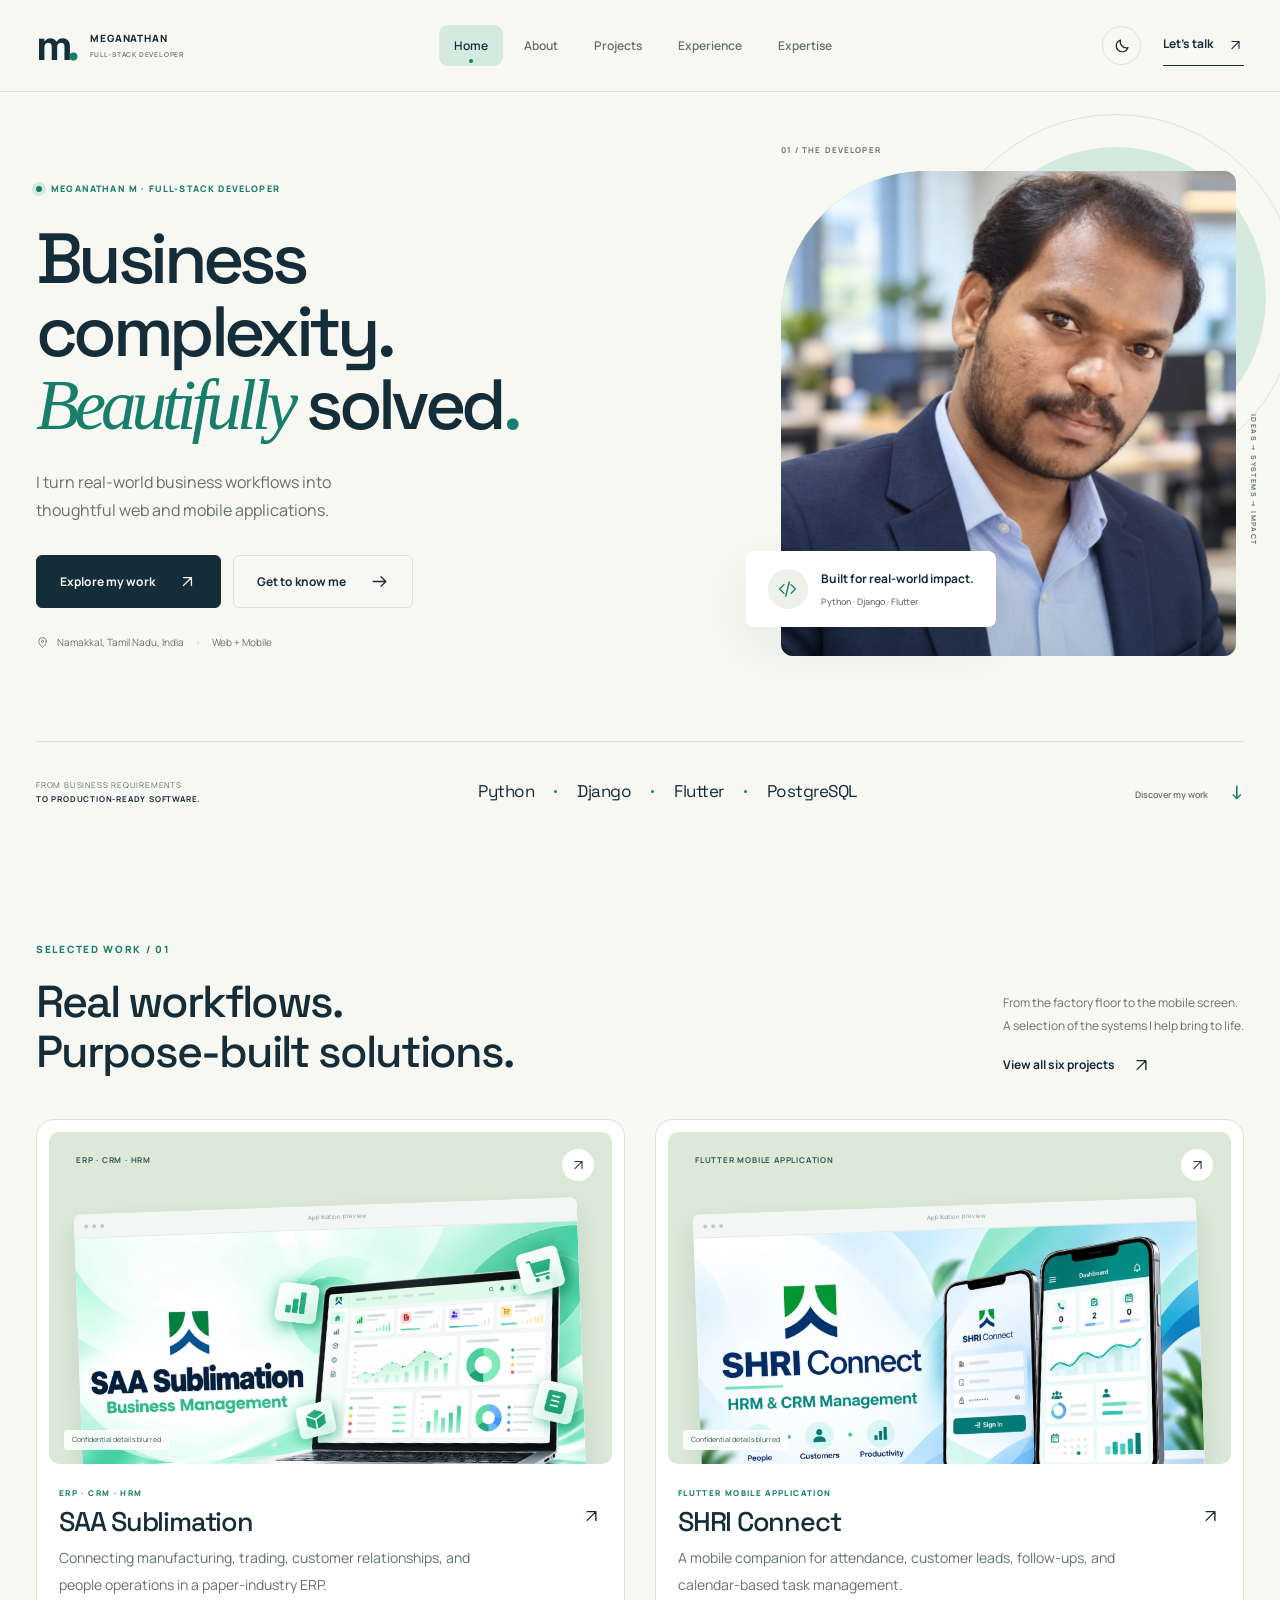
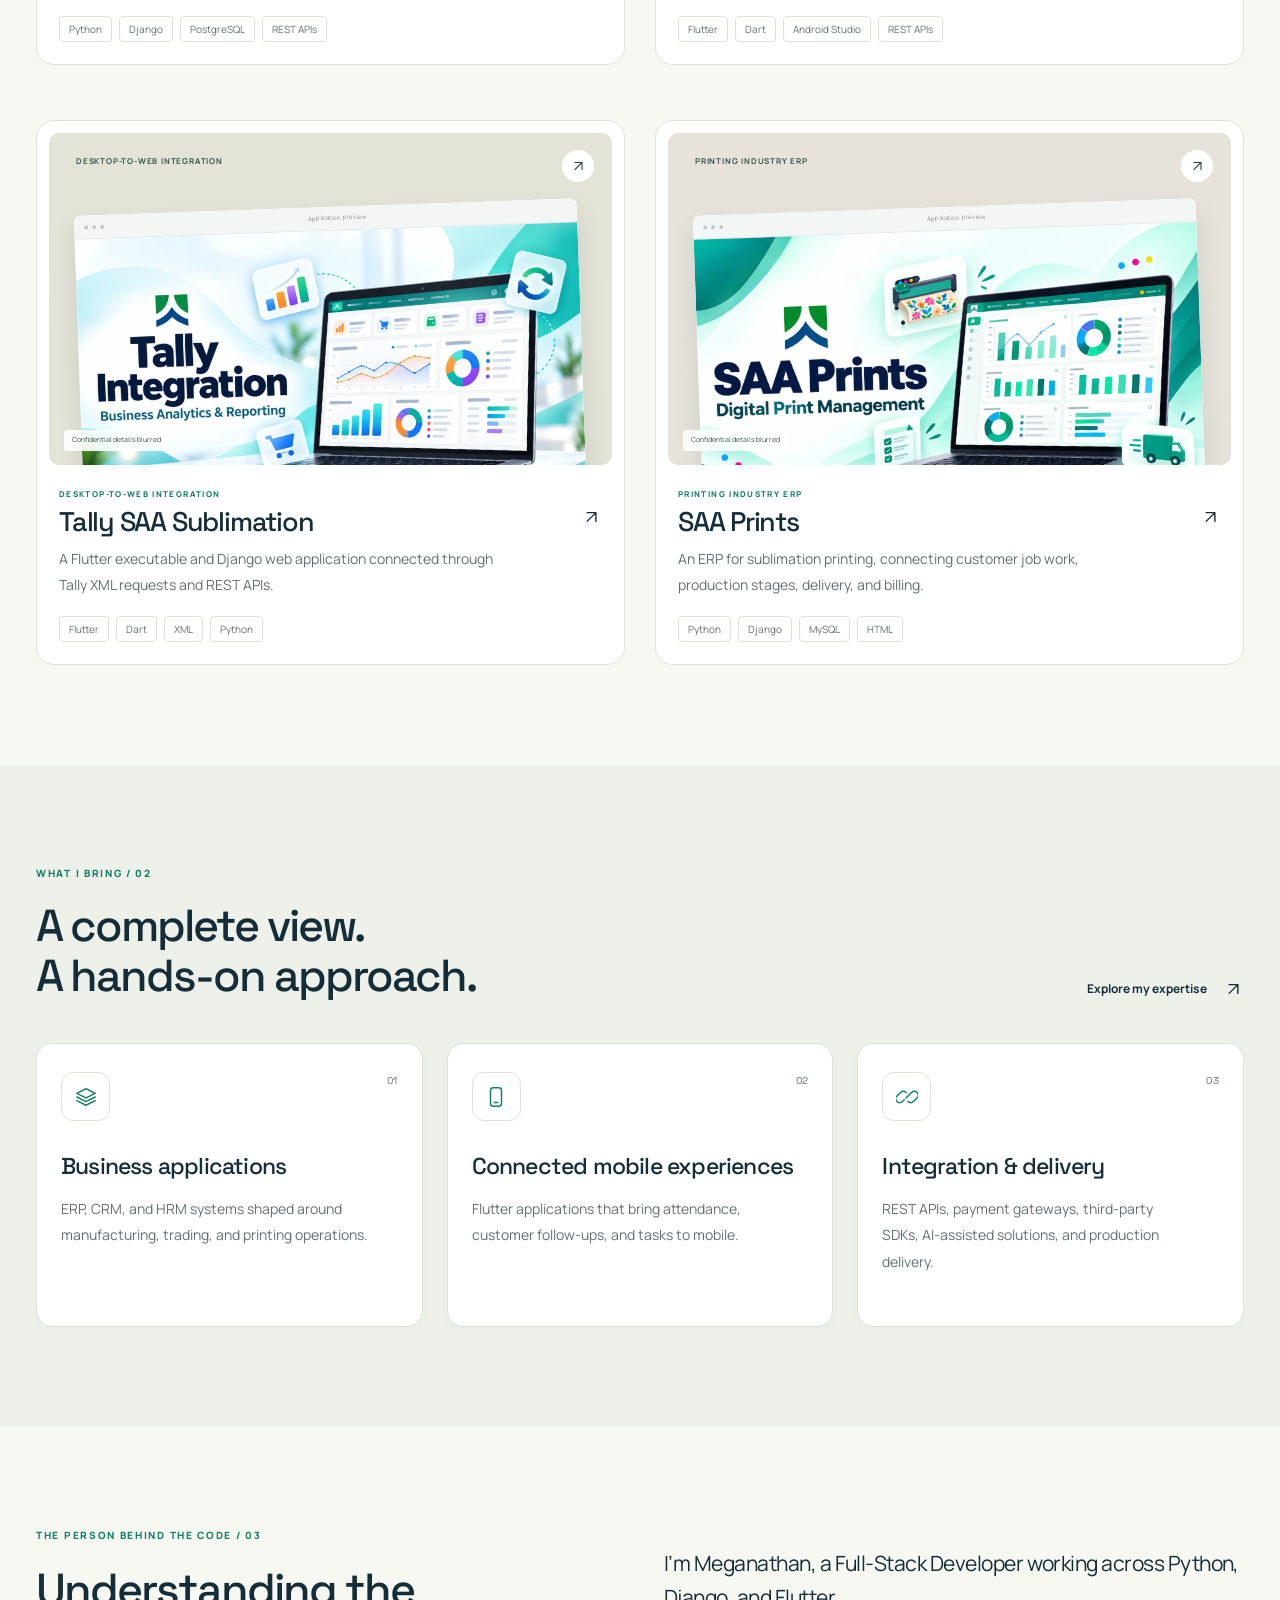
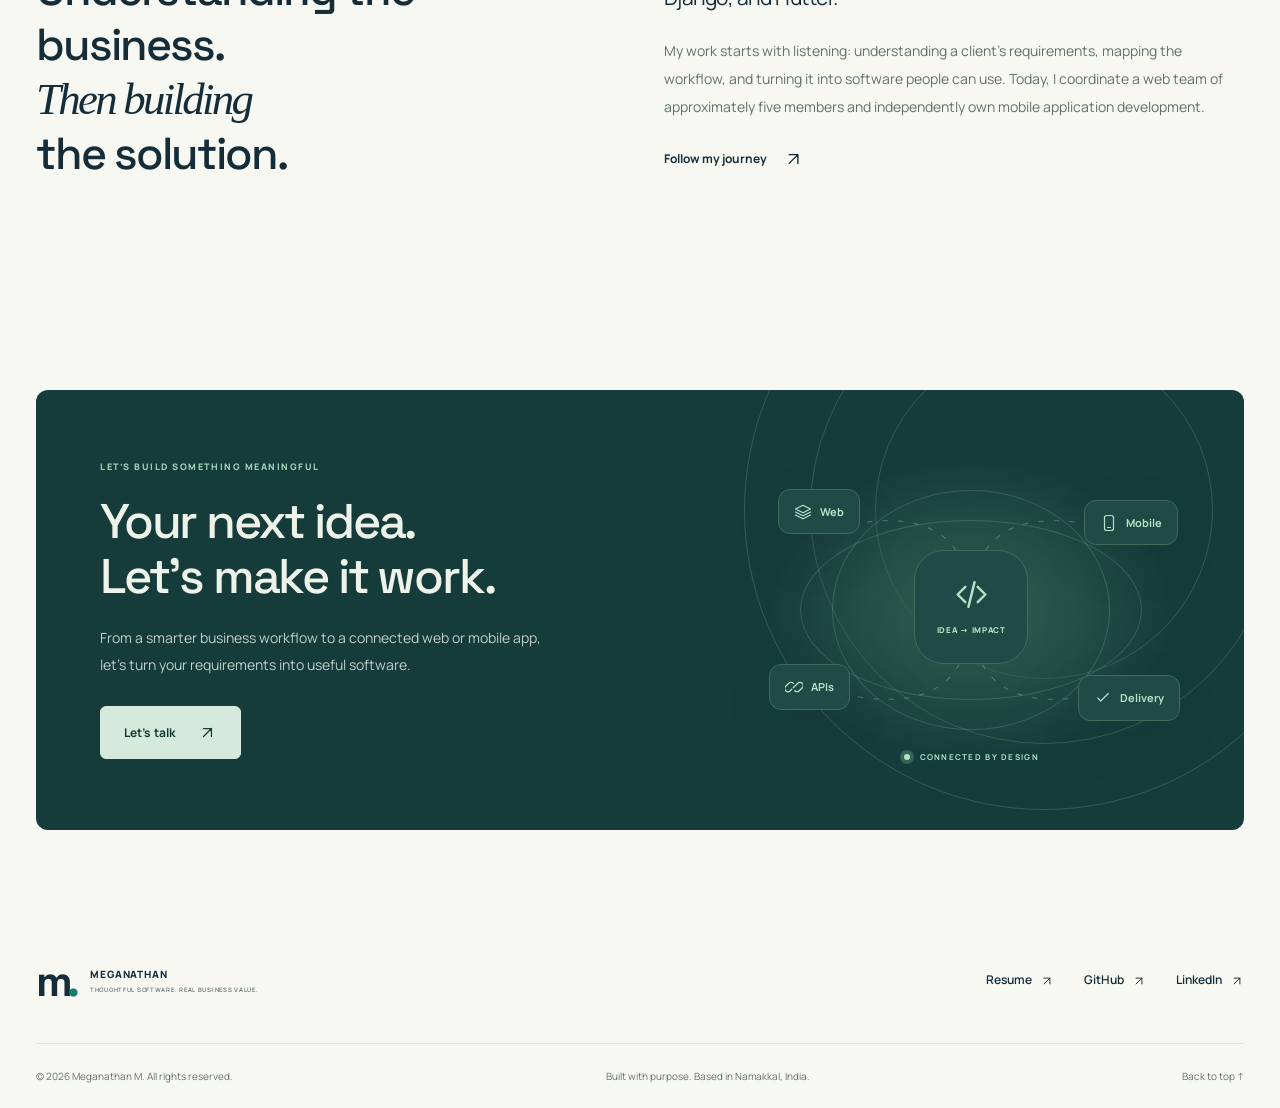
<file: index.html>
<!doctype html>
<html lang="en" data-bs-theme="light">
  <head>
    <meta charset="utf-8" />
    <meta name="viewport" content="width=device-width, initial-scale=1" />
    <meta name="color-scheme" content="light dark" />
    <meta name="theme-color" content="#f7f8f2" />
    <title>Full-Stack Developer | Meganathan M</title>
    <meta
      name="description"
      content="Meganathan M — Full-Stack Developer building business web applications, ERP systems, and Flutter mobile experiences."
    />
    <meta property="og:title" content="Full-Stack Developer | Meganathan M" />
    <meta
      property="og:description"
      content="Meganathan M — Full-Stack Developer building business web applications, ERP systems, and Flutter mobile experiences."
    />
    <meta property="og:type" content="website" />
    <meta name="author" content="Meganathan M" />
    <link rel="icon" type="image/svg+xml" href="assets/favicon.svg" />
    <script src="assets/theme.js"></script>
    <link rel="stylesheet" href="assets/vendor/bootstrap.min.css" />
    <link rel="stylesheet" href="assets/fonts/fonts.css" />
    <link rel="stylesheet" href="assets/style.css" />
  </head>

  <body>
    <a class="skip-link" href="#main">Skip to content</a>
    <header class="site-header">
      <div class="container header-inner">
        <a class="brand" href="index.html" aria-label="Meganathan M home"
          ><span class="brand-symbol">m<span>.</span></span
          ><span class="brand-name"
            >MEGANATHAN<span>FULL-STACK DEVELOPER</span></span
          ></a
        >
        <nav class="desktop-nav" aria-label="Main navigation">
          <a href="index.html" class="active" aria-current="page">Home</a
          ><a href="about.html">About</a><a href="projects.html">Projects</a
          ><a href="experience.html">Experience</a
          ><a href="expertise.html">Expertise</a>
        </nav>
        <div class="header-actions">
          <button
            class="theme-toggle"
            type="button"
            aria-label="Switch to dark theme"
            title="Switch theme"
          >
            <svg
              class="icon sun-icon"
              width="24"
              height="24"
              viewBox="0 0 24 24"
              fill="none"
              stroke="currentColor"
              stroke-width="1.6"
              stroke-linecap="round"
              stroke-linejoin="round"
              aria-hidden="true"
            >
              <circle cx="12" cy="12" r="4" />
              <path
                d="M12 2v2m0 16v2M2 12h2m16 0h2M5 5l1.5 1.5m11 11L19 19M5 19l1.5-1.5m11-11L19 5"
              /></svg
            ><svg
              class="icon moon-icon"
              width="24"
              height="24"
              viewBox="0 0 24 24"
              fill="none"
              stroke="currentColor"
              stroke-width="1.6"
              stroke-linecap="round"
              stroke-linejoin="round"
              aria-hidden="true"
            >
              <path d="M20 14a8 8 0 0 1-10-10 8 8 0 1 0 10 10Z" />
            </svg></button
          ><a class="header-contact" href="contact.html"
            >Let’s talk
            <svg
              class="icon"
              width="24"
              height="24"
              viewBox="0 0 24 24"
              fill="none"
              stroke="currentColor"
              stroke-width="1.6"
              stroke-linecap="round"
              stroke-linejoin="round"
              aria-hidden="true"
            >
              <path d="M7 17 17 7M7 7h10v10" /></svg></a
          ><button
            class="menu-toggle"
            type="button"
            aria-label="Open navigation"
            aria-expanded="false"
            aria-controls="mobile-nav"
          >
            <svg
              class="icon"
              width="24"
              height="24"
              viewBox="0 0 24 24"
              fill="none"
              stroke="currentColor"
              stroke-width="1.6"
              stroke-linecap="round"
              stroke-linejoin="round"
              aria-hidden="true"
            >
              <path d="M4 7h16M4 12h16M4 17h16" />
            </svg>
          </button>
        </div>
      </div>
      <nav
        id="mobile-nav"
        class="mobile-nav"
        aria-label="Mobile navigation"
        hidden
      >
        <a href="index.html" aria-current="page">Home</a
        ><a href="about.html">About</a><a href="projects.html">Projects</a
        ><a href="experience.html">Experience</a
        ><a href="expertise.html">Expertise</a><a href="resume.html">Resume</a
        ><a href="contact.html">Contact</a>
      </nav>
    </header>
    <main id="main">
      <section class="hero">
        <div class="container">
          <div class="row align-items-center g-5">
            <div class="col-lg-7 hero-copy">
              <span class="eyebrow hero-eyebrow"
                ><i class="status-dot"></i> MEGANATHAN M · Full-Stack
                Developer</span
              >
              <h1>
                Business<br />complexity.<br /><span class="serif-accent"
                  >Beautifully</span
                >
                solved<span class="teal">.</span>
              </h1>
              <p>
                I turn real-world business workflows into<br
                  class="d-none d-xl-block"
                />
                thoughtful web and mobile applications.
              </p>
              <div class="hero-buttons">
                <a class="btn btn-primary" href="projects.html"
                  >Explore my work<svg
                    class="icon"
                    width="24"
                    height="24"
                    viewBox="0 0 24 24"
                    fill="none"
                    stroke="currentColor"
                    stroke-width="1.6"
                    stroke-linecap="round"
                    stroke-linejoin="round"
                    aria-hidden="true"
                  >
                    <path d="M7 17 17 7M7 7h10v10" /></svg></a
                ><a class="btn btn-outline" href="about.html"
                  >Get to know me<svg
                    class="icon"
                    width="24"
                    height="24"
                    viewBox="0 0 24 24"
                    fill="none"
                    stroke="currentColor"
                    stroke-width="1.6"
                    stroke-linecap="round"
                    stroke-linejoin="round"
                    aria-hidden="true"
                  >
                    <path d="M4 12h16m-6-6 6 6-6 6" /></svg
                ></a>
              </div>
              <div class="hero-location">
                <svg
                  class="icon"
                  width="24"
                  height="24"
                  viewBox="0 0 24 24"
                  fill="none"
                  stroke="currentColor"
                  stroke-width="1.6"
                  stroke-linecap="round"
                  stroke-linejoin="round"
                  aria-hidden="true"
                >
                  <path d="M19 10c0 5-7 11-7 11S5 15 5 10a7 7 0 1 1 14 0Z" />
                  <circle cx="12" cy="10" r="2" />
                </svg>
                Namakkal, Tamil Nadu, India <span>·</span> Web + Mobile
              </div>
            </div>
            <div class="col-lg-5">
              <div class="portrait-scene">
                <span class="portrait-index">01 / THE DEVELOPER</span>
                <div class="portrait-orbit" aria-hidden="true"></div>
                <div class="portrait-frame">
                  <img
                    src="assets/images/meganathan.webp"
                    width="1000"
                    height="1293"
                    alt="Meganathan M, Full-Stack Developer"
                    fetchpriority="high"
                  />
                </div>
                <div class="portrait-tag">
                  <span class="tag-icon"
                    ><svg
                      class="icon"
                      width="24"
                      height="24"
                      viewBox="0 0 24 24"
                      fill="none"
                      stroke="currentColor"
                      stroke-width="1.6"
                      stroke-linecap="round"
                      stroke-linejoin="round"
                      aria-hidden="true"
                    >
                      <path
                        d="m8 7-5 5 5 5m8-10 5 5-5 5M14 4l-4 16"
                      /></svg></span
                  ><span
                    >Built for real-world impact.<small
                      >Python · Django · Flutter</small
                    ></span
                  >
                </div>
                <span class="portrait-note">IDEAS → SYSTEMS → IMPACT</span>
              </div>
            </div>
          </div>
          <div class="hero-bottom">
            <span
              >FROM BUSINESS REQUIREMENTS<br /><strong
                >TO PRODUCTION-READY SOFTWARE.</strong
              ></span
            >
            <div class="hero-stack">
              <span>Python</span><i></i><span>Django</span><i></i
              ><span>Flutter</span><i></i><span>PostgreSQL</span>
            </div>
            <a class="scroll-link" href="#selected-work"
              >Discover my work <span>↓</span></a
            >
          </div>
        </div>
      </section>
      <section class="section" id="selected-work">
        <div class="container">
          <div class="section-heading">
            <div>
              <span class="eyebrow">SELECTED WORK / 01</span>
              <h2>Real workflows.<br />Purpose-built solutions.</h2>
            </div>
            <div class="heading-aside">
              <p>
                From the factory floor to the mobile screen.<br />A selection of
                the systems I help bring to life.
              </p>
              <a class="text-link" href="projects.html"
                >View all six projects
                <svg
                  class="icon"
                  width="24"
                  height="24"
                  viewBox="0 0 24 24"
                  fill="none"
                  stroke="currentColor"
                  stroke-width="1.6"
                  stroke-linecap="round"
                  stroke-linejoin="round"
                  aria-hidden="true"
                >
                  <path d="M7 17 17 7M7 7h10v10" /></svg
              ></a>
            </div>
          </div>
          <div class="project-grid">
            <article class="project-card" data-category="Web & ERP">
              <a
                class="project-visual tint-saa-sublimation"
                href="projects/saa-sublimation.html"
                aria-label="Explore SAA Sublimation"
              >
                <span class="project-kind">ERP · CRM · HRM</span>
                <div class="browser-preview">
                  <div class="browser-bar">
                    <i></i><i></i><i></i><span>Application preview</span>
                  </div>
                  <img
                    src="assets/projects/saa-sublimation/thumbnail-landscape.webp"
                    alt="SAA Sublimation interface with confidential content permanently blurred"
                    loading="lazy"
                    width="1600"
                    height="730"
                  />
                </div>
                <span class="visual-caption">Confidential details blurred</span
                ><span class="project-open"
                  ><svg
                    class="icon"
                    width="24"
                    height="24"
                    viewBox="0 0 24 24"
                    fill="none"
                    stroke="currentColor"
                    stroke-width="1.6"
                    stroke-linecap="round"
                    stroke-linejoin="round"
                    aria-hidden="true"
                  >
                    <path d="M7 17 17 7M7 7h10v10" /></svg
                ></span>
              </a>
              <div class="project-info">
                <div>
                  <span class="eyebrow">ERP · CRM · HRM</span>
                  <h3>
                    <a href="projects/saa-sublimation.html">SAA Sublimation</a>
                  </h3>
                </div>
                <a
                  class="text-link"
                  href="projects/saa-sublimation.html"
                  aria-label="Read SAA Sublimation case study"
                  ><svg
                    class="icon"
                    width="24"
                    height="24"
                    viewBox="0 0 24 24"
                    fill="none"
                    stroke="currentColor"
                    stroke-width="1.6"
                    stroke-linecap="round"
                    stroke-linejoin="round"
                    aria-hidden="true"
                  >
                    <path d="M7 17 17 7M7 7h10v10" /></svg
                ></a>
              </div>
              <p>
                Connecting manufacturing, trading, customer relationships, and
                people operations in a paper-industry ERP.
              </p>
              <div class="tags">
                <span>Python</span><span>Django</span><span>PostgreSQL</span
                ><span>REST APIs</span>
              </div>
            </article>
            <article class="project-card" data-category="Mobile">
              <a
                class="project-visual tint-saa-sublimation"
                href="projects/shri-connect.html"
                aria-label="Explore SAA Sublimation"
              >
                <span class="project-kind">Flutter mobile application</span>
                <div class="browser-preview">
                  <div class="browser-bar">
                    <i></i><i></i><i></i><span>Application preview</span>
                  </div>
                  <img
                    src="assets/projects/shri-connect/thumbnail-landscape.webp"
                    alt="SHRI Connect interface with confidential content permanently blurred"
                    loading="lazy"
                    width="1600"
                    height="730"
                  />
                </div>
                <span class="visual-caption">Confidential details blurred</span
                ><span class="project-open"
                  ><svg
                    class="icon"
                    width="24"
                    height="24"
                    viewBox="0 0 24 24"
                    fill="none"
                    stroke="currentColor"
                    stroke-width="1.6"
                    stroke-linecap="round"
                    stroke-linejoin="round"
                    aria-hidden="true"
                  >
                    <path d="M7 17 17 7M7 7h10v10" /></svg
                ></span>
              </a>
              <div class="project-info">
                <div>
                  <span class="eyebrow">Flutter mobile application</span>
                  <h3><a href="projects/shri-connect.html">SHRI Connect</a></h3>
                </div>
                <a
                  class="text-link"
                  href="projects/shri-connect.html"
                  aria-label="Read SAA Sublimation case study"
                  ><svg
                    class="icon"
                    width="24"
                    height="24"
                    viewBox="0 0 24 24"
                    fill="none"
                    stroke="currentColor"
                    stroke-width="1.6"
                    stroke-linecap="round"
                    stroke-linejoin="round"
                    aria-hidden="true"
                  >
                    <path d="M7 17 17 7M7 7h10v10" /></svg
                ></a>
              </div>
              <p>
                A mobile companion for attendance, customer leads, follow-ups,
                and calendar-based task management.
              </p>
              <div class="tags">
                <span>Flutter</span><span>Dart</span><span>Android Studio</span
                ><span>REST APIs</span>
              </div>
            </article>
            <article class="project-card" data-category="Integration">
              <a
                class="project-visual tint-tally-integration"
                href="projects/tally-integration.html"
                aria-label="Explore Tally SAA Sublimation"
              >
                <span class="project-kind">Desktop-to-web integration</span>
                <div class="browser-preview">
                  <div class="browser-bar">
                    <i></i><i></i><i></i><span>Application preview</span>
                  </div>
                  <img
                    src="assets/projects/tally-integration/thumbnail-landscape.webp"
                    alt="Tally SAA Sublimation interface with confidential content permanently blurred"
                    loading="lazy"
                    width="1600"
                    height="730"
                  />
                </div>
                <span class="visual-caption">Confidential details blurred</span
                ><span class="project-open"
                  ><svg
                    class="icon"
                    width="24"
                    height="24"
                    viewBox="0 0 24 24"
                    fill="none"
                    stroke="currentColor"
                    stroke-width="1.6"
                    stroke-linecap="round"
                    stroke-linejoin="round"
                    aria-hidden="true"
                  >
                    <path d="M7 17 17 7M7 7h10v10" /></svg
                ></span>
              </a>
              <div class="project-info">
                <div>
                  <span class="eyebrow">Desktop-to-web integration</span>
                  <h3>
                    <a href="projects/tally-integration.html"
                      >Tally SAA Sublimation</a
                    >
                  </h3>
                </div>
                <a
                  class="text-link"
                  href="projects/tally-integration.html"
                  aria-label="Read Tally SAA Sublimation case study"
                  ><svg
                    class="icon"
                    width="24"
                    height="24"
                    viewBox="0 0 24 24"
                    fill="none"
                    stroke="currentColor"
                    stroke-width="1.6"
                    stroke-linecap="round"
                    stroke-linejoin="round"
                    aria-hidden="true"
                  >
                    <path d="M7 17 17 7M7 7h10v10" /></svg
                ></a>
              </div>
              <p>
                A Flutter executable and Django web application connected
                through Tally XML requests and REST APIs.
              </p>
              <div class="tags">
                <span>Flutter</span><span>Dart</span><span>XML</span
                ><span>Python</span>
              </div>
            </article>
            <article class="project-card" data-category="Web & ERP">
              <a
                class="project-visual tint-saa-prints"
                href="projects/saa-prints.html"
                aria-label="Explore SAA Prints"
              >
                <span class="project-kind">Printing industry ERP</span>
                <div class="browser-preview">
                  <div class="browser-bar">
                    <i></i><i></i><i></i><span>Application preview</span>
                  </div>
                  <img
                    src="assets/projects/saa-prints/thumbnail-landscape.webp"
                    alt="SAA Prints interface with confidential content permanently blurred"
                    loading="lazy"
                    width="1600"
                    height="730"
                  />
                </div>
                <span class="visual-caption">Confidential details blurred</span
                ><span class="project-open"
                  ><svg
                    class="icon"
                    width="24"
                    height="24"
                    viewBox="0 0 24 24"
                    fill="none"
                    stroke="currentColor"
                    stroke-width="1.6"
                    stroke-linecap="round"
                    stroke-linejoin="round"
                    aria-hidden="true"
                  >
                    <path d="M7 17 17 7M7 7h10v10" /></svg
                ></span>
              </a>
              <div class="project-info">
                <div>
                  <span class="eyebrow">Printing industry ERP</span>
                  <h3><a href="projects/saa-prints.html">SAA Prints</a></h3>
                </div>
                <a
                  class="text-link"
                  href="projects/saa-prints.html"
                  aria-label="Read SAA Prints case study"
                  ><svg
                    class="icon"
                    width="24"
                    height="24"
                    viewBox="0 0 24 24"
                    fill="none"
                    stroke="currentColor"
                    stroke-width="1.6"
                    stroke-linecap="round"
                    stroke-linejoin="round"
                    aria-hidden="true"
                  >
                    <path d="M7 17 17 7M7 7h10v10" /></svg
                ></a>
              </div>
              <p>
                An ERP for sublimation printing, connecting customer job work,
                production stages, delivery, and billing.
              </p>
              <div class="tags">
                <span>Python</span><span>Django</span><span>MySQL</span
                ><span>HTML</span>
              </div>
            </article>
          </div>
        </div>
      </section>
      <section class="section expertise-strip">
        <div class="container">
          <div class="section-heading">
            <div>
              <span class="eyebrow">WHAT I BRING / 02</span>
              <h2>A complete view.<br />A hands-on approach.</h2>
            </div>
            <a class="text-link" href="expertise.html"
              >Explore my expertise
              <svg
                class="icon"
                width="24"
                height="24"
                viewBox="0 0 24 24"
                fill="none"
                stroke="currentColor"
                stroke-width="1.6"
                stroke-linecap="round"
                stroke-linejoin="round"
                aria-hidden="true"
              >
                <path d="M7 17 17 7M7 7h10v10" /></svg
            ></a>
          </div>
          <div class="row g-4">
            <div class="col-md-4">
              <div class="capability">
                <span class="capability-icon"
                  ><svg
                    class="icon"
                    width="24"
                    height="24"
                    viewBox="0 0 24 24"
                    fill="none"
                    stroke="currentColor"
                    stroke-width="1.6"
                    stroke-linecap="round"
                    stroke-linejoin="round"
                    aria-hidden="true"
                  >
                    <path
                      d="m12 3 10 5-10 5L2 8l10-5Zm-10 9 10 5 10-5M2 16l10 5 10-5"
                    /></svg></span
                ><span class="small-index">01</span>
                <h3>Business applications</h3>
                <p>
                  ERP, CRM, and HRM systems shaped around manufacturing,
                  trading, and printing operations.
                </p>
              </div>
            </div>
            <div class="col-md-4">
              <div class="capability">
                <span class="capability-icon"
                  ><svg
                    class="icon"
                    width="24"
                    height="24"
                    viewBox="0 0 24 24"
                    fill="none"
                    stroke="currentColor"
                    stroke-width="1.6"
                    stroke-linecap="round"
                    stroke-linejoin="round"
                    aria-hidden="true"
                  >
                    <rect x="6" y="2" width="12" height="20" rx="3" />
                    <path d="M10 18h4" /></svg></span
                ><span class="small-index">02</span>
                <h3>Connected mobile experiences</h3>
                <p>
                  Flutter applications that bring attendance, customer
                  follow-ups, and tasks to mobile.
                </p>
              </div>
            </div>
            <div class="col-md-4">
              <div class="capability">
                <span class="capability-icon"
                  ><svg
                    class="icon"
                    width="24"
                    height="24"
                    viewBox="0 0 24 24"
                    fill="none"
                    stroke="currentColor"
                    stroke-width="1.6"
                    stroke-linecap="round"
                    stroke-linejoin="round"
                    aria-hidden="true"
                  >
                    <path
                      d="m10 13 4-4m-6 6-2 2a4 4 0 0 1-6-6l4-4a4 4 0 0 1 6 0m4 2 2-2a4 4 0 0 1 6 6l-4 4a4 4 0 0 1-6 0"
                      transform="translate(1 0)"
                    /></svg></span
                ><span class="small-index">03</span>
                <h3>Integration & delivery</h3>
                <p>
                  REST APIs, payment gateways, third-party SDKs, AI-assisted
                  solutions, and production delivery.
                </p>
              </div>
            </div>
          </div>
        </div>
      </section>
      <section class="section about-preview">
        <div class="container">
          <div class="row g-5 align-items-center">
            <div class="col-lg-5">
              <span class="eyebrow">THE PERSON BEHIND THE CODE / 03</span>
              <h2>
                Understanding the business.<br /><span class="serif-accent"
                  >Then building</span
                ><br />the solution.
              </h2>
            </div>
            <div class="col-lg-6 offset-lg-1">
              <p class="large-copy">
                I’m Meganathan, a Full-Stack Developer working across Python,
                Django, and Flutter.
              </p>
              <p>
                My work starts with listening: understanding a client’s
                requirements, mapping the workflow, and turning it into software
                people can use. Today, I coordinate a web team of approximately
                five members and independently own mobile application
                development.
              </p>
              <a class="text-link" href="experience.html"
                >Follow my journey
                <svg
                  class="icon"
                  width="24"
                  height="24"
                  viewBox="0 0 24 24"
                  fill="none"
                  stroke="currentColor"
                  stroke-width="1.6"
                  stroke-linecap="round"
                  stroke-linejoin="round"
                  aria-hidden="true"
                >
                  <path d="M7 17 17 7M7 7h10v10" /></svg
              ></a>
            </div>
          </div>
        </div>
      </section>
      <section class="section">
        <div class="container">
          <div class="cta-panel">
            <div class="cta-orbit" aria-hidden="true"></div>
            <div class="cta-copy">
              <span class="eyebrow">LET’S BUILD SOMETHING MEANINGFUL</span>
              <h2>Your next idea.<br />Let’s make it work.</h2>
              <p>
                From a smarter business workflow to a connected web or mobile
                app,<br class="d-none d-md-block" />
                let’s turn your requirements into useful software.
              </p>
              <a class="btn btn-light" href="contact.html"
                >Let’s talk<svg
                  class="icon"
                  width="24"
                  height="24"
                  viewBox="0 0 24 24"
                  fill="none"
                  stroke="currentColor"
                  stroke-width="1.6"
                  stroke-linecap="round"
                  stroke-linejoin="round"
                  aria-hidden="true"
                >
                  <path d="M7 17 17 7M7 7h10v10" /></svg
              ></a>
            </div>
            <div class="development-visual visual-on-dark" aria-hidden="true">
              <div class="visual-ring ring-one"></div>
              <div class="visual-ring ring-two"></div>
              <svg class="visual-paths" viewBox="0 0 400 300">
                <path
                  d="M70 70 Q200 40 200 150 T330 230 M330 70 Q200 40 200 150 T70 230"
                />
              </svg>
              <div class="visual-core">
                <svg
                  class="icon"
                  width="24"
                  height="24"
                  viewBox="0 0 24 24"
                  fill="none"
                  stroke="currentColor"
                  stroke-width="1.6"
                  stroke-linecap="round"
                  stroke-linejoin="round"
                  aria-hidden="true"
                >
                  <path d="m8 7-5 5 5 5m8-10 5 5-5 5M14 4l-4 16" /></svg
                ><span>IDEA → IMPACT</span>
              </div>
              <div class="visual-node node-web">
                <svg
                  class="icon"
                  width="24"
                  height="24"
                  viewBox="0 0 24 24"
                  fill="none"
                  stroke="currentColor"
                  stroke-width="1.6"
                  stroke-linecap="round"
                  stroke-linejoin="round"
                  aria-hidden="true"
                >
                  <path
                    d="m12 3 10 5-10 5L2 8l10-5Zm-10 9 10 5 10-5M2 16l10 5 10-5"
                  /></svg
                ><span>Web</span>
              </div>
              <div class="visual-node node-mobile">
                <svg
                  class="icon"
                  width="24"
                  height="24"
                  viewBox="0 0 24 24"
                  fill="none"
                  stroke="currentColor"
                  stroke-width="1.6"
                  stroke-linecap="round"
                  stroke-linejoin="round"
                  aria-hidden="true"
                >
                  <rect x="6" y="2" width="12" height="20" rx="3" />
                  <path d="M10 18h4" /></svg
                ><span>Mobile</span>
              </div>
              <div class="visual-node node-api">
                <svg
                  class="icon"
                  width="24"
                  height="24"
                  viewBox="0 0 24 24"
                  fill="none"
                  stroke="currentColor"
                  stroke-width="1.6"
                  stroke-linecap="round"
                  stroke-linejoin="round"
                  aria-hidden="true"
                >
                  <path
                    d="m10 13 4-4m-6 6-2 2a4 4 0 0 1-6-6l4-4a4 4 0 0 1 6 0m4 2 2-2a4 4 0 0 1 6 6l-4 4a4 4 0 0 1-6 0"
                    transform="translate(1 0)"
                  /></svg
                ><span>APIs</span>
              </div>
              <div class="visual-node node-delivery">
                <svg
                  class="icon"
                  width="24"
                  height="24"
                  viewBox="0 0 24 24"
                  fill="none"
                  stroke="currentColor"
                  stroke-width="1.6"
                  stroke-linecap="round"
                  stroke-linejoin="round"
                  aria-hidden="true"
                >
                  <path d="m5 12 4 4L19 6" /></svg
                ><span>Delivery</span>
              </div>
              <div class="visual-caption-label">
                <i class="status-dot"></i> CONNECTED BY DESIGN
              </div>
            </div>
          </div>
        </div>
      </section>
    </main>
    <footer class="site-footer">
      <div class="container">
        <div class="footer-top">
          <a class="brand" href="index.html"
            ><span class="brand-symbol">m<span>.</span></span
            ><span class="brand-name"
              >MEGANATHAN<span
                >THOUGHTFUL SOFTWARE. REAL BUSINESS VALUE.</span
              ></span
            ></a
          >
          <div class="footer-links">
            <a href="resume.html"
              >Resume
              <svg
                class="icon"
                width="24"
                height="24"
                viewBox="0 0 24 24"
                fill="none"
                stroke="currentColor"
                stroke-width="1.6"
                stroke-linecap="round"
                stroke-linejoin="round"
                aria-hidden="true"
              >
                <path d="M7 17 17 7M7 7h10v10" /></svg></a
            ><a
              href="https://github.com/CoderMegaa"
              target="_blank"
              rel="noopener noreferrer"
              >GitHub
              <svg
                class="icon"
                width="24"
                height="24"
                viewBox="0 0 24 24"
                fill="none"
                stroke="currentColor"
                stroke-width="1.6"
                stroke-linecap="round"
                stroke-linejoin="round"
                aria-hidden="true"
              >
                <path d="M7 17 17 7M7 7h10v10" /></svg></a
            ><a
              href="https://www.linkedin.com/in/meganathan-m-107a9626a/"
              target="_blank"
              rel="noopener noreferrer"
              >LinkedIn
              <svg
                class="icon"
                width="24"
                height="24"
                viewBox="0 0 24 24"
                fill="none"
                stroke="currentColor"
                stroke-width="1.6"
                stroke-linecap="round"
                stroke-linejoin="round"
                aria-hidden="true"
              >
                <path d="M7 17 17 7M7 7h10v10" /></svg
            ></a>
          </div>
        </div>
        <div class="footer-bottom">
          <span
            >© <span data-year>2026</span> Meganathan M. All rights
            reserved.</span
          ><span>Built with purpose. Based in Namakkal, India.</span
          ><a href="#main">Back to top ↑</a>
        </div>
      </div>
    </footer>
    <script src="assets/vendor/bootstrap.bundle.min.js" defer></script>
    <script src="assets/app.js" defer></script>
  </body>
</html>
</file>
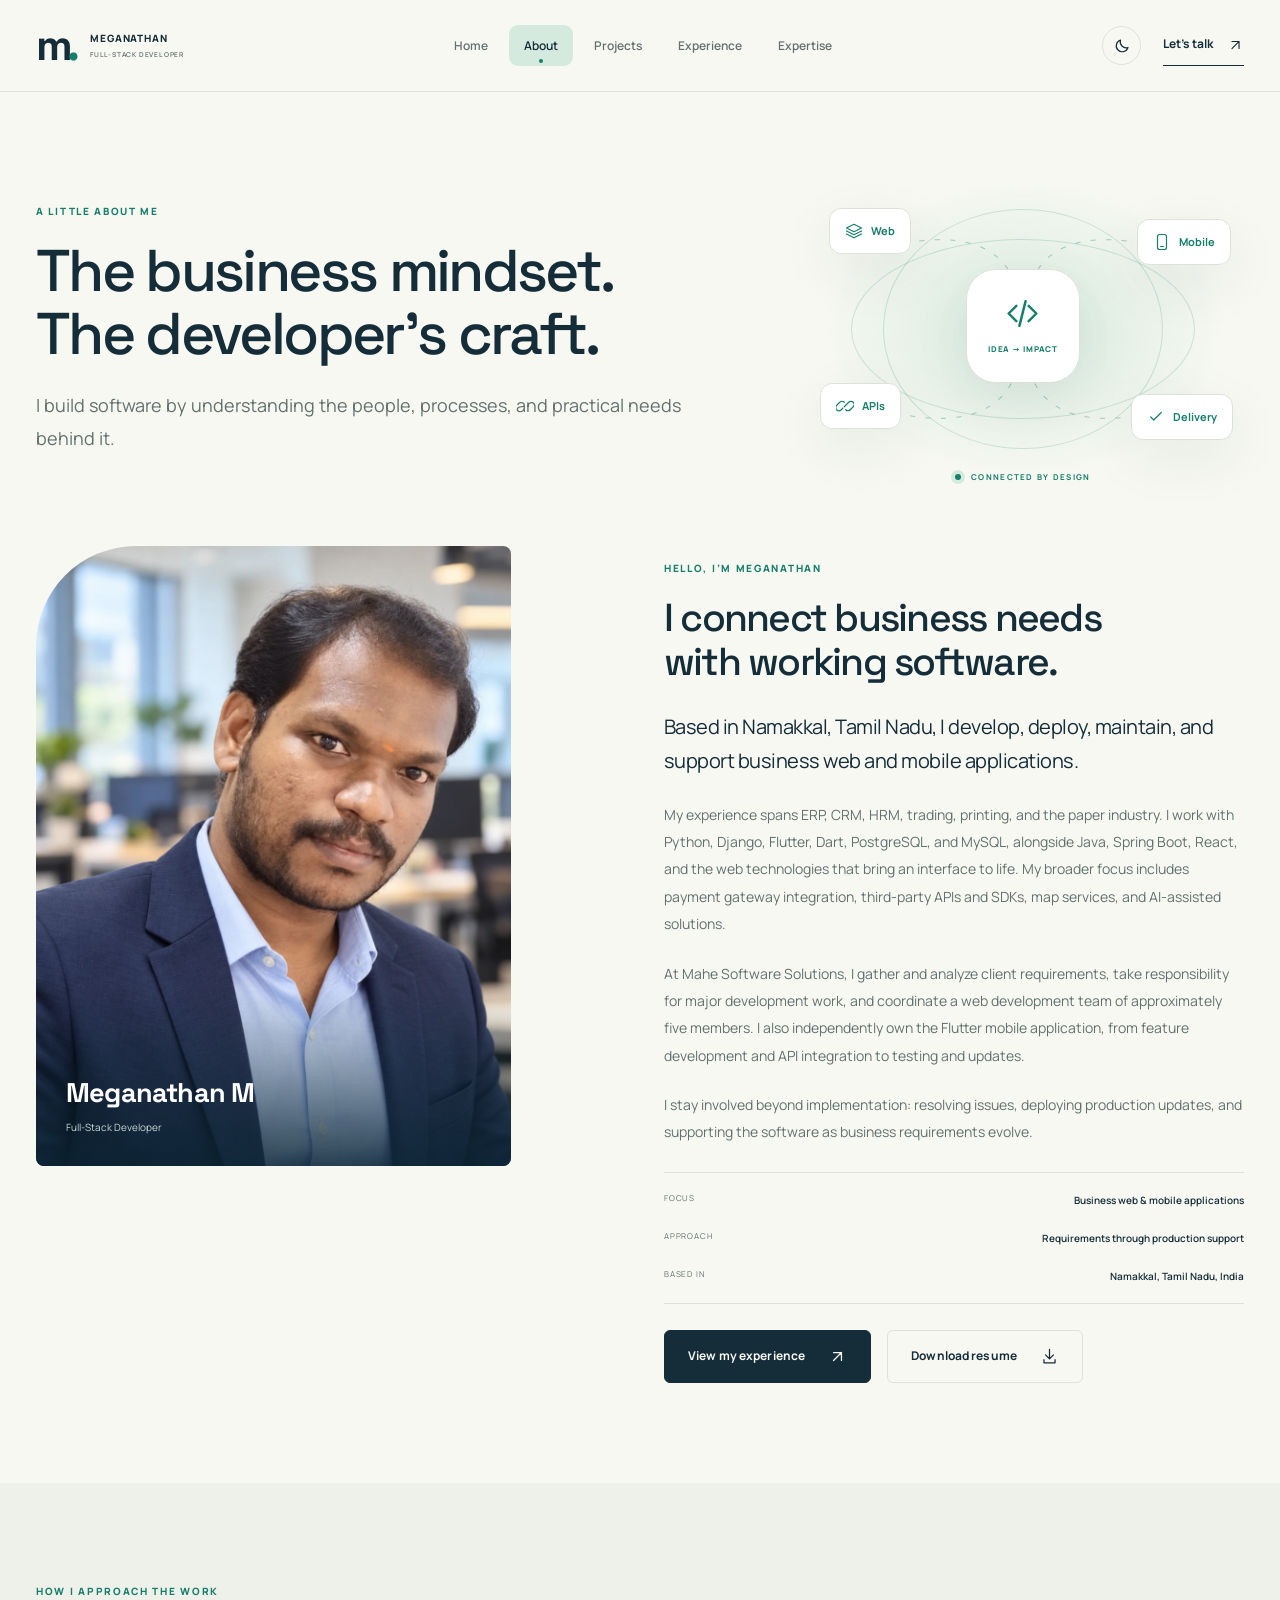
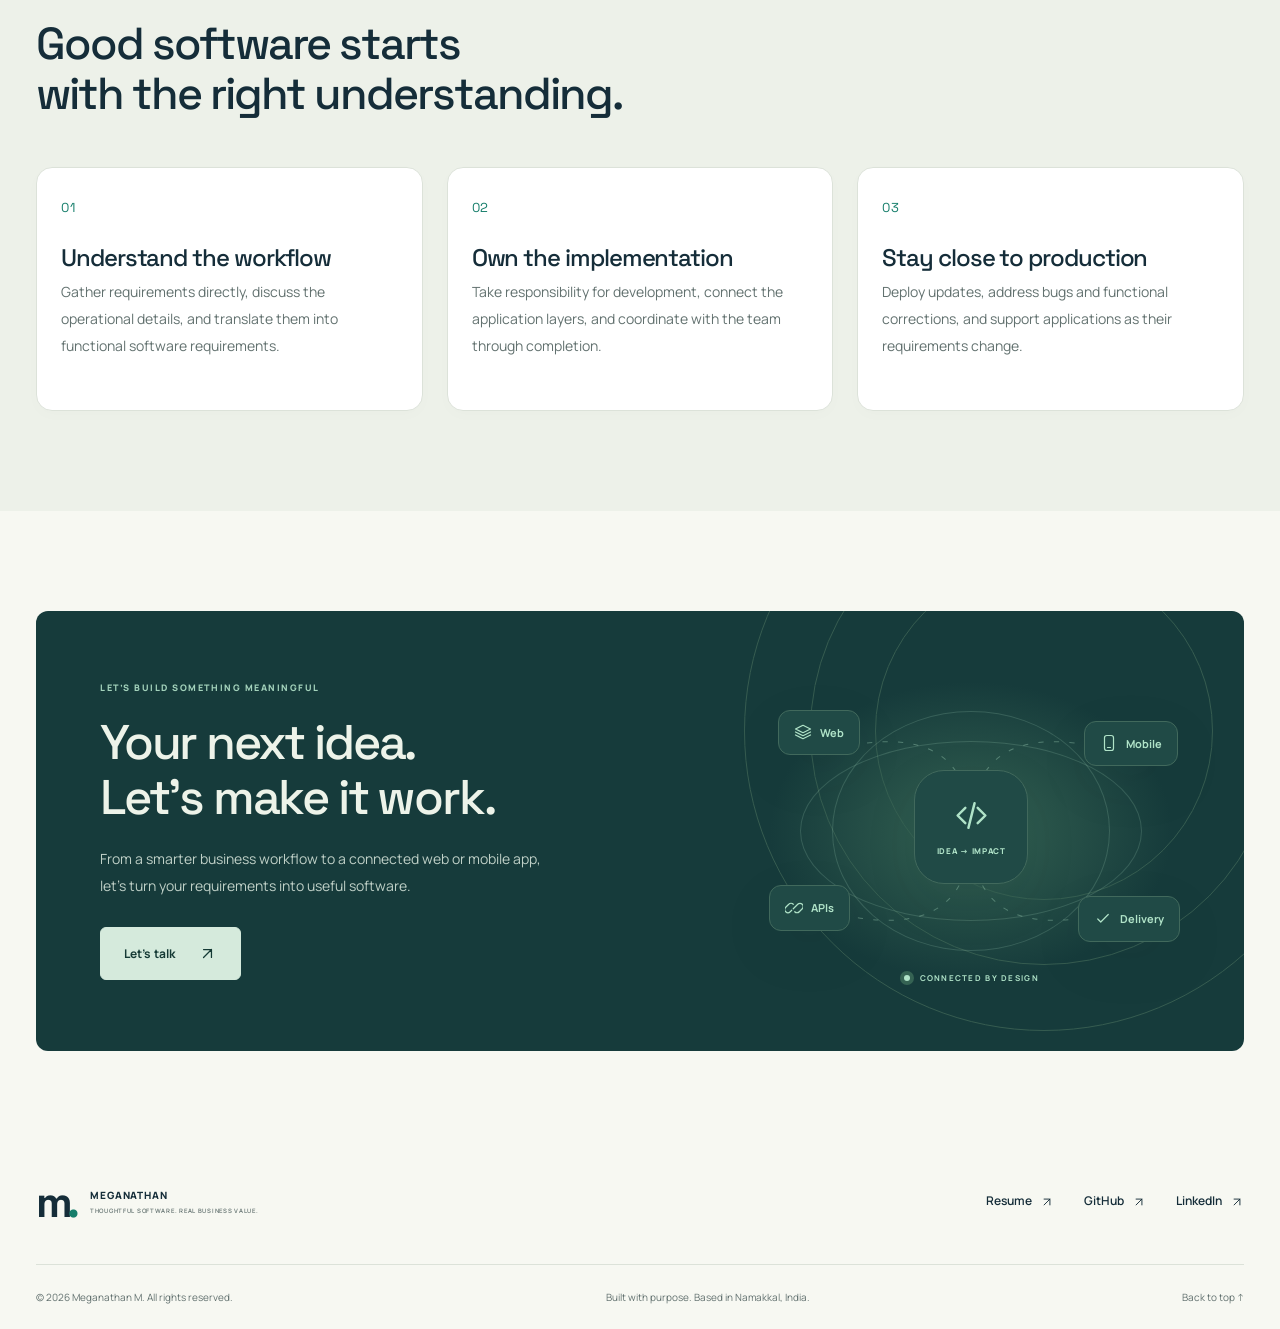
<file: about.html>
<!doctype html>
<html lang="en" data-bs-theme="light">
  <head>
    <meta charset="utf-8" />
    <meta name="viewport" content="width=device-width, initial-scale=1" />
    <meta name="color-scheme" content="light dark" />
    <meta name="theme-color" content="#f7f8f2" />
    <title>About | Meganathan M</title>
    <meta
      name="description"
      content="Meganathan M — Full-Stack Developer building business web applications, ERP systems, and Flutter mobile experiences."
    />
    <meta property="og:title" content="About | Meganathan M" />
    <meta
      property="og:description"
      content="Meganathan M — Full-Stack Developer building business web applications, ERP systems, and Flutter mobile experiences."
    />
    <meta property="og:type" content="website" />
    <meta name="author" content="Meganathan M" />
    <link rel="icon" type="image/svg+xml" href="assets/favicon.svg" />
    <script src="assets/theme.js"></script>
    <link rel="stylesheet" href="assets/vendor/bootstrap.min.css" />
    <link rel="stylesheet" href="assets/fonts/fonts.css" />
    <link rel="stylesheet" href="assets/style.css" />
  </head>
  <body>
    <a class="skip-link" href="#main">Skip to content</a>
    <header class="site-header">
      <div class="container header-inner">
        <a class="brand" href="index.html" aria-label="Meganathan M home"
          ><span class="brand-symbol">m<span>.</span></span
          ><span class="brand-name"
            >MEGANATHAN<span>FULL-STACK DEVELOPER</span></span
          ></a
        >
        <nav class="desktop-nav" aria-label="Main navigation">
          <a href="index.html">Home</a
          ><a href="about.html" class="active" aria-current="page">About</a
          ><a href="projects.html">Projects</a
          ><a href="experience.html">Experience</a
          ><a href="expertise.html">Expertise</a>
        </nav>
        <div class="header-actions">
          <button
            class="theme-toggle"
            type="button"
            aria-label="Switch to dark theme"
            title="Switch theme"
          >
            <svg
              class="icon sun-icon"
              width="24"
              height="24"
              viewBox="0 0 24 24"
              fill="none"
              stroke="currentColor"
              stroke-width="1.6"
              stroke-linecap="round"
              stroke-linejoin="round"
              aria-hidden="true"
            >
              <circle cx="12" cy="12" r="4" />
              <path
                d="M12 2v2m0 16v2M2 12h2m16 0h2M5 5l1.5 1.5m11 11L19 19M5 19l1.5-1.5m11-11L19 5"
              /></svg
            ><svg
              class="icon moon-icon"
              width="24"
              height="24"
              viewBox="0 0 24 24"
              fill="none"
              stroke="currentColor"
              stroke-width="1.6"
              stroke-linecap="round"
              stroke-linejoin="round"
              aria-hidden="true"
            >
              <path d="M20 14a8 8 0 0 1-10-10 8 8 0 1 0 10 10Z" />
            </svg></button
          ><a class="header-contact" href="contact.html"
            >Let’s talk
            <svg
              class="icon"
              width="24"
              height="24"
              viewBox="0 0 24 24"
              fill="none"
              stroke="currentColor"
              stroke-width="1.6"
              stroke-linecap="round"
              stroke-linejoin="round"
              aria-hidden="true"
            >
              <path d="M7 17 17 7M7 7h10v10" /></svg></a
          ><button
            class="menu-toggle"
            type="button"
            aria-label="Open navigation"
            aria-expanded="false"
            aria-controls="mobile-nav"
          >
            <svg
              class="icon"
              width="24"
              height="24"
              viewBox="0 0 24 24"
              fill="none"
              stroke="currentColor"
              stroke-width="1.6"
              stroke-linecap="round"
              stroke-linejoin="round"
              aria-hidden="true"
            >
              <path d="M4 7h16M4 12h16M4 17h16" />
            </svg>
          </button>
        </div>
      </div>
      <nav
        id="mobile-nav"
        class="mobile-nav"
        aria-label="Mobile navigation"
        hidden
      >
        <a href="index.html">Home</a
        ><a href="about.html" aria-current="page">About</a
        ><a href="projects.html">Projects</a
        ><a href="experience.html">Experience</a
        ><a href="expertise.html">Expertise</a><a href="resume.html">Resume</a
        ><a href="contact.html">Contact</a>
      </nav>
    </header>
    <main id="main">
      <section class="page-intro">
        <div class="container intro-layout">
          <div class="intro-copy">
            <div class="eyebrow">A LITTLE ABOUT ME</div>
            <h1>The business mindset.<br />The developer’s craft.</h1>
            <p class="lead">
              I build software by understanding the people, processes, and
              practical needs behind it.
            </p>
          </div>
          <div class="development-visual" aria-hidden="true">
            <div class="visual-ring ring-one"></div>
            <div class="visual-ring ring-two"></div>
            <svg class="visual-paths" viewBox="0 0 400 300">
              <path
                d="M70 70 Q200 40 200 150 T330 230 M330 70 Q200 40 200 150 T70 230"
              />
            </svg>
            <div class="visual-core">
              <svg
                class="icon"
                width="24"
                height="24"
                viewBox="0 0 24 24"
                fill="none"
                stroke="currentColor"
                stroke-width="1.6"
                stroke-linecap="round"
                stroke-linejoin="round"
                aria-hidden="true"
              >
                <path d="m8 7-5 5 5 5m8-10 5 5-5 5M14 4l-4 16" /></svg
              ><span>IDEA → IMPACT</span>
            </div>
            <div class="visual-node node-web">
              <svg
                class="icon"
                width="24"
                height="24"
                viewBox="0 0 24 24"
                fill="none"
                stroke="currentColor"
                stroke-width="1.6"
                stroke-linecap="round"
                stroke-linejoin="round"
                aria-hidden="true"
              >
                <path
                  d="m12 3 10 5-10 5L2 8l10-5Zm-10 9 10 5 10-5M2 16l10 5 10-5"
                /></svg
              ><span>Web</span>
            </div>
            <div class="visual-node node-mobile">
              <svg
                class="icon"
                width="24"
                height="24"
                viewBox="0 0 24 24"
                fill="none"
                stroke="currentColor"
                stroke-width="1.6"
                stroke-linecap="round"
                stroke-linejoin="round"
                aria-hidden="true"
              >
                <rect x="6" y="2" width="12" height="20" rx="3" />
                <path d="M10 18h4" /></svg
              ><span>Mobile</span>
            </div>
            <div class="visual-node node-api">
              <svg
                class="icon"
                width="24"
                height="24"
                viewBox="0 0 24 24"
                fill="none"
                stroke="currentColor"
                stroke-width="1.6"
                stroke-linecap="round"
                stroke-linejoin="round"
                aria-hidden="true"
              >
                <path
                  d="m10 13 4-4m-6 6-2 2a4 4 0 0 1-6-6l4-4a4 4 0 0 1 6 0m4 2 2-2a4 4 0 0 1 6 6l-4 4a4 4 0 0 1-6 0"
                  transform="translate(1 0)"
                /></svg
              ><span>APIs</span>
            </div>
            <div class="visual-node node-delivery">
              <svg
                class="icon"
                width="24"
                height="24"
                viewBox="0 0 24 24"
                fill="none"
                stroke="currentColor"
                stroke-width="1.6"
                stroke-linecap="round"
                stroke-linejoin="round"
                aria-hidden="true"
              >
                <path d="m5 12 4 4L19 6" /></svg
              ><span>Delivery</span>
            </div>
            <div class="visual-caption-label">
              <i class="status-dot"></i> CONNECTED BY DESIGN
            </div>
          </div>
        </div>
      </section>
      <section class="section pt-0">
        <div class="container">
          <div class="row g-5 align-items-start">
            <div class="col-lg-5">
              <div class="about-portrait">
                <img
                  src="assets/images/meganathan.webp"
                  alt="Meganathan M"
                  width="1000"
                  height="1293"
                />
                <div class="portrait-caption">
                  <strong>Meganathan M</strong><span>Full-Stack Developer</span>
                </div>
              </div>
            </div>
            <div class="col-lg-6 offset-lg-1 about-story">
              <span class="eyebrow">HELLO, I’M MEGANATHAN</span>
              <h2>I connect business needs<br />with working software.</h2>
              <p class="large-copy">
                Based in Namakkal, Tamil Nadu, I develop, deploy, maintain, and
                support business web and mobile applications.
              </p>
              <p>
                My experience spans ERP, CRM, HRM, trading, printing, and the
                paper industry. I work with Python, Django, Flutter, Dart,
                PostgreSQL, and MySQL, alongside Java, Spring Boot, React, and
                the web technologies that bring an interface to life. My broader
                focus includes payment gateway integration, third-party APIs and
                SDKs, map services, and AI-assisted solutions.
              </p>
              <p>
                At Mahe Software Solutions, I gather and analyze client
                requirements, take responsibility for major development work,
                and coordinate a web development team of approximately five
                members. I also independently own the Flutter mobile
                application, from feature development and API integration to
                testing and updates.
              </p>
              <p>
                I stay involved beyond implementation: resolving issues,
                deploying production updates, and supporting the software as
                business requirements evolve.
              </p>
              <div class="about-facts">
                <div>
                  <span>FOCUS</span
                  ><strong>Business web & mobile applications</strong>
                </div>
                <div>
                  <span>APPROACH</span
                  ><strong>Requirements through production support</strong>
                </div>
                <div>
                  <span>BASED IN</span
                  ><strong>Namakkal, Tamil Nadu, India</strong>
                </div>
              </div>
              <div class="d-flex flex-wrap gap-3">
                <a class="btn btn-primary" href="experience.html"
                  >View my experience<svg
                    class="icon"
                    width="24"
                    height="24"
                    viewBox="0 0 24 24"
                    fill="none"
                    stroke="currentColor"
                    stroke-width="1.6"
                    stroke-linecap="round"
                    stroke-linejoin="round"
                    aria-hidden="true"
                  >
                    <path d="M7 17 17 7M7 7h10v10" /></svg></a
                ><a
                  class="btn btn-outline"
                  href="assets/MEGANATHAN_M_Resume.pdf"
                  download
                  >Download resume<svg
                    class="icon"
                    width="24"
                    height="24"
                    viewBox="0 0 24 24"
                    fill="none"
                    stroke="currentColor"
                    stroke-width="1.6"
                    stroke-linecap="round"
                    stroke-linejoin="round"
                    aria-hidden="true"
                  >
                    <path d="M12 3v12m-5-5 5 5 5-5M5 16v4h14v-4" /></svg
                ></a>
              </div>
            </div>
          </div>
        </div>
      </section>
      <section class="section principles-section">
        <div class="container">
          <span class="eyebrow">HOW I APPROACH THE WORK</span>
          <h2>Good software starts<br />with the right understanding.</h2>
          <div class="row g-4 mt-4">
            <div class="col-md-4">
              <article class="principle">
                <span class="small-index">01</span>
                <h3>Understand the workflow</h3>
                <p>
                  Gather requirements directly, discuss the operational details,
                  and translate them into functional software requirements.
                </p>
              </article>
            </div>
            <div class="col-md-4">
              <article class="principle">
                <span class="small-index">02</span>
                <h3>Own the implementation</h3>
                <p>
                  Take responsibility for development, connect the application
                  layers, and coordinate with the team through completion.
                </p>
              </article>
            </div>
            <div class="col-md-4">
              <article class="principle">
                <span class="small-index">03</span>
                <h3>Stay close to production</h3>
                <p>
                  Deploy updates, address bugs and functional corrections, and
                  support applications as their requirements change.
                </p>
              </article>
            </div>
          </div>
        </div>
      </section>
      <section class="section">
        <div class="container">
          <div class="cta-panel">
            <div class="cta-orbit" aria-hidden="true"></div>
            <div class="cta-copy">
              <span class="eyebrow">LET’S BUILD SOMETHING MEANINGFUL</span>
              <h2>Your next idea.<br />Let’s make it work.</h2>
              <p>
                From a smarter business workflow to a connected web or mobile
                app,<br class="d-none d-md-block" />
                let’s turn your requirements into useful software.
              </p>
              <a class="btn btn-light" href="contact.html"
                >Let’s talk<svg
                  class="icon"
                  width="24"
                  height="24"
                  viewBox="0 0 24 24"
                  fill="none"
                  stroke="currentColor"
                  stroke-width="1.6"
                  stroke-linecap="round"
                  stroke-linejoin="round"
                  aria-hidden="true"
                >
                  <path d="M7 17 17 7M7 7h10v10" /></svg
              ></a>
            </div>
            <div class="development-visual visual-on-dark" aria-hidden="true">
              <div class="visual-ring ring-one"></div>
              <div class="visual-ring ring-two"></div>
              <svg class="visual-paths" viewBox="0 0 400 300">
                <path
                  d="M70 70 Q200 40 200 150 T330 230 M330 70 Q200 40 200 150 T70 230"
                />
              </svg>
              <div class="visual-core">
                <svg
                  class="icon"
                  width="24"
                  height="24"
                  viewBox="0 0 24 24"
                  fill="none"
                  stroke="currentColor"
                  stroke-width="1.6"
                  stroke-linecap="round"
                  stroke-linejoin="round"
                  aria-hidden="true"
                >
                  <path d="m8 7-5 5 5 5m8-10 5 5-5 5M14 4l-4 16" /></svg
                ><span>IDEA → IMPACT</span>
              </div>
              <div class="visual-node node-web">
                <svg
                  class="icon"
                  width="24"
                  height="24"
                  viewBox="0 0 24 24"
                  fill="none"
                  stroke="currentColor"
                  stroke-width="1.6"
                  stroke-linecap="round"
                  stroke-linejoin="round"
                  aria-hidden="true"
                >
                  <path
                    d="m12 3 10 5-10 5L2 8l10-5Zm-10 9 10 5 10-5M2 16l10 5 10-5"
                  /></svg
                ><span>Web</span>
              </div>
              <div class="visual-node node-mobile">
                <svg
                  class="icon"
                  width="24"
                  height="24"
                  viewBox="0 0 24 24"
                  fill="none"
                  stroke="currentColor"
                  stroke-width="1.6"
                  stroke-linecap="round"
                  stroke-linejoin="round"
                  aria-hidden="true"
                >
                  <rect x="6" y="2" width="12" height="20" rx="3" />
                  <path d="M10 18h4" /></svg
                ><span>Mobile</span>
              </div>
              <div class="visual-node node-api">
                <svg
                  class="icon"
                  width="24"
                  height="24"
                  viewBox="0 0 24 24"
                  fill="none"
                  stroke="currentColor"
                  stroke-width="1.6"
                  stroke-linecap="round"
                  stroke-linejoin="round"
                  aria-hidden="true"
                >
                  <path
                    d="m10 13 4-4m-6 6-2 2a4 4 0 0 1-6-6l4-4a4 4 0 0 1 6 0m4 2 2-2a4 4 0 0 1 6 6l-4 4a4 4 0 0 1-6 0"
                    transform="translate(1 0)"
                  /></svg
                ><span>APIs</span>
              </div>
              <div class="visual-node node-delivery">
                <svg
                  class="icon"
                  width="24"
                  height="24"
                  viewBox="0 0 24 24"
                  fill="none"
                  stroke="currentColor"
                  stroke-width="1.6"
                  stroke-linecap="round"
                  stroke-linejoin="round"
                  aria-hidden="true"
                >
                  <path d="m5 12 4 4L19 6" /></svg
                ><span>Delivery</span>
              </div>
              <div class="visual-caption-label">
                <i class="status-dot"></i> CONNECTED BY DESIGN
              </div>
            </div>
          </div>
        </div>
      </section>
    </main>
    <footer class="site-footer">
      <div class="container">
        <div class="footer-top">
          <a class="brand" href="index.html"
            ><span class="brand-symbol">m<span>.</span></span
            ><span class="brand-name"
              >MEGANATHAN<span
                >THOUGHTFUL SOFTWARE. REAL BUSINESS VALUE.</span
              ></span
            ></a
          >
          <div class="footer-links">
            <a href="resume.html"
              >Resume
              <svg
                class="icon"
                width="24"
                height="24"
                viewBox="0 0 24 24"
                fill="none"
                stroke="currentColor"
                stroke-width="1.6"
                stroke-linecap="round"
                stroke-linejoin="round"
                aria-hidden="true"
              >
                <path d="M7 17 17 7M7 7h10v10" /></svg></a
            ><a
              href="https://github.com/CoderMegaa"
              target="_blank"
              rel="noopener noreferrer"
              >GitHub
              <svg
                class="icon"
                width="24"
                height="24"
                viewBox="0 0 24 24"
                fill="none"
                stroke="currentColor"
                stroke-width="1.6"
                stroke-linecap="round"
                stroke-linejoin="round"
                aria-hidden="true"
              >
                <path d="M7 17 17 7M7 7h10v10" /></svg></a
            ><a
              href="https://www.linkedin.com/in/meganathan-m-107a9626a/"
              target="_blank"
              rel="noopener noreferrer"
              >LinkedIn
              <svg
                class="icon"
                width="24"
                height="24"
                viewBox="0 0 24 24"
                fill="none"
                stroke="currentColor"
                stroke-width="1.6"
                stroke-linecap="round"
                stroke-linejoin="round"
                aria-hidden="true"
              >
                <path d="M7 17 17 7M7 7h10v10" /></svg
            ></a>
          </div>
        </div>
        <div class="footer-bottom">
          <span
            >© <span data-year>2026</span> Meganathan M. All rights
            reserved.</span
          ><span>Built with purpose. Based in Namakkal, India.</span
          ><a href="#main">Back to top ↑</a>
        </div>
      </div>
    </footer>
    <script src="assets/vendor/bootstrap.bundle.min.js" defer></script>
    <script src="assets/app.js" defer></script>
  </body>
</html>
</file>
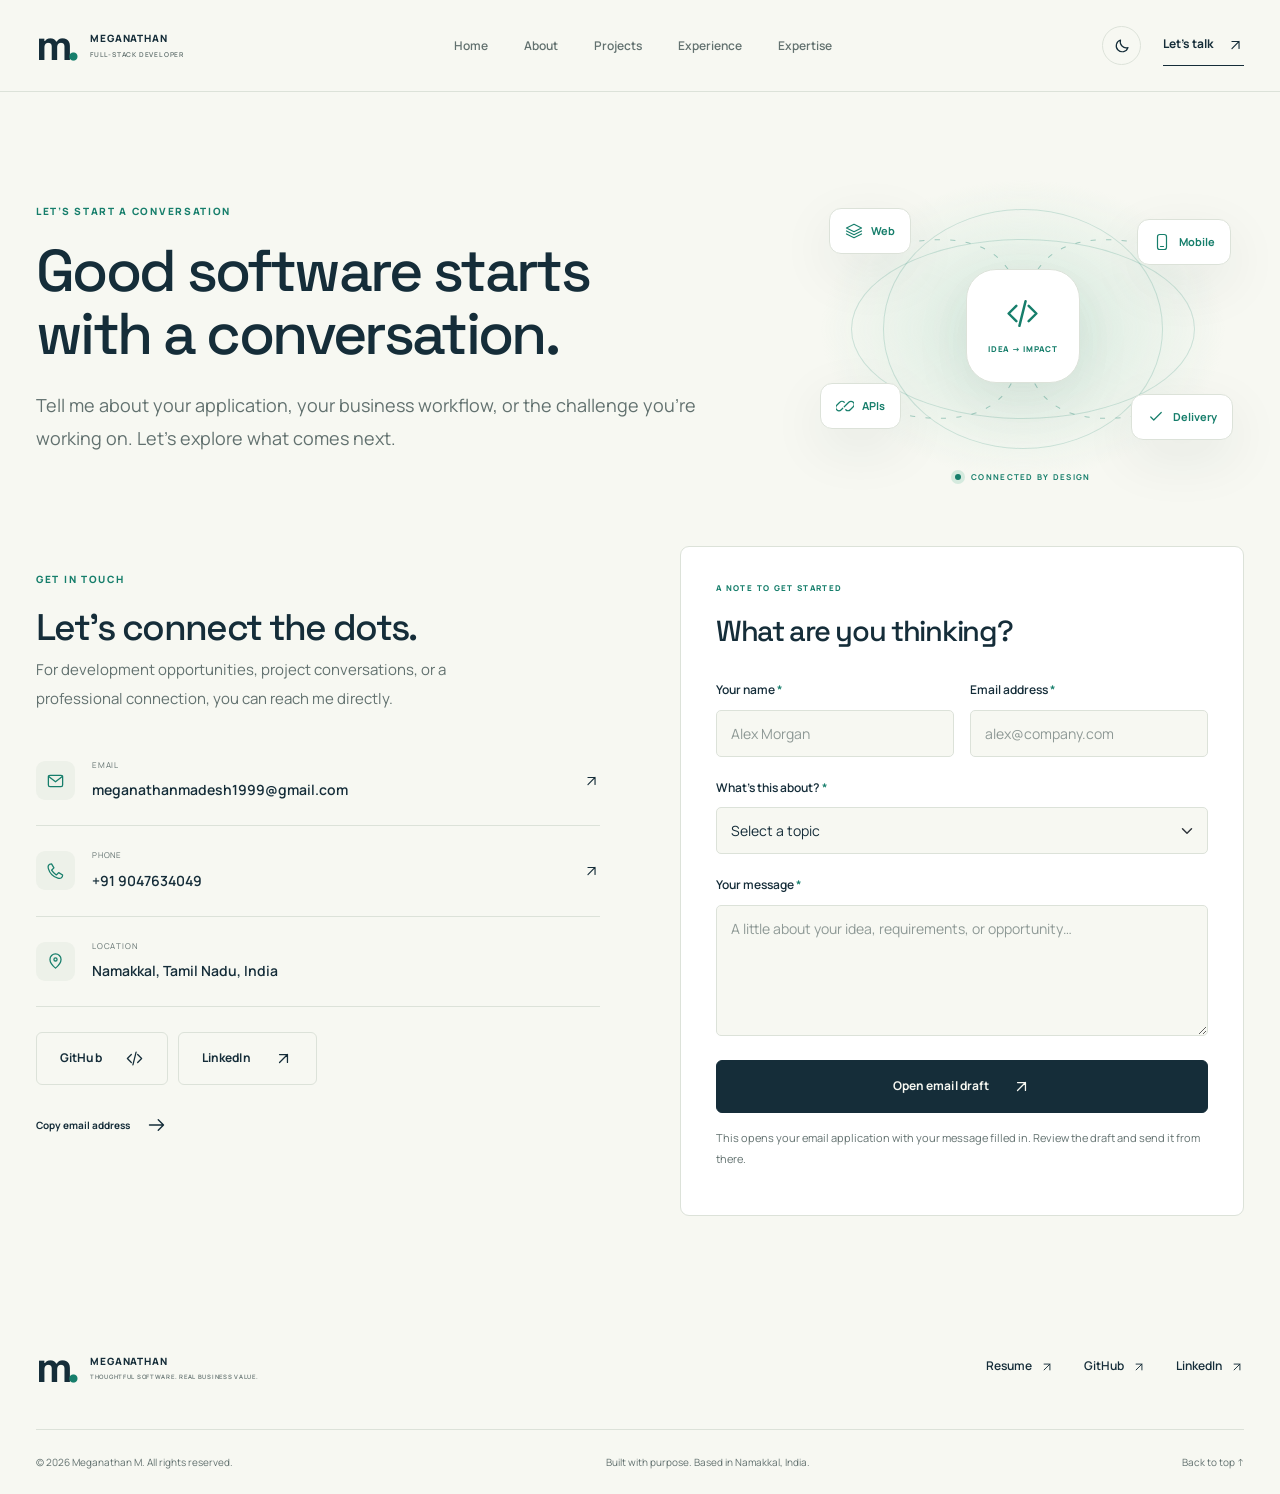
<file: contact.html>
<!doctype html>
<html lang="en" data-bs-theme="light">
  <head>
    <meta charset="utf-8" />
    <meta name="viewport" content="width=device-width, initial-scale=1" />
    <meta name="color-scheme" content="light dark" />
    <meta name="theme-color" content="#f7f8f2" />
    <title>Contact | Meganathan M</title>
    <meta
      name="description"
      content="Meganathan M — Full-Stack Developer building business web applications, ERP systems, and Flutter mobile experiences."
    />
    <meta property="og:title" content="Contact | Meganathan M" />
    <meta
      property="og:description"
      content="Meganathan M — Full-Stack Developer building business web applications, ERP systems, and Flutter mobile experiences."
    />
    <meta property="og:type" content="website" />
    <meta name="author" content="Meganathan M" />
    <link rel="icon" type="image/svg+xml" href="assets/favicon.svg" />
    <script src="assets/theme.js"></script>
    <link rel="stylesheet" href="assets/vendor/bootstrap.min.css" />
    <link rel="stylesheet" href="assets/fonts/fonts.css" />
    <link rel="stylesheet" href="assets/style.css" />
  </head>
  <body>
    <a class="skip-link" href="#main">Skip to content</a>
    <header class="site-header">
      <div class="container header-inner">
        <a class="brand" href="index.html" aria-label="Meganathan M home"
          ><span class="brand-symbol">m<span>.</span></span
          ><span class="brand-name"
            >MEGANATHAN<span>FULL-STACK DEVELOPER</span></span
          ></a
        >
        <nav class="desktop-nav" aria-label="Main navigation">
          <a href="index.html">Home</a><a href="about.html">About</a
          ><a href="projects.html">Projects</a
          ><a href="experience.html">Experience</a
          ><a href="expertise.html">Expertise</a>
        </nav>
        <div class="header-actions">
          <button
            class="theme-toggle"
            type="button"
            aria-label="Switch to dark theme"
            title="Switch theme"
          >
            <svg
              class="icon sun-icon"
              width="24"
              height="24"
              viewBox="0 0 24 24"
              fill="none"
              stroke="currentColor"
              stroke-width="1.6"
              stroke-linecap="round"
              stroke-linejoin="round"
              aria-hidden="true"
            >
              <circle cx="12" cy="12" r="4" />
              <path
                d="M12 2v2m0 16v2M2 12h2m16 0h2M5 5l1.5 1.5m11 11L19 19M5 19l1.5-1.5m11-11L19 5"
              /></svg
            ><svg
              class="icon moon-icon"
              width="24"
              height="24"
              viewBox="0 0 24 24"
              fill="none"
              stroke="currentColor"
              stroke-width="1.6"
              stroke-linecap="round"
              stroke-linejoin="round"
              aria-hidden="true"
            >
              <path d="M20 14a8 8 0 0 1-10-10 8 8 0 1 0 10 10Z" />
            </svg></button
          ><a class="header-contact active" href="contact.html"
            >Let’s talk
            <svg
              class="icon"
              width="24"
              height="24"
              viewBox="0 0 24 24"
              fill="none"
              stroke="currentColor"
              stroke-width="1.6"
              stroke-linecap="round"
              stroke-linejoin="round"
              aria-hidden="true"
            >
              <path d="M7 17 17 7M7 7h10v10" /></svg></a
          ><button
            class="menu-toggle"
            type="button"
            aria-label="Open navigation"
            aria-expanded="false"
            aria-controls="mobile-nav"
          >
            <svg
              class="icon"
              width="24"
              height="24"
              viewBox="0 0 24 24"
              fill="none"
              stroke="currentColor"
              stroke-width="1.6"
              stroke-linecap="round"
              stroke-linejoin="round"
              aria-hidden="true"
            >
              <path d="M4 7h16M4 12h16M4 17h16" />
            </svg>
          </button>
        </div>
      </div>
      <nav
        id="mobile-nav"
        class="mobile-nav"
        aria-label="Mobile navigation"
        hidden
      >
        <a href="index.html">Home</a><a href="about.html">About</a
        ><a href="projects.html">Projects</a
        ><a href="experience.html">Experience</a
        ><a href="expertise.html">Expertise</a><a href="resume.html">Resume</a
        ><a href="contact.html">Contact</a>
      </nav>
    </header>
    <main id="main">
      <section class="page-intro">
        <div class="container intro-layout">
          <div class="intro-copy">
            <div class="eyebrow">LET’S START A CONVERSATION</div>
            <h1>Good software starts<br />with a conversation.</h1>
            <p class="lead">
              Tell me about your application, your business workflow, or the
              challenge you’re working on. Let’s explore what comes next.
            </p>
          </div>
          <div class="development-visual" aria-hidden="true">
            <div class="visual-ring ring-one"></div>
            <div class="visual-ring ring-two"></div>
            <svg class="visual-paths" viewBox="0 0 400 300">
              <path
                d="M70 70 Q200 40 200 150 T330 230 M330 70 Q200 40 200 150 T70 230"
              />
            </svg>
            <div class="visual-core">
              <svg
                class="icon"
                width="24"
                height="24"
                viewBox="0 0 24 24"
                fill="none"
                stroke="currentColor"
                stroke-width="1.6"
                stroke-linecap="round"
                stroke-linejoin="round"
                aria-hidden="true"
              >
                <path d="m8 7-5 5 5 5m8-10 5 5-5 5M14 4l-4 16" /></svg
              ><span>IDEA → IMPACT</span>
            </div>
            <div class="visual-node node-web">
              <svg
                class="icon"
                width="24"
                height="24"
                viewBox="0 0 24 24"
                fill="none"
                stroke="currentColor"
                stroke-width="1.6"
                stroke-linecap="round"
                stroke-linejoin="round"
                aria-hidden="true"
              >
                <path
                  d="m12 3 10 5-10 5L2 8l10-5Zm-10 9 10 5 10-5M2 16l10 5 10-5"
                /></svg
              ><span>Web</span>
            </div>
            <div class="visual-node node-mobile">
              <svg
                class="icon"
                width="24"
                height="24"
                viewBox="0 0 24 24"
                fill="none"
                stroke="currentColor"
                stroke-width="1.6"
                stroke-linecap="round"
                stroke-linejoin="round"
                aria-hidden="true"
              >
                <rect x="6" y="2" width="12" height="20" rx="3" />
                <path d="M10 18h4" /></svg
              ><span>Mobile</span>
            </div>
            <div class="visual-node node-api">
              <svg
                class="icon"
                width="24"
                height="24"
                viewBox="0 0 24 24"
                fill="none"
                stroke="currentColor"
                stroke-width="1.6"
                stroke-linecap="round"
                stroke-linejoin="round"
                aria-hidden="true"
              >
                <path
                  d="m10 13 4-4m-6 6-2 2a4 4 0 0 1-6-6l4-4a4 4 0 0 1 6 0m4 2 2-2a4 4 0 0 1 6 6l-4 4a4 4 0 0 1-6 0"
                  transform="translate(1 0)"
                /></svg
              ><span>APIs</span>
            </div>
            <div class="visual-node node-delivery">
              <svg
                class="icon"
                width="24"
                height="24"
                viewBox="0 0 24 24"
                fill="none"
                stroke="currentColor"
                stroke-width="1.6"
                stroke-linecap="round"
                stroke-linejoin="round"
                aria-hidden="true"
              >
                <path d="m5 12 4 4L19 6" /></svg
              ><span>Delivery</span>
            </div>
            <div class="visual-caption-label">
              <i class="status-dot"></i> CONNECTED BY DESIGN
            </div>
          </div>
        </div>
      </section>
      <section class="section pt-0">
        <div class="container">
          <div class="contact-grid">
            <div class="contact-details">
              <span class="eyebrow">GET IN TOUCH</span>
              <h2>Let’s connect the dots.</h2>
              <p>
                For development opportunities, project conversations, or a
                professional connection, you can reach me directly.
              </p>
              <a
                class="contact-item"
                href="mailto:meganathanmadesh1999@gmail.com"
                ><span
                  ><svg
                    class="icon"
                    width="24"
                    height="24"
                    viewBox="0 0 24 24"
                    fill="none"
                    stroke="currentColor"
                    stroke-width="1.6"
                    stroke-linecap="round"
                    stroke-linejoin="round"
                    aria-hidden="true"
                  >
                    <rect x="3" y="5" width="18" height="14" rx="2" />
                    <path d="m3 6 9 7 9-7" /></svg
                ></span>
                <div>
                  <small>EMAIL</small
                  ><strong>meganathanmadesh1999@gmail.com</strong>
                </div>
                <svg
                  class="icon"
                  width="24"
                  height="24"
                  viewBox="0 0 24 24"
                  fill="none"
                  stroke="currentColor"
                  stroke-width="1.6"
                  stroke-linecap="round"
                  stroke-linejoin="round"
                  aria-hidden="true"
                >
                  <path d="M7 17 17 7M7 7h10v10" /></svg></a
              ><a class="contact-item" href="tel:+919047634049"
                ><span
                  ><svg
                    class="icon"
                    width="24"
                    height="24"
                    viewBox="0 0 24 24"
                    fill="none"
                    stroke="currentColor"
                    stroke-width="1.6"
                    stroke-linecap="round"
                    stroke-linejoin="round"
                    aria-hidden="true"
                  >
                    <path
                      d="m7 3 3 5-3 3c2 3 3 4 6 6l3-3 5 3c0 4-3 5-6 4C8 19 5 16 3 9 2 6 3 3 7 3Z"
                    /></svg
                ></span>
                <div><small>PHONE</small><strong>+91 9047634049</strong></div>
                <svg
                  class="icon"
                  width="24"
                  height="24"
                  viewBox="0 0 24 24"
                  fill="none"
                  stroke="currentColor"
                  stroke-width="1.6"
                  stroke-linecap="round"
                  stroke-linejoin="round"
                  aria-hidden="true"
                >
                  <path d="M7 17 17 7M7 7h10v10" /></svg
              ></a>
              <div class="contact-item">
                <span
                  ><svg
                    class="icon"
                    width="24"
                    height="24"
                    viewBox="0 0 24 24"
                    fill="none"
                    stroke="currentColor"
                    stroke-width="1.6"
                    stroke-linecap="round"
                    stroke-linejoin="round"
                    aria-hidden="true"
                  >
                    <path d="M19 10c0 5-7 11-7 11S5 15 5 10a7 7 0 1 1 14 0Z" />
                    <circle cx="12" cy="10" r="2" /></svg
                ></span>
                <div>
                  <small>LOCATION</small
                  ><strong>Namakkal, Tamil Nadu, India</strong>
                </div>
              </div>
              <div class="contact-socials">
                <a
                  class="btn btn-outline"
                  href="https://github.com/CoderMegaa"
                  target="_blank"
                  rel="noopener noreferrer"
                  >GitHub<svg
                    class="icon"
                    width="24"
                    height="24"
                    viewBox="0 0 24 24"
                    fill="none"
                    stroke="currentColor"
                    stroke-width="1.6"
                    stroke-linecap="round"
                    stroke-linejoin="round"
                    aria-hidden="true"
                  >
                    <path d="m8 7-5 5 5 5m8-10 5 5-5 5M14 4l-4 16" /></svg></a
                ><a
                  class="btn btn-outline"
                  href="https://www.linkedin.com/in/meganathan-m-107a9626a/"
                  target="_blank"
                  rel="noopener noreferrer"
                  >LinkedIn<svg
                    class="icon"
                    width="24"
                    height="24"
                    viewBox="0 0 24 24"
                    fill="none"
                    stroke="currentColor"
                    stroke-width="1.6"
                    stroke-linecap="round"
                    stroke-linejoin="round"
                    aria-hidden="true"
                  >
                    <path d="M7 17 17 7M7 7h10v10" /></svg
                ></a>
              </div>
              <button
                class="copy-email text-link"
                type="button"
                data-email="meganathanmadesh1999@gmail.com"
              >
                Copy email address
                <svg
                  class="icon"
                  width="24"
                  height="24"
                  viewBox="0 0 24 24"
                  fill="none"
                  stroke="currentColor"
                  stroke-width="1.6"
                  stroke-linecap="round"
                  stroke-linejoin="round"
                  aria-hidden="true"
                >
                  <path d="M4 12h16m-6-6 6 6-6 6" />
                </svg></button
              ><span
                class="copy-status"
                role="status"
                aria-live="polite"
              ></span>
            </div>
            <div class="contact-form-panel">
              <span class="eyebrow">A NOTE TO GET STARTED</span>
              <h2>What are you thinking?</h2>
              <form id="contact-form">
                <div class="row g-3">
                  <div class="col-sm-6">
                    <label for="contact-name" class="form-label"
                      >Your name <span>*</span></label
                    ><input
                      class="form-control"
                      id="contact-name"
                      name="name"
                      placeholder="Alex Morgan"
                      autocomplete="name"
                      maxlength="120"
                      required
                    />
                  </div>
                  <div class="col-sm-6">
                    <label for="contact-email" class="form-label"
                      >Email address <span>*</span></label
                    ><input
                      class="form-control"
                      id="contact-email"
                      name="email"
                      type="email"
                      placeholder="alex@company.com"
                      autocomplete="email"
                      maxlength="200"
                      required
                    />
                  </div>
                  <div class="col-12">
                    <label for="contact-subject" class="form-label"
                      >What’s this about? <span>*</span></label
                    ><select
                      class="form-select"
                      id="contact-subject"
                      name="subject"
                      required
                    >
                      <option value="" disabled selected>Select a topic</option>
                      <option>Development opportunity</option>
                      <option>Web application project</option>
                      <option>Mobile application project</option>
                      <option>Integration & business software</option>
                      <option>Professional connection</option>
                    </select>
                  </div>
                  <div class="col-12">
                    <label for="contact-message" class="form-label"
                      >Your message <span>*</span></label
                    ><textarea
                      class="form-control"
                      id="contact-message"
                      name="message"
                      rows="5"
                      placeholder="A little about your idea, requirements, or opportunity…"
                      maxlength="5000"
                      required
                    ></textarea>
                  </div>
                </div>
                <button class="btn btn-primary w-100 mt-4" type="submit">
                  Open email draft
                  <svg
                    class="icon"
                    width="24"
                    height="24"
                    viewBox="0 0 24 24"
                    fill="none"
                    stroke="currentColor"
                    stroke-width="1.6"
                    stroke-linecap="round"
                    stroke-linejoin="round"
                    aria-hidden="true"
                  >
                    <path d="M7 17 17 7M7 7h10v10" />
                  </svg>
                </button>
                <p class="form-note">
                  This opens your email application with your message filled in.
                  Review the draft and send it from there.
                </p>
                <p class="form-status" role="status" aria-live="polite"></p>
              </form>
            </div>
          </div>
        </div>
      </section>
    </main>
    <footer class="site-footer">
      <div class="container">
        <div class="footer-top">
          <a class="brand" href="index.html"
            ><span class="brand-symbol">m<span>.</span></span
            ><span class="brand-name"
              >MEGANATHAN<span
                >THOUGHTFUL SOFTWARE. REAL BUSINESS VALUE.</span
              ></span
            ></a
          >
          <div class="footer-links">
            <a href="resume.html"
              >Resume
              <svg
                class="icon"
                width="24"
                height="24"
                viewBox="0 0 24 24"
                fill="none"
                stroke="currentColor"
                stroke-width="1.6"
                stroke-linecap="round"
                stroke-linejoin="round"
                aria-hidden="true"
              >
                <path d="M7 17 17 7M7 7h10v10" /></svg></a
            ><a
              href="https://github.com/CoderMegaa"
              target="_blank"
              rel="noopener noreferrer"
              >GitHub
              <svg
                class="icon"
                width="24"
                height="24"
                viewBox="0 0 24 24"
                fill="none"
                stroke="currentColor"
                stroke-width="1.6"
                stroke-linecap="round"
                stroke-linejoin="round"
                aria-hidden="true"
              >
                <path d="M7 17 17 7M7 7h10v10" /></svg></a
            ><a
              href="https://www.linkedin.com/in/meganathan-m-107a9626a/"
              target="_blank"
              rel="noopener noreferrer"
              >LinkedIn
              <svg
                class="icon"
                width="24"
                height="24"
                viewBox="0 0 24 24"
                fill="none"
                stroke="currentColor"
                stroke-width="1.6"
                stroke-linecap="round"
                stroke-linejoin="round"
                aria-hidden="true"
              >
                <path d="M7 17 17 7M7 7h10v10" /></svg
            ></a>
          </div>
        </div>
        <div class="footer-bottom">
          <span
            >© <span data-year>2026</span> Meganathan M. All rights
            reserved.</span
          ><span>Built with purpose. Based in Namakkal, India.</span
          ><a href="#main">Back to top ↑</a>
        </div>
      </div>
    </footer>
    <script src="assets/vendor/bootstrap.bundle.min.js" defer></script>
    <script src="assets/app.js" defer></script>
  </body>
</html>
</file>
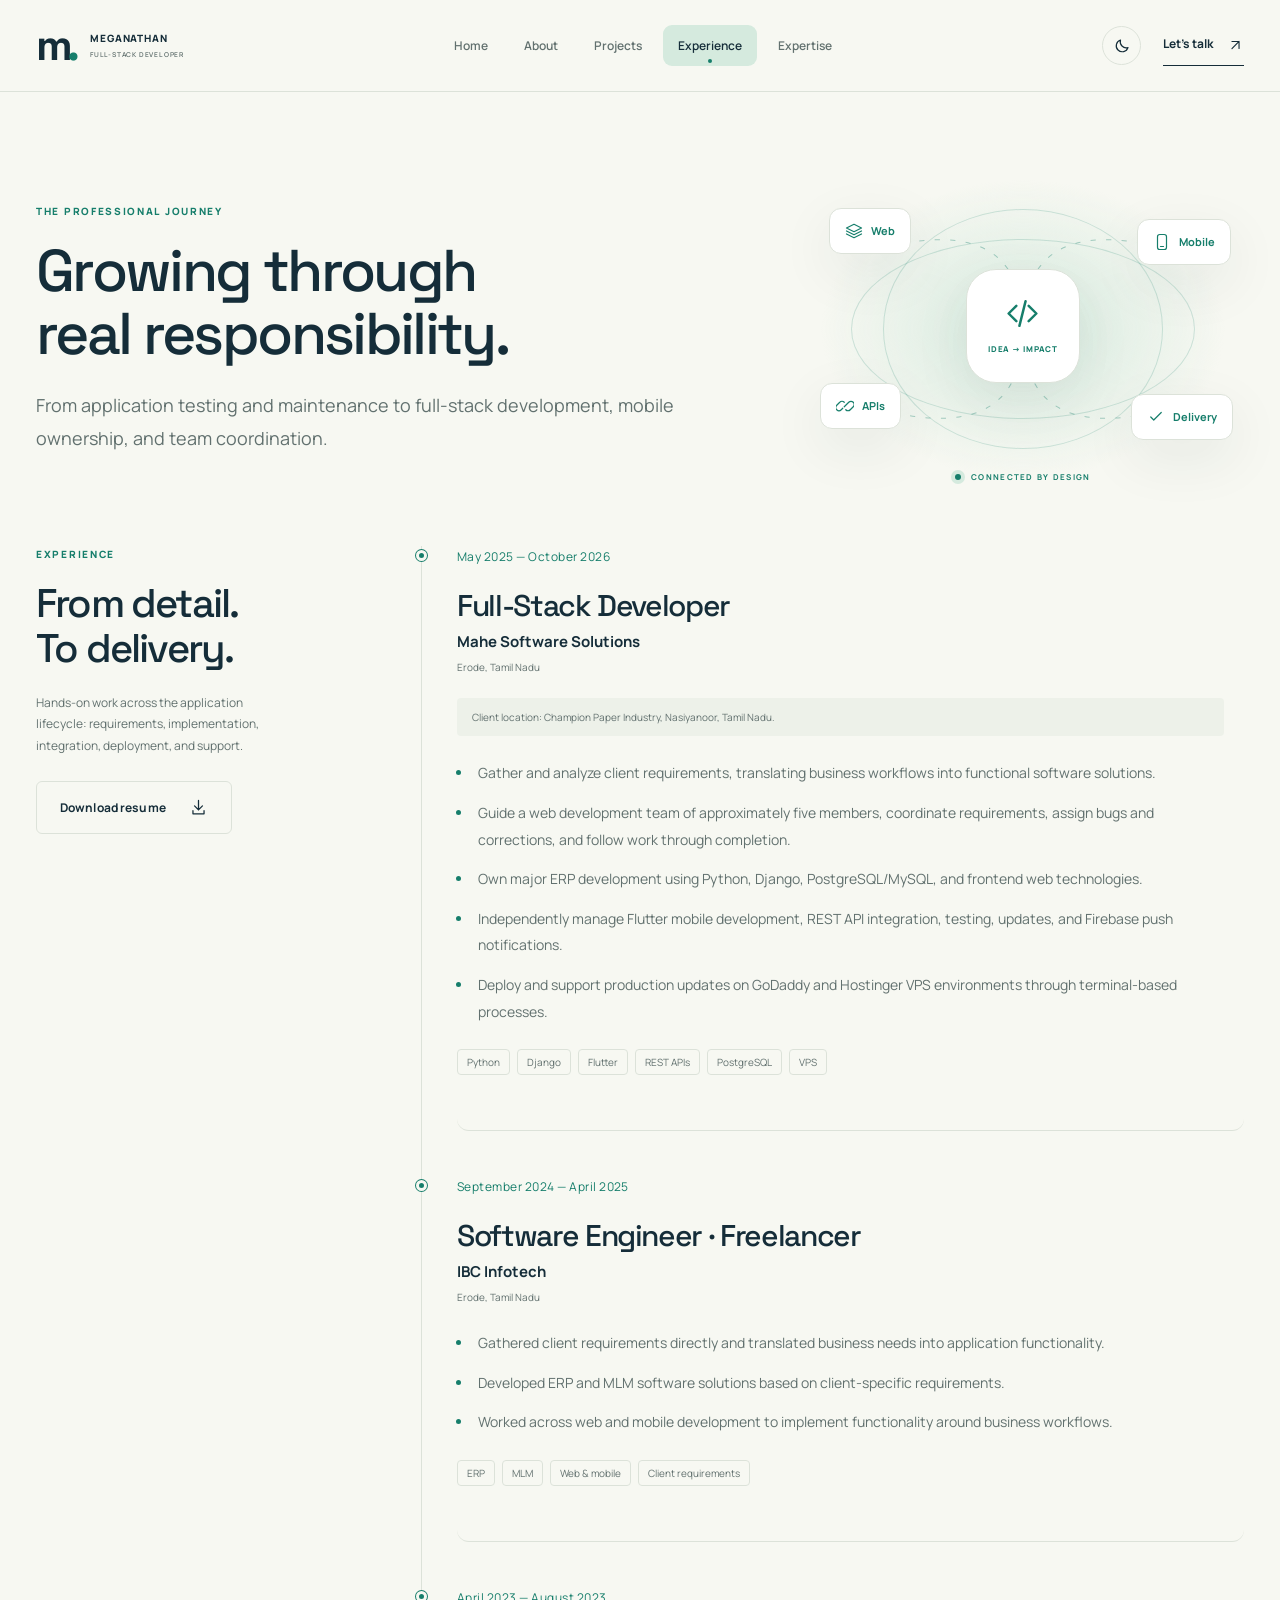
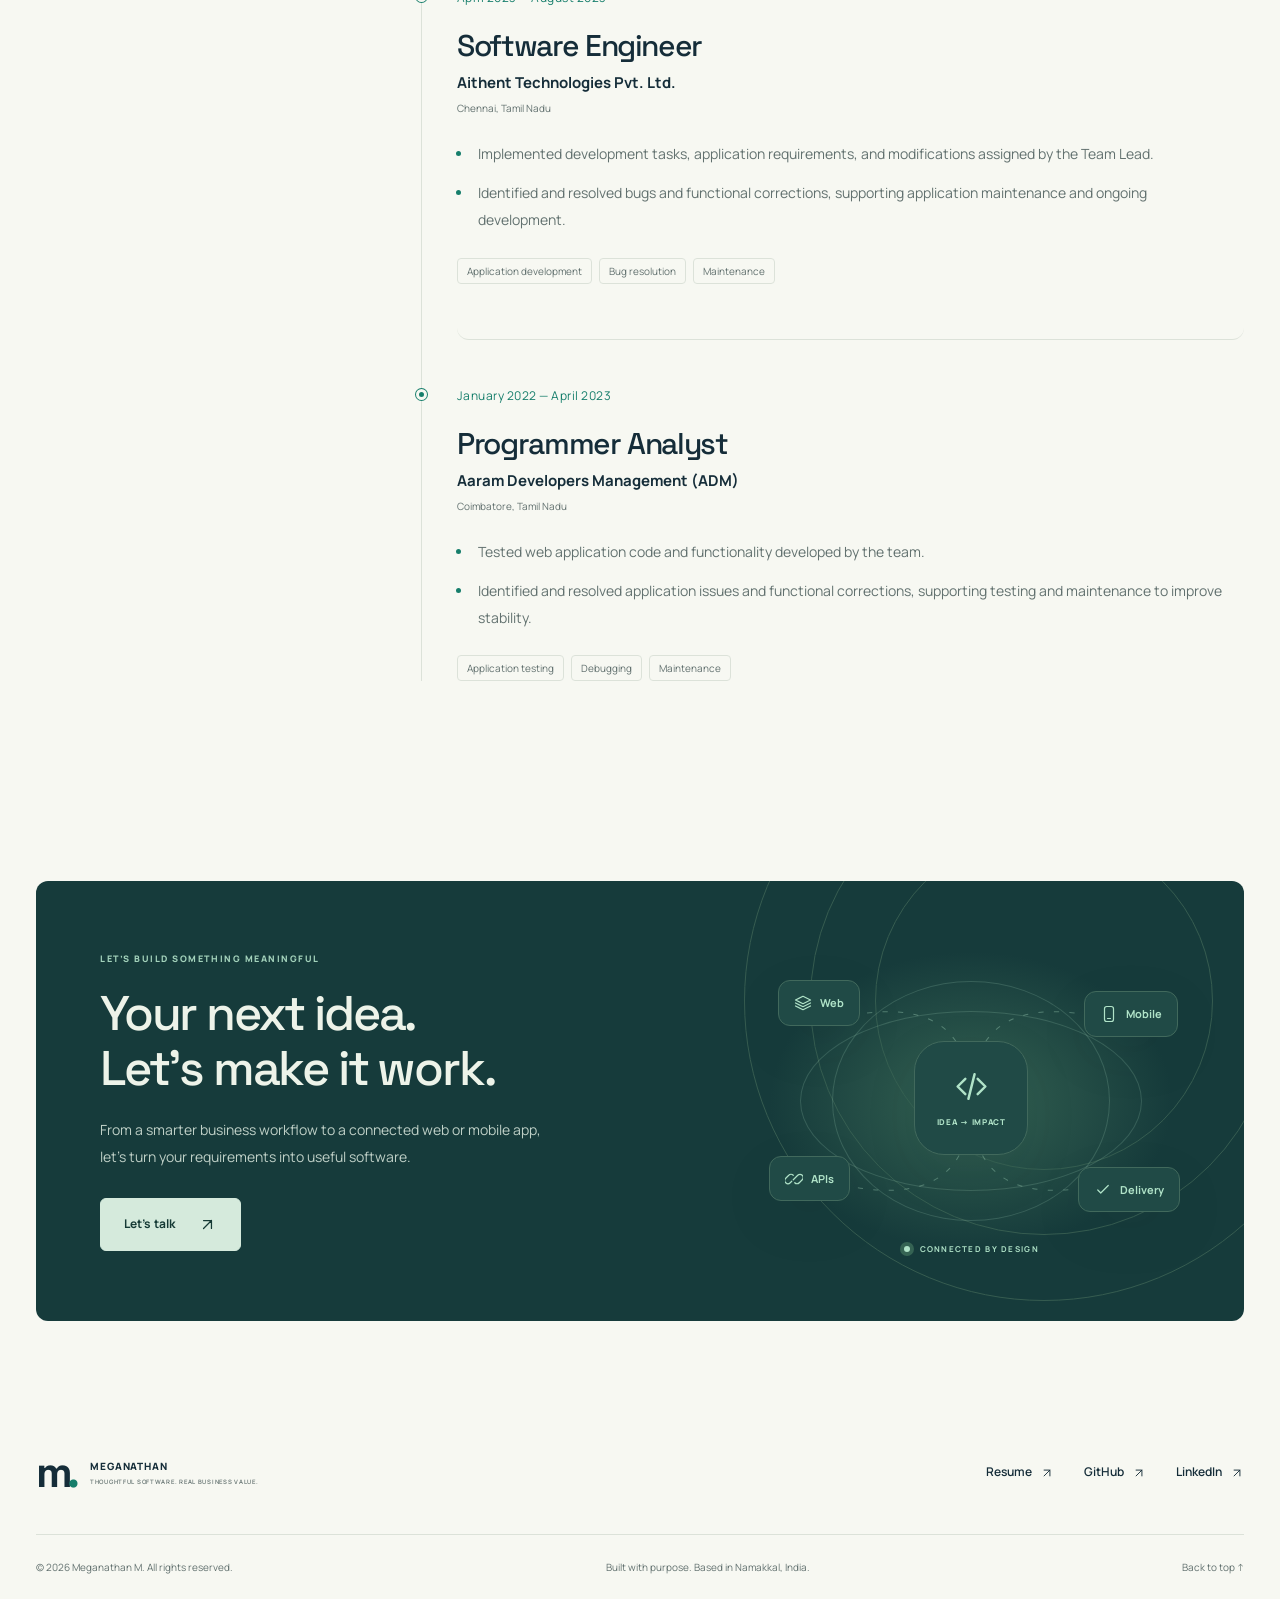
<file: experience.html>
<!doctype html>
<html lang="en" data-bs-theme="light">
  <head>
    <meta charset="utf-8" />
    <meta name="viewport" content="width=device-width, initial-scale=1" />
    <meta name="color-scheme" content="light dark" />
    <meta name="theme-color" content="#f7f8f2" />
    <title>Experience | Meganathan M</title>
    <meta
      name="description"
      content="Meganathan M — Full-Stack Developer building business web applications, ERP systems, and Flutter mobile experiences."
    />
    <meta property="og:title" content="Experience | Meganathan M" />
    <meta
      property="og:description"
      content="Meganathan M — Full-Stack Developer building business web applications, ERP systems, and Flutter mobile experiences."
    />
    <meta property="og:type" content="website" />
    <meta name="author" content="Meganathan M" />
    <link rel="icon" type="image/svg+xml" href="assets/favicon.svg" />
    <script src="assets/theme.js"></script>
    <link rel="stylesheet" href="assets/vendor/bootstrap.min.css" />
    <link rel="stylesheet" href="assets/fonts/fonts.css" />
    <link rel="stylesheet" href="assets/style.css" />
  </head>
  <body>
    <a class="skip-link" href="#main">Skip to content</a>
    <header class="site-header">
      <div class="container header-inner">
        <a class="brand" href="index.html" aria-label="Meganathan M home"
          ><span class="brand-symbol">m<span>.</span></span
          ><span class="brand-name"
            >MEGANATHAN<span>FULL-STACK DEVELOPER</span></span
          ></a
        >
        <nav class="desktop-nav" aria-label="Main navigation">
          <a href="index.html">Home</a><a href="about.html">About</a
          ><a href="projects.html">Projects</a
          ><a href="experience.html" class="active" aria-current="page"
            >Experience</a
          ><a href="expertise.html">Expertise</a>
        </nav>
        <div class="header-actions">
          <button
            class="theme-toggle"
            type="button"
            aria-label="Switch to dark theme"
            title="Switch theme"
          >
            <svg
              class="icon sun-icon"
              width="24"
              height="24"
              viewBox="0 0 24 24"
              fill="none"
              stroke="currentColor"
              stroke-width="1.6"
              stroke-linecap="round"
              stroke-linejoin="round"
              aria-hidden="true"
            >
              <circle cx="12" cy="12" r="4" />
              <path
                d="M12 2v2m0 16v2M2 12h2m16 0h2M5 5l1.5 1.5m11 11L19 19M5 19l1.5-1.5m11-11L19 5"
              /></svg
            ><svg
              class="icon moon-icon"
              width="24"
              height="24"
              viewBox="0 0 24 24"
              fill="none"
              stroke="currentColor"
              stroke-width="1.6"
              stroke-linecap="round"
              stroke-linejoin="round"
              aria-hidden="true"
            >
              <path d="M20 14a8 8 0 0 1-10-10 8 8 0 1 0 10 10Z" />
            </svg></button
          ><a class="header-contact" href="contact.html"
            >Let’s talk
            <svg
              class="icon"
              width="24"
              height="24"
              viewBox="0 0 24 24"
              fill="none"
              stroke="currentColor"
              stroke-width="1.6"
              stroke-linecap="round"
              stroke-linejoin="round"
              aria-hidden="true"
            >
              <path d="M7 17 17 7M7 7h10v10" /></svg></a
          ><button
            class="menu-toggle"
            type="button"
            aria-label="Open navigation"
            aria-expanded="false"
            aria-controls="mobile-nav"
          >
            <svg
              class="icon"
              width="24"
              height="24"
              viewBox="0 0 24 24"
              fill="none"
              stroke="currentColor"
              stroke-width="1.6"
              stroke-linecap="round"
              stroke-linejoin="round"
              aria-hidden="true"
            >
              <path d="M4 7h16M4 12h16M4 17h16" />
            </svg>
          </button>
        </div>
      </div>
      <nav
        id="mobile-nav"
        class="mobile-nav"
        aria-label="Mobile navigation"
        hidden
      >
        <a href="index.html">Home</a><a href="about.html">About</a
        ><a href="projects.html">Projects</a
        ><a href="experience.html" aria-current="page">Experience</a
        ><a href="expertise.html">Expertise</a><a href="resume.html">Resume</a
        ><a href="contact.html">Contact</a>
      </nav>
    </header>
    <main id="main">
      <section class="page-intro">
        <div class="container intro-layout">
          <div class="intro-copy">
            <div class="eyebrow">THE PROFESSIONAL JOURNEY</div>
            <h1>Growing through<br />real responsibility.</h1>
            <p class="lead">
              From application testing and maintenance to full-stack
              development, mobile ownership, and team coordination.
            </p>
          </div>
          <div class="development-visual" aria-hidden="true">
            <div class="visual-ring ring-one"></div>
            <div class="visual-ring ring-two"></div>
            <svg class="visual-paths" viewBox="0 0 400 300">
              <path
                d="M70 70 Q200 40 200 150 T330 230 M330 70 Q200 40 200 150 T70 230"
              />
            </svg>
            <div class="visual-core">
              <svg
                class="icon"
                width="24"
                height="24"
                viewBox="0 0 24 24"
                fill="none"
                stroke="currentColor"
                stroke-width="1.6"
                stroke-linecap="round"
                stroke-linejoin="round"
                aria-hidden="true"
              >
                <path d="m8 7-5 5 5 5m8-10 5 5-5 5M14 4l-4 16" /></svg
              ><span>IDEA → IMPACT</span>
            </div>
            <div class="visual-node node-web">
              <svg
                class="icon"
                width="24"
                height="24"
                viewBox="0 0 24 24"
                fill="none"
                stroke="currentColor"
                stroke-width="1.6"
                stroke-linecap="round"
                stroke-linejoin="round"
                aria-hidden="true"
              >
                <path
                  d="m12 3 10 5-10 5L2 8l10-5Zm-10 9 10 5 10-5M2 16l10 5 10-5"
                /></svg
              ><span>Web</span>
            </div>
            <div class="visual-node node-mobile">
              <svg
                class="icon"
                width="24"
                height="24"
                viewBox="0 0 24 24"
                fill="none"
                stroke="currentColor"
                stroke-width="1.6"
                stroke-linecap="round"
                stroke-linejoin="round"
                aria-hidden="true"
              >
                <rect x="6" y="2" width="12" height="20" rx="3" />
                <path d="M10 18h4" /></svg
              ><span>Mobile</span>
            </div>
            <div class="visual-node node-api">
              <svg
                class="icon"
                width="24"
                height="24"
                viewBox="0 0 24 24"
                fill="none"
                stroke="currentColor"
                stroke-width="1.6"
                stroke-linecap="round"
                stroke-linejoin="round"
                aria-hidden="true"
              >
                <path
                  d="m10 13 4-4m-6 6-2 2a4 4 0 0 1-6-6l4-4a4 4 0 0 1 6 0m4 2 2-2a4 4 0 0 1 6 6l-4 4a4 4 0 0 1-6 0"
                  transform="translate(1 0)"
                /></svg
              ><span>APIs</span>
            </div>
            <div class="visual-node node-delivery">
              <svg
                class="icon"
                width="24"
                height="24"
                viewBox="0 0 24 24"
                fill="none"
                stroke="currentColor"
                stroke-width="1.6"
                stroke-linecap="round"
                stroke-linejoin="round"
                aria-hidden="true"
              >
                <path d="m5 12 4 4L19 6" /></svg
              ><span>Delivery</span>
            </div>
            <div class="visual-caption-label">
              <i class="status-dot"></i> CONNECTED BY DESIGN
            </div>
          </div>
        </div>
      </section>
      <section class="section pt-0">
        <div class="container">
          <div class="experience-layout">
            <aside class="experience-aside">
              <span class="eyebrow">EXPERIENCE</span>
              <h2>From detail.<br />To delivery.</h2>
              <p>
                Hands-on work across the application lifecycle: requirements,
                implementation, integration, deployment, and support.
              </p>
              <a
                class="btn btn-outline"
                href="assets/MEGANATHAN_M_Resume.pdf"
                download
                >Download resume<svg
                  class="icon"
                  width="24"
                  height="24"
                  viewBox="0 0 24 24"
                  fill="none"
                  stroke="currentColor"
                  stroke-width="1.6"
                  stroke-linecap="round"
                  stroke-linejoin="round"
                  aria-hidden="true"
                >
                  <path d="M12 3v12m-5-5 5 5 5-5M5 16v4h14v-4" /></svg
              ></a>
            </aside>
            <div class="timeline">
              <article class="timeline-item">
                <span class="timeline-dot"></span>
                <div class="role-date">
                  May 2025 — October 2026
                  <!-- <span class="current-badge">CURRENT</span> -->
                </div>
                <h2>Full-Stack Developer</h2>
                <h3>Mahe Software Solutions</h3>
                <p class="role-location">Erode, Tamil Nadu</p>
                <p class="client-note">
                  Client location: Champion Paper Industry, Nasiyanoor, Tamil
                  Nadu.
                </p>
                <ul>
                  <li>
                    Gather and analyze client requirements, translating business
                    workflows into functional software solutions.
                  </li>
                  <li>
                    Guide a web development team of approximately five members,
                    coordinate requirements, assign bugs and corrections, and
                    follow work through completion.
                  </li>
                  <li>
                    Own major ERP development using Python, Django,
                    PostgreSQL/MySQL, and frontend web technologies.
                  </li>
                  <li>
                    Independently manage Flutter mobile development, REST API
                    integration, testing, updates, and Firebase push
                    notifications.
                  </li>
                  <li>
                    Deploy and support production updates on GoDaddy and
                    Hostinger VPS environments through terminal-based processes.
                  </li>
                </ul>
                <div class="tags">
                  <span>Python</span><span>Django</span><span>Flutter</span
                  ><span>REST APIs</span><span>PostgreSQL</span><span>VPS</span>
                </div>
              </article>
              <article class="timeline-item">
                <span class="timeline-dot"></span>
                <div class="role-date">September 2024 — April 2025</div>
                <h2>Software Engineer · Freelancer</h2>
                <h3>IBC Infotech</h3>
                <p class="role-location">Erode, Tamil Nadu</p>
                <ul>
                  <li>
                    Gathered client requirements directly and translated
                    business needs into application functionality.
                  </li>
                  <li>
                    Developed ERP and MLM software solutions based on
                    client-specific requirements.
                  </li>
                  <li>
                    Worked across web and mobile development to implement
                    functionality around business workflows.
                  </li>
                </ul>
                <div class="tags">
                  <span>ERP</span><span>MLM</span><span>Web &amp; mobile</span
                  ><span>Client requirements</span>
                </div>
              </article>
              <article class="timeline-item">
                <span class="timeline-dot"></span>
                <div class="role-date">April 2023 — August 2023</div>
                <h2>Software Engineer</h2>
                <h3>Aithent Technologies Pvt. Ltd.</h3>
                <p class="role-location">Chennai, Tamil Nadu</p>
                <ul>
                  <li>
                    Implemented development tasks, application requirements, and
                    modifications assigned by the Team Lead.
                  </li>
                  <li>
                    Identified and resolved bugs and functional corrections,
                    supporting application maintenance and ongoing development.
                  </li>
                </ul>
                <div class="tags">
                  <span>Application development</span><span>Bug resolution</span
                  ><span>Maintenance</span>
                </div>
              </article>
              <article class="timeline-item">
                <span class="timeline-dot"></span>
                <div class="role-date">January 2022 — April 2023</div>
                <h2>Programmer Analyst</h2>
                <h3>Aaram Developers Management (ADM)</h3>
                <p class="role-location">Coimbatore, Tamil Nadu</p>
                <ul>
                  <li>
                    Tested web application code and functionality developed by
                    the team.
                  </li>
                  <li>
                    Identified and resolved application issues and functional
                    corrections, supporting testing and maintenance to improve
                    stability.
                  </li>
                </ul>
                <div class="tags">
                  <span>Application testing</span><span>Debugging</span
                  ><span>Maintenance</span>
                </div>
              </article>
            </div>
          </div>
        </div>
      </section>
      <section class="section">
        <div class="container">
          <div class="cta-panel">
            <div class="cta-orbit" aria-hidden="true"></div>
            <div class="cta-copy">
              <span class="eyebrow">LET’S BUILD SOMETHING MEANINGFUL</span>
              <h2>Your next idea.<br />Let’s make it work.</h2>
              <p>
                From a smarter business workflow to a connected web or mobile
                app,<br class="d-none d-md-block" />
                let’s turn your requirements into useful software.
              </p>
              <a class="btn btn-light" href="contact.html"
                >Let’s talk<svg
                  class="icon"
                  width="24"
                  height="24"
                  viewBox="0 0 24 24"
                  fill="none"
                  stroke="currentColor"
                  stroke-width="1.6"
                  stroke-linecap="round"
                  stroke-linejoin="round"
                  aria-hidden="true"
                >
                  <path d="M7 17 17 7M7 7h10v10" /></svg
              ></a>
            </div>
            <div class="development-visual visual-on-dark" aria-hidden="true">
              <div class="visual-ring ring-one"></div>
              <div class="visual-ring ring-two"></div>
              <svg class="visual-paths" viewBox="0 0 400 300">
                <path
                  d="M70 70 Q200 40 200 150 T330 230 M330 70 Q200 40 200 150 T70 230"
                />
              </svg>
              <div class="visual-core">
                <svg
                  class="icon"
                  width="24"
                  height="24"
                  viewBox="0 0 24 24"
                  fill="none"
                  stroke="currentColor"
                  stroke-width="1.6"
                  stroke-linecap="round"
                  stroke-linejoin="round"
                  aria-hidden="true"
                >
                  <path d="m8 7-5 5 5 5m8-10 5 5-5 5M14 4l-4 16" /></svg
                ><span>IDEA → IMPACT</span>
              </div>
              <div class="visual-node node-web">
                <svg
                  class="icon"
                  width="24"
                  height="24"
                  viewBox="0 0 24 24"
                  fill="none"
                  stroke="currentColor"
                  stroke-width="1.6"
                  stroke-linecap="round"
                  stroke-linejoin="round"
                  aria-hidden="true"
                >
                  <path
                    d="m12 3 10 5-10 5L2 8l10-5Zm-10 9 10 5 10-5M2 16l10 5 10-5"
                  /></svg
                ><span>Web</span>
              </div>
              <div class="visual-node node-mobile">
                <svg
                  class="icon"
                  width="24"
                  height="24"
                  viewBox="0 0 24 24"
                  fill="none"
                  stroke="currentColor"
                  stroke-width="1.6"
                  stroke-linecap="round"
                  stroke-linejoin="round"
                  aria-hidden="true"
                >
                  <rect x="6" y="2" width="12" height="20" rx="3" />
                  <path d="M10 18h4" /></svg
                ><span>Mobile</span>
              </div>
              <div class="visual-node node-api">
                <svg
                  class="icon"
                  width="24"
                  height="24"
                  viewBox="0 0 24 24"
                  fill="none"
                  stroke="currentColor"
                  stroke-width="1.6"
                  stroke-linecap="round"
                  stroke-linejoin="round"
                  aria-hidden="true"
                >
                  <path
                    d="m10 13 4-4m-6 6-2 2a4 4 0 0 1-6-6l4-4a4 4 0 0 1 6 0m4 2 2-2a4 4 0 0 1 6 6l-4 4a4 4 0 0 1-6 0"
                    transform="translate(1 0)"
                  /></svg
                ><span>APIs</span>
              </div>
              <div class="visual-node node-delivery">
                <svg
                  class="icon"
                  width="24"
                  height="24"
                  viewBox="0 0 24 24"
                  fill="none"
                  stroke="currentColor"
                  stroke-width="1.6"
                  stroke-linecap="round"
                  stroke-linejoin="round"
                  aria-hidden="true"
                >
                  <path d="m5 12 4 4L19 6" /></svg
                ><span>Delivery</span>
              </div>
              <div class="visual-caption-label">
                <i class="status-dot"></i> CONNECTED BY DESIGN
              </div>
            </div>
          </div>
        </div>
      </section>
    </main>
    <footer class="site-footer">
      <div class="container">
        <div class="footer-top">
          <a class="brand" href="index.html"
            ><span class="brand-symbol">m<span>.</span></span
            ><span class="brand-name"
              >MEGANATHAN<span
                >THOUGHTFUL SOFTWARE. REAL BUSINESS VALUE.</span
              ></span
            ></a
          >
          <div class="footer-links">
            <a href="resume.html"
              >Resume
              <svg
                class="icon"
                width="24"
                height="24"
                viewBox="0 0 24 24"
                fill="none"
                stroke="currentColor"
                stroke-width="1.6"
                stroke-linecap="round"
                stroke-linejoin="round"
                aria-hidden="true"
              >
                <path d="M7 17 17 7M7 7h10v10" /></svg></a
            ><a
              href="https://github.com/CoderMegaa"
              target="_blank"
              rel="noopener noreferrer"
              >GitHub
              <svg
                class="icon"
                width="24"
                height="24"
                viewBox="0 0 24 24"
                fill="none"
                stroke="currentColor"
                stroke-width="1.6"
                stroke-linecap="round"
                stroke-linejoin="round"
                aria-hidden="true"
              >
                <path d="M7 17 17 7M7 7h10v10" /></svg></a
            ><a
              href="https://www.linkedin.com/in/meganathan-m-107a9626a/"
              target="_blank"
              rel="noopener noreferrer"
              >LinkedIn
              <svg
                class="icon"
                width="24"
                height="24"
                viewBox="0 0 24 24"
                fill="none"
                stroke="currentColor"
                stroke-width="1.6"
                stroke-linecap="round"
                stroke-linejoin="round"
                aria-hidden="true"
              >
                <path d="M7 17 17 7M7 7h10v10" /></svg
            ></a>
          </div>
        </div>
        <div class="footer-bottom">
          <span
            >© <span data-year>2026</span> Meganathan M. All rights
            reserved.</span
          ><span>Built with purpose. Based in Namakkal, India.</span
          ><a href="#main">Back to top ↑</a>
        </div>
      </div>
    </footer>
    <script src="assets/vendor/bootstrap.bundle.min.js" defer></script>
    <script src="assets/app.js" defer></script>
  </body>
</html>
</file>
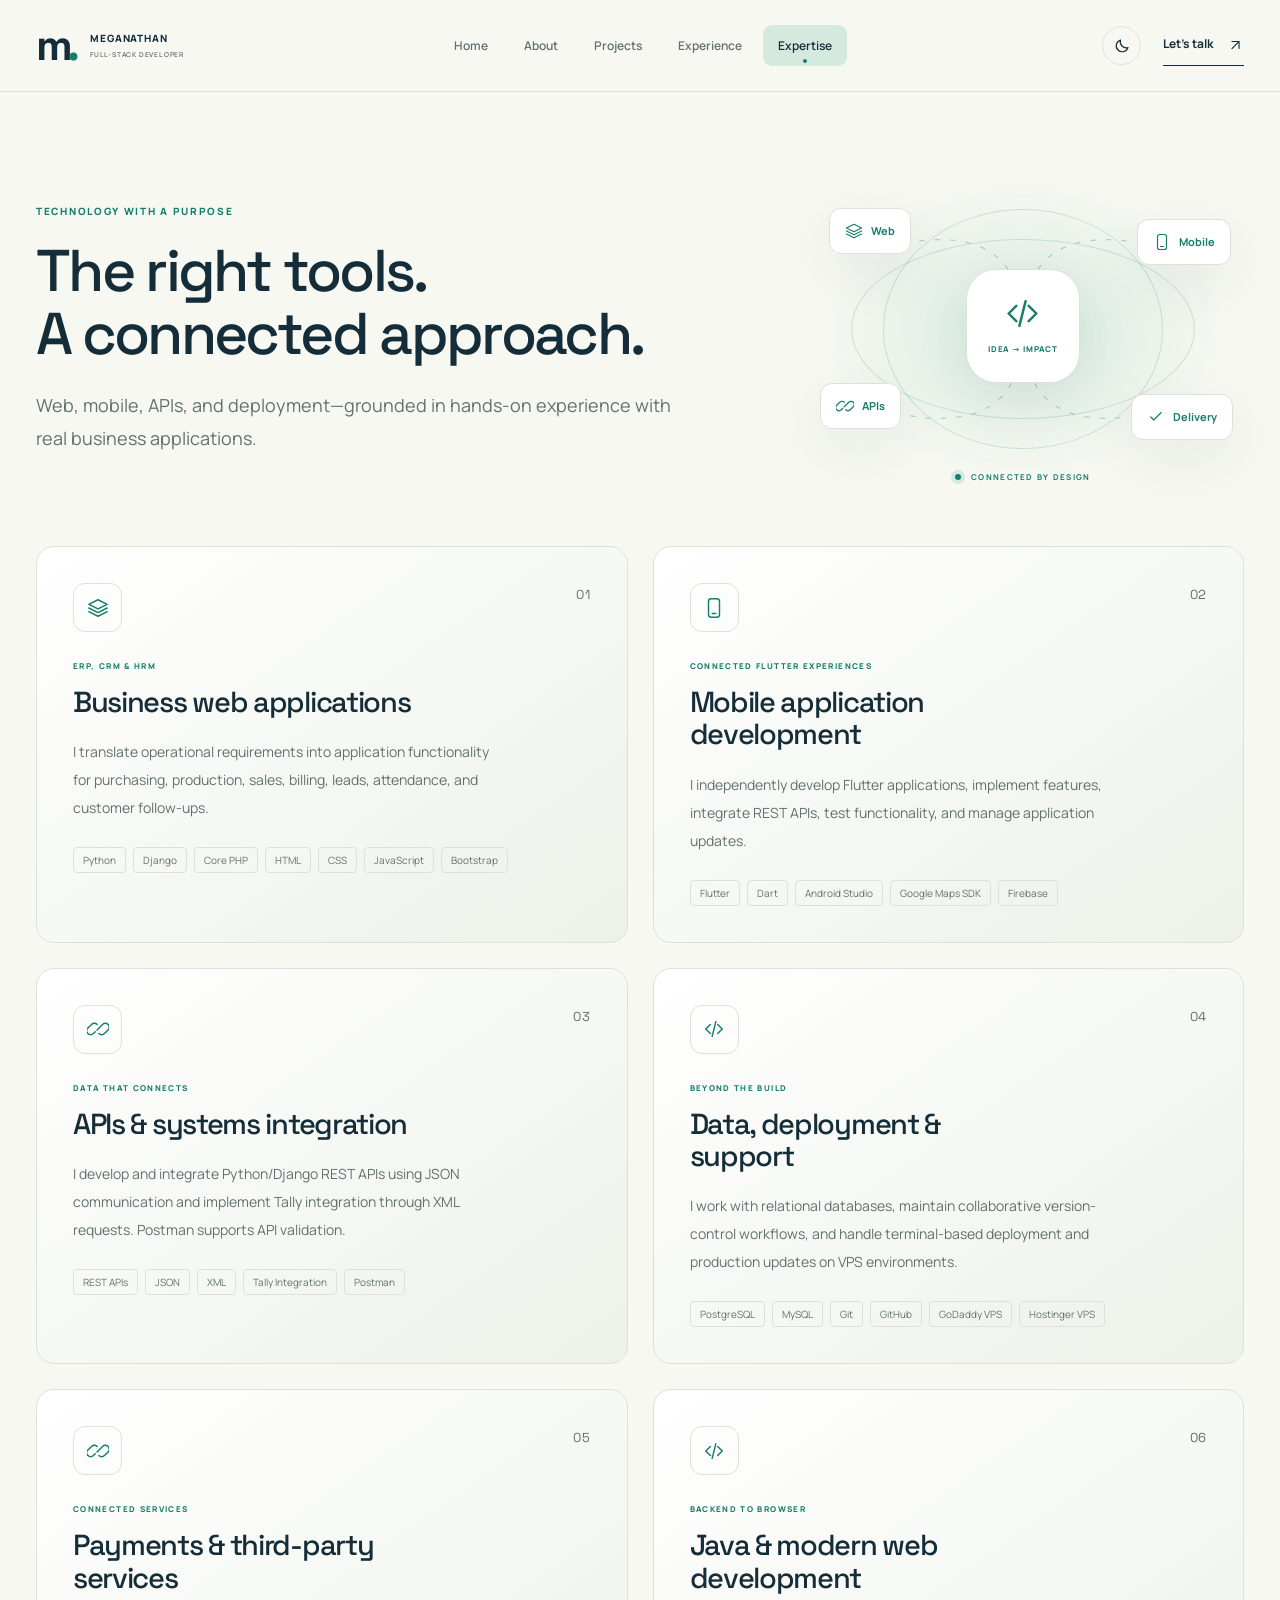
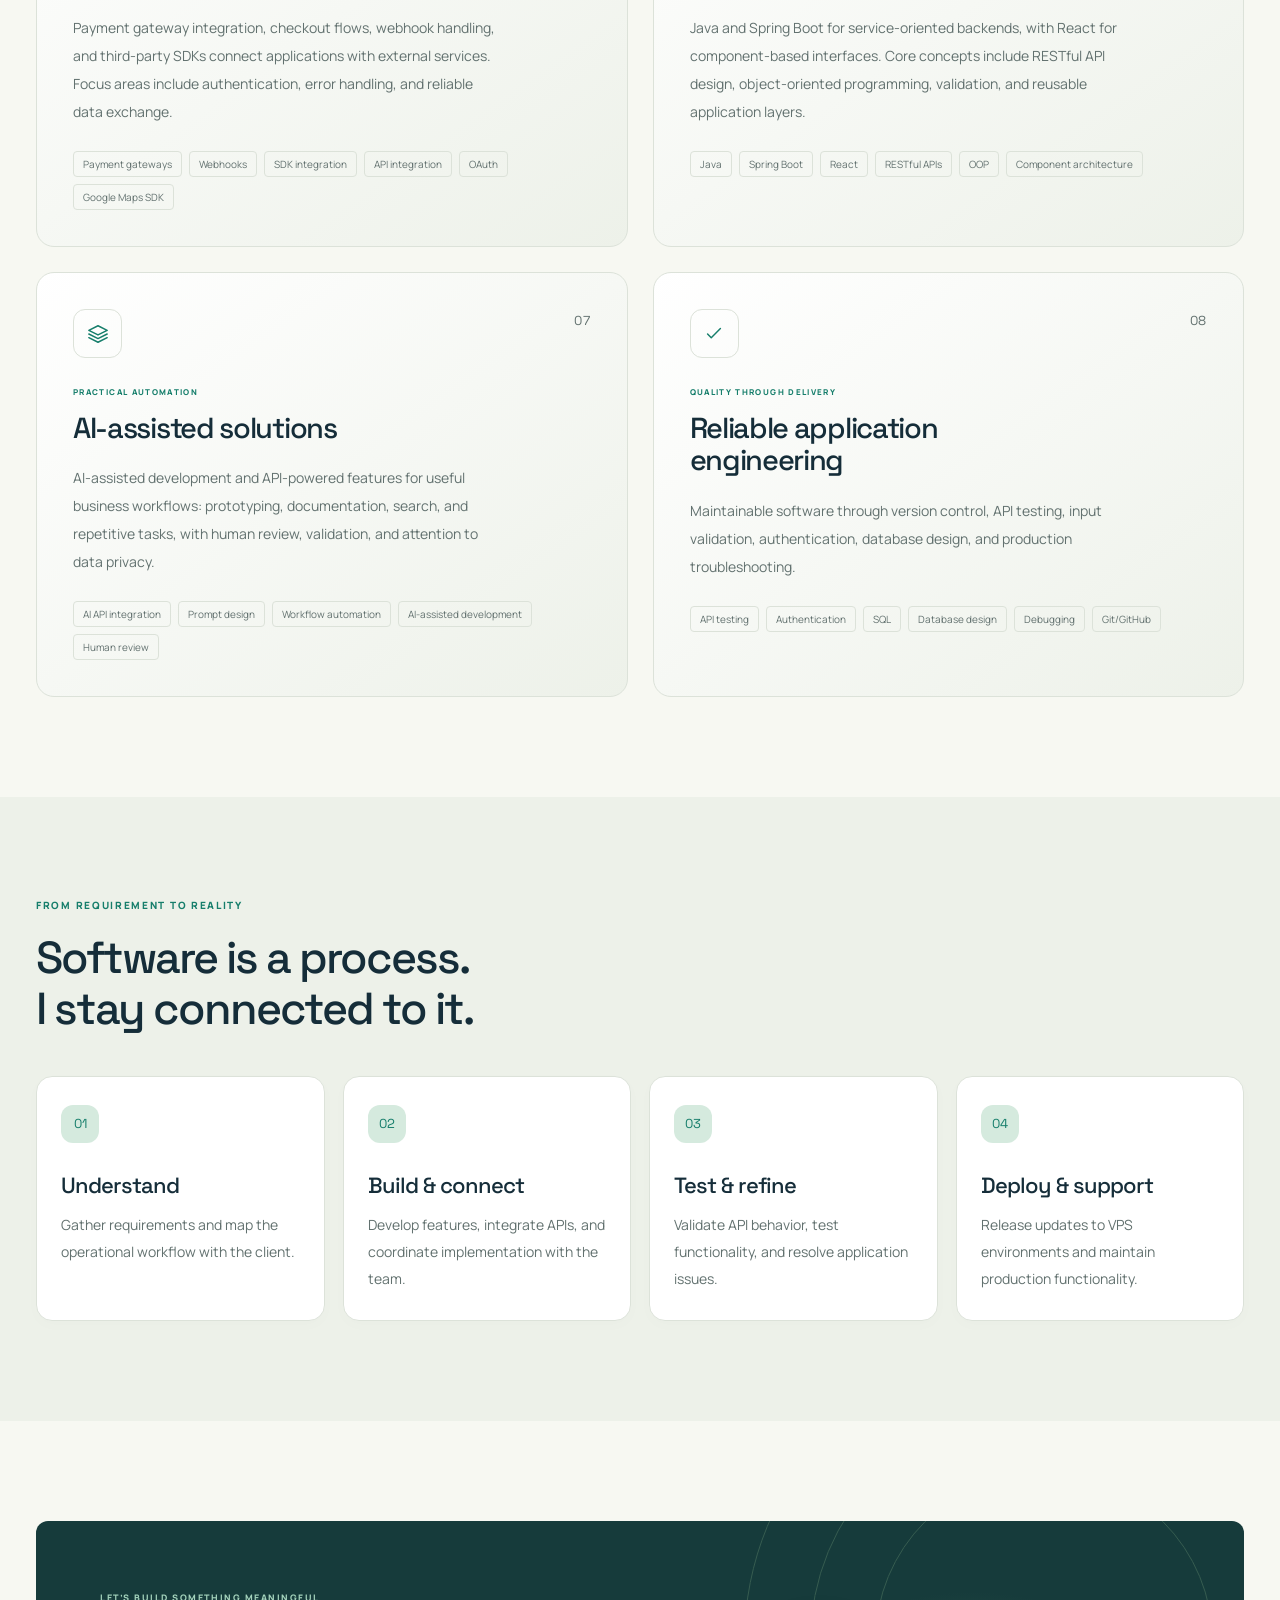
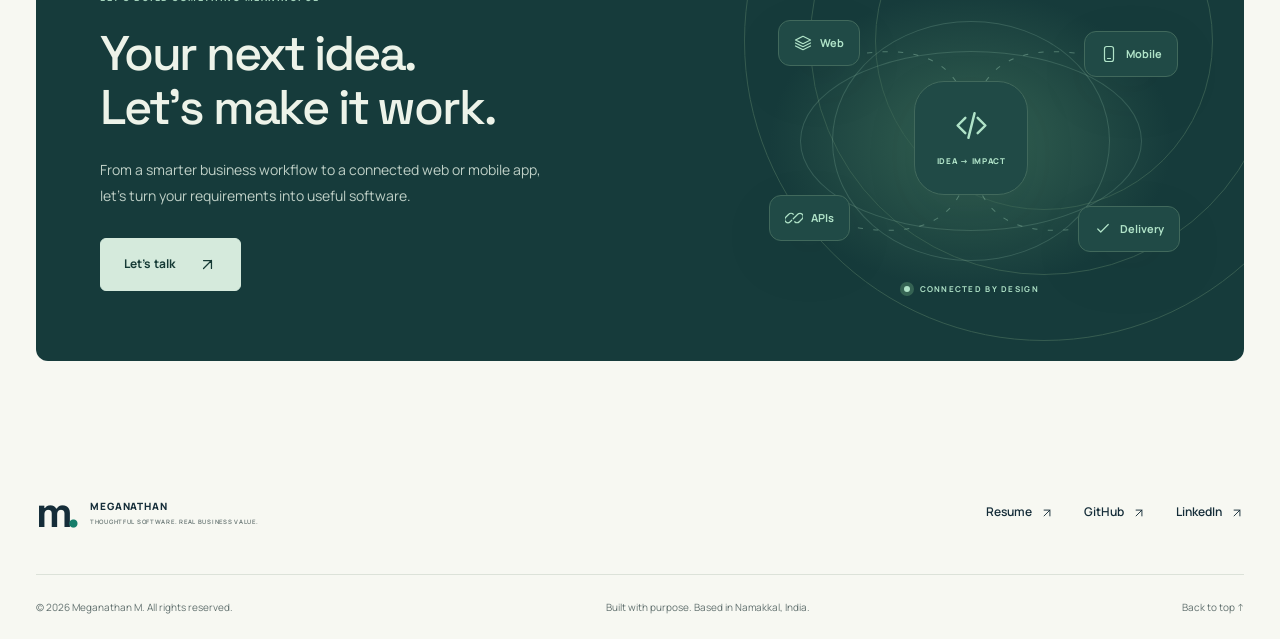
<file: expertise.html>
<!doctype html>
<html lang="en" data-bs-theme="light">
  <head>
    <meta charset="utf-8" />
    <meta name="viewport" content="width=device-width, initial-scale=1" />
    <meta name="color-scheme" content="light dark" />
    <meta name="theme-color" content="#f7f8f2" />
    <title>Expertise | Meganathan M</title>
    <meta
      name="description"
      content="Meganathan M — Full-Stack Developer building business web applications, ERP systems, and Flutter mobile experiences."
    />
    <meta property="og:title" content="Expertise | Meganathan M" />
    <meta
      property="og:description"
      content="Meganathan M — Full-Stack Developer building business web applications, ERP systems, and Flutter mobile experiences."
    />
    <meta property="og:type" content="website" />
    <meta name="author" content="Meganathan M" />
    <link rel="icon" type="image/svg+xml" href="assets/favicon.svg" />
    <script src="assets/theme.js"></script>
    <link rel="stylesheet" href="assets/vendor/bootstrap.min.css" />
    <link rel="stylesheet" href="assets/fonts/fonts.css" />
    <link rel="stylesheet" href="assets/style.css" />
  </head>
  <body>
    <a class="skip-link" href="#main">Skip to content</a>
    <header class="site-header">
      <div class="container header-inner">
        <a class="brand" href="index.html" aria-label="Meganathan M home"
          ><span class="brand-symbol">m<span>.</span></span
          ><span class="brand-name"
            >MEGANATHAN<span>FULL-STACK DEVELOPER</span></span
          ></a
        >
        <nav class="desktop-nav" aria-label="Main navigation">
          <a href="index.html">Home</a><a href="about.html">About</a
          ><a href="projects.html">Projects</a
          ><a href="experience.html">Experience</a
          ><a href="expertise.html" class="active" aria-current="page"
            >Expertise</a
          >
        </nav>
        <div class="header-actions">
          <button
            class="theme-toggle"
            type="button"
            aria-label="Switch to dark theme"
            title="Switch theme"
          >
            <svg
              class="icon sun-icon"
              width="24"
              height="24"
              viewBox="0 0 24 24"
              fill="none"
              stroke="currentColor"
              stroke-width="1.6"
              stroke-linecap="round"
              stroke-linejoin="round"
              aria-hidden="true"
            >
              <circle cx="12" cy="12" r="4" />
              <path
                d="M12 2v2m0 16v2M2 12h2m16 0h2M5 5l1.5 1.5m11 11L19 19M5 19l1.5-1.5m11-11L19 5"
              /></svg
            ><svg
              class="icon moon-icon"
              width="24"
              height="24"
              viewBox="0 0 24 24"
              fill="none"
              stroke="currentColor"
              stroke-width="1.6"
              stroke-linecap="round"
              stroke-linejoin="round"
              aria-hidden="true"
            >
              <path d="M20 14a8 8 0 0 1-10-10 8 8 0 1 0 10 10Z" />
            </svg></button
          ><a class="header-contact" href="contact.html"
            >Let’s talk
            <svg
              class="icon"
              width="24"
              height="24"
              viewBox="0 0 24 24"
              fill="none"
              stroke="currentColor"
              stroke-width="1.6"
              stroke-linecap="round"
              stroke-linejoin="round"
              aria-hidden="true"
            >
              <path d="M7 17 17 7M7 7h10v10" /></svg></a
          ><button
            class="menu-toggle"
            type="button"
            aria-label="Open navigation"
            aria-expanded="false"
            aria-controls="mobile-nav"
          >
            <svg
              class="icon"
              width="24"
              height="24"
              viewBox="0 0 24 24"
              fill="none"
              stroke="currentColor"
              stroke-width="1.6"
              stroke-linecap="round"
              stroke-linejoin="round"
              aria-hidden="true"
            >
              <path d="M4 7h16M4 12h16M4 17h16" />
            </svg>
          </button>
        </div>
      </div>
      <nav
        id="mobile-nav"
        class="mobile-nav"
        aria-label="Mobile navigation"
        hidden
      >
        <a href="index.html">Home</a><a href="about.html">About</a
        ><a href="projects.html">Projects</a
        ><a href="experience.html">Experience</a
        ><a href="expertise.html" aria-current="page">Expertise</a
        ><a href="resume.html">Resume</a><a href="contact.html">Contact</a>
      </nav>
    </header>
    <main id="main">
      <section class="page-intro">
        <div class="container intro-layout">
          <div class="intro-copy">
            <div class="eyebrow">TECHNOLOGY WITH A PURPOSE</div>
            <h1>The right tools.<br />A connected approach.</h1>
            <p class="lead">
              Web, mobile, APIs, and deployment—grounded in hands-on experience
              with real business applications.
            </p>
          </div>
          <div class="development-visual" aria-hidden="true">
            <div class="visual-ring ring-one"></div>
            <div class="visual-ring ring-two"></div>
            <svg class="visual-paths" viewBox="0 0 400 300">
              <path
                d="M70 70 Q200 40 200 150 T330 230 M330 70 Q200 40 200 150 T70 230"
              />
            </svg>
            <div class="visual-core">
              <svg
                class="icon"
                width="24"
                height="24"
                viewBox="0 0 24 24"
                fill="none"
                stroke="currentColor"
                stroke-width="1.6"
                stroke-linecap="round"
                stroke-linejoin="round"
                aria-hidden="true"
              >
                <path d="m8 7-5 5 5 5m8-10 5 5-5 5M14 4l-4 16" /></svg
              ><span>IDEA → IMPACT</span>
            </div>
            <div class="visual-node node-web">
              <svg
                class="icon"
                width="24"
                height="24"
                viewBox="0 0 24 24"
                fill="none"
                stroke="currentColor"
                stroke-width="1.6"
                stroke-linecap="round"
                stroke-linejoin="round"
                aria-hidden="true"
              >
                <path
                  d="m12 3 10 5-10 5L2 8l10-5Zm-10 9 10 5 10-5M2 16l10 5 10-5"
                /></svg
              ><span>Web</span>
            </div>
            <div class="visual-node node-mobile">
              <svg
                class="icon"
                width="24"
                height="24"
                viewBox="0 0 24 24"
                fill="none"
                stroke="currentColor"
                stroke-width="1.6"
                stroke-linecap="round"
                stroke-linejoin="round"
                aria-hidden="true"
              >
                <rect x="6" y="2" width="12" height="20" rx="3" />
                <path d="M10 18h4" /></svg
              ><span>Mobile</span>
            </div>
            <div class="visual-node node-api">
              <svg
                class="icon"
                width="24"
                height="24"
                viewBox="0 0 24 24"
                fill="none"
                stroke="currentColor"
                stroke-width="1.6"
                stroke-linecap="round"
                stroke-linejoin="round"
                aria-hidden="true"
              >
                <path
                  d="m10 13 4-4m-6 6-2 2a4 4 0 0 1-6-6l4-4a4 4 0 0 1 6 0m4 2 2-2a4 4 0 0 1 6 6l-4 4a4 4 0 0 1-6 0"
                  transform="translate(1 0)"
                /></svg
              ><span>APIs</span>
            </div>
            <div class="visual-node node-delivery">
              <svg
                class="icon"
                width="24"
                height="24"
                viewBox="0 0 24 24"
                fill="none"
                stroke="currentColor"
                stroke-width="1.6"
                stroke-linecap="round"
                stroke-linejoin="round"
                aria-hidden="true"
              >
                <path d="m5 12 4 4L19 6" /></svg
              ><span>Delivery</span>
            </div>
            <div class="visual-caption-label">
              <i class="status-dot"></i> CONNECTED BY DESIGN
            </div>
          </div>
        </div>
      </section>
      <section class="section pt-0">
        <div class="container">
          <div class="expertise-grid">
            <article class="expertise-card">
              <div class="expertise-top">
                <span class="capability-icon"
                  ><svg
                    class="icon"
                    width="24"
                    height="24"
                    viewBox="0 0 24 24"
                    fill="none"
                    stroke="currentColor"
                    stroke-width="1.6"
                    stroke-linecap="round"
                    stroke-linejoin="round"
                    aria-hidden="true"
                  >
                    <path
                      d="m12 3 10 5-10 5L2 8l10-5Zm-10 9 10 5 10-5M2 16l10 5 10-5"
                    /></svg></span
                ><span class="small-index">01</span>
              </div>
              <span class="eyebrow">ERP, CRM & HRM</span>
              <h2>Business web applications</h2>
              <p>
                I translate operational requirements into application
                functionality for purchasing, production, sales, billing, leads,
                attendance, and customer follow-ups.
              </p>
              <div class="tags">
                <span>Python</span><span>Django</span><span>Core PHP</span
                ><span>HTML</span><span>CSS</span><span>JavaScript</span
                ><span>Bootstrap</span>
              </div>
            </article>
            <article class="expertise-card">
              <div class="expertise-top">
                <span class="capability-icon"
                  ><svg
                    class="icon"
                    width="24"
                    height="24"
                    viewBox="0 0 24 24"
                    fill="none"
                    stroke="currentColor"
                    stroke-width="1.6"
                    stroke-linecap="round"
                    stroke-linejoin="round"
                    aria-hidden="true"
                  >
                    <rect x="6" y="2" width="12" height="20" rx="3" />
                    <path d="M10 18h4" /></svg></span
                ><span class="small-index">02</span>
              </div>
              <span class="eyebrow">CONNECTED FLUTTER EXPERIENCES</span>
              <h2>Mobile application development</h2>
              <p>
                I independently develop Flutter applications, implement
                features, integrate REST APIs, test functionality, and manage
                application updates.
              </p>
              <div class="tags">
                <span>Flutter</span><span>Dart</span><span>Android Studio</span
                ><span>Google Maps SDK</span><span>Firebase</span>
              </div>
            </article>
            <article class="expertise-card">
              <div class="expertise-top">
                <span class="capability-icon"
                  ><svg
                    class="icon"
                    width="24"
                    height="24"
                    viewBox="0 0 24 24"
                    fill="none"
                    stroke="currentColor"
                    stroke-width="1.6"
                    stroke-linecap="round"
                    stroke-linejoin="round"
                    aria-hidden="true"
                  >
                    <path
                      d="m10 13 4-4m-6 6-2 2a4 4 0 0 1-6-6l4-4a4 4 0 0 1 6 0m4 2 2-2a4 4 0 0 1 6 6l-4 4a4 4 0 0 1-6 0"
                      transform="translate(1 0)"
                    /></svg></span
                ><span class="small-index">03</span>
              </div>
              <span class="eyebrow">DATA THAT CONNECTS</span>
              <h2>APIs & systems integration</h2>
              <p>
                I develop and integrate Python/Django REST APIs using JSON
                communication and implement Tally integration through XML
                requests. Postman supports API validation.
              </p>
              <div class="tags">
                <span>REST APIs</span><span>JSON</span><span>XML</span
                ><span>Tally Integration</span><span>Postman</span>
              </div>
            </article>
            <article class="expertise-card">
              <div class="expertise-top">
                <span class="capability-icon"
                  ><svg
                    class="icon"
                    width="24"
                    height="24"
                    viewBox="0 0 24 24"
                    fill="none"
                    stroke="currentColor"
                    stroke-width="1.6"
                    stroke-linecap="round"
                    stroke-linejoin="round"
                    aria-hidden="true"
                  >
                    <path
                      d="m8 7-5 5 5 5m8-10 5 5-5 5M14 4l-4 16"
                    /></svg></span
                ><span class="small-index">04</span>
              </div>
              <span class="eyebrow">BEYOND THE BUILD</span>
              <h2>Data, deployment & support</h2>
              <p>
                I work with relational databases, maintain collaborative
                version-control workflows, and handle terminal-based deployment
                and production updates on VPS environments.
              </p>
              <div class="tags">
                <span>PostgreSQL</span><span>MySQL</span><span>Git</span
                ><span>GitHub</span><span>GoDaddy VPS</span
                ><span>Hostinger VPS</span>
              </div>
            </article>
            <article class="expertise-card">
              <div class="expertise-top">
                <span class="capability-icon"
                  ><svg
                    class="icon"
                    width="24"
                    height="24"
                    viewBox="0 0 24 24"
                    fill="none"
                    stroke="currentColor"
                    stroke-width="1.6"
                    stroke-linecap="round"
                    stroke-linejoin="round"
                    aria-hidden="true"
                  >
                    <path
                      d="m10 13 4-4m-6 6-2 2a4 4 0 0 1-6-6l4-4a4 4 0 0 1 6 0m4 2 2-2a4 4 0 0 1 6 6l-4 4a4 4 0 0 1-6 0"
                      transform="translate(1 0)"
                    /></svg></span
                ><span class="small-index">05</span>
              </div>
              <span class="eyebrow">CONNECTED SERVICES</span>
              <h2>Payments & third-party services</h2>
              <p>
                Payment gateway integration, checkout flows, webhook handling,
                and third-party SDKs connect applications with external
                services. Focus areas include authentication, error handling,
                and reliable data exchange.
              </p>
              <div class="tags">
                <span>Payment gateways</span><span>Webhooks</span
                ><span>SDK integration</span><span>API integration</span
                ><span>OAuth</span><span>Google Maps SDK</span>
              </div>
            </article>
            <article class="expertise-card">
              <div class="expertise-top">
                <span class="capability-icon"
                  ><svg
                    class="icon"
                    width="24"
                    height="24"
                    viewBox="0 0 24 24"
                    fill="none"
                    stroke="currentColor"
                    stroke-width="1.6"
                    stroke-linecap="round"
                    stroke-linejoin="round"
                    aria-hidden="true"
                  >
                    <path
                      d="m8 7-5 5 5 5m8-10 5 5-5 5M14 4l-4 16"
                    /></svg></span
                ><span class="small-index">06</span>
              </div>
              <span class="eyebrow">BACKEND TO BROWSER</span>
              <h2>Java & modern web development</h2>
              <p>
                Java and Spring Boot for service-oriented backends, with React
                for component-based interfaces. Core concepts include RESTful
                API design, object-oriented programming, validation, and
                reusable application layers.
              </p>
              <div class="tags">
                <span>Java</span><span>Spring Boot</span><span>React</span
                ><span>RESTful APIs</span><span>OOP</span
                ><span>Component architecture</span>
              </div>
            </article>
            <article class="expertise-card">
              <div class="expertise-top">
                <span class="capability-icon"
                  ><svg
                    class="icon"
                    width="24"
                    height="24"
                    viewBox="0 0 24 24"
                    fill="none"
                    stroke="currentColor"
                    stroke-width="1.6"
                    stroke-linecap="round"
                    stroke-linejoin="round"
                    aria-hidden="true"
                  >
                    <path
                      d="m12 3 10 5-10 5L2 8l10-5Zm-10 9 10 5 10-5M2 16l10 5 10-5"
                    /></svg></span
                ><span class="small-index">07</span>
              </div>
              <span class="eyebrow">PRACTICAL AUTOMATION</span>
              <h2>AI-assisted solutions</h2>
              <p>
                AI-assisted development and API-powered features for useful
                business workflows: prototyping, documentation, search, and
                repetitive tasks, with human review, validation, and attention
                to data privacy.
              </p>
              <div class="tags">
                <span>AI API integration</span><span>Prompt design</span
                ><span>Workflow automation</span
                ><span>AI-assisted development</span><span>Human review</span>
              </div>
            </article>
            <article class="expertise-card">
              <div class="expertise-top">
                <span class="capability-icon"
                  ><svg
                    class="icon"
                    width="24"
                    height="24"
                    viewBox="0 0 24 24"
                    fill="none"
                    stroke="currentColor"
                    stroke-width="1.6"
                    stroke-linecap="round"
                    stroke-linejoin="round"
                    aria-hidden="true"
                  >
                    <path d="m5 12 4 4L19 6" /></svg></span
                ><span class="small-index">08</span>
              </div>
              <span class="eyebrow">QUALITY THROUGH DELIVERY</span>
              <h2>Reliable application engineering</h2>
              <p>
                Maintainable software through version control, API testing,
                input validation, authentication, database design, and
                production troubleshooting.
              </p>
              <div class="tags">
                <span>API testing</span><span>Authentication</span
                ><span>SQL</span><span>Database design</span
                ><span>Debugging</span><span>Git/GitHub</span>
              </div>
            </article>
          </div>
        </div>
      </section>
      <section class="section process-section">
        <div class="container">
          <div class="section-heading">
            <div>
              <span class="eyebrow">FROM REQUIREMENT TO REALITY</span>
              <h2>Software is a process.<br />I stay connected to it.</h2>
            </div>
          </div>
          <div class="process-grid">
            <article>
              <span>01</span>
              <h3>Understand</h3>
              <p>
                Gather requirements and map the operational workflow with the
                client.
              </p>
            </article>
            <article>
              <span>02</span>
              <h3>Build & connect</h3>
              <p>
                Develop features, integrate APIs, and coordinate implementation
                with the team.
              </p>
            </article>
            <article>
              <span>03</span>
              <h3>Test & refine</h3>
              <p>
                Validate API behavior, test functionality, and resolve
                application issues.
              </p>
            </article>
            <article>
              <span>04</span>
              <h3>Deploy & support</h3>
              <p>
                Release updates to VPS environments and maintain production
                functionality.
              </p>
            </article>
          </div>
        </div>
      </section>
      <section class="section">
        <div class="container">
          <div class="cta-panel">
            <div class="cta-orbit" aria-hidden="true"></div>
            <div class="cta-copy">
              <span class="eyebrow">LET’S BUILD SOMETHING MEANINGFUL</span>
              <h2>Your next idea.<br />Let’s make it work.</h2>
              <p>
                From a smarter business workflow to a connected web or mobile
                app,<br class="d-none d-md-block" />
                let’s turn your requirements into useful software.
              </p>
              <a class="btn btn-light" href="contact.html"
                >Let’s talk<svg
                  class="icon"
                  width="24"
                  height="24"
                  viewBox="0 0 24 24"
                  fill="none"
                  stroke="currentColor"
                  stroke-width="1.6"
                  stroke-linecap="round"
                  stroke-linejoin="round"
                  aria-hidden="true"
                >
                  <path d="M7 17 17 7M7 7h10v10" /></svg
              ></a>
            </div>
            <div class="development-visual visual-on-dark" aria-hidden="true">
              <div class="visual-ring ring-one"></div>
              <div class="visual-ring ring-two"></div>
              <svg class="visual-paths" viewBox="0 0 400 300">
                <path
                  d="M70 70 Q200 40 200 150 T330 230 M330 70 Q200 40 200 150 T70 230"
                />
              </svg>
              <div class="visual-core">
                <svg
                  class="icon"
                  width="24"
                  height="24"
                  viewBox="0 0 24 24"
                  fill="none"
                  stroke="currentColor"
                  stroke-width="1.6"
                  stroke-linecap="round"
                  stroke-linejoin="round"
                  aria-hidden="true"
                >
                  <path d="m8 7-5 5 5 5m8-10 5 5-5 5M14 4l-4 16" /></svg
                ><span>IDEA → IMPACT</span>
              </div>
              <div class="visual-node node-web">
                <svg
                  class="icon"
                  width="24"
                  height="24"
                  viewBox="0 0 24 24"
                  fill="none"
                  stroke="currentColor"
                  stroke-width="1.6"
                  stroke-linecap="round"
                  stroke-linejoin="round"
                  aria-hidden="true"
                >
                  <path
                    d="m12 3 10 5-10 5L2 8l10-5Zm-10 9 10 5 10-5M2 16l10 5 10-5"
                  /></svg
                ><span>Web</span>
              </div>
              <div class="visual-node node-mobile">
                <svg
                  class="icon"
                  width="24"
                  height="24"
                  viewBox="0 0 24 24"
                  fill="none"
                  stroke="currentColor"
                  stroke-width="1.6"
                  stroke-linecap="round"
                  stroke-linejoin="round"
                  aria-hidden="true"
                >
                  <rect x="6" y="2" width="12" height="20" rx="3" />
                  <path d="M10 18h4" /></svg
                ><span>Mobile</span>
              </div>
              <div class="visual-node node-api">
                <svg
                  class="icon"
                  width="24"
                  height="24"
                  viewBox="0 0 24 24"
                  fill="none"
                  stroke="currentColor"
                  stroke-width="1.6"
                  stroke-linecap="round"
                  stroke-linejoin="round"
                  aria-hidden="true"
                >
                  <path
                    d="m10 13 4-4m-6 6-2 2a4 4 0 0 1-6-6l4-4a4 4 0 0 1 6 0m4 2 2-2a4 4 0 0 1 6 6l-4 4a4 4 0 0 1-6 0"
                    transform="translate(1 0)"
                  /></svg
                ><span>APIs</span>
              </div>
              <div class="visual-node node-delivery">
                <svg
                  class="icon"
                  width="24"
                  height="24"
                  viewBox="0 0 24 24"
                  fill="none"
                  stroke="currentColor"
                  stroke-width="1.6"
                  stroke-linecap="round"
                  stroke-linejoin="round"
                  aria-hidden="true"
                >
                  <path d="m5 12 4 4L19 6" /></svg
                ><span>Delivery</span>
              </div>
              <div class="visual-caption-label">
                <i class="status-dot"></i> CONNECTED BY DESIGN
              </div>
            </div>
          </div>
        </div>
      </section>
    </main>
    <footer class="site-footer">
      <div class="container">
        <div class="footer-top">
          <a class="brand" href="index.html"
            ><span class="brand-symbol">m<span>.</span></span
            ><span class="brand-name"
              >MEGANATHAN<span
                >THOUGHTFUL SOFTWARE. REAL BUSINESS VALUE.</span
              ></span
            ></a
          >
          <div class="footer-links">
            <a href="resume.html"
              >Resume
              <svg
                class="icon"
                width="24"
                height="24"
                viewBox="0 0 24 24"
                fill="none"
                stroke="currentColor"
                stroke-width="1.6"
                stroke-linecap="round"
                stroke-linejoin="round"
                aria-hidden="true"
              >
                <path d="M7 17 17 7M7 7h10v10" /></svg></a
            ><a
              href="https://github.com/CoderMegaa"
              target="_blank"
              rel="noopener noreferrer"
              >GitHub
              <svg
                class="icon"
                width="24"
                height="24"
                viewBox="0 0 24 24"
                fill="none"
                stroke="currentColor"
                stroke-width="1.6"
                stroke-linecap="round"
                stroke-linejoin="round"
                aria-hidden="true"
              >
                <path d="M7 17 17 7M7 7h10v10" /></svg></a
            ><a
              href="https://www.linkedin.com/in/meganathan-m-107a9626a/"
              target="_blank"
              rel="noopener noreferrer"
              >LinkedIn
              <svg
                class="icon"
                width="24"
                height="24"
                viewBox="0 0 24 24"
                fill="none"
                stroke="currentColor"
                stroke-width="1.6"
                stroke-linecap="round"
                stroke-linejoin="round"
                aria-hidden="true"
              >
                <path d="M7 17 17 7M7 7h10v10" /></svg
            ></a>
          </div>
        </div>
        <div class="footer-bottom">
          <span
            >© <span data-year>2026</span> Meganathan M. All rights
            reserved.</span
          ><span>Built with purpose. Based in Namakkal, India.</span
          ><a href="#main">Back to top ↑</a>
        </div>
      </div>
    </footer>
    <script src="assets/vendor/bootstrap.bundle.min.js" defer></script>
    <script src="assets/app.js" defer></script>
  </body>
</html>
</file>
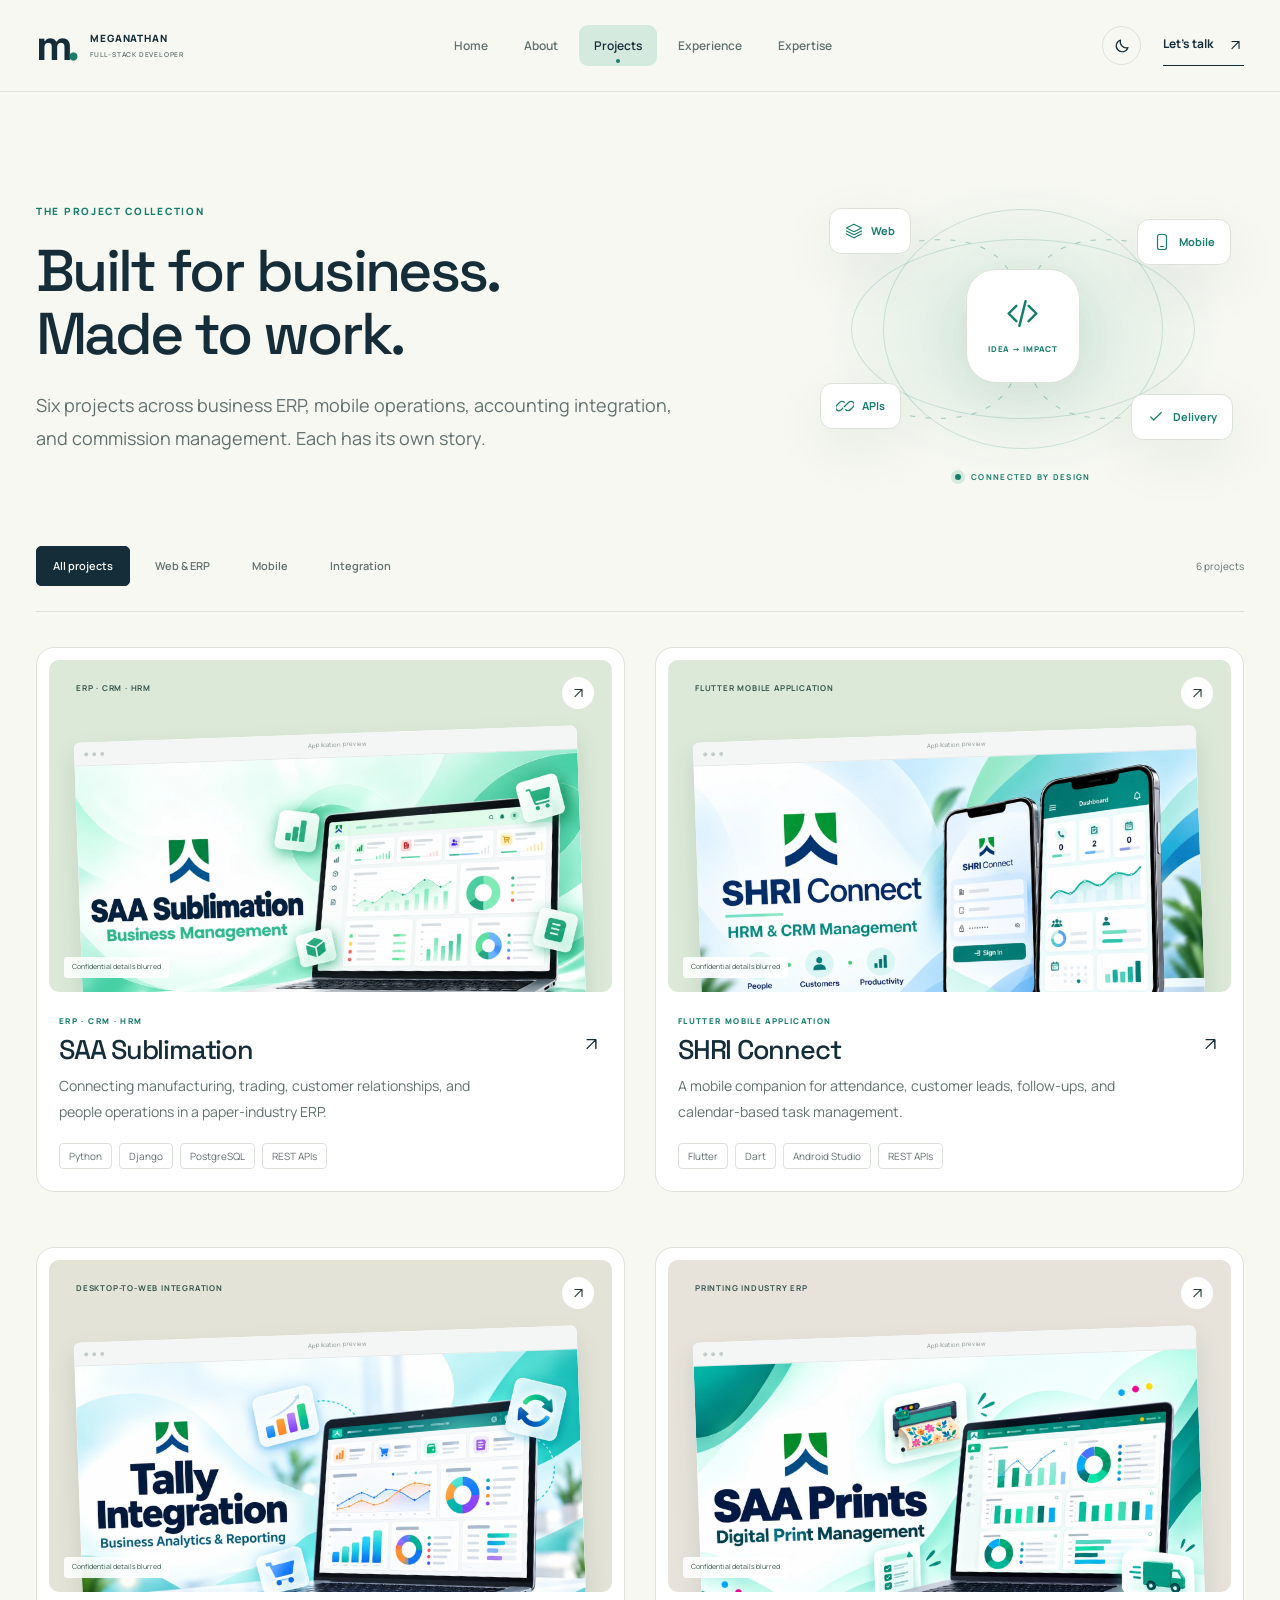
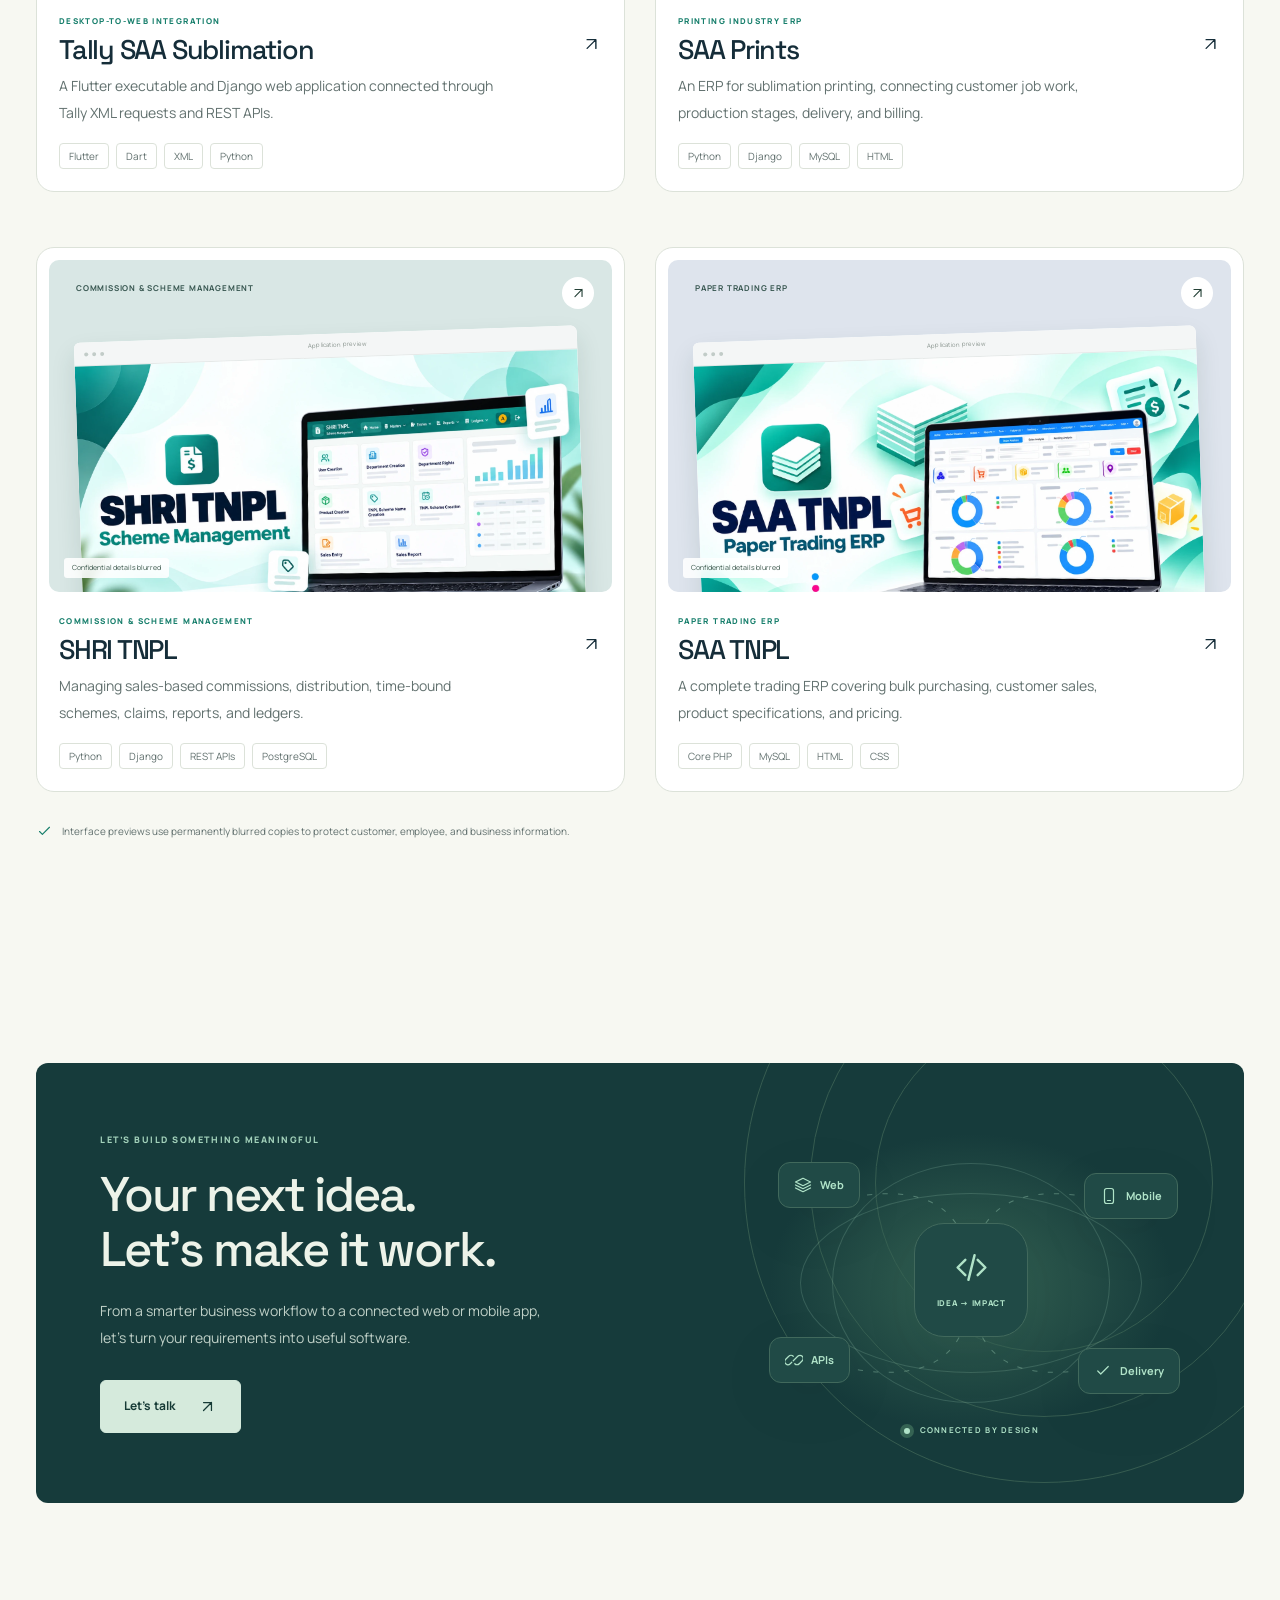
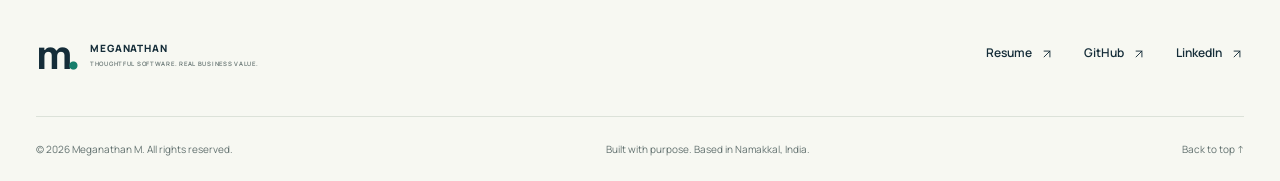
<file: projects.html>
<!doctype html>
<html lang="en" data-bs-theme="light">
  <head>
    <meta charset="utf-8" />
    <meta name="viewport" content="width=device-width, initial-scale=1" />
    <meta name="color-scheme" content="light dark" />
    <meta name="theme-color" content="#f7f8f2" />
    <title>Projects | Meganathan M</title>
    <meta
      name="description"
      content="Meganathan M — Full-Stack Developer building business web applications, ERP systems, and Flutter mobile experiences."
    />
    <meta property="og:title" content="Projects | Meganathan M" />
    <meta
      property="og:description"
      content="Meganathan M — Full-Stack Developer building business web applications, ERP systems, and Flutter mobile experiences."
    />
    <meta property="og:type" content="website" />
    <meta name="author" content="Meganathan M" />
    <link rel="icon" type="image/svg+xml" href="assets/favicon.svg" />
    <script src="assets/theme.js"></script>
    <link rel="stylesheet" href="assets/vendor/bootstrap.min.css" />
    <link rel="stylesheet" href="assets/fonts/fonts.css" />
    <link rel="stylesheet" href="assets/style.css" />
  </head>

  <body>
    <a class="skip-link" href="#main">Skip to content</a>
    <header class="site-header">
      <div class="container header-inner">
        <a class="brand" href="index.html" aria-label="Meganathan M home"
          ><span class="brand-symbol">m<span>.</span></span
          ><span class="brand-name"
            >MEGANATHAN<span>FULL-STACK DEVELOPER</span></span
          ></a
        >
        <nav class="desktop-nav" aria-label="Main navigation">
          <a href="index.html">Home</a><a href="about.html">About</a
          ><a href="projects.html" class="active" aria-current="page"
            >Projects</a
          ><a href="experience.html">Experience</a
          ><a href="expertise.html">Expertise</a>
        </nav>
        <div class="header-actions">
          <button
            class="theme-toggle"
            type="button"
            aria-label="Switch to dark theme"
            title="Switch theme"
          >
            <svg
              class="icon sun-icon"
              width="24"
              height="24"
              viewBox="0 0 24 24"
              fill="none"
              stroke="currentColor"
              stroke-width="1.6"
              stroke-linecap="round"
              stroke-linejoin="round"
              aria-hidden="true"
            >
              <circle cx="12" cy="12" r="4" />
              <path
                d="M12 2v2m0 16v2M2 12h2m16 0h2M5 5l1.5 1.5m11 11L19 19M5 19l1.5-1.5m11-11L19 5"
              /></svg
            ><svg
              class="icon moon-icon"
              width="24"
              height="24"
              viewBox="0 0 24 24"
              fill="none"
              stroke="currentColor"
              stroke-width="1.6"
              stroke-linecap="round"
              stroke-linejoin="round"
              aria-hidden="true"
            >
              <path d="M20 14a8 8 0 0 1-10-10 8 8 0 1 0 10 10Z" />
            </svg></button
          ><a class="header-contact" href="contact.html"
            >Let’s talk
            <svg
              class="icon"
              width="24"
              height="24"
              viewBox="0 0 24 24"
              fill="none"
              stroke="currentColor"
              stroke-width="1.6"
              stroke-linecap="round"
              stroke-linejoin="round"
              aria-hidden="true"
            >
              <path d="M7 17 17 7M7 7h10v10" /></svg></a
          ><button
            class="menu-toggle"
            type="button"
            aria-label="Open navigation"
            aria-expanded="false"
            aria-controls="mobile-nav"
          >
            <svg
              class="icon"
              width="24"
              height="24"
              viewBox="0 0 24 24"
              fill="none"
              stroke="currentColor"
              stroke-width="1.6"
              stroke-linecap="round"
              stroke-linejoin="round"
              aria-hidden="true"
            >
              <path d="M4 7h16M4 12h16M4 17h16" />
            </svg>
          </button>
        </div>
      </div>
      <nav
        id="mobile-nav"
        class="mobile-nav"
        aria-label="Mobile navigation"
        hidden
      >
        <a href="index.html">Home</a><a href="about.html">About</a
        ><a href="projects.html" aria-current="page">Projects</a
        ><a href="experience.html">Experience</a
        ><a href="expertise.html">Expertise</a><a href="resume.html">Resume</a
        ><a href="contact.html">Contact</a>
      </nav>
    </header>
    <main id="main">
      <section class="page-intro">
        <div class="container intro-layout">
          <div class="intro-copy">
            <div class="eyebrow">THE PROJECT COLLECTION</div>
            <h1>Built for business.<br />Made to work.</h1>
            <p class="lead">
              Six projects across business ERP, mobile operations, accounting
              integration, and commission management. Each has its own story.
            </p>
          </div>
          <div class="development-visual" aria-hidden="true">
            <div class="visual-ring ring-one"></div>
            <div class="visual-ring ring-two"></div>
            <svg class="visual-paths" viewBox="0 0 400 300">
              <path
                d="M70 70 Q200 40 200 150 T330 230 M330 70 Q200 40 200 150 T70 230"
              />
            </svg>
            <div class="visual-core">
              <svg
                class="icon"
                width="24"
                height="24"
                viewBox="0 0 24 24"
                fill="none"
                stroke="currentColor"
                stroke-width="1.6"
                stroke-linecap="round"
                stroke-linejoin="round"
                aria-hidden="true"
              >
                <path d="m8 7-5 5 5 5m8-10 5 5-5 5M14 4l-4 16" /></svg
              ><span>IDEA → IMPACT</span>
            </div>
            <div class="visual-node node-web">
              <svg
                class="icon"
                width="24"
                height="24"
                viewBox="0 0 24 24"
                fill="none"
                stroke="currentColor"
                stroke-width="1.6"
                stroke-linecap="round"
                stroke-linejoin="round"
                aria-hidden="true"
              >
                <path
                  d="m12 3 10 5-10 5L2 8l10-5Zm-10 9 10 5 10-5M2 16l10 5 10-5"
                /></svg
              ><span>Web</span>
            </div>
            <div class="visual-node node-mobile">
              <svg
                class="icon"
                width="24"
                height="24"
                viewBox="0 0 24 24"
                fill="none"
                stroke="currentColor"
                stroke-width="1.6"
                stroke-linecap="round"
                stroke-linejoin="round"
                aria-hidden="true"
              >
                <rect x="6" y="2" width="12" height="20" rx="3" />
                <path d="M10 18h4" /></svg
              ><span>Mobile</span>
            </div>
            <div class="visual-node node-api">
              <svg
                class="icon"
                width="24"
                height="24"
                viewBox="0 0 24 24"
                fill="none"
                stroke="currentColor"
                stroke-width="1.6"
                stroke-linecap="round"
                stroke-linejoin="round"
                aria-hidden="true"
              >
                <path
                  d="m10 13 4-4m-6 6-2 2a4 4 0 0 1-6-6l4-4a4 4 0 0 1 6 0m4 2 2-2a4 4 0 0 1 6 6l-4 4a4 4 0 0 1-6 0"
                  transform="translate(1 0)"
                /></svg
              ><span>APIs</span>
            </div>
            <div class="visual-node node-delivery">
              <svg
                class="icon"
                width="24"
                height="24"
                viewBox="0 0 24 24"
                fill="none"
                stroke="currentColor"
                stroke-width="1.6"
                stroke-linecap="round"
                stroke-linejoin="round"
                aria-hidden="true"
              >
                <path d="m5 12 4 4L19 6" /></svg
              ><span>Delivery</span>
            </div>
            <div class="visual-caption-label">
              <i class="status-dot"></i> CONNECTED BY DESIGN
            </div>
          </div>
        </div>
      </section>
      <section class="section pt-0">
        <div class="container">
          <div class="project-toolbar">
            <div class="filter-group" role="group" aria-label="Filter projects">
              <button
                type="button"
                class="filter-btn selected"
                data-filter="All projects"
                aria-pressed="true"
              >
                All projects</button
              ><button
                type="button"
                class="filter-btn"
                data-filter="Web & ERP"
                aria-pressed="false"
              >
                Web & ERP</button
              ><button
                type="button"
                class="filter-btn"
                data-filter="Mobile"
                aria-pressed="false"
              >
                Mobile</button
              ><button
                type="button"
                class="filter-btn"
                data-filter="Integration"
                aria-pressed="false"
              >
                Integration
              </button>
            </div>
            <span class="project-count" role="status" aria-live="polite"
              >6 projects</span
            >
          </div>
          <div class="project-grid">
            <article class="project-card" data-category="Web & ERP">
              <a
                class="project-visual tint-saa-sublimation"
                href="projects/saa-sublimation.html"
                aria-label="Explore SAA Sublimation"
              >
                <span class="project-kind">ERP · CRM · HRM</span>
                <div class="browser-preview">
                  <div class="browser-bar">
                    <i></i><i></i><i></i><span>Application preview</span>
                  </div>
                  <img
                    src="assets/projects/saa-sublimation/thumbnail-landscape.webp"
                    alt="SAA Sublimation interface with confidential content permanently blurred"
                    loading="lazy"
                    width="1600"
                    height="730"
                  />
                </div>
                <span class="visual-caption">Confidential details blurred</span
                ><span class="project-open"
                  ><svg
                    class="icon"
                    width="24"
                    height="24"
                    viewBox="0 0 24 24"
                    fill="none"
                    stroke="currentColor"
                    stroke-width="1.6"
                    stroke-linecap="round"
                    stroke-linejoin="round"
                    aria-hidden="true"
                  >
                    <path d="M7 17 17 7M7 7h10v10" /></svg
                ></span>
              </a>
              <div class="project-info">
                <div>
                  <span class="eyebrow">ERP · CRM · HRM</span>
                  <h3>
                    <a href="projects/saa-sublimation.html">SAA Sublimation</a>
                  </h3>
                </div>
                <a
                  class="text-link"
                  href="projects/saa-sublimation.html"
                  aria-label="Read SAA Sublimation case study"
                  ><svg
                    class="icon"
                    width="24"
                    height="24"
                    viewBox="0 0 24 24"
                    fill="none"
                    stroke="currentColor"
                    stroke-width="1.6"
                    stroke-linecap="round"
                    stroke-linejoin="round"
                    aria-hidden="true"
                  >
                    <path d="M7 17 17 7M7 7h10v10" /></svg
                ></a>
              </div>
              <p>
                Connecting manufacturing, trading, customer relationships, and
                people operations in a paper-industry ERP.
              </p>
              <div class="tags">
                <span>Python</span><span>Django</span><span>PostgreSQL</span
                ><span>REST APIs</span>
              </div>
            </article>
            <article class="project-card" data-category="Mobile">
              <a
                class="project-visual tint-saa-sublimation"
                href="projects/shri-connect.html"
                aria-label="Explore SAA Sublimation"
              >
                <span class="project-kind">Flutter mobile application</span>
                <div class="browser-preview">
                  <div class="browser-bar">
                    <i></i><i></i><i></i><span>Application preview</span>
                  </div>
                  <img
                    src="assets/projects/shri-connect/thumbnail-landscape.webp"
                    alt="SHRI Connect interface with confidential content permanently blurred"
                    loading="lazy"
                    width="1600"
                    height="730"
                  />
                </div>
                <span class="visual-caption">Confidential details blurred</span
                ><span class="project-open"
                  ><svg
                    class="icon"
                    width="24"
                    height="24"
                    viewBox="0 0 24 24"
                    fill="none"
                    stroke="currentColor"
                    stroke-width="1.6"
                    stroke-linecap="round"
                    stroke-linejoin="round"
                    aria-hidden="true"
                  >
                    <path d="M7 17 17 7M7 7h10v10" /></svg
                ></span>
              </a>
              <div class="project-info">
                <div>
                  <span class="eyebrow">Flutter mobile application</span>
                  <h3><a href="projects/shri-connect.html">SHRI Connect</a></h3>
                </div>
                <a
                  class="text-link"
                  href="projects/shri-connect.html"
                  aria-label="Read SAA Sublimation case study"
                  ><svg
                    class="icon"
                    width="24"
                    height="24"
                    viewBox="0 0 24 24"
                    fill="none"
                    stroke="currentColor"
                    stroke-width="1.6"
                    stroke-linecap="round"
                    stroke-linejoin="round"
                    aria-hidden="true"
                  >
                    <path d="M7 17 17 7M7 7h10v10" /></svg
                ></a>
              </div>
              <p>
                A mobile companion for attendance, customer leads, follow-ups,
                and calendar-based task management.
              </p>
              <div class="tags">
                <span>Flutter</span><span>Dart</span><span>Android Studio</span
                ><span>REST APIs</span>
              </div>
            </article>
            <article class="project-card" data-category="Integration">
              <a
                class="project-visual tint-tally-integration"
                href="projects/tally-integration.html"
                aria-label="Explore Tally SAA Sublimation"
              >
                <span class="project-kind">Desktop-to-web integration</span>
                <div class="browser-preview">
                  <div class="browser-bar">
                    <i></i><i></i><i></i><span>Application preview</span>
                  </div>
                  <img
                    src="assets/projects/tally-integration/thumbnail-landscape.webp"
                    alt="Tally SAA Sublimation interface with confidential content permanently blurred"
                    loading="lazy"
                    width="1600"
                    height="730"
                  />
                </div>
                <span class="visual-caption">Confidential details blurred</span
                ><span class="project-open"
                  ><svg
                    class="icon"
                    width="24"
                    height="24"
                    viewBox="0 0 24 24"
                    fill="none"
                    stroke="currentColor"
                    stroke-width="1.6"
                    stroke-linecap="round"
                    stroke-linejoin="round"
                    aria-hidden="true"
                  >
                    <path d="M7 17 17 7M7 7h10v10" /></svg
                ></span>
              </a>
              <div class="project-info">
                <div>
                  <span class="eyebrow">Desktop-to-web integration</span>
                  <h3>
                    <a href="projects/tally-integration.html"
                      >Tally SAA Sublimation</a
                    >
                  </h3>
                </div>
                <a
                  class="text-link"
                  href="projects/tally-integration.html"
                  aria-label="Read Tally SAA Sublimation case study"
                  ><svg
                    class="icon"
                    width="24"
                    height="24"
                    viewBox="0 0 24 24"
                    fill="none"
                    stroke="currentColor"
                    stroke-width="1.6"
                    stroke-linecap="round"
                    stroke-linejoin="round"
                    aria-hidden="true"
                  >
                    <path d="M7 17 17 7M7 7h10v10" /></svg
                ></a>
              </div>
              <p>
                A Flutter executable and Django web application connected
                through Tally XML requests and REST APIs.
              </p>
              <div class="tags">
                <span>Flutter</span><span>Dart</span><span>XML</span
                ><span>Python</span>
              </div>
            </article>
            <article class="project-card" data-category="Web & ERP">
              <a
                class="project-visual tint-saa-prints"
                href="projects/saa-prints.html"
                aria-label="Explore SAA Prints"
              >
                <span class="project-kind">Printing industry ERP</span>
                <div class="browser-preview">
                  <div class="browser-bar">
                    <i></i><i></i><i></i><span>Application preview</span>
                  </div>
                  <img
                    src="assets/projects/saa-prints/thumbnail-landscape.webp"
                    alt="SAA Prints interface with confidential content permanently blurred"
                    loading="lazy"
                    width="1600"
                    height="730"
                  />
                </div>
                <span class="visual-caption">Confidential details blurred</span
                ><span class="project-open"
                  ><svg
                    class="icon"
                    width="24"
                    height="24"
                    viewBox="0 0 24 24"
                    fill="none"
                    stroke="currentColor"
                    stroke-width="1.6"
                    stroke-linecap="round"
                    stroke-linejoin="round"
                    aria-hidden="true"
                  >
                    <path d="M7 17 17 7M7 7h10v10" /></svg
                ></span>
              </a>
              <div class="project-info">
                <div>
                  <span class="eyebrow">Printing industry ERP</span>
                  <h3><a href="projects/saa-prints.html">SAA Prints</a></h3>
                </div>
                <a
                  class="text-link"
                  href="projects/saa-prints.html"
                  aria-label="Read SAA Prints case study"
                  ><svg
                    class="icon"
                    width="24"
                    height="24"
                    viewBox="0 0 24 24"
                    fill="none"
                    stroke="currentColor"
                    stroke-width="1.6"
                    stroke-linecap="round"
                    stroke-linejoin="round"
                    aria-hidden="true"
                  >
                    <path d="M7 17 17 7M7 7h10v10" /></svg
                ></a>
              </div>
              <p>
                An ERP for sublimation printing, connecting customer job work,
                production stages, delivery, and billing.
              </p>
              <div class="tags">
                <span>Python</span><span>Django</span><span>MySQL</span
                ><span>HTML</span>
              </div>
            </article>
            <article class="project-card" data-category="Web & ERP">
              <a
                class="project-visual tint-shri-tnpl"
                href="projects/shri-tnpl.html"
                aria-label="Explore SHRI TNPL"
              >
                <span class="project-kind">Commission & scheme management</span>
                <div class="browser-preview">
                  <div class="browser-bar">
                    <i></i><i></i><i></i><span>Application preview</span>
                  </div>
                  <img
                    src="assets/projects/shri-tnpl/thumbnail-landscape.webp"
                    alt="SHRI TNPL interface with confidential content permanently blurred"
                    loading="lazy"
                    width="1600"
                    height="730"
                  />
                </div>
                <span class="visual-caption">Confidential details blurred</span
                ><span class="project-open"
                  ><svg
                    class="icon"
                    width="24"
                    height="24"
                    viewBox="0 0 24 24"
                    fill="none"
                    stroke="currentColor"
                    stroke-width="1.6"
                    stroke-linecap="round"
                    stroke-linejoin="round"
                    aria-hidden="true"
                  >
                    <path d="M7 17 17 7M7 7h10v10" /></svg
                ></span>
              </a>
              <div class="project-info">
                <div>
                  <span class="eyebrow">Commission & scheme management</span>
                  <h3><a href="projects/shri-tnpl.html">SHRI TNPL</a></h3>
                </div>
                <a
                  class="text-link"
                  href="projects/shri-tnpl.html"
                  aria-label="Read SHRI TNPL case study"
                  ><svg
                    class="icon"
                    width="24"
                    height="24"
                    viewBox="0 0 24 24"
                    fill="none"
                    stroke="currentColor"
                    stroke-width="1.6"
                    stroke-linecap="round"
                    stroke-linejoin="round"
                    aria-hidden="true"
                  >
                    <path d="M7 17 17 7M7 7h10v10" /></svg
                ></a>
              </div>
              <p>
                Managing sales-based commissions, distribution, time-bound
                schemes, claims, reports, and ledgers.
              </p>
              <div class="tags">
                <span>Python</span><span>Django</span><span>REST APIs</span
                ><span>PostgreSQL</span>
              </div>
            </article>
            <article class="project-card" data-category="Web & ERP">
              <a
                class="project-visual tint-saa-tnpl"
                href="projects/saa-tnpl.html"
                aria-label="Explore SAA TNPL"
              >
                <span class="project-kind">Paper trading ERP</span>
                <div class="browser-preview">
                  <div class="browser-bar">
                    <i></i><i></i><i></i><span>Application preview</span>
                  </div>
                  <img
                    src="assets/projects/saa-tnpl/thumbnail-landscape.webp"
                    alt="SAA TNPL interface with confidential content permanently blurred"
                    loading="lazy"
                    width="1600"
                    height="730"
                  />
                </div>
                <span class="visual-caption">Confidential details blurred</span
                ><span class="project-open"
                  ><svg
                    class="icon"
                    width="24"
                    height="24"
                    viewBox="0 0 24 24"
                    fill="none"
                    stroke="currentColor"
                    stroke-width="1.6"
                    stroke-linecap="round"
                    stroke-linejoin="round"
                    aria-hidden="true"
                  >
                    <path d="M7 17 17 7M7 7h10v10" /></svg
                ></span>
              </a>
              <div class="project-info">
                <div>
                  <span class="eyebrow">Paper trading ERP</span>
                  <h3><a href="projects/saa-tnpl.html">SAA TNPL</a></h3>
                </div>
                <a
                  class="text-link"
                  href="projects/saa-tnpl.html"
                  aria-label="Read SAA TNPL case study"
                  ><svg
                    class="icon"
                    width="24"
                    height="24"
                    viewBox="0 0 24 24"
                    fill="none"
                    stroke="currentColor"
                    stroke-width="1.6"
                    stroke-linecap="round"
                    stroke-linejoin="round"
                    aria-hidden="true"
                  >
                    <path d="M7 17 17 7M7 7h10v10" /></svg
                ></a>
              </div>
              <p>
                A complete trading ERP covering bulk purchasing, customer sales,
                product specifications, and pricing.
              </p>
              <div class="tags">
                <span>Core PHP</span><span>MySQL</span><span>HTML</span
                ><span>CSS</span>
              </div>
            </article>
          </div>
          <p class="privacy-note">
            <svg
              class="icon"
              width="24"
              height="24"
              viewBox="0 0 24 24"
              fill="none"
              stroke="currentColor"
              stroke-width="1.6"
              stroke-linecap="round"
              stroke-linejoin="round"
              aria-hidden="true"
            >
              <path d="m5 12 4 4L19 6" />
            </svg>
            Interface previews use permanently blurred copies to protect
            customer, employee, and business information.
          </p>
        </div>
      </section>
      <section class="section">
        <div class="container">
          <div class="cta-panel">
            <div class="cta-orbit" aria-hidden="true"></div>
            <div class="cta-copy">
              <span class="eyebrow">LET’S BUILD SOMETHING MEANINGFUL</span>
              <h2>Your next idea.<br />Let’s make it work.</h2>
              <p>
                From a smarter business workflow to a connected web or mobile
                app,<br class="d-none d-md-block" />
                let’s turn your requirements into useful software.
              </p>
              <a class="btn btn-light" href="contact.html"
                >Let’s talk<svg
                  class="icon"
                  width="24"
                  height="24"
                  viewBox="0 0 24 24"
                  fill="none"
                  stroke="currentColor"
                  stroke-width="1.6"
                  stroke-linecap="round"
                  stroke-linejoin="round"
                  aria-hidden="true"
                >
                  <path d="M7 17 17 7M7 7h10v10" /></svg
              ></a>
            </div>
            <div class="development-visual visual-on-dark" aria-hidden="true">
              <div class="visual-ring ring-one"></div>
              <div class="visual-ring ring-two"></div>
              <svg class="visual-paths" viewBox="0 0 400 300">
                <path
                  d="M70 70 Q200 40 200 150 T330 230 M330 70 Q200 40 200 150 T70 230"
                />
              </svg>
              <div class="visual-core">
                <svg
                  class="icon"
                  width="24"
                  height="24"
                  viewBox="0 0 24 24"
                  fill="none"
                  stroke="currentColor"
                  stroke-width="1.6"
                  stroke-linecap="round"
                  stroke-linejoin="round"
                  aria-hidden="true"
                >
                  <path d="m8 7-5 5 5 5m8-10 5 5-5 5M14 4l-4 16" /></svg
                ><span>IDEA → IMPACT</span>
              </div>
              <div class="visual-node node-web">
                <svg
                  class="icon"
                  width="24"
                  height="24"
                  viewBox="0 0 24 24"
                  fill="none"
                  stroke="currentColor"
                  stroke-width="1.6"
                  stroke-linecap="round"
                  stroke-linejoin="round"
                  aria-hidden="true"
                >
                  <path
                    d="m12 3 10 5-10 5L2 8l10-5Zm-10 9 10 5 10-5M2 16l10 5 10-5"
                  /></svg
                ><span>Web</span>
              </div>
              <div class="visual-node node-mobile">
                <svg
                  class="icon"
                  width="24"
                  height="24"
                  viewBox="0 0 24 24"
                  fill="none"
                  stroke="currentColor"
                  stroke-width="1.6"
                  stroke-linecap="round"
                  stroke-linejoin="round"
                  aria-hidden="true"
                >
                  <rect x="6" y="2" width="12" height="20" rx="3" />
                  <path d="M10 18h4" /></svg
                ><span>Mobile</span>
              </div>
              <div class="visual-node node-api">
                <svg
                  class="icon"
                  width="24"
                  height="24"
                  viewBox="0 0 24 24"
                  fill="none"
                  stroke="currentColor"
                  stroke-width="1.6"
                  stroke-linecap="round"
                  stroke-linejoin="round"
                  aria-hidden="true"
                >
                  <path
                    d="m10 13 4-4m-6 6-2 2a4 4 0 0 1-6-6l4-4a4 4 0 0 1 6 0m4 2 2-2a4 4 0 0 1 6 6l-4 4a4 4 0 0 1-6 0"
                    transform="translate(1 0)"
                  /></svg
                ><span>APIs</span>
              </div>
              <div class="visual-node node-delivery">
                <svg
                  class="icon"
                  width="24"
                  height="24"
                  viewBox="0 0 24 24"
                  fill="none"
                  stroke="currentColor"
                  stroke-width="1.6"
                  stroke-linecap="round"
                  stroke-linejoin="round"
                  aria-hidden="true"
                >
                  <path d="m5 12 4 4L19 6" /></svg
                ><span>Delivery</span>
              </div>
              <div class="visual-caption-label">
                <i class="status-dot"></i> CONNECTED BY DESIGN
              </div>
            </div>
          </div>
        </div>
      </section>
    </main>
    <footer class="site-footer">
      <div class="container">
        <div class="footer-top">
          <a class="brand" href="index.html"
            ><span class="brand-symbol">m<span>.</span></span
            ><span class="brand-name"
              >MEGANATHAN<span
                >THOUGHTFUL SOFTWARE. REAL BUSINESS VALUE.</span
              ></span
            ></a
          >
          <div class="footer-links">
            <a href="resume.html"
              >Resume
              <svg
                class="icon"
                width="24"
                height="24"
                viewBox="0 0 24 24"
                fill="none"
                stroke="currentColor"
                stroke-width="1.6"
                stroke-linecap="round"
                stroke-linejoin="round"
                aria-hidden="true"
              >
                <path d="M7 17 17 7M7 7h10v10" /></svg></a
            ><a
              href="https://github.com/CoderMegaa"
              target="_blank"
              rel="noopener noreferrer"
              >GitHub
              <svg
                class="icon"
                width="24"
                height="24"
                viewBox="0 0 24 24"
                fill="none"
                stroke="currentColor"
                stroke-width="1.6"
                stroke-linecap="round"
                stroke-linejoin="round"
                aria-hidden="true"
              >
                <path d="M7 17 17 7M7 7h10v10" /></svg></a
            ><a
              href="https://www.linkedin.com/in/meganathan-m-107a9626a/"
              target="_blank"
              rel="noopener noreferrer"
              >LinkedIn
              <svg
                class="icon"
                width="24"
                height="24"
                viewBox="0 0 24 24"
                fill="none"
                stroke="currentColor"
                stroke-width="1.6"
                stroke-linecap="round"
                stroke-linejoin="round"
                aria-hidden="true"
              >
                <path d="M7 17 17 7M7 7h10v10" /></svg
            ></a>
          </div>
        </div>
        <div class="footer-bottom">
          <span
            >© <span data-year>2026</span> Meganathan M. All rights
            reserved.</span
          ><span>Built with purpose. Based in Namakkal, India.</span
          ><a href="#main">Back to top ↑</a>
        </div>
      </div>
    </footer>
    <script src="assets/vendor/bootstrap.bundle.min.js" defer></script>
    <script src="assets/app.js" defer></script>
  </body>
</html>
</file>
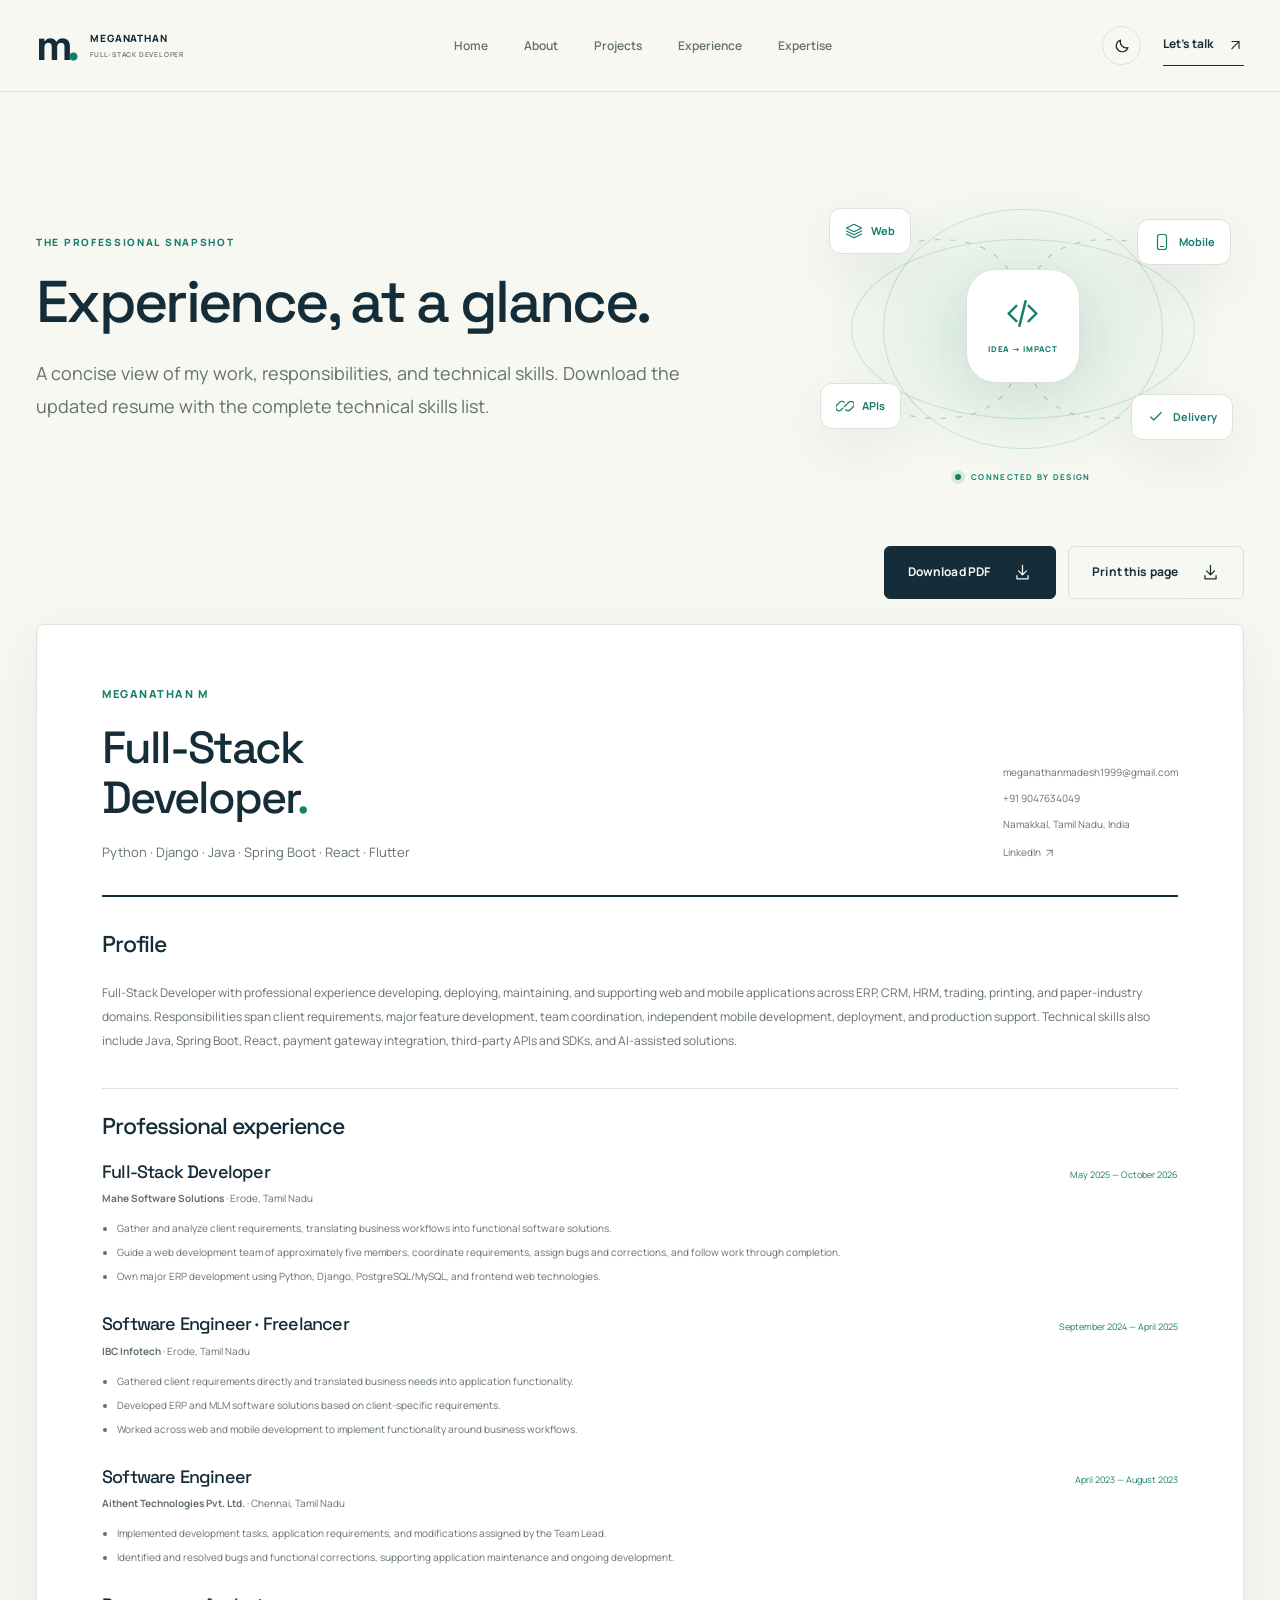
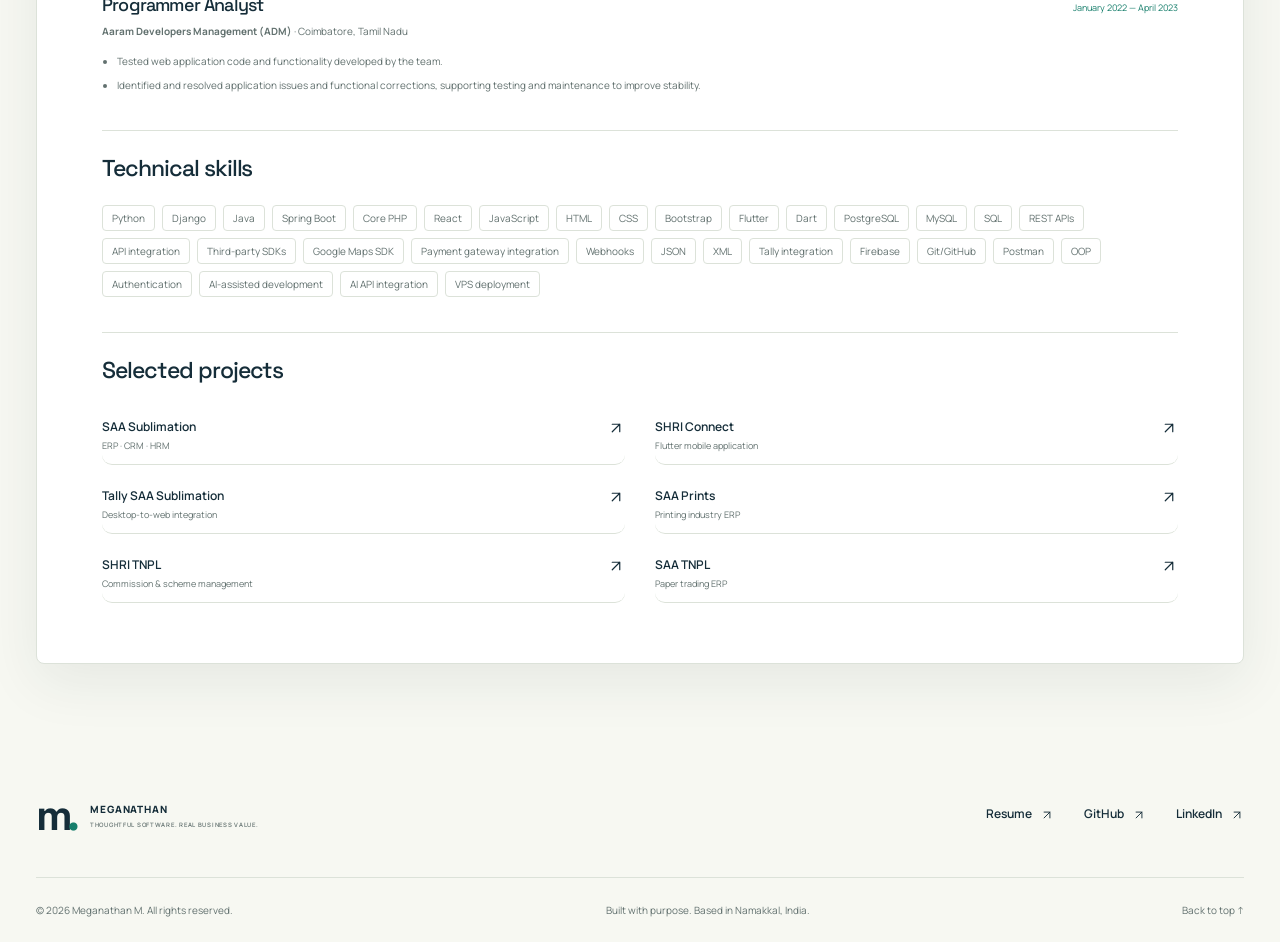
<file: resume.html>
<!doctype html>
<html lang="en" data-bs-theme="light">
  <head>
    <meta charset="utf-8" />
    <meta name="viewport" content="width=device-width, initial-scale=1" />
    <meta name="color-scheme" content="light dark" />
    <meta name="theme-color" content="#f7f8f2" />
    <title>Resume | Meganathan M</title>
    <meta
      name="description"
      content="Meganathan M — Full-Stack Developer building business web applications, ERP systems, and Flutter mobile experiences."
    />
    <meta property="og:title" content="Resume | Meganathan M" />
    <meta
      property="og:description"
      content="Meganathan M — Full-Stack Developer building business web applications, ERP systems, and Flutter mobile experiences."
    />
    <meta property="og:type" content="website" />
    <meta name="author" content="Meganathan M" />
    <link rel="icon" type="image/svg+xml" href="assets/favicon.svg" />
    <script src="assets/theme.js"></script>
    <link rel="stylesheet" href="assets/vendor/bootstrap.min.css" />
    <link rel="stylesheet" href="assets/fonts/fonts.css" />
    <link rel="stylesheet" href="assets/style.css" />
  </head>
  <body>
    <a class="skip-link" href="#main">Skip to content</a>
    <header class="site-header">
      <div class="container header-inner">
        <a class="brand" href="index.html" aria-label="Meganathan M home"
          ><span class="brand-symbol">m<span>.</span></span
          ><span class="brand-name"
            >MEGANATHAN<span>FULL-STACK DEVELOPER</span></span
          ></a
        >
        <nav class="desktop-nav" aria-label="Main navigation">
          <a href="index.html">Home</a><a href="about.html">About</a
          ><a href="projects.html">Projects</a
          ><a href="experience.html">Experience</a
          ><a href="expertise.html">Expertise</a>
        </nav>
        <div class="header-actions">
          <button
            class="theme-toggle"
            type="button"
            aria-label="Switch to dark theme"
            title="Switch theme"
          >
            <svg
              class="icon sun-icon"
              width="24"
              height="24"
              viewBox="0 0 24 24"
              fill="none"
              stroke="currentColor"
              stroke-width="1.6"
              stroke-linecap="round"
              stroke-linejoin="round"
              aria-hidden="true"
            >
              <circle cx="12" cy="12" r="4" />
              <path
                d="M12 2v2m0 16v2M2 12h2m16 0h2M5 5l1.5 1.5m11 11L19 19M5 19l1.5-1.5m11-11L19 5"
              /></svg
            ><svg
              class="icon moon-icon"
              width="24"
              height="24"
              viewBox="0 0 24 24"
              fill="none"
              stroke="currentColor"
              stroke-width="1.6"
              stroke-linecap="round"
              stroke-linejoin="round"
              aria-hidden="true"
            >
              <path d="M20 14a8 8 0 0 1-10-10 8 8 0 1 0 10 10Z" />
            </svg></button
          ><a class="header-contact" href="contact.html"
            >Let’s talk
            <svg
              class="icon"
              width="24"
              height="24"
              viewBox="0 0 24 24"
              fill="none"
              stroke="currentColor"
              stroke-width="1.6"
              stroke-linecap="round"
              stroke-linejoin="round"
              aria-hidden="true"
            >
              <path d="M7 17 17 7M7 7h10v10" /></svg></a
          ><button
            class="menu-toggle"
            type="button"
            aria-label="Open navigation"
            aria-expanded="false"
            aria-controls="mobile-nav"
          >
            <svg
              class="icon"
              width="24"
              height="24"
              viewBox="0 0 24 24"
              fill="none"
              stroke="currentColor"
              stroke-width="1.6"
              stroke-linecap="round"
              stroke-linejoin="round"
              aria-hidden="true"
            >
              <path d="M4 7h16M4 12h16M4 17h16" />
            </svg>
          </button>
        </div>
      </div>
      <nav
        id="mobile-nav"
        class="mobile-nav"
        aria-label="Mobile navigation"
        hidden
      >
        <a href="index.html">Home</a><a href="about.html">About</a
        ><a href="projects.html">Projects</a
        ><a href="experience.html">Experience</a
        ><a href="expertise.html">Expertise</a><a href="resume.html">Resume</a
        ><a href="contact.html">Contact</a>
      </nav>
    </header>
    <main id="main">
      <section class="page-intro">
        <div class="container intro-layout">
          <div class="intro-copy">
            <div class="eyebrow">THE PROFESSIONAL SNAPSHOT</div>
            <h1>Experience, at a glance.</h1>
            <p class="lead">
              A concise view of my work, responsibilities, and technical skills.
              Download the updated resume with the complete technical skills
              list.
            </p>
          </div>
          <div class="development-visual" aria-hidden="true">
            <div class="visual-ring ring-one"></div>
            <div class="visual-ring ring-two"></div>
            <svg class="visual-paths" viewBox="0 0 400 300">
              <path
                d="M70 70 Q200 40 200 150 T330 230 M330 70 Q200 40 200 150 T70 230"
              />
            </svg>
            <div class="visual-core">
              <svg
                class="icon"
                width="24"
                height="24"
                viewBox="0 0 24 24"
                fill="none"
                stroke="currentColor"
                stroke-width="1.6"
                stroke-linecap="round"
                stroke-linejoin="round"
                aria-hidden="true"
              >
                <path d="m8 7-5 5 5 5m8-10 5 5-5 5M14 4l-4 16" /></svg
              ><span>IDEA → IMPACT</span>
            </div>
            <div class="visual-node node-web">
              <svg
                class="icon"
                width="24"
                height="24"
                viewBox="0 0 24 24"
                fill="none"
                stroke="currentColor"
                stroke-width="1.6"
                stroke-linecap="round"
                stroke-linejoin="round"
                aria-hidden="true"
              >
                <path
                  d="m12 3 10 5-10 5L2 8l10-5Zm-10 9 10 5 10-5M2 16l10 5 10-5"
                /></svg
              ><span>Web</span>
            </div>
            <div class="visual-node node-mobile">
              <svg
                class="icon"
                width="24"
                height="24"
                viewBox="0 0 24 24"
                fill="none"
                stroke="currentColor"
                stroke-width="1.6"
                stroke-linecap="round"
                stroke-linejoin="round"
                aria-hidden="true"
              >
                <rect x="6" y="2" width="12" height="20" rx="3" />
                <path d="M10 18h4" /></svg
              ><span>Mobile</span>
            </div>
            <div class="visual-node node-api">
              <svg
                class="icon"
                width="24"
                height="24"
                viewBox="0 0 24 24"
                fill="none"
                stroke="currentColor"
                stroke-width="1.6"
                stroke-linecap="round"
                stroke-linejoin="round"
                aria-hidden="true"
              >
                <path
                  d="m10 13 4-4m-6 6-2 2a4 4 0 0 1-6-6l4-4a4 4 0 0 1 6 0m4 2 2-2a4 4 0 0 1 6 6l-4 4a4 4 0 0 1-6 0"
                  transform="translate(1 0)"
                /></svg
              ><span>APIs</span>
            </div>
            <div class="visual-node node-delivery">
              <svg
                class="icon"
                width="24"
                height="24"
                viewBox="0 0 24 24"
                fill="none"
                stroke="currentColor"
                stroke-width="1.6"
                stroke-linecap="round"
                stroke-linejoin="round"
                aria-hidden="true"
              >
                <path d="m5 12 4 4L19 6" /></svg
              ><span>Delivery</span>
            </div>
            <div class="visual-caption-label">
              <i class="status-dot"></i> CONNECTED BY DESIGN
            </div>
          </div>
        </div>
      </section>
      <section class="section pt-0">
        <div class="container">
          <div class="resume-actions">
            <a
              class="btn btn-primary"
              href="assets/MEGANATHAN_M_Resume.pdf"
              download
              >Download PDF<svg
                class="icon"
                width="24"
                height="24"
                viewBox="0 0 24 24"
                fill="none"
                stroke="currentColor"
                stroke-width="1.6"
                stroke-linecap="round"
                stroke-linejoin="round"
                aria-hidden="true"
              >
                <path d="M12 3v12m-5-5 5 5 5-5M5 16v4h14v-4" /></svg></a
            ><button class="btn btn-outline print-resume" type="button">
              Print this page
              <svg
                class="icon"
                width="24"
                height="24"
                viewBox="0 0 24 24"
                fill="none"
                stroke="currentColor"
                stroke-width="1.6"
                stroke-linecap="round"
                stroke-linejoin="round"
                aria-hidden="true"
              >
                <path d="M12 3v12m-5-5 5 5 5-5M5 16v4h14v-4" />
              </svg>
            </button>
          </div>
          <article class="resume-sheet">
            <div class="resume-top">
              <div>
                <span class="eyebrow">MEGANATHAN M</span>
                <h2>
                  Full-Stack<br />Developer<span class="teal">.</span>
                </h2>
                <p>Python · Django · Java · Spring Boot · React · Flutter</p>
              </div>
              <div class="resume-contact">
                <a href="mailto:meganathanmadesh1999@gmail.com"
                  >meganathanmadesh1999@gmail.com</a
                ><a href="tel:+919047634049">+91 9047634049</a
                ><span>Namakkal, Tamil Nadu, India</span
                ><a
                  href="https://www.linkedin.com/in/meganathan-m-107a9626a/"
                  target="_blank"
                  rel="noopener noreferrer"
                  >LinkedIn
                  <svg
                    class="icon"
                    width="24"
                    height="24"
                    viewBox="0 0 24 24"
                    fill="none"
                    stroke="currentColor"
                    stroke-width="1.6"
                    stroke-linecap="round"
                    stroke-linejoin="round"
                    aria-hidden="true"
                  >
                    <path d="M7 17 17 7M7 7h10v10" /></svg
                ></a>
              </div>
            </div>
            <section>
              <h3>Profile</h3>
              <p>
                Full-Stack Developer with professional experience developing,
                deploying, maintaining, and supporting web and mobile
                applications across ERP, CRM, HRM, trading, printing, and
                paper-industry domains. Responsibilities span client
                requirements, major feature development, team coordination,
                independent mobile development, deployment, and production
                support. Technical skills also include Java, Spring Boot, React,
                payment gateway integration, third-party APIs and SDKs, and
                AI-assisted solutions.
              </p>
            </section>
            <section>
              <h3>Professional experience</h3>
              <div class="resume-role">
                <div>
                  <h4>Full-Stack Developer</h4>
                  <span>May 2025 — October 2026</span>
                </div>
                <p>
                  <strong>Mahe Software Solutions</strong> · Erode, Tamil Nadu
                </p>
                <ul>
                  <li>
                    Gather and analyze client requirements, translating business
                    workflows into functional software solutions.
                  </li>
                  <li>
                    Guide a web development team of approximately five members,
                    coordinate requirements, assign bugs and corrections, and
                    follow work through completion.
                  </li>
                  <li>
                    Own major ERP development using Python, Django,
                    PostgreSQL/MySQL, and frontend web technologies.
                  </li>
                </ul>
              </div>
              <div class="resume-role">
                <div>
                  <h4>Software Engineer · Freelancer</h4>
                  <span>September 2024 — April 2025</span>
                </div>
                <p><strong>IBC Infotech</strong> · Erode, Tamil Nadu</p>
                <ul>
                  <li>
                    Gathered client requirements directly and translated
                    business needs into application functionality.
                  </li>
                  <li>
                    Developed ERP and MLM software solutions based on
                    client-specific requirements.
                  </li>
                  <li>
                    Worked across web and mobile development to implement
                    functionality around business workflows.
                  </li>
                </ul>
              </div>
              <div class="resume-role">
                <div>
                  <h4>Software Engineer</h4>
                  <span>April 2023 — August 2023</span>
                </div>
                <p>
                  <strong>Aithent Technologies Pvt. Ltd.</strong> · Chennai,
                  Tamil Nadu
                </p>
                <ul>
                  <li>
                    Implemented development tasks, application requirements, and
                    modifications assigned by the Team Lead.
                  </li>
                  <li>
                    Identified and resolved bugs and functional corrections,
                    supporting application maintenance and ongoing development.
                  </li>
                </ul>
              </div>
              <div class="resume-role">
                <div>
                  <h4>Programmer Analyst</h4>
                  <span>January 2022 — April 2023</span>
                </div>
                <p>
                  <strong>Aaram Developers Management (ADM)</strong> ·
                  Coimbatore, Tamil Nadu
                </p>
                <ul>
                  <li>
                    Tested web application code and functionality developed by
                    the team.
                  </li>
                  <li>
                    Identified and resolved application issues and functional
                    corrections, supporting testing and maintenance to improve
                    stability.
                  </li>
                </ul>
              </div>
            </section>
            <section>
              <h3>Technical skills</h3>
              <div class="tags">
                <span>Python</span><span>Django</span><span>Java</span
                ><span>Spring Boot</span><span>Core PHP</span><span>React</span
                ><span>JavaScript</span><span>HTML</span><span>CSS</span
                ><span>Bootstrap</span><span>Flutter</span><span>Dart</span
                ><span>PostgreSQL</span><span>MySQL</span><span>SQL</span
                ><span>REST APIs</span><span>API integration</span
                ><span>Third-party SDKs</span><span>Google Maps SDK</span
                ><span>Payment gateway integration</span><span>Webhooks</span
                ><span>JSON</span><span>XML</span><span>Tally integration</span
                ><span>Firebase</span><span>Git/GitHub</span><span>Postman</span
                ><span>OOP</span><span>Authentication</span
                ><span>AI-assisted development</span
                ><span>AI API integration</span><span>VPS deployment</span>
              </div>
            </section>
            <section>
              <h3>Selected projects</h3>
              <div class="resume-projects">
                <a href="projects/saa-sublimation.html"
                  ><strong>SAA Sublimation</strong><span>ERP · CRM · HRM</span
                  ><svg
                    class="icon"
                    width="24"
                    height="24"
                    viewBox="0 0 24 24"
                    fill="none"
                    stroke="currentColor"
                    stroke-width="1.6"
                    stroke-linecap="round"
                    stroke-linejoin="round"
                    aria-hidden="true"
                  >
                    <path d="M7 17 17 7M7 7h10v10" /></svg></a
                ><a href="projects/shri-connect.html"
                  ><strong>SHRI Connect</strong
                  ><span>Flutter mobile application</span
                  ><svg
                    class="icon"
                    width="24"
                    height="24"
                    viewBox="0 0 24 24"
                    fill="none"
                    stroke="currentColor"
                    stroke-width="1.6"
                    stroke-linecap="round"
                    stroke-linejoin="round"
                    aria-hidden="true"
                  >
                    <path d="M7 17 17 7M7 7h10v10" /></svg></a
                ><a href="projects/tally-integration.html"
                  ><strong>Tally SAA Sublimation</strong
                  ><span>Desktop-to-web integration</span
                  ><svg
                    class="icon"
                    width="24"
                    height="24"
                    viewBox="0 0 24 24"
                    fill="none"
                    stroke="currentColor"
                    stroke-width="1.6"
                    stroke-linecap="round"
                    stroke-linejoin="round"
                    aria-hidden="true"
                  >
                    <path d="M7 17 17 7M7 7h10v10" /></svg></a
                ><a href="projects/saa-prints.html"
                  ><strong>SAA Prints</strong><span>Printing industry ERP</span
                  ><svg
                    class="icon"
                    width="24"
                    height="24"
                    viewBox="0 0 24 24"
                    fill="none"
                    stroke="currentColor"
                    stroke-width="1.6"
                    stroke-linecap="round"
                    stroke-linejoin="round"
                    aria-hidden="true"
                  >
                    <path d="M7 17 17 7M7 7h10v10" /></svg></a
                ><a href="projects/shri-tnpl.html"
                  ><strong>SHRI TNPL</strong
                  ><span>Commission & scheme management</span
                  ><svg
                    class="icon"
                    width="24"
                    height="24"
                    viewBox="0 0 24 24"
                    fill="none"
                    stroke="currentColor"
                    stroke-width="1.6"
                    stroke-linecap="round"
                    stroke-linejoin="round"
                    aria-hidden="true"
                  >
                    <path d="M7 17 17 7M7 7h10v10" /></svg></a
                ><a href="projects/saa-tnpl.html"
                  ><strong>SAA TNPL</strong><span>Paper trading ERP</span
                  ><svg
                    class="icon"
                    width="24"
                    height="24"
                    viewBox="0 0 24 24"
                    fill="none"
                    stroke="currentColor"
                    stroke-width="1.6"
                    stroke-linecap="round"
                    stroke-linejoin="round"
                    aria-hidden="true"
                  >
                    <path d="M7 17 17 7M7 7h10v10" /></svg
                ></a>
              </div>
            </section>
          </article>
        </div>
      </section>
    </main>
    <footer class="site-footer">
      <div class="container">
        <div class="footer-top">
          <a class="brand" href="index.html"
            ><span class="brand-symbol">m<span>.</span></span
            ><span class="brand-name"
              >MEGANATHAN<span
                >THOUGHTFUL SOFTWARE. REAL BUSINESS VALUE.</span
              ></span
            ></a
          >
          <div class="footer-links">
            <a href="resume.html"
              >Resume
              <svg
                class="icon"
                width="24"
                height="24"
                viewBox="0 0 24 24"
                fill="none"
                stroke="currentColor"
                stroke-width="1.6"
                stroke-linecap="round"
                stroke-linejoin="round"
                aria-hidden="true"
              >
                <path d="M7 17 17 7M7 7h10v10" /></svg></a
            ><a
              href="https://github.com/CoderMegaa"
              target="_blank"
              rel="noopener noreferrer"
              >GitHub
              <svg
                class="icon"
                width="24"
                height="24"
                viewBox="0 0 24 24"
                fill="none"
                stroke="currentColor"
                stroke-width="1.6"
                stroke-linecap="round"
                stroke-linejoin="round"
                aria-hidden="true"
              >
                <path d="M7 17 17 7M7 7h10v10" /></svg></a
            ><a
              href="https://www.linkedin.com/in/meganathan-m-107a9626a/"
              target="_blank"
              rel="noopener noreferrer"
              >LinkedIn
              <svg
                class="icon"
                width="24"
                height="24"
                viewBox="0 0 24 24"
                fill="none"
                stroke="currentColor"
                stroke-width="1.6"
                stroke-linecap="round"
                stroke-linejoin="round"
                aria-hidden="true"
              >
                <path d="M7 17 17 7M7 7h10v10" /></svg
            ></a>
          </div>
        </div>
        <div class="footer-bottom">
          <span
            >© <span data-year>2026</span> Meganathan M. All rights
            reserved.</span
          ><span>Built with purpose. Based in Namakkal, India.</span
          ><a href="#main">Back to top ↑</a>
        </div>
      </div>
    </footer>
    <script src="assets/vendor/bootstrap.bundle.min.js" defer></script>
    <script src="assets/app.js" defer></script>
  </body>
</html>
</file>
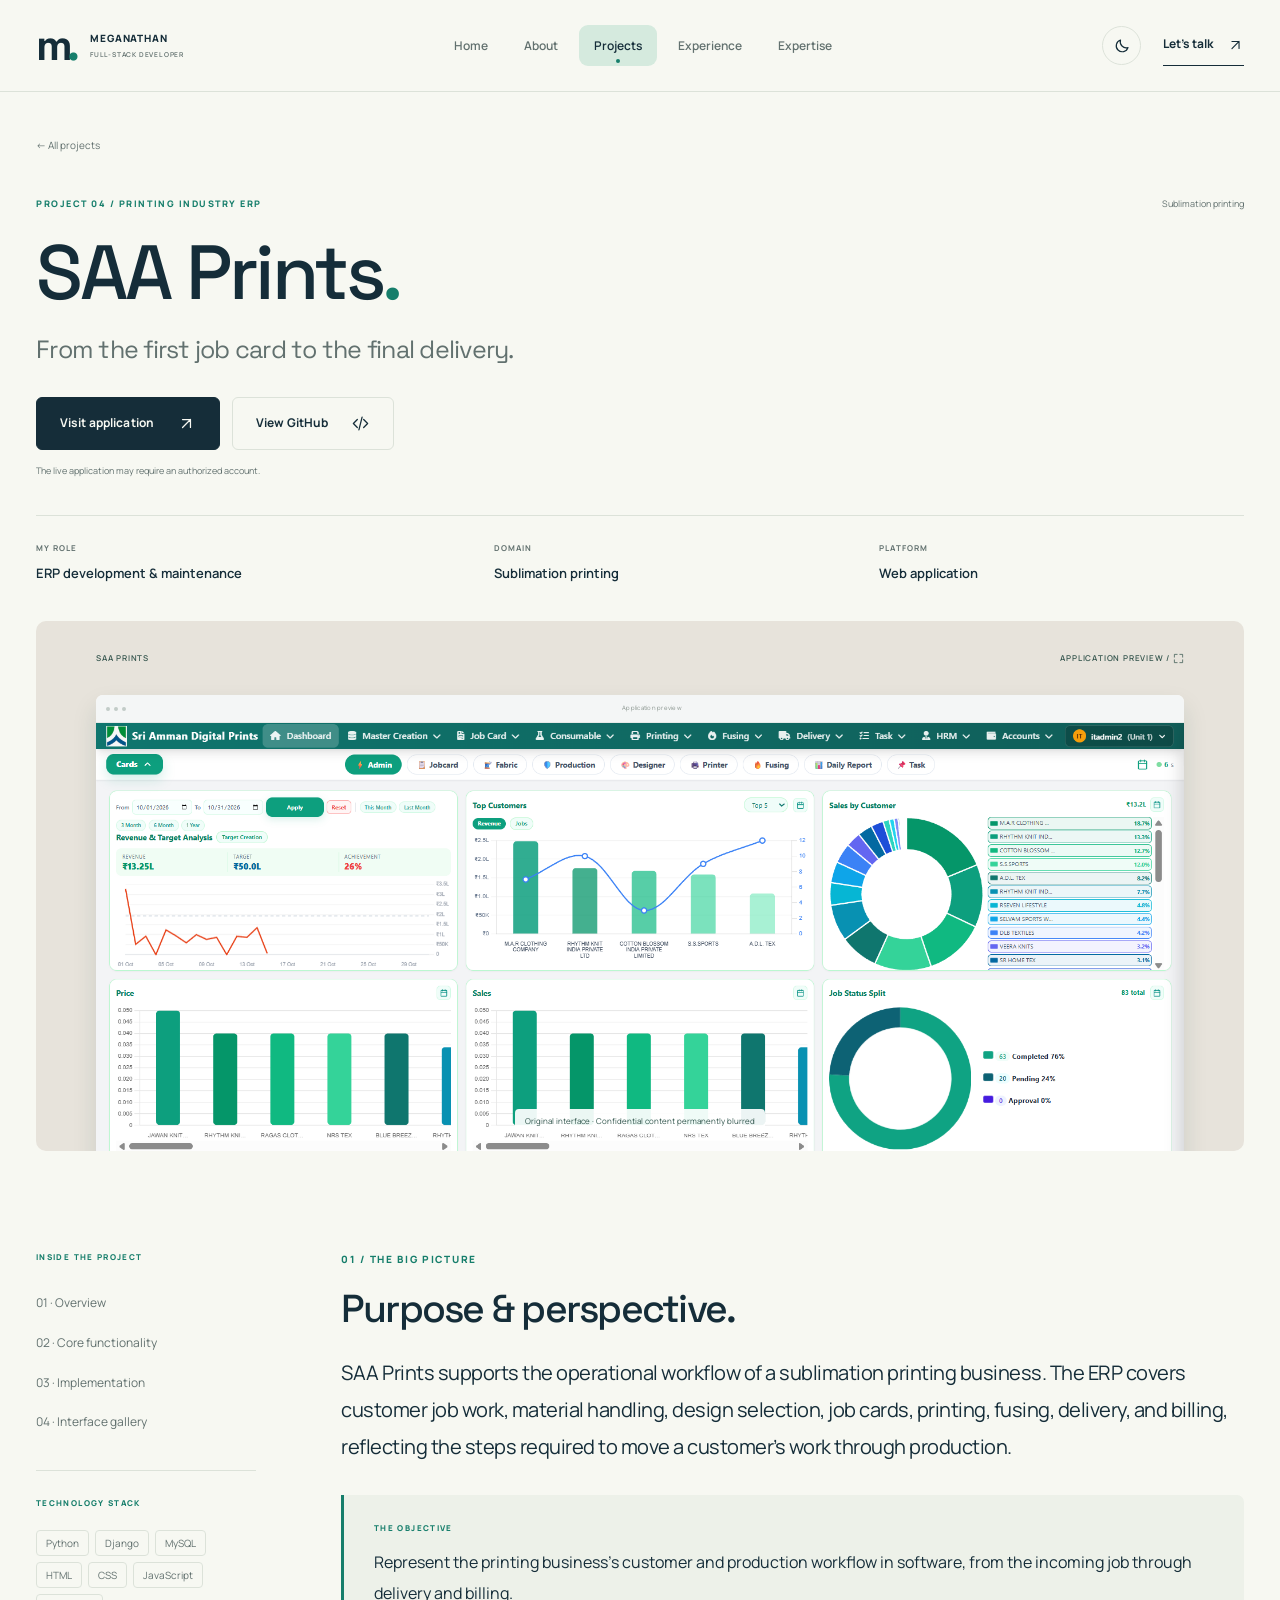
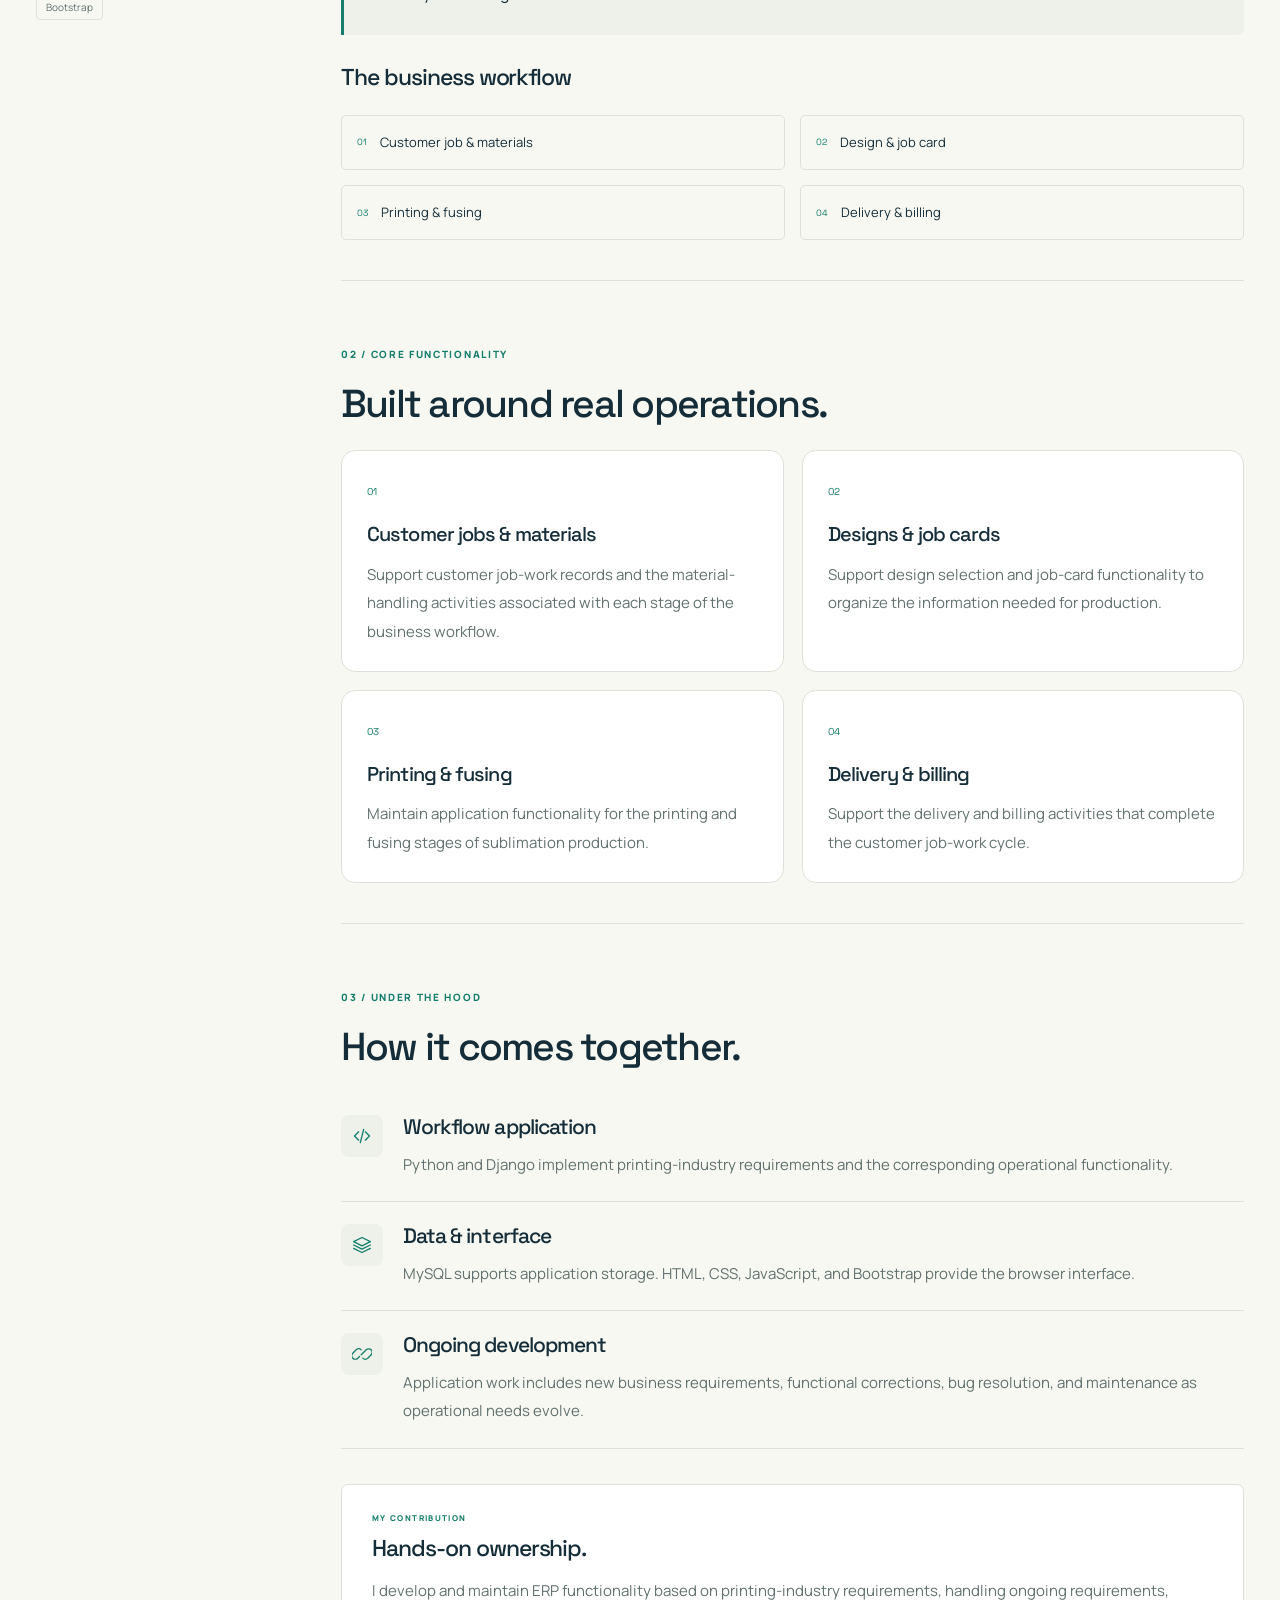
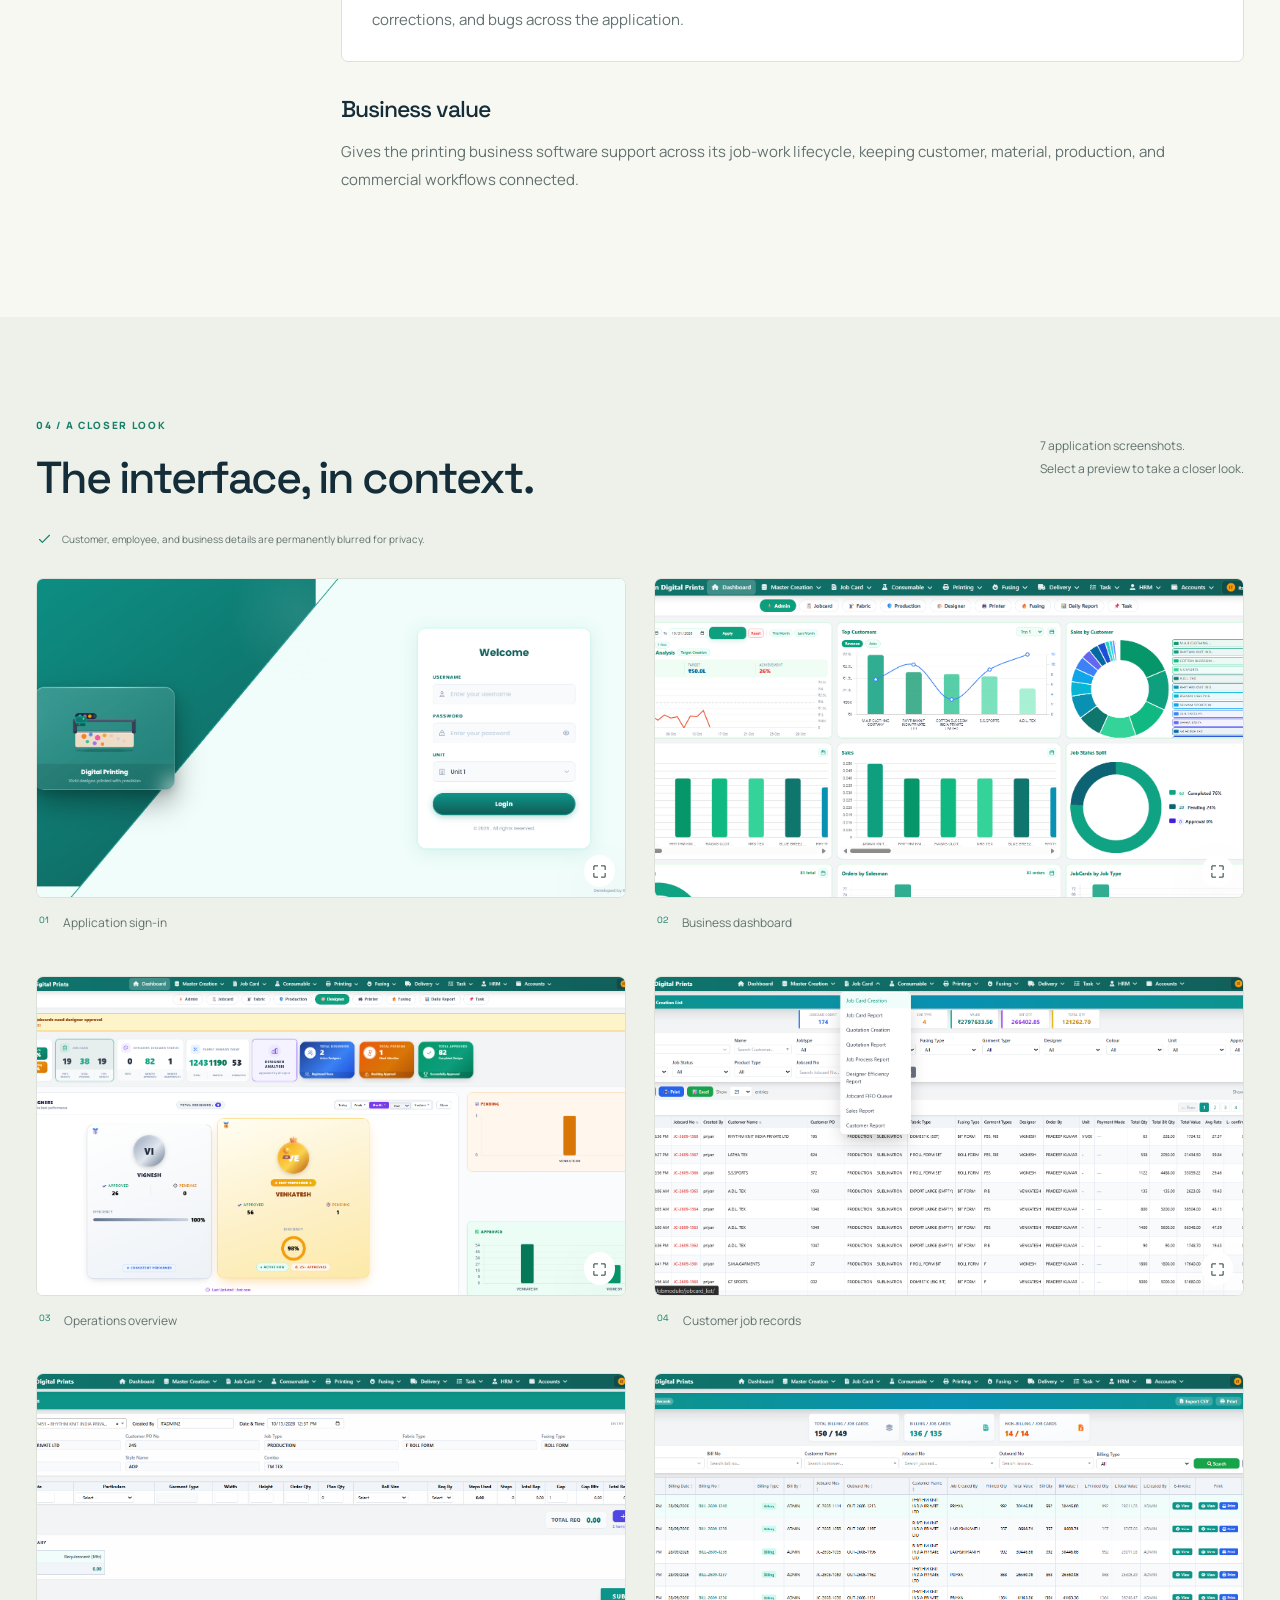
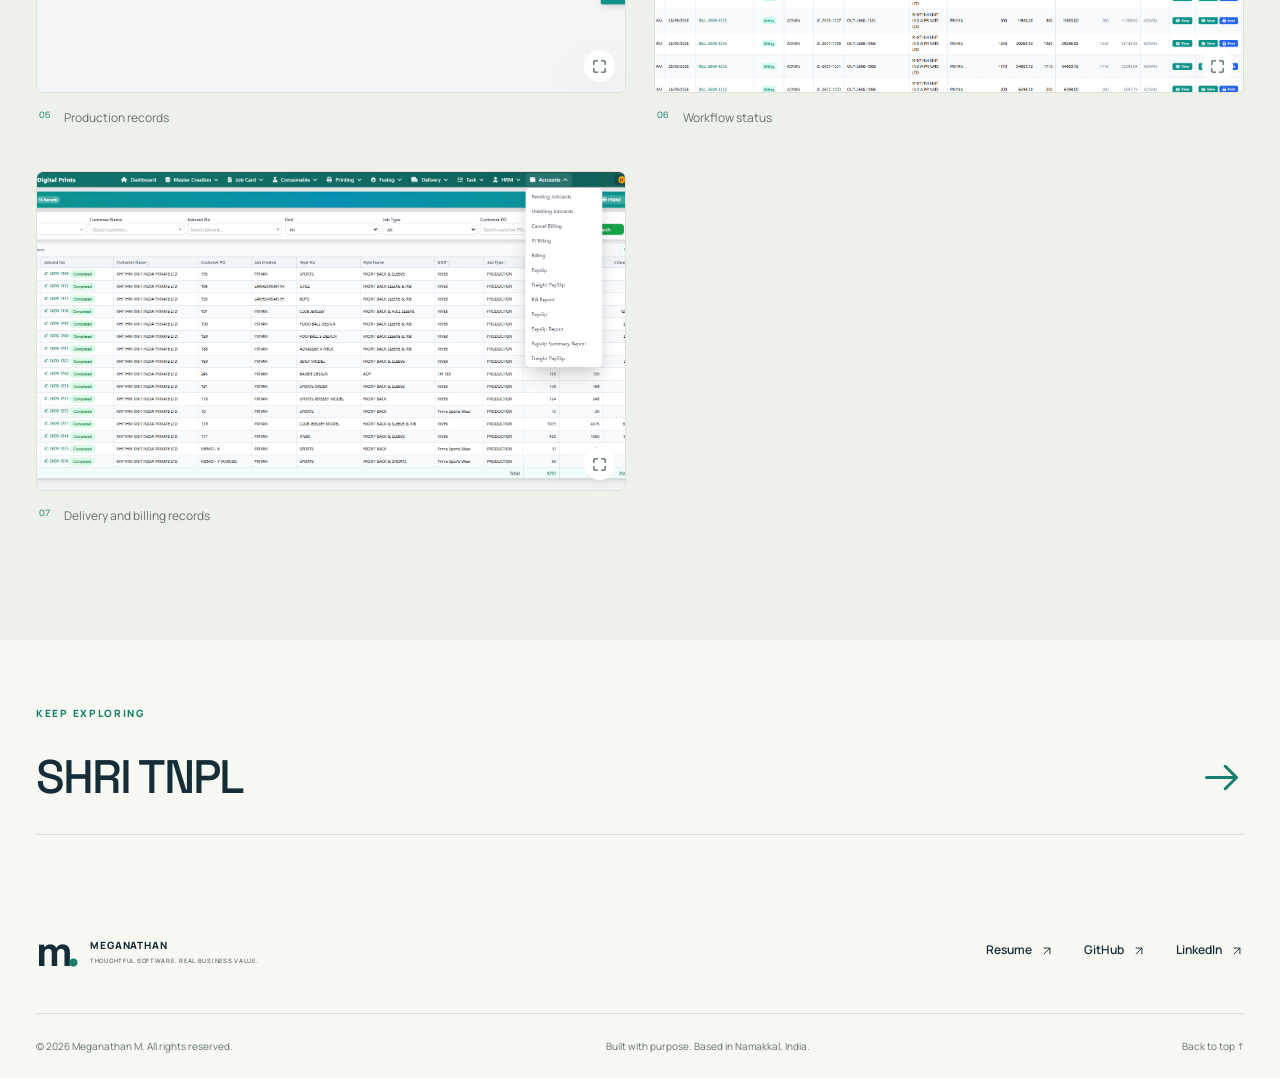
<file: projects/saa-prints.html>
<!doctype html>
<html lang="en" data-bs-theme="light"><head><meta charset="utf-8"><meta name="viewport" content="width=device-width, initial-scale=1"><meta name="color-scheme" content="light dark"><meta name="theme-color" content="#f7f8f2"><title>SAA Prints | Meganathan M</title><meta name="description" content="An ERP for sublimation printing, connecting customer job work, production stages, delivery, and billing."><meta property="og:title" content="SAA Prints | Meganathan M"><meta property="og:description" content="An ERP for sublimation printing, connecting customer job work, production stages, delivery, and billing."><meta property="og:type" content="website"><meta name="author" content="Meganathan M"><link rel="icon" type="image/svg+xml" href="../assets/favicon.svg"><script src="../assets/theme.js"></script><link rel="stylesheet" href="../assets/vendor/bootstrap.min.css"><link rel="stylesheet" href="../assets/fonts/fonts.css"><link rel="stylesheet" href="../assets/style.css"></head>
<body><a class="skip-link" href="#main">Skip to content</a>
<header class="site-header"><div class="container header-inner"><a class="brand" href="../index.html" aria-label="Meganathan M home"><span class="brand-symbol">m<span>.</span></span><span class="brand-name">MEGANATHAN<span>FULL-STACK DEVELOPER</span></span></a>
<nav class="desktop-nav" aria-label="Main navigation"><a href="../index.html">Home</a><a href="../about.html">About</a><a href="../projects.html" class="active" aria-current="page">Projects</a><a href="../experience.html">Experience</a><a href="../expertise.html">Expertise</a></nav>
<div class="header-actions"><button class="theme-toggle" type="button" aria-label="Switch to dark theme" title="Switch theme"><svg class="icon sun-icon" width="24" height="24" viewBox="0 0 24 24" fill="none" stroke="currentColor" stroke-width="1.6" stroke-linecap="round" stroke-linejoin="round" aria-hidden="true"><circle cx="12" cy="12" r="4"/><path d="M12 2v2m0 16v2M2 12h2m16 0h2M5 5l1.5 1.5m11 11L19 19M5 19l1.5-1.5m11-11L19 5"/></svg><svg class="icon moon-icon" width="24" height="24" viewBox="0 0 24 24" fill="none" stroke="currentColor" stroke-width="1.6" stroke-linecap="round" stroke-linejoin="round" aria-hidden="true"><path d="M20 14a8 8 0 0 1-10-10 8 8 0 1 0 10 10Z"/></svg></button><a class="header-contact " href="../contact.html">Let’s talk <svg class="icon " width="24" height="24" viewBox="0 0 24 24" fill="none" stroke="currentColor" stroke-width="1.6" stroke-linecap="round" stroke-linejoin="round" aria-hidden="true"><path d="M7 17 17 7M7 7h10v10"/></svg></a><button class="menu-toggle" type="button" aria-label="Open navigation" aria-expanded="false" aria-controls="mobile-nav"><svg class="icon " width="24" height="24" viewBox="0 0 24 24" fill="none" stroke="currentColor" stroke-width="1.6" stroke-linecap="round" stroke-linejoin="round" aria-hidden="true"><path d="M4 7h16M4 12h16M4 17h16"/></svg></button></div></div>
<nav id="mobile-nav" class="mobile-nav" aria-label="Mobile navigation" hidden><a href="../index.html">Home</a><a href="../about.html">About</a><a href="../projects.html" aria-current="page">Projects</a><a href="../experience.html">Experience</a><a href="../expertise.html">Expertise</a><a href="../resume.html">Resume</a><a href="../contact.html">Contact</a></nav></header>
<main id="main"><section class="case-intro"><div class="container"><a class="back-link" href="../projects.html">← All projects</a><div class="case-kicker"><span class="eyebrow">PROJECT 04 / Printing industry ERP</span><span class="case-domain">Sublimation printing</span></div><h1>SAA Prints<span class="teal">.</span></h1><p class="case-headline">From the first job card to the final delivery.</p><div class="case-buttons"><a class="btn btn-primary" href="https://saaprints.com/" target="_blank" rel="noopener noreferrer">Visit application<svg class="icon " width="24" height="24" viewBox="0 0 24 24" fill="none" stroke="currentColor" stroke-width="1.6" stroke-linecap="round" stroke-linejoin="round" aria-hidden="true"><path d="M7 17 17 7M7 7h10v10"/></svg></a><a class="btn btn-outline" href="https://github.com/CoderMegaa/saaprints.com" target="_blank" rel="noopener noreferrer">View GitHub<svg class="icon " width="24" height="24" viewBox="0 0 24 24" fill="none" stroke="currentColor" stroke-width="1.6" stroke-linecap="round" stroke-linejoin="round" aria-hidden="true"><path d="m8 7-5 5 5 5m8-10 5 5-5 5M14 4l-4 16"/></svg></a></div><p class="external-note">The live application may require an authorized account.</p><div class="case-meta"><div><span>MY ROLE</span><strong>ERP development & maintenance</strong></div><div><span>DOMAIN</span><strong>Sublimation printing</strong></div><div><span>PLATFORM</span><strong>Web application</strong></div></div></div></section>
 <section class="case-showcase-section"><div class="container"><div class="case-showcase tint-saa-prints "><div class="showcase-label"><span>SAA PRINTS</span><span>APPLICATION PREVIEW / <svg class="icon " width="24" height="24" viewBox="0 0 24 24" fill="none" stroke="currentColor" stroke-width="1.6" stroke-linecap="round" stroke-linejoin="round" aria-hidden="true"><path d="M9 3H3v6m12-6h6v6M3 15v6h6m12-6v6h-6"/></svg></span></div><button type="button" class="showcase-image gallery-trigger browser-preview" data-gallery-index="1" aria-label="Enlarge SAA Prints preview"><span class="browser-bar"><i></i><i></i><i></i><span>Application preview</span></span><img src="../assets/projects/saa-prints/02.png" alt="Business dashboard — confidential details blurred" width="1600" height="730" fetchpriority="high"></button><span class="showcase-disclaimer">Original interface · Confidential content permanently blurred</span></div></div></section>
 <section class="section"><div class="container"><div class="case-content-grid"><aside class="case-sidebar"><span class="eyebrow">INSIDE THE PROJECT</span><a href="#overview">01 · Overview</a><a href="#features">02 · Core functionality</a><a href="#implementation">03 · Implementation</a><a href="#gallery">04 · Interface gallery</a><div class="sidebar-stack"><span class="eyebrow">TECHNOLOGY STACK</span><div class="tags"><span>Python</span><span>Django</span><span>MySQL</span><span>HTML</span><span>CSS</span><span>JavaScript</span><span>Bootstrap</span></div></div></aside><div class="case-content"><section id="overview"><span class="eyebrow">01 / THE BIG PICTURE</span><h2>Purpose & perspective.</h2><p class="large-copy">SAA Prints supports the operational workflow of a sublimation printing business. The ERP covers customer job work, material handling, design selection, job cards, printing, fusing, delivery, and billing, reflecting the steps required to move a customer’s work through production.</p><div class="objective-box"><span class="eyebrow">THE OBJECTIVE</span><p>Represent the printing business’s customer and production workflow in software, from the incoming job through delivery and billing.</p></div><h3>The business workflow</h3><ol class="workflow"><li><span>01</span>Customer job & materials</li><li><span>02</span>Design & job card</li><li><span>03</span>Printing & fusing</li><li><span>04</span>Delivery & billing</li></ol></section>
 <section id="features" class="case-section"><span class="eyebrow">02 / CORE FUNCTIONALITY</span><h2>Built around real operations.</h2><div class="feature-grid"><article><span class="small-index">01</span><h3>Customer jobs & materials</h3><p>Support customer job-work records and the material-handling activities associated with each stage of the business workflow.</p></article><article><span class="small-index">02</span><h3>Designs & job cards</h3><p>Support design selection and job-card functionality to organize the information needed for production.</p></article><article><span class="small-index">03</span><h3>Printing & fusing</h3><p>Maintain application functionality for the printing and fusing stages of sublimation production.</p></article><article><span class="small-index">04</span><h3>Delivery & billing</h3><p>Support the delivery and billing activities that complete the customer job-work cycle.</p></article></div></section>
 <section id="implementation" class="case-section"><span class="eyebrow">03 / UNDER THE HOOD</span><h2>How it comes together.</h2><article class="implementation-row"><span><svg class="icon " width="24" height="24" viewBox="0 0 24 24" fill="none" stroke="currentColor" stroke-width="1.6" stroke-linecap="round" stroke-linejoin="round" aria-hidden="true"><path d="m8 7-5 5 5 5m8-10 5 5-5 5M14 4l-4 16"/></svg></span><div><h3>Workflow application</h3><p>Python and Django implement printing-industry requirements and the corresponding operational functionality.</p></div></article><article class="implementation-row"><span><svg class="icon " width="24" height="24" viewBox="0 0 24 24" fill="none" stroke="currentColor" stroke-width="1.6" stroke-linecap="round" stroke-linejoin="round" aria-hidden="true"><path d="m12 3 10 5-10 5L2 8l10-5Zm-10 9 10 5 10-5M2 16l10 5 10-5"/></svg></span><div><h3>Data & interface</h3><p>MySQL supports application storage. HTML, CSS, JavaScript, and Bootstrap provide the browser interface.</p></div></article><article class="implementation-row"><span><svg class="icon " width="24" height="24" viewBox="0 0 24 24" fill="none" stroke="currentColor" stroke-width="1.6" stroke-linecap="round" stroke-linejoin="round" aria-hidden="true"><path d="m10 13 4-4m-6 6-2 2a4 4 0 0 1-6-6l4-4a4 4 0 0 1 6 0m4 2 2-2a4 4 0 0 1 6 6l-4 4a4 4 0 0 1-6 0" transform="translate(1 0)"/></svg></span><div><h3>Ongoing development</h3><p>Application work includes new business requirements, functional corrections, bug resolution, and maintenance as operational needs evolve.</p></div></article><div class="contribution"><span class="eyebrow">MY CONTRIBUTION</span><h3>Hands-on ownership.</h3><p>I develop and maintain ERP functionality based on printing-industry requirements, handling ongoing requirements, corrections, and bugs across the application.</p></div><h3>Business value</h3><p>Gives the printing business software support across its job-work lifecycle, keeping customer, material, production, and commercial workflows connected.</p></section></div></div></div></section>
 <section class="section gallery-section" id="gallery"><div class="container"><div class="section-heading"><div><span class="eyebrow">04 / A CLOSER LOOK</span><h2>The interface, in context.</h2></div><p class="heading-aside">7 application screenshots.<br>Select a preview to take a closer look.</p></div><p class="privacy-note"><svg class="icon " width="24" height="24" viewBox="0 0 24 24" fill="none" stroke="currentColor" stroke-width="1.6" stroke-linecap="round" stroke-linejoin="round" aria-hidden="true"><path d="m5 12 4 4L19 6"/></svg> Customer, employee, and business details are permanently blurred for privacy.</p><div class="screenshot-grid "><figure><button class="gallery-trigger" type="button" data-gallery-index="0" aria-label="Enlarge Application sign-in"><img src="../assets/projects/saa-prints/01.png" alt="Application sign-in — confidential details blurred" loading="lazy" width="1600" height="730"><span><svg class="icon " width="24" height="24" viewBox="0 0 24 24" fill="none" stroke="currentColor" stroke-width="1.6" stroke-linecap="round" stroke-linejoin="round" aria-hidden="true"><path d="M9 3H3v6m12-6h6v6M3 15v6h6m12-6v6h-6"/></svg></span></button><figcaption><span>01</span> Application sign-in</figcaption></figure><figure><button class="gallery-trigger" type="button" data-gallery-index="1" aria-label="Enlarge Business dashboard"><img src="../assets/projects/saa-prints/02.png" alt="Business dashboard — confidential details blurred" loading="lazy" width="1600" height="730"><span><svg class="icon " width="24" height="24" viewBox="0 0 24 24" fill="none" stroke="currentColor" stroke-width="1.6" stroke-linecap="round" stroke-linejoin="round" aria-hidden="true"><path d="M9 3H3v6m12-6h6v6M3 15v6h6m12-6v6h-6"/></svg></span></button><figcaption><span>02</span> Business dashboard</figcaption></figure><figure><button class="gallery-trigger" type="button" data-gallery-index="2" aria-label="Enlarge Operations overview"><img src="../assets/projects/saa-prints/03.png" alt="Operations overview — confidential details blurred" loading="lazy" width="1600" height="730"><span><svg class="icon " width="24" height="24" viewBox="0 0 24 24" fill="none" stroke="currentColor" stroke-width="1.6" stroke-linecap="round" stroke-linejoin="round" aria-hidden="true"><path d="M9 3H3v6m12-6h6v6M3 15v6h6m12-6v6h-6"/></svg></span></button><figcaption><span>03</span> Operations overview</figcaption></figure><figure><button class="gallery-trigger" type="button" data-gallery-index="3" aria-label="Enlarge Customer job records"><img src="../assets/projects/saa-prints/04.png" alt="Customer job records — confidential details blurred" loading="lazy" width="1600" height="730"><span><svg class="icon " width="24" height="24" viewBox="0 0 24 24" fill="none" stroke="currentColor" stroke-width="1.6" stroke-linecap="round" stroke-linejoin="round" aria-hidden="true"><path d="M9 3H3v6m12-6h6v6M3 15v6h6m12-6v6h-6"/></svg></span></button><figcaption><span>04</span> Customer job records</figcaption></figure><figure><button class="gallery-trigger" type="button" data-gallery-index="4" aria-label="Enlarge Production records"><img src="../assets/projects/saa-prints/05.png" alt="Production records — confidential details blurred" loading="lazy" width="1600" height="730"><span><svg class="icon " width="24" height="24" viewBox="0 0 24 24" fill="none" stroke="currentColor" stroke-width="1.6" stroke-linecap="round" stroke-linejoin="round" aria-hidden="true"><path d="M9 3H3v6m12-6h6v6M3 15v6h6m12-6v6h-6"/></svg></span></button><figcaption><span>05</span> Production records</figcaption></figure><figure><button class="gallery-trigger" type="button" data-gallery-index="5" aria-label="Enlarge Workflow status"><img src="../assets/projects/saa-prints/06.png" alt="Workflow status — confidential details blurred" loading="lazy" width="1600" height="730"><span><svg class="icon " width="24" height="24" viewBox="0 0 24 24" fill="none" stroke="currentColor" stroke-width="1.6" stroke-linecap="round" stroke-linejoin="round" aria-hidden="true"><path d="M9 3H3v6m12-6h6v6M3 15v6h6m12-6v6h-6"/></svg></span></button><figcaption><span>06</span> Workflow status</figcaption></figure><figure><button class="gallery-trigger" type="button" data-gallery-index="6" aria-label="Enlarge Delivery and billing records"><img src="../assets/projects/saa-prints/07.png" alt="Delivery and billing records — confidential details blurred" loading="lazy" width="1600" height="730"><span><svg class="icon " width="24" height="24" viewBox="0 0 24 24" fill="none" stroke="currentColor" stroke-width="1.6" stroke-linecap="round" stroke-linejoin="round" aria-hidden="true"><path d="M9 3H3v6m12-6h6v6M3 15v6h6m12-6v6h-6"/></svg></span></button><figcaption><span>07</span> Delivery and billing records</figcaption></figure></div></div></section>
 <dialog class="gallery-dialog" aria-label="Project screenshot viewer"><div class="dialog-toolbar"><span class="dialog-counter"></span><button class="dialog-close icon-button" aria-label="Close screenshot viewer"><svg class="icon " width="24" height="24" viewBox="0 0 24 24" fill="none" stroke="currentColor" stroke-width="1.6" stroke-linecap="round" stroke-linejoin="round" aria-hidden="true"><path d="m6 6 12 12M6 18 18 6"/></svg></button></div><div class="dialog-image-wrap"><img class="dialog-image" src="../assets/projects/saa-prints/02.png" alt="SAA Prints preview — confidential details blurred"></div><div class="dialog-footer"><button class="gallery-prev icon-button" aria-label="Previous screenshot">←</button><p class="dialog-caption"></p><button class="gallery-next icon-button" aria-label="Next screenshot">→</button></div></dialog>
 <script type="application/json" id="gallery-data">[{"src": "../assets/projects/saa-prints/01.png", "caption": "Application sign-in \u2014 confidential details blurred"}, {"src": "../assets/projects/saa-prints/02.png", "caption": "Business dashboard \u2014 confidential details blurred"}, {"src": "../assets/projects/saa-prints/03.png", "caption": "Operations overview \u2014 confidential details blurred"}, {"src": "../assets/projects/saa-prints/04.png", "caption": "Customer job records \u2014 confidential details blurred"}, {"src": "../assets/projects/saa-prints/05.png", "caption": "Production records \u2014 confidential details blurred"}, {"src": "../assets/projects/saa-prints/06.png", "caption": "Workflow status \u2014 confidential details blurred"}, {"src": "../assets/projects/saa-prints/07.png", "caption": "Delivery and billing records \u2014 confidential details blurred"}]</script>
 <section class="section next-project"><div class="container"><span class="eyebrow">KEEP EXPLORING</span><a href="shri-tnpl.html"><h2>SHRI TNPL</h2><svg class="icon " width="24" height="24" viewBox="0 0 24 24" fill="none" stroke="currentColor" stroke-width="1.6" stroke-linecap="round" stroke-linejoin="round" aria-hidden="true"><path d="M4 12h16m-6-6 6 6-6 6"/></svg></a></div></section></main>
<footer class="site-footer"><div class="container"><div class="footer-top"><a class="brand" href="../index.html"><span class="brand-symbol">m<span>.</span></span><span class="brand-name">MEGANATHAN<span>THOUGHTFUL SOFTWARE. REAL BUSINESS VALUE.</span></span></a><div class="footer-links"><a href="../resume.html">Resume <svg class="icon " width="24" height="24" viewBox="0 0 24 24" fill="none" stroke="currentColor" stroke-width="1.6" stroke-linecap="round" stroke-linejoin="round" aria-hidden="true"><path d="M7 17 17 7M7 7h10v10"/></svg></a><a href="https://github.com/CoderMegaa" target="_blank" rel="noopener noreferrer">GitHub <svg class="icon " width="24" height="24" viewBox="0 0 24 24" fill="none" stroke="currentColor" stroke-width="1.6" stroke-linecap="round" stroke-linejoin="round" aria-hidden="true"><path d="M7 17 17 7M7 7h10v10"/></svg></a><a href="https://www.linkedin.com/in/meganathan-m-107a9626a/" target="_blank" rel="noopener noreferrer">LinkedIn <svg class="icon " width="24" height="24" viewBox="0 0 24 24" fill="none" stroke="currentColor" stroke-width="1.6" stroke-linecap="round" stroke-linejoin="round" aria-hidden="true"><path d="M7 17 17 7M7 7h10v10"/></svg></a></div></div><div class="footer-bottom"><span>© <span data-year>2026</span> Meganathan M. All rights reserved.</span><span>Built with purpose. Based in Namakkal, India.</span><a href="#main">Back to top ↑</a></div></div></footer>
<script src="../assets/vendor/bootstrap.bundle.min.js" defer></script><script src="../assets/app.js" defer></script></body></html>
</file>
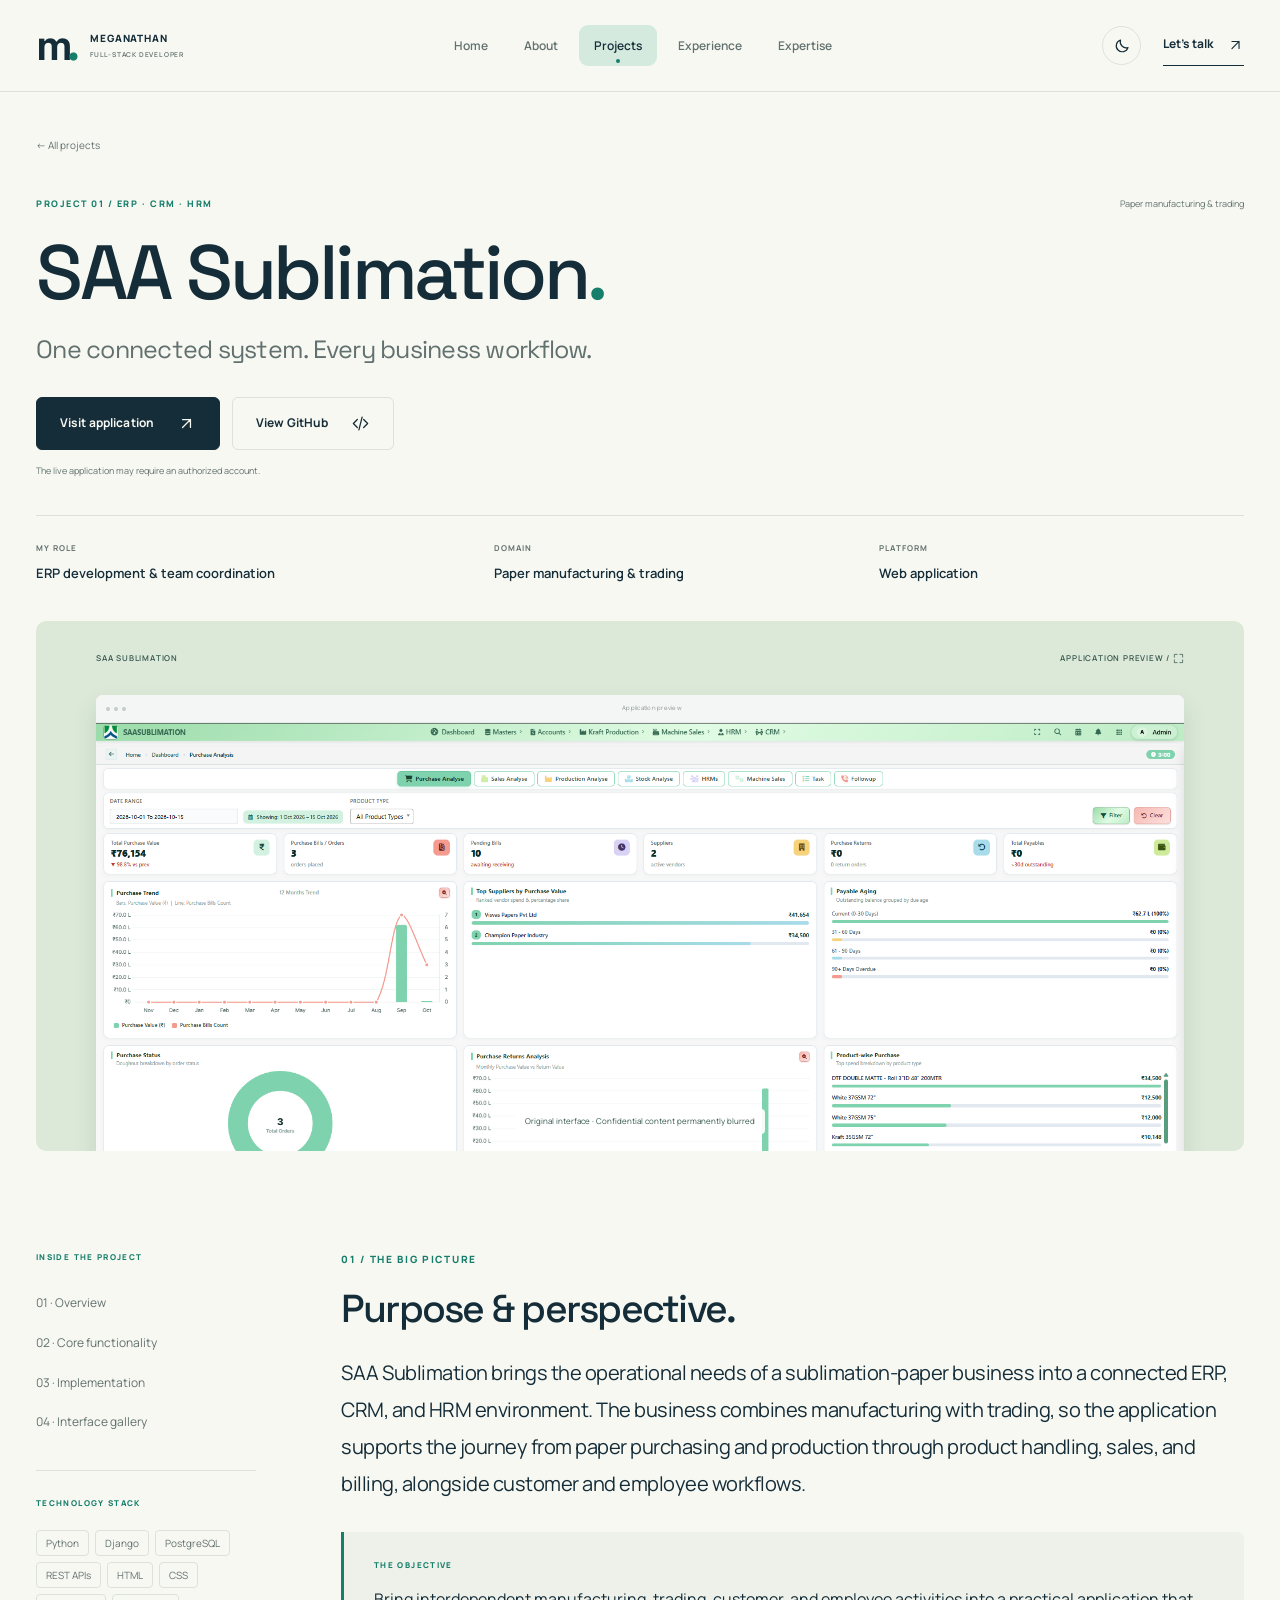
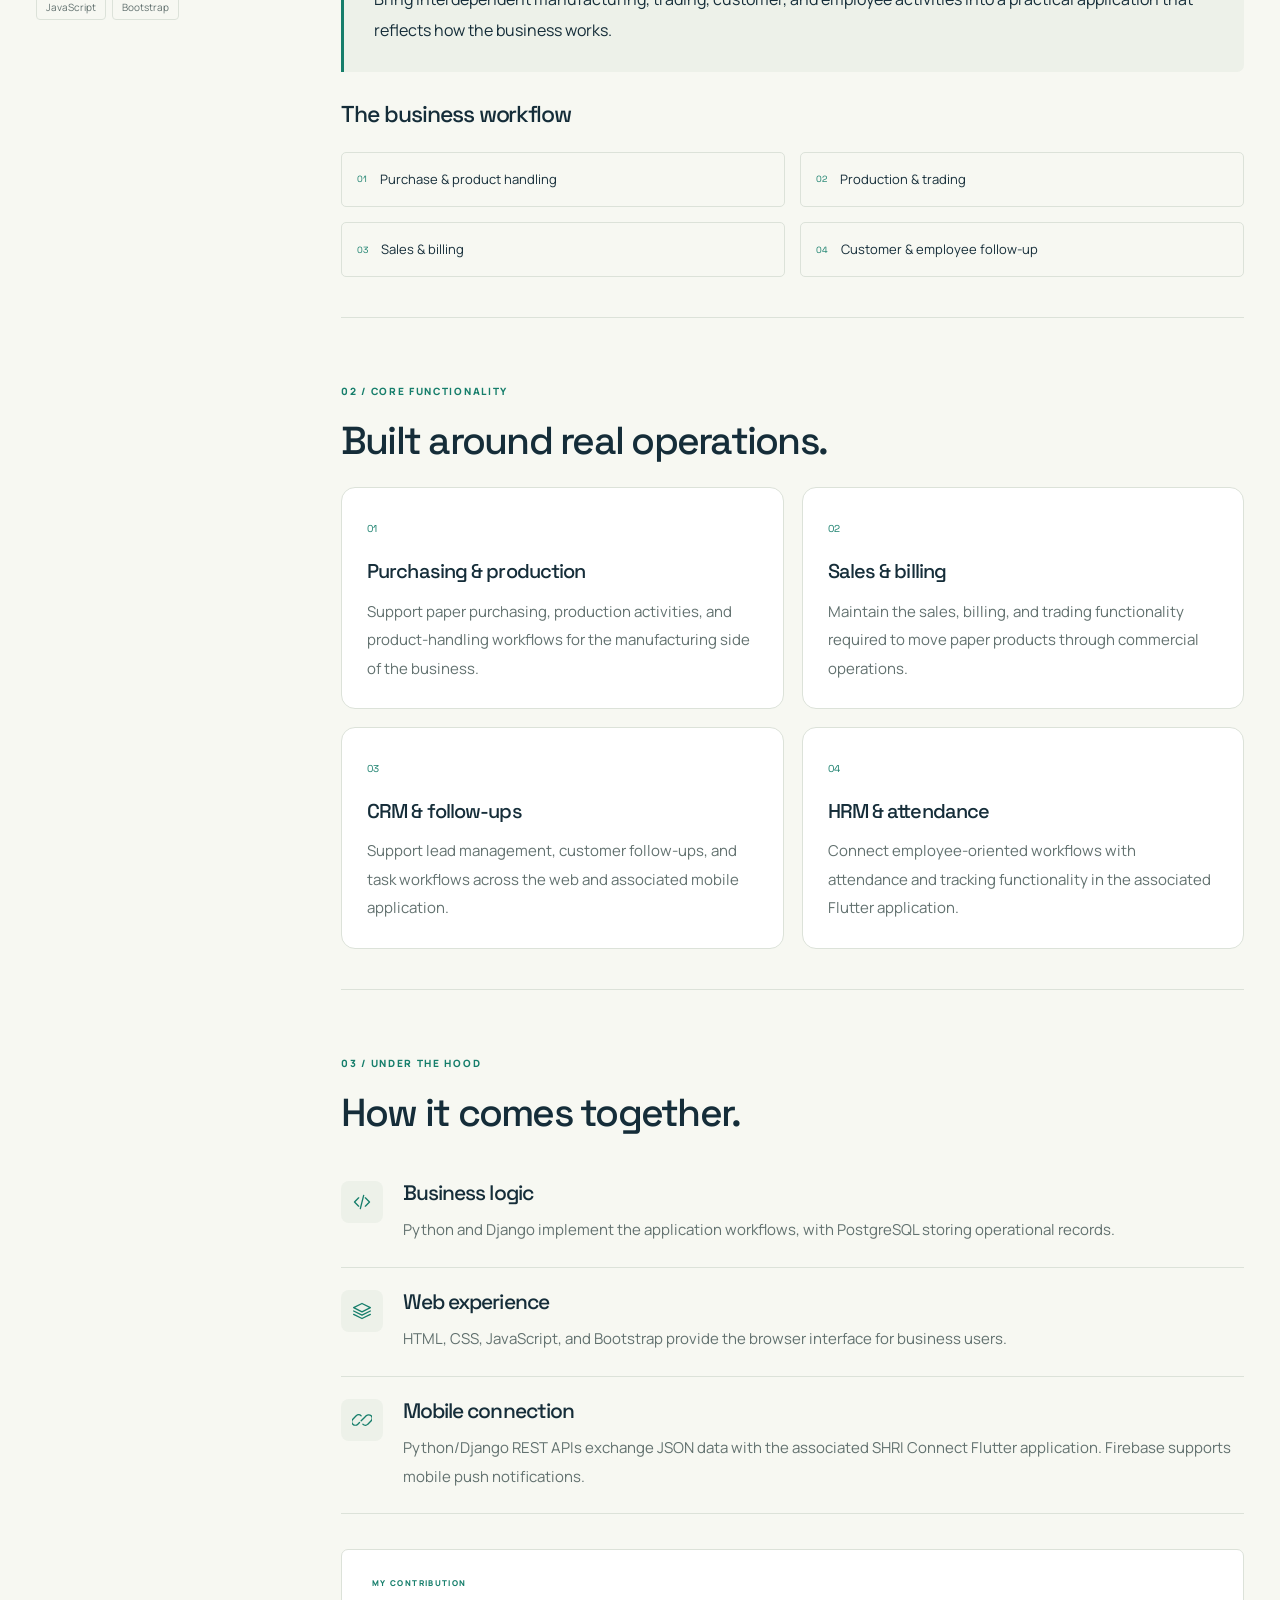
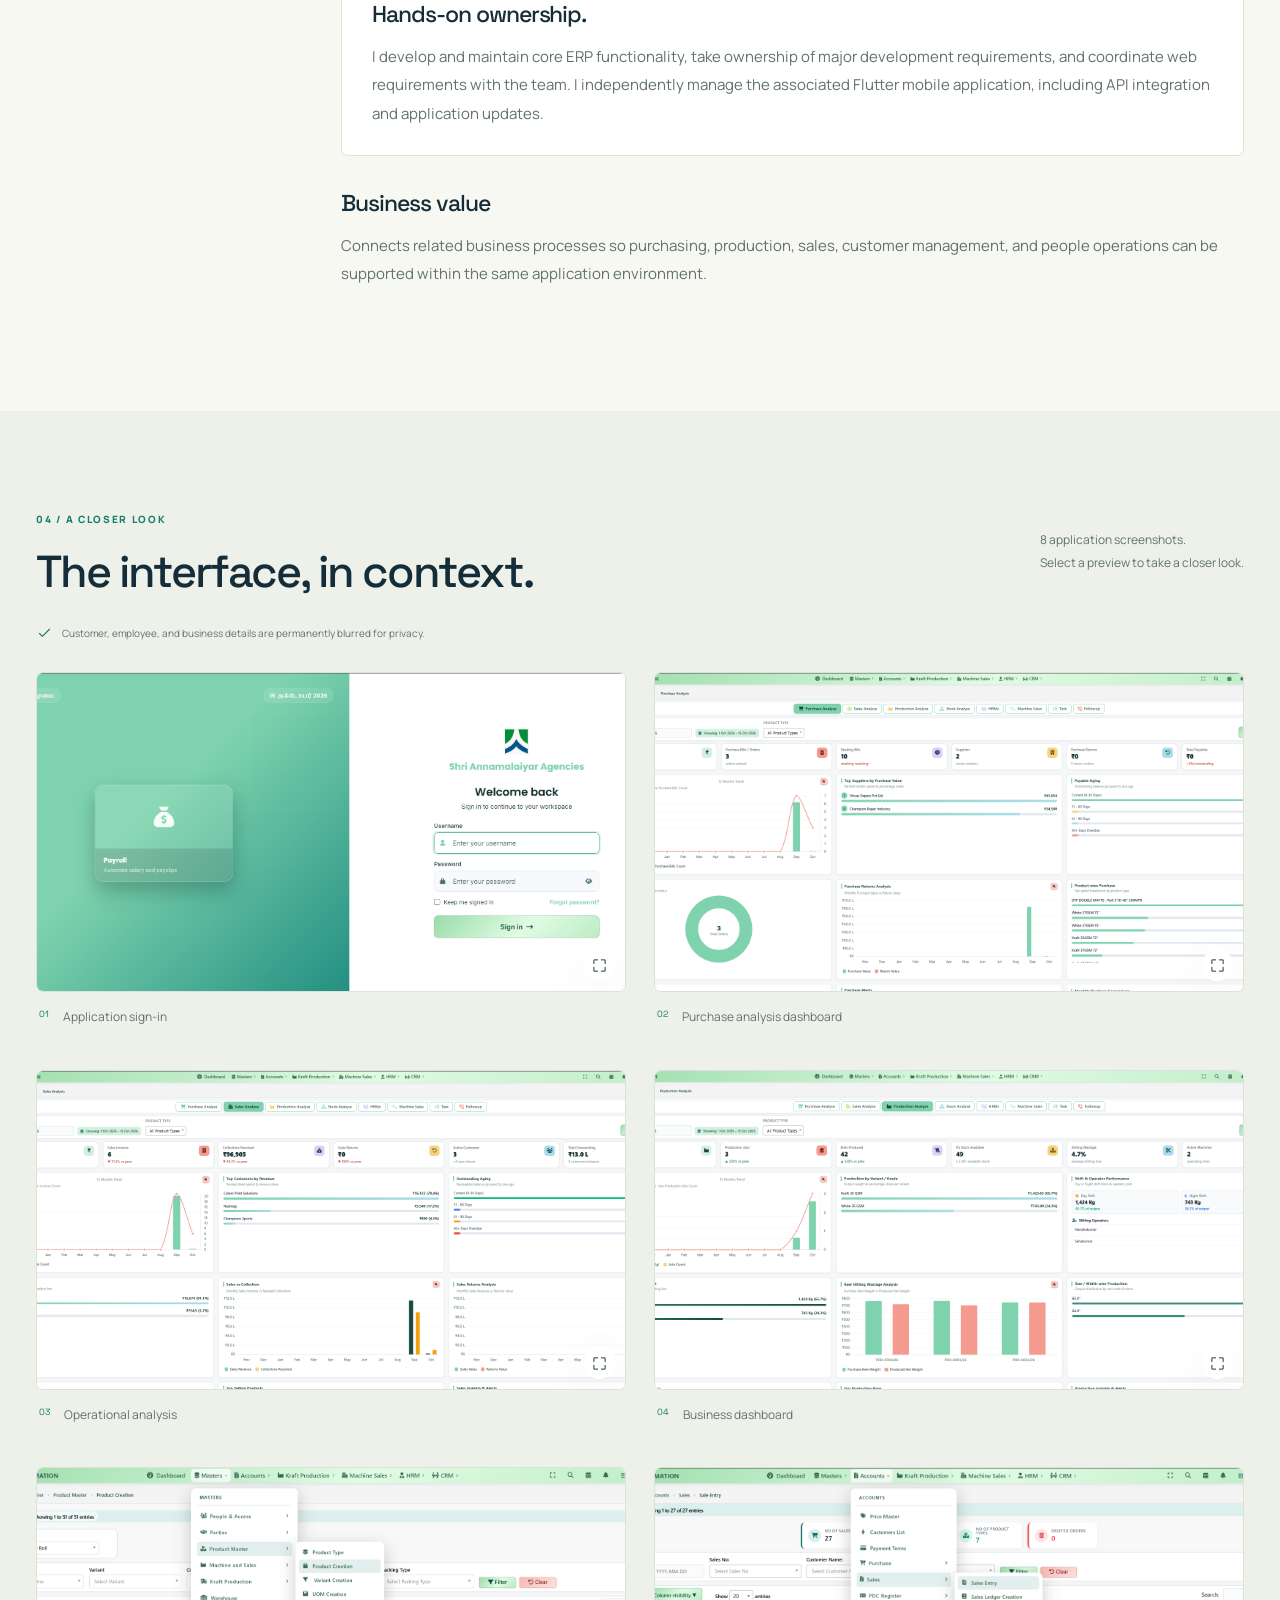
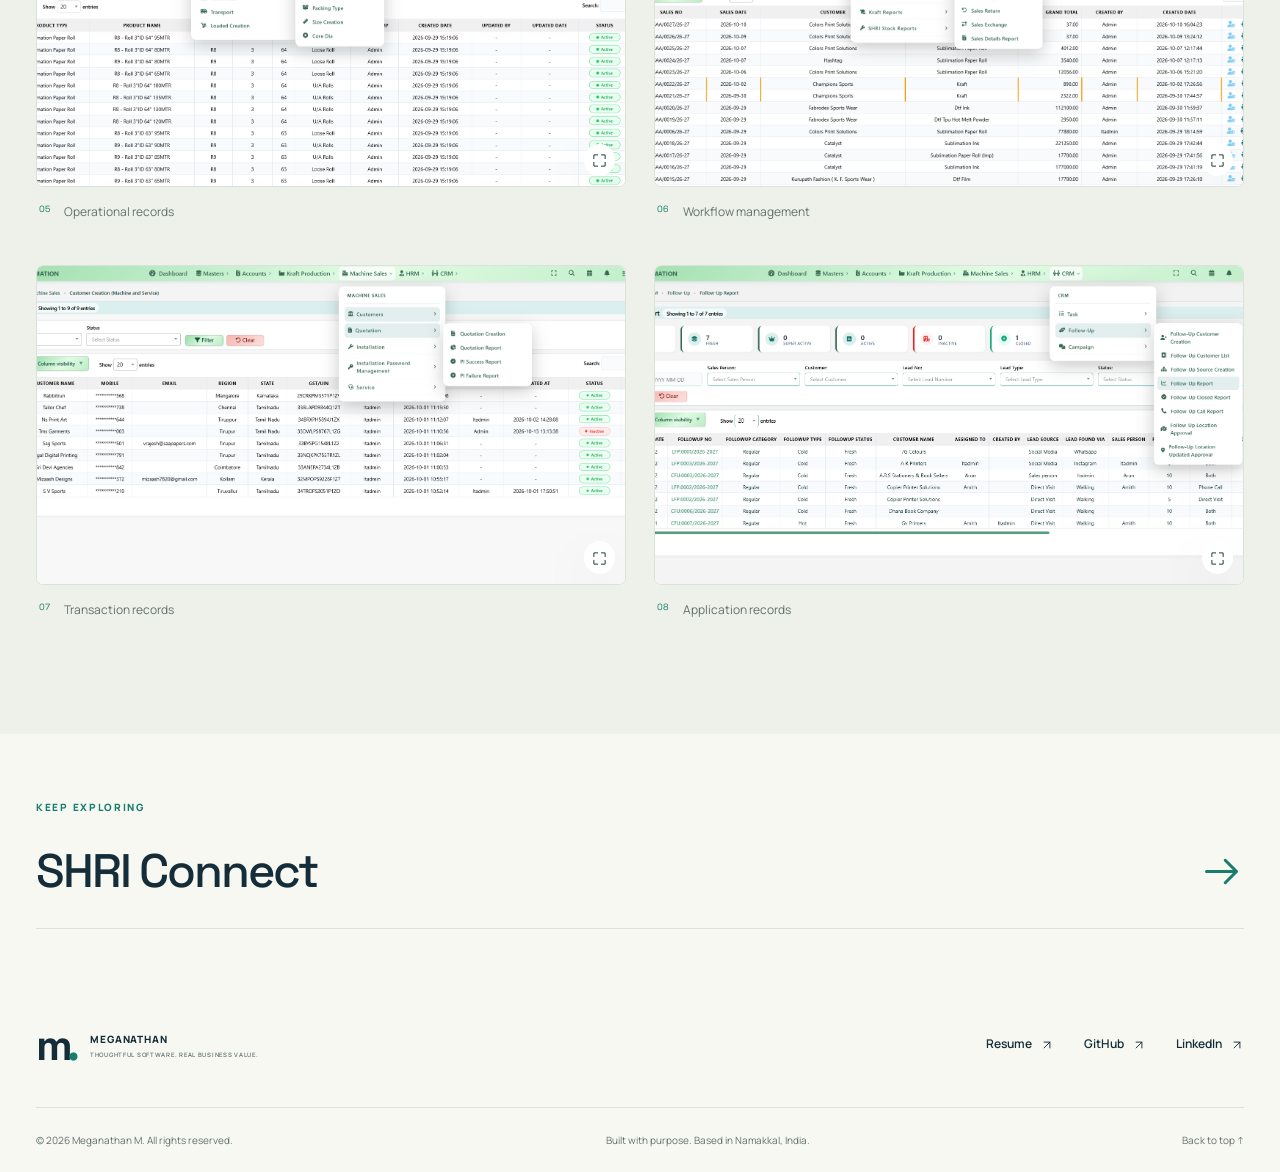
<file: projects/saa-sublimation.html>
<!doctype html>
<html lang="en" data-bs-theme="light"><head><meta charset="utf-8"><meta name="viewport" content="width=device-width, initial-scale=1"><meta name="color-scheme" content="light dark"><meta name="theme-color" content="#f7f8f2"><title>SAA Sublimation | Meganathan M</title><meta name="description" content="Connecting manufacturing, trading, customer relationships, and people operations in a paper-industry ERP."><meta property="og:title" content="SAA Sublimation | Meganathan M"><meta property="og:description" content="Connecting manufacturing, trading, customer relationships, and people operations in a paper-industry ERP."><meta property="og:type" content="website"><meta name="author" content="Meganathan M"><link rel="icon" type="image/svg+xml" href="../assets/favicon.svg"><script src="../assets/theme.js"></script><link rel="stylesheet" href="../assets/vendor/bootstrap.min.css"><link rel="stylesheet" href="../assets/fonts/fonts.css"><link rel="stylesheet" href="../assets/style.css"></head>
<body><a class="skip-link" href="#main">Skip to content</a>
<header class="site-header"><div class="container header-inner"><a class="brand" href="../index.html" aria-label="Meganathan M home"><span class="brand-symbol">m<span>.</span></span><span class="brand-name">MEGANATHAN<span>FULL-STACK DEVELOPER</span></span></a>
<nav class="desktop-nav" aria-label="Main navigation"><a href="../index.html">Home</a><a href="../about.html">About</a><a href="../projects.html" class="active" aria-current="page">Projects</a><a href="../experience.html">Experience</a><a href="../expertise.html">Expertise</a></nav>
<div class="header-actions"><button class="theme-toggle" type="button" aria-label="Switch to dark theme" title="Switch theme"><svg class="icon sun-icon" width="24" height="24" viewBox="0 0 24 24" fill="none" stroke="currentColor" stroke-width="1.6" stroke-linecap="round" stroke-linejoin="round" aria-hidden="true"><circle cx="12" cy="12" r="4"/><path d="M12 2v2m0 16v2M2 12h2m16 0h2M5 5l1.5 1.5m11 11L19 19M5 19l1.5-1.5m11-11L19 5"/></svg><svg class="icon moon-icon" width="24" height="24" viewBox="0 0 24 24" fill="none" stroke="currentColor" stroke-width="1.6" stroke-linecap="round" stroke-linejoin="round" aria-hidden="true"><path d="M20 14a8 8 0 0 1-10-10 8 8 0 1 0 10 10Z"/></svg></button><a class="header-contact " href="../contact.html">Let’s talk <svg class="icon " width="24" height="24" viewBox="0 0 24 24" fill="none" stroke="currentColor" stroke-width="1.6" stroke-linecap="round" stroke-linejoin="round" aria-hidden="true"><path d="M7 17 17 7M7 7h10v10"/></svg></a><button class="menu-toggle" type="button" aria-label="Open navigation" aria-expanded="false" aria-controls="mobile-nav"><svg class="icon " width="24" height="24" viewBox="0 0 24 24" fill="none" stroke="currentColor" stroke-width="1.6" stroke-linecap="round" stroke-linejoin="round" aria-hidden="true"><path d="M4 7h16M4 12h16M4 17h16"/></svg></button></div></div>
<nav id="mobile-nav" class="mobile-nav" aria-label="Mobile navigation" hidden><a href="../index.html">Home</a><a href="../about.html">About</a><a href="../projects.html" aria-current="page">Projects</a><a href="../experience.html">Experience</a><a href="../expertise.html">Expertise</a><a href="../resume.html">Resume</a><a href="../contact.html">Contact</a></nav></header>
<main id="main"><section class="case-intro"><div class="container"><a class="back-link" href="../projects.html">← All projects</a><div class="case-kicker"><span class="eyebrow">PROJECT 01 / ERP · CRM · HRM</span><span class="case-domain">Paper manufacturing & trading</span></div><h1>SAA Sublimation<span class="teal">.</span></h1><p class="case-headline">One connected system. Every business workflow.</p><div class="case-buttons"><a class="btn btn-primary" href="https://saasublimation.tech/" target="_blank" rel="noopener noreferrer">Visit application<svg class="icon " width="24" height="24" viewBox="0 0 24 24" fill="none" stroke="currentColor" stroke-width="1.6" stroke-linecap="round" stroke-linejoin="round" aria-hidden="true"><path d="M7 17 17 7M7 7h10v10"/></svg></a><a class="btn btn-outline" href="https://github.com/CoderMegaa/saasublimation.tech" target="_blank" rel="noopener noreferrer">View GitHub<svg class="icon " width="24" height="24" viewBox="0 0 24 24" fill="none" stroke="currentColor" stroke-width="1.6" stroke-linecap="round" stroke-linejoin="round" aria-hidden="true"><path d="m8 7-5 5 5 5m8-10 5 5-5 5M14 4l-4 16"/></svg></a></div><p class="external-note">The live application may require an authorized account.</p><div class="case-meta"><div><span>MY ROLE</span><strong>ERP development & team coordination</strong></div><div><span>DOMAIN</span><strong>Paper manufacturing & trading</strong></div><div><span>PLATFORM</span><strong>Web application</strong></div></div></div></section>
 <section class="case-showcase-section"><div class="container"><div class="case-showcase tint-saa-sublimation "><div class="showcase-label"><span>SAA SUBLIMATION</span><span>APPLICATION PREVIEW / <svg class="icon " width="24" height="24" viewBox="0 0 24 24" fill="none" stroke="currentColor" stroke-width="1.6" stroke-linecap="round" stroke-linejoin="round" aria-hidden="true"><path d="M9 3H3v6m12-6h6v6M3 15v6h6m12-6v6h-6"/></svg></span></div><button type="button" class="showcase-image gallery-trigger browser-preview" data-gallery-index="1" aria-label="Enlarge SAA Sublimation preview"><span class="browser-bar"><i></i><i></i><i></i><span>Application preview</span></span><img src="../assets/projects/saa-sublimation/02.png" alt="Purchase analysis dashboard — confidential details blurred" width="1600" height="730" fetchpriority="high"></button><span class="showcase-disclaimer">Original interface · Confidential content permanently blurred</span></div></div></section>
 <section class="section"><div class="container"><div class="case-content-grid"><aside class="case-sidebar"><span class="eyebrow">INSIDE THE PROJECT</span><a href="#overview">01 · Overview</a><a href="#features">02 · Core functionality</a><a href="#implementation">03 · Implementation</a><a href="#gallery">04 · Interface gallery</a><div class="sidebar-stack"><span class="eyebrow">TECHNOLOGY STACK</span><div class="tags"><span>Python</span><span>Django</span><span>PostgreSQL</span><span>REST APIs</span><span>HTML</span><span>CSS</span><span>JavaScript</span><span>Bootstrap</span></div></div></aside><div class="case-content"><section id="overview"><span class="eyebrow">01 / THE BIG PICTURE</span><h2>Purpose & perspective.</h2><p class="large-copy">SAA Sublimation brings the operational needs of a sublimation-paper business into a connected ERP, CRM, and HRM environment. The business combines manufacturing with trading, so the application supports the journey from paper purchasing and production through product handling, sales, and billing, alongside customer and employee workflows.</p><div class="objective-box"><span class="eyebrow">THE OBJECTIVE</span><p>Bring interdependent manufacturing, trading, customer, and employee activities into a practical application that reflects how the business works.</p></div><h3>The business workflow</h3><ol class="workflow"><li><span>01</span>Purchase & product handling</li><li><span>02</span>Production & trading</li><li><span>03</span>Sales & billing</li><li><span>04</span>Customer & employee follow-up</li></ol></section>
 <section id="features" class="case-section"><span class="eyebrow">02 / CORE FUNCTIONALITY</span><h2>Built around real operations.</h2><div class="feature-grid"><article><span class="small-index">01</span><h3>Purchasing & production</h3><p>Support paper purchasing, production activities, and product-handling workflows for the manufacturing side of the business.</p></article><article><span class="small-index">02</span><h3>Sales & billing</h3><p>Maintain the sales, billing, and trading functionality required to move paper products through commercial operations.</p></article><article><span class="small-index">03</span><h3>CRM & follow-ups</h3><p>Support lead management, customer follow-ups, and task workflows across the web and associated mobile application.</p></article><article><span class="small-index">04</span><h3>HRM & attendance</h3><p>Connect employee-oriented workflows with attendance and tracking functionality in the associated Flutter application.</p></article></div></section>
 <section id="implementation" class="case-section"><span class="eyebrow">03 / UNDER THE HOOD</span><h2>How it comes together.</h2><article class="implementation-row"><span><svg class="icon " width="24" height="24" viewBox="0 0 24 24" fill="none" stroke="currentColor" stroke-width="1.6" stroke-linecap="round" stroke-linejoin="round" aria-hidden="true"><path d="m8 7-5 5 5 5m8-10 5 5-5 5M14 4l-4 16"/></svg></span><div><h3>Business logic</h3><p>Python and Django implement the application workflows, with PostgreSQL storing operational records.</p></div></article><article class="implementation-row"><span><svg class="icon " width="24" height="24" viewBox="0 0 24 24" fill="none" stroke="currentColor" stroke-width="1.6" stroke-linecap="round" stroke-linejoin="round" aria-hidden="true"><path d="m12 3 10 5-10 5L2 8l10-5Zm-10 9 10 5 10-5M2 16l10 5 10-5"/></svg></span><div><h3>Web experience</h3><p>HTML, CSS, JavaScript, and Bootstrap provide the browser interface for business users.</p></div></article><article class="implementation-row"><span><svg class="icon " width="24" height="24" viewBox="0 0 24 24" fill="none" stroke="currentColor" stroke-width="1.6" stroke-linecap="round" stroke-linejoin="round" aria-hidden="true"><path d="m10 13 4-4m-6 6-2 2a4 4 0 0 1-6-6l4-4a4 4 0 0 1 6 0m4 2 2-2a4 4 0 0 1 6 6l-4 4a4 4 0 0 1-6 0" transform="translate(1 0)"/></svg></span><div><h3>Mobile connection</h3><p>Python/Django REST APIs exchange JSON data with the associated SHRI Connect Flutter application. Firebase supports mobile push notifications.</p></div></article><div class="contribution"><span class="eyebrow">MY CONTRIBUTION</span><h3>Hands-on ownership.</h3><p>I develop and maintain core ERP functionality, take ownership of major development requirements, and coordinate web requirements with the team. I independently manage the associated Flutter mobile application, including API integration and application updates.</p></div><h3>Business value</h3><p>Connects related business processes so purchasing, production, sales, customer management, and people operations can be supported within the same application environment.</p></section></div></div></div></section>
 <section class="section gallery-section" id="gallery"><div class="container"><div class="section-heading"><div><span class="eyebrow">04 / A CLOSER LOOK</span><h2>The interface, in context.</h2></div><p class="heading-aside">8 application screenshots.<br>Select a preview to take a closer look.</p></div><p class="privacy-note"><svg class="icon " width="24" height="24" viewBox="0 0 24 24" fill="none" stroke="currentColor" stroke-width="1.6" stroke-linecap="round" stroke-linejoin="round" aria-hidden="true"><path d="m5 12 4 4L19 6"/></svg> Customer, employee, and business details are permanently blurred for privacy.</p><div class="screenshot-grid "><figure><button class="gallery-trigger" type="button" data-gallery-index="0" aria-label="Enlarge Application sign-in"><img src="../assets/projects/saa-sublimation/01.png" alt="Application sign-in — confidential details blurred" loading="lazy" width="1600" height="730"><span><svg class="icon " width="24" height="24" viewBox="0 0 24 24" fill="none" stroke="currentColor" stroke-width="1.6" stroke-linecap="round" stroke-linejoin="round" aria-hidden="true"><path d="M9 3H3v6m12-6h6v6M3 15v6h6m12-6v6h-6"/></svg></span></button><figcaption><span>01</span> Application sign-in</figcaption></figure><figure><button class="gallery-trigger" type="button" data-gallery-index="1" aria-label="Enlarge Purchase analysis dashboard"><img src="../assets/projects/saa-sublimation/02.png" alt="Purchase analysis dashboard — confidential details blurred" loading="lazy" width="1600" height="730"><span><svg class="icon " width="24" height="24" viewBox="0 0 24 24" fill="none" stroke="currentColor" stroke-width="1.6" stroke-linecap="round" stroke-linejoin="round" aria-hidden="true"><path d="M9 3H3v6m12-6h6v6M3 15v6h6m12-6v6h-6"/></svg></span></button><figcaption><span>02</span> Purchase analysis dashboard</figcaption></figure><figure><button class="gallery-trigger" type="button" data-gallery-index="2" aria-label="Enlarge Operational analysis"><img src="../assets/projects/saa-sublimation/03.png" alt="Operational analysis — confidential details blurred" loading="lazy" width="1600" height="730"><span><svg class="icon " width="24" height="24" viewBox="0 0 24 24" fill="none" stroke="currentColor" stroke-width="1.6" stroke-linecap="round" stroke-linejoin="round" aria-hidden="true"><path d="M9 3H3v6m12-6h6v6M3 15v6h6m12-6v6h-6"/></svg></span></button><figcaption><span>03</span> Operational analysis</figcaption></figure><figure><button class="gallery-trigger" type="button" data-gallery-index="3" aria-label="Enlarge Business dashboard"><img src="../assets/projects/saa-sublimation/04.png" alt="Business dashboard — confidential details blurred" loading="lazy" width="1600" height="730"><span><svg class="icon " width="24" height="24" viewBox="0 0 24 24" fill="none" stroke="currentColor" stroke-width="1.6" stroke-linecap="round" stroke-linejoin="round" aria-hidden="true"><path d="M9 3H3v6m12-6h6v6M3 15v6h6m12-6v6h-6"/></svg></span></button><figcaption><span>04</span> Business dashboard</figcaption></figure><figure><button class="gallery-trigger" type="button" data-gallery-index="4" aria-label="Enlarge Operational records"><img src="../assets/projects/saa-sublimation/05.png" alt="Operational records — confidential details blurred" loading="lazy" width="1600" height="730"><span><svg class="icon " width="24" height="24" viewBox="0 0 24 24" fill="none" stroke="currentColor" stroke-width="1.6" stroke-linecap="round" stroke-linejoin="round" aria-hidden="true"><path d="M9 3H3v6m12-6h6v6M3 15v6h6m12-6v6h-6"/></svg></span></button><figcaption><span>05</span> Operational records</figcaption></figure><figure><button class="gallery-trigger" type="button" data-gallery-index="5" aria-label="Enlarge Workflow management"><img src="../assets/projects/saa-sublimation/06.png" alt="Workflow management — confidential details blurred" loading="lazy" width="1600" height="730"><span><svg class="icon " width="24" height="24" viewBox="0 0 24 24" fill="none" stroke="currentColor" stroke-width="1.6" stroke-linecap="round" stroke-linejoin="round" aria-hidden="true"><path d="M9 3H3v6m12-6h6v6M3 15v6h6m12-6v6h-6"/></svg></span></button><figcaption><span>06</span> Workflow management</figcaption></figure><figure><button class="gallery-trigger" type="button" data-gallery-index="6" aria-label="Enlarge Transaction records"><img src="../assets/projects/saa-sublimation/07.png" alt="Transaction records — confidential details blurred" loading="lazy" width="1600" height="730"><span><svg class="icon " width="24" height="24" viewBox="0 0 24 24" fill="none" stroke="currentColor" stroke-width="1.6" stroke-linecap="round" stroke-linejoin="round" aria-hidden="true"><path d="M9 3H3v6m12-6h6v6M3 15v6h6m12-6v6h-6"/></svg></span></button><figcaption><span>07</span> Transaction records</figcaption></figure><figure><button class="gallery-trigger" type="button" data-gallery-index="7" aria-label="Enlarge Application records"><img src="../assets/projects/saa-sublimation/08.png" alt="Application records — confidential details blurred" loading="lazy" width="1600" height="730"><span><svg class="icon " width="24" height="24" viewBox="0 0 24 24" fill="none" stroke="currentColor" stroke-width="1.6" stroke-linecap="round" stroke-linejoin="round" aria-hidden="true"><path d="M9 3H3v6m12-6h6v6M3 15v6h6m12-6v6h-6"/></svg></span></button><figcaption><span>08</span> Application records</figcaption></figure></div></div></section>
 <dialog class="gallery-dialog" aria-label="Project screenshot viewer"><div class="dialog-toolbar"><span class="dialog-counter"></span><button class="dialog-close icon-button" aria-label="Close screenshot viewer"><svg class="icon " width="24" height="24" viewBox="0 0 24 24" fill="none" stroke="currentColor" stroke-width="1.6" stroke-linecap="round" stroke-linejoin="round" aria-hidden="true"><path d="m6 6 12 12M6 18 18 6"/></svg></button></div><div class="dialog-image-wrap"><img class="dialog-image" src="../assets/projects/saa-sublimation/02.png" alt="SAA Sublimation preview — confidential details blurred"></div><div class="dialog-footer"><button class="gallery-prev icon-button" aria-label="Previous screenshot">←</button><p class="dialog-caption"></p><button class="gallery-next icon-button" aria-label="Next screenshot">→</button></div></dialog>
 <script type="application/json" id="gallery-data">[{"src": "../assets/projects/saa-sublimation/01.png", "caption": "Application sign-in \u2014 confidential details blurred"}, {"src": "../assets/projects/saa-sublimation/02.png", "caption": "Purchase analysis dashboard \u2014 confidential details blurred"}, {"src": "../assets/projects/saa-sublimation/03.png", "caption": "Operational analysis \u2014 confidential details blurred"}, {"src": "../assets/projects/saa-sublimation/04.png", "caption": "Business dashboard \u2014 confidential details blurred"}, {"src": "../assets/projects/saa-sublimation/05.png", "caption": "Operational records \u2014 confidential details blurred"}, {"src": "../assets/projects/saa-sublimation/06.png", "caption": "Workflow management \u2014 confidential details blurred"}, {"src": "../assets/projects/saa-sublimation/07.png", "caption": "Transaction records \u2014 confidential details blurred"}, {"src": "../assets/projects/saa-sublimation/08.png", "caption": "Application records \u2014 confidential details blurred"}]</script>
 <section class="section next-project"><div class="container"><span class="eyebrow">KEEP EXPLORING</span><a href="shri-connect.html"><h2>SHRI Connect</h2><svg class="icon " width="24" height="24" viewBox="0 0 24 24" fill="none" stroke="currentColor" stroke-width="1.6" stroke-linecap="round" stroke-linejoin="round" aria-hidden="true"><path d="M4 12h16m-6-6 6 6-6 6"/></svg></a></div></section></main>
<footer class="site-footer"><div class="container"><div class="footer-top"><a class="brand" href="../index.html"><span class="brand-symbol">m<span>.</span></span><span class="brand-name">MEGANATHAN<span>THOUGHTFUL SOFTWARE. REAL BUSINESS VALUE.</span></span></a><div class="footer-links"><a href="../resume.html">Resume <svg class="icon " width="24" height="24" viewBox="0 0 24 24" fill="none" stroke="currentColor" stroke-width="1.6" stroke-linecap="round" stroke-linejoin="round" aria-hidden="true"><path d="M7 17 17 7M7 7h10v10"/></svg></a><a href="https://github.com/CoderMegaa" target="_blank" rel="noopener noreferrer">GitHub <svg class="icon " width="24" height="24" viewBox="0 0 24 24" fill="none" stroke="currentColor" stroke-width="1.6" stroke-linecap="round" stroke-linejoin="round" aria-hidden="true"><path d="M7 17 17 7M7 7h10v10"/></svg></a><a href="https://www.linkedin.com/in/meganathan-m-107a9626a/" target="_blank" rel="noopener noreferrer">LinkedIn <svg class="icon " width="24" height="24" viewBox="0 0 24 24" fill="none" stroke="currentColor" stroke-width="1.6" stroke-linecap="round" stroke-linejoin="round" aria-hidden="true"><path d="M7 17 17 7M7 7h10v10"/></svg></a></div></div><div class="footer-bottom"><span>© <span data-year>2026</span> Meganathan M. All rights reserved.</span><span>Built with purpose. Based in Namakkal, India.</span><a href="#main">Back to top ↑</a></div></div></footer>
<script src="../assets/vendor/bootstrap.bundle.min.js" defer></script><script src="../assets/app.js" defer></script></body></html>
</file>
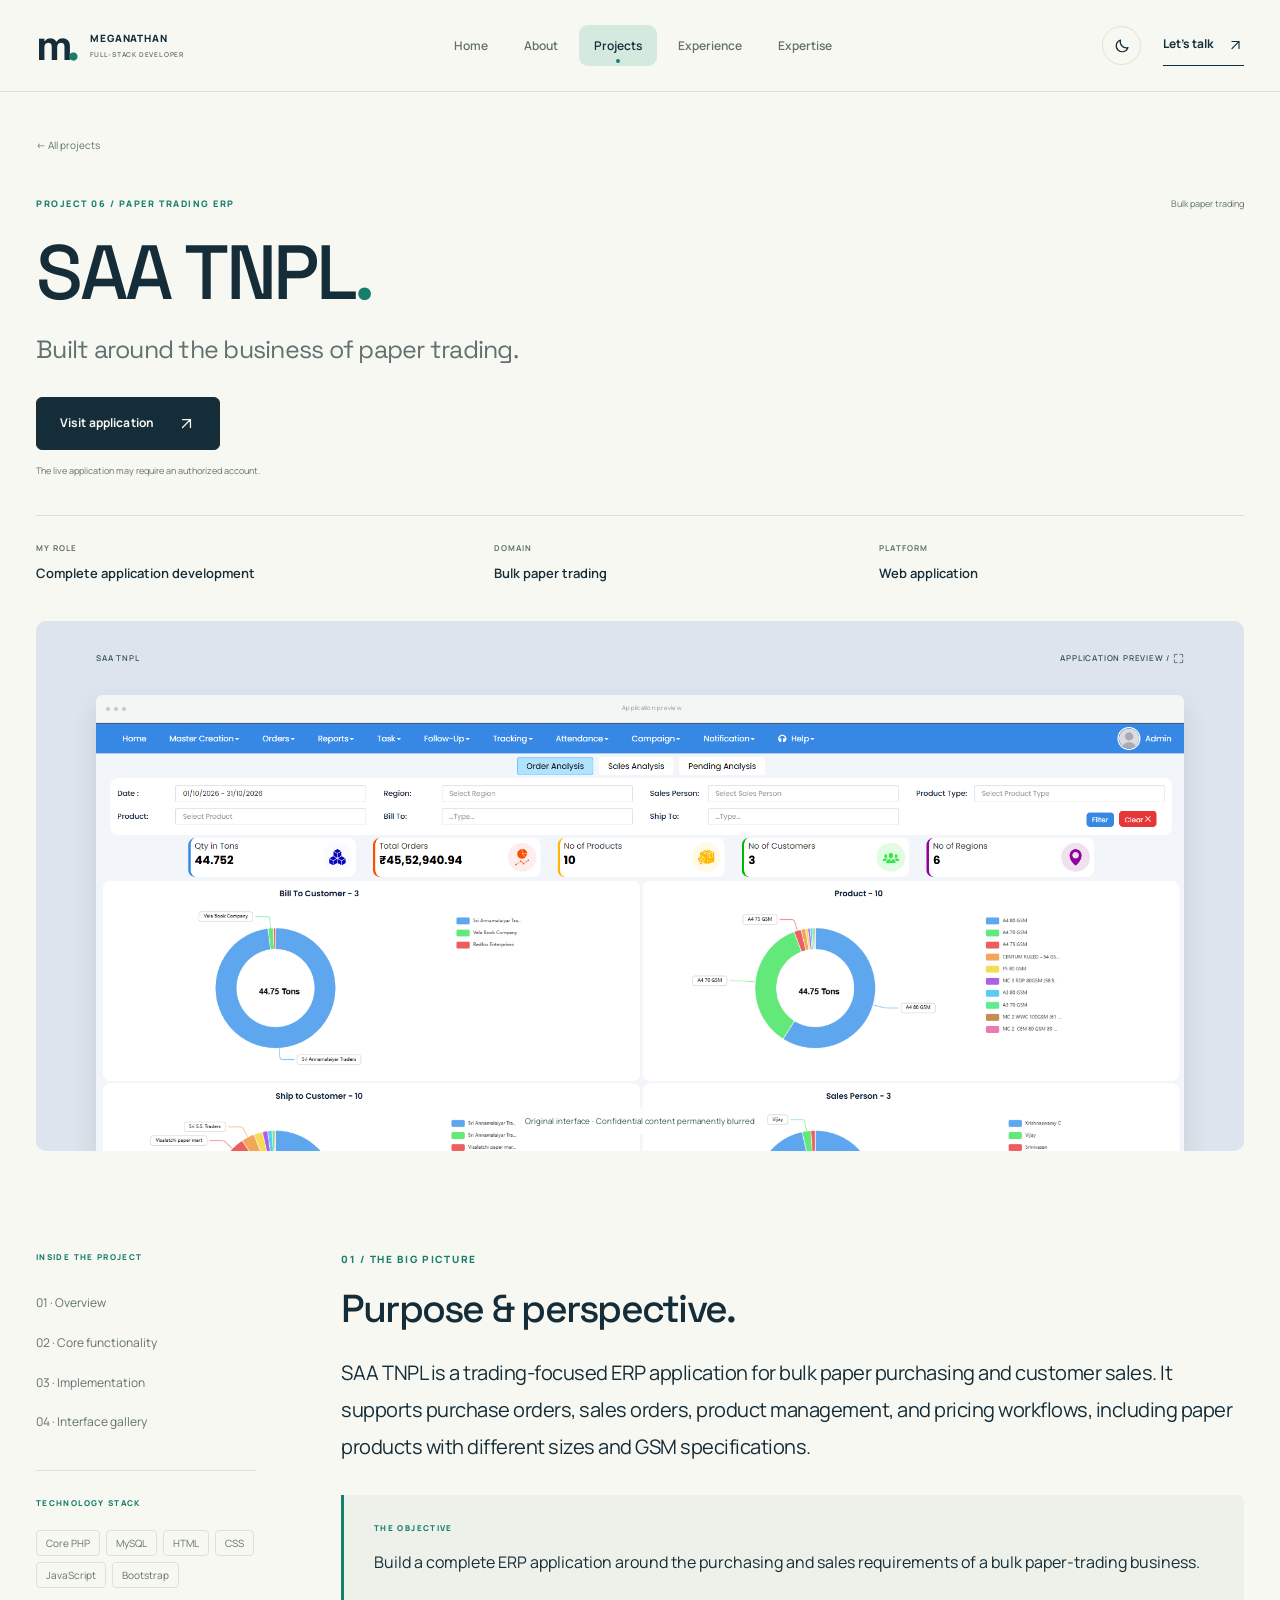
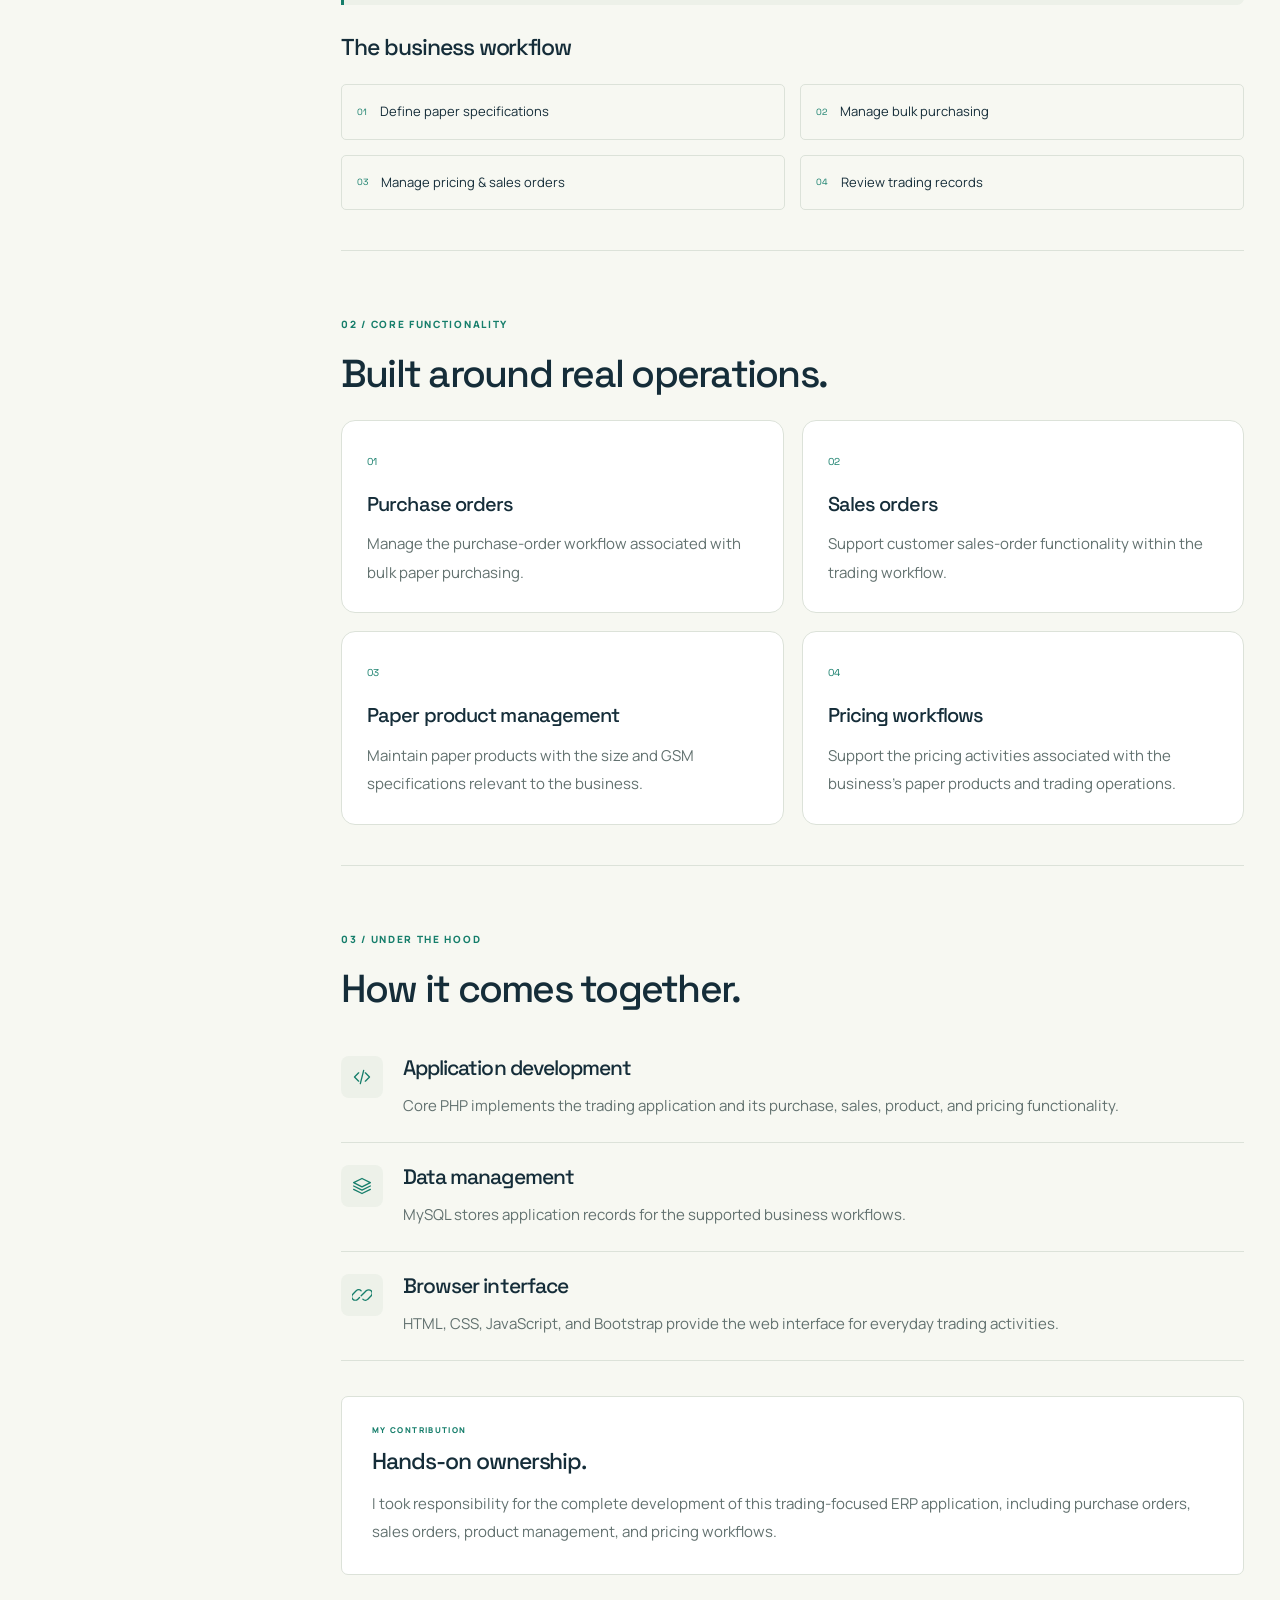
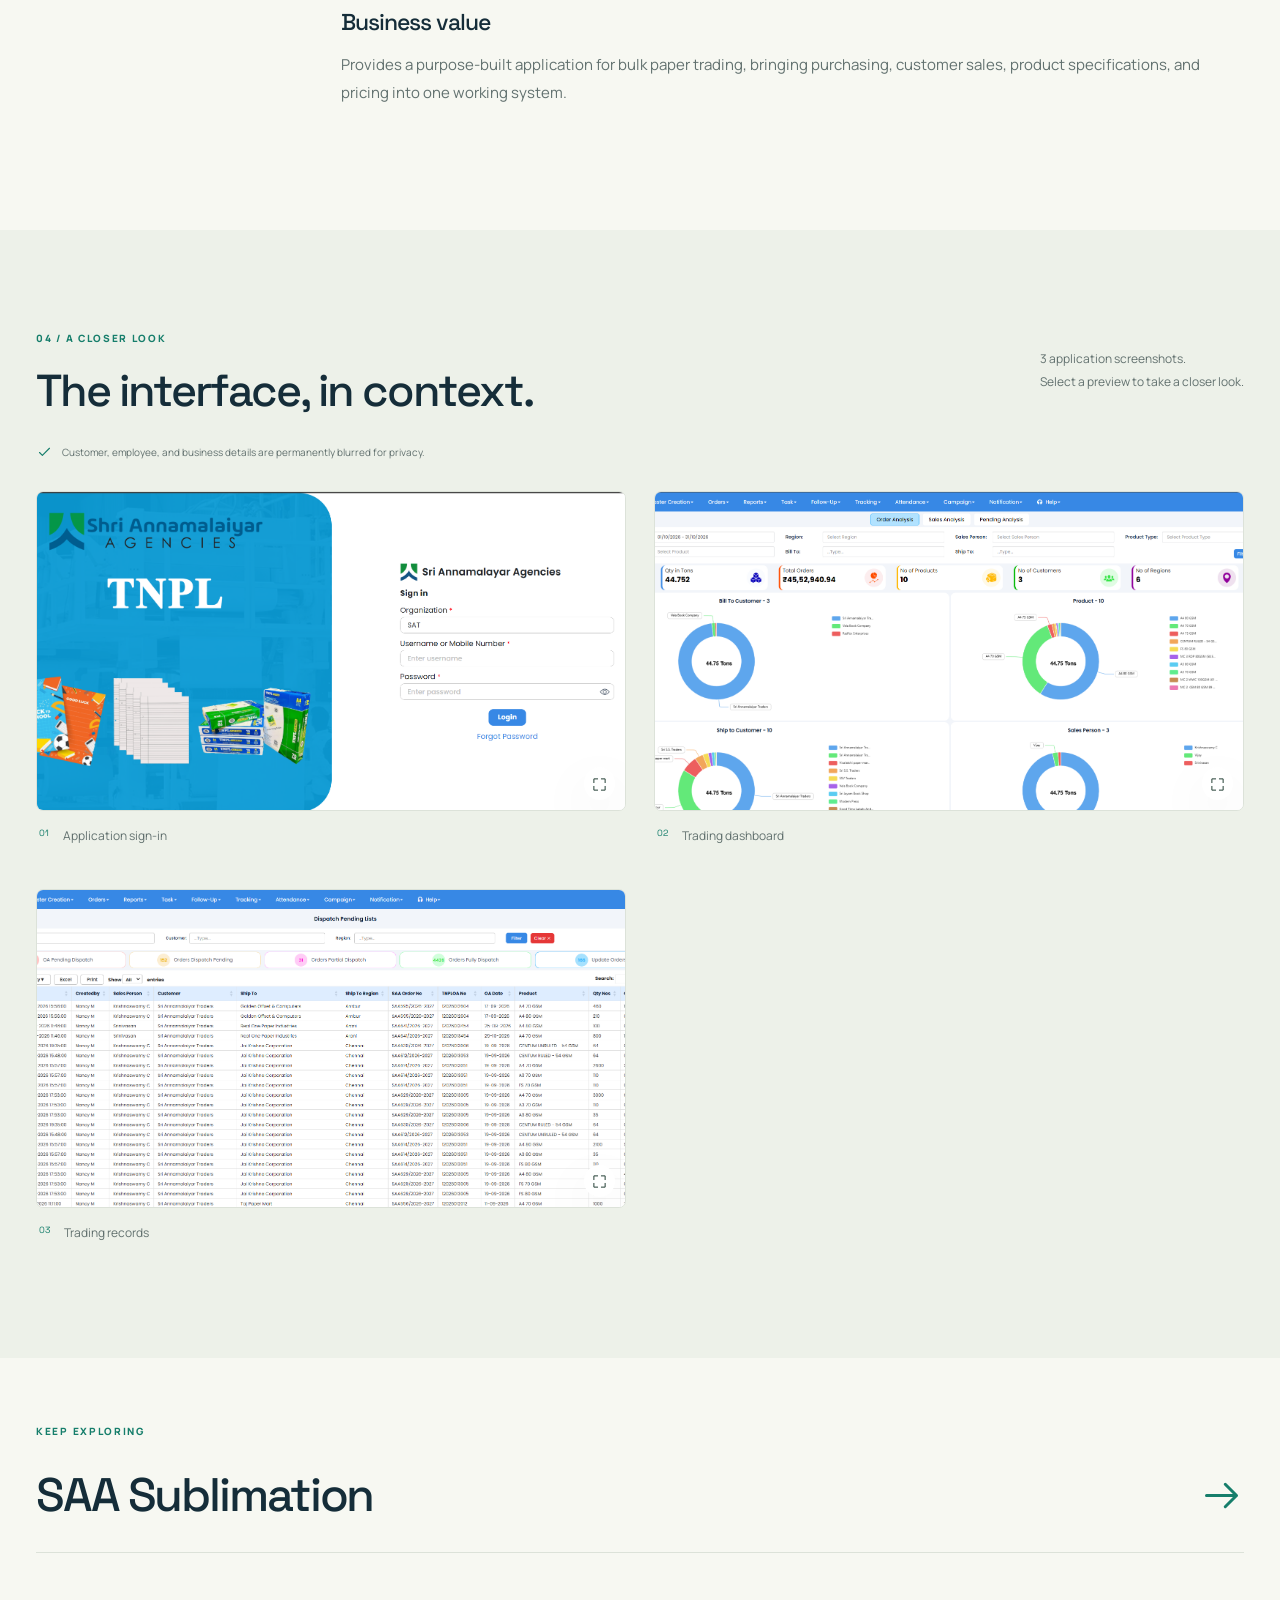
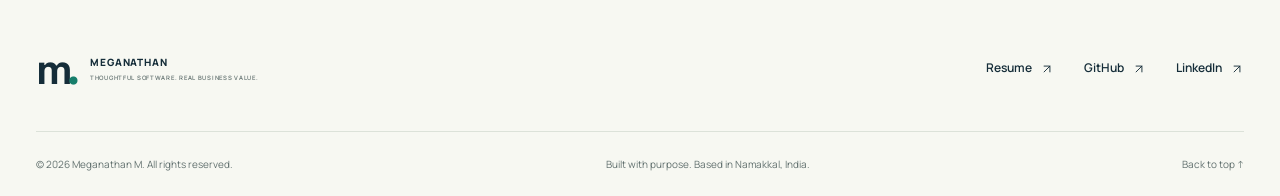
<file: projects/saa-tnpl.html>
<!doctype html>
<html lang="en" data-bs-theme="light"><head><meta charset="utf-8"><meta name="viewport" content="width=device-width, initial-scale=1"><meta name="color-scheme" content="light dark"><meta name="theme-color" content="#f7f8f2"><title>SAA TNPL | Meganathan M</title><meta name="description" content="A complete trading ERP covering bulk purchasing, customer sales, product specifications, and pricing."><meta property="og:title" content="SAA TNPL | Meganathan M"><meta property="og:description" content="A complete trading ERP covering bulk purchasing, customer sales, product specifications, and pricing."><meta property="og:type" content="website"><meta name="author" content="Meganathan M"><link rel="icon" type="image/svg+xml" href="../assets/favicon.svg"><script src="../assets/theme.js"></script><link rel="stylesheet" href="../assets/vendor/bootstrap.min.css"><link rel="stylesheet" href="../assets/fonts/fonts.css"><link rel="stylesheet" href="../assets/style.css"></head>
<body><a class="skip-link" href="#main">Skip to content</a>
<header class="site-header"><div class="container header-inner"><a class="brand" href="../index.html" aria-label="Meganathan M home"><span class="brand-symbol">m<span>.</span></span><span class="brand-name">MEGANATHAN<span>FULL-STACK DEVELOPER</span></span></a>
<nav class="desktop-nav" aria-label="Main navigation"><a href="../index.html">Home</a><a href="../about.html">About</a><a href="../projects.html" class="active" aria-current="page">Projects</a><a href="../experience.html">Experience</a><a href="../expertise.html">Expertise</a></nav>
<div class="header-actions"><button class="theme-toggle" type="button" aria-label="Switch to dark theme" title="Switch theme"><svg class="icon sun-icon" width="24" height="24" viewBox="0 0 24 24" fill="none" stroke="currentColor" stroke-width="1.6" stroke-linecap="round" stroke-linejoin="round" aria-hidden="true"><circle cx="12" cy="12" r="4"/><path d="M12 2v2m0 16v2M2 12h2m16 0h2M5 5l1.5 1.5m11 11L19 19M5 19l1.5-1.5m11-11L19 5"/></svg><svg class="icon moon-icon" width="24" height="24" viewBox="0 0 24 24" fill="none" stroke="currentColor" stroke-width="1.6" stroke-linecap="round" stroke-linejoin="round" aria-hidden="true"><path d="M20 14a8 8 0 0 1-10-10 8 8 0 1 0 10 10Z"/></svg></button><a class="header-contact " href="../contact.html">Let’s talk <svg class="icon " width="24" height="24" viewBox="0 0 24 24" fill="none" stroke="currentColor" stroke-width="1.6" stroke-linecap="round" stroke-linejoin="round" aria-hidden="true"><path d="M7 17 17 7M7 7h10v10"/></svg></a><button class="menu-toggle" type="button" aria-label="Open navigation" aria-expanded="false" aria-controls="mobile-nav"><svg class="icon " width="24" height="24" viewBox="0 0 24 24" fill="none" stroke="currentColor" stroke-width="1.6" stroke-linecap="round" stroke-linejoin="round" aria-hidden="true"><path d="M4 7h16M4 12h16M4 17h16"/></svg></button></div></div>
<nav id="mobile-nav" class="mobile-nav" aria-label="Mobile navigation" hidden><a href="../index.html">Home</a><a href="../about.html">About</a><a href="../projects.html" aria-current="page">Projects</a><a href="../experience.html">Experience</a><a href="../expertise.html">Expertise</a><a href="../resume.html">Resume</a><a href="../contact.html">Contact</a></nav></header>
<main id="main"><section class="case-intro"><div class="container"><a class="back-link" href="../projects.html">← All projects</a><div class="case-kicker"><span class="eyebrow">PROJECT 06 / Paper trading ERP</span><span class="case-domain">Bulk paper trading</span></div><h1>SAA TNPL<span class="teal">.</span></h1><p class="case-headline">Built around the business of paper trading.</p><div class="case-buttons"><a class="btn btn-primary" href="https://saatnpl.com/" target="_blank" rel="noopener noreferrer">Visit application<svg class="icon " width="24" height="24" viewBox="0 0 24 24" fill="none" stroke="currentColor" stroke-width="1.6" stroke-linecap="round" stroke-linejoin="round" aria-hidden="true"><path d="M7 17 17 7M7 7h10v10"/></svg></a></div><p class="external-note">The live application may require an authorized account.</p><div class="case-meta"><div><span>MY ROLE</span><strong>Complete application development</strong></div><div><span>DOMAIN</span><strong>Bulk paper trading</strong></div><div><span>PLATFORM</span><strong>Web application</strong></div></div></div></section>
 <section class="case-showcase-section"><div class="container"><div class="case-showcase tint-saa-tnpl "><div class="showcase-label"><span>SAA TNPL</span><span>APPLICATION PREVIEW / <svg class="icon " width="24" height="24" viewBox="0 0 24 24" fill="none" stroke="currentColor" stroke-width="1.6" stroke-linecap="round" stroke-linejoin="round" aria-hidden="true"><path d="M9 3H3v6m12-6h6v6M3 15v6h6m12-6v6h-6"/></svg></span></div><button type="button" class="showcase-image gallery-trigger browser-preview" data-gallery-index="1" aria-label="Enlarge SAA TNPL preview"><span class="browser-bar"><i></i><i></i><i></i><span>Application preview</span></span><img src="../assets/projects/saa-tnpl/02.png" alt="Trading dashboard — confidential details blurred" width="1600" height="730" fetchpriority="high"></button><span class="showcase-disclaimer">Original interface · Confidential content permanently blurred</span></div></div></section>
 <section class="section"><div class="container"><div class="case-content-grid"><aside class="case-sidebar"><span class="eyebrow">INSIDE THE PROJECT</span><a href="#overview">01 · Overview</a><a href="#features">02 · Core functionality</a><a href="#implementation">03 · Implementation</a><a href="#gallery">04 · Interface gallery</a><div class="sidebar-stack"><span class="eyebrow">TECHNOLOGY STACK</span><div class="tags"><span>Core PHP</span><span>MySQL</span><span>HTML</span><span>CSS</span><span>JavaScript</span><span>Bootstrap</span></div></div></aside><div class="case-content"><section id="overview"><span class="eyebrow">01 / THE BIG PICTURE</span><h2>Purpose & perspective.</h2><p class="large-copy">SAA TNPL is a trading-focused ERP application for bulk paper purchasing and customer sales. It supports purchase orders, sales orders, product management, and pricing workflows, including paper products with different sizes and GSM specifications.</p><div class="objective-box"><span class="eyebrow">THE OBJECTIVE</span><p>Build a complete ERP application around the purchasing and sales requirements of a bulk paper-trading business.</p></div><h3>The business workflow</h3><ol class="workflow"><li><span>01</span>Define paper specifications</li><li><span>02</span>Manage bulk purchasing</li><li><span>03</span>Manage pricing & sales orders</li><li><span>04</span>Review trading records</li></ol></section>
 <section id="features" class="case-section"><span class="eyebrow">02 / CORE FUNCTIONALITY</span><h2>Built around real operations.</h2><div class="feature-grid"><article><span class="small-index">01</span><h3>Purchase orders</h3><p>Manage the purchase-order workflow associated with bulk paper purchasing.</p></article><article><span class="small-index">02</span><h3>Sales orders</h3><p>Support customer sales-order functionality within the trading workflow.</p></article><article><span class="small-index">03</span><h3>Paper product management</h3><p>Maintain paper products with the size and GSM specifications relevant to the business.</p></article><article><span class="small-index">04</span><h3>Pricing workflows</h3><p>Support the pricing activities associated with the business’s paper products and trading operations.</p></article></div></section>
 <section id="implementation" class="case-section"><span class="eyebrow">03 / UNDER THE HOOD</span><h2>How it comes together.</h2><article class="implementation-row"><span><svg class="icon " width="24" height="24" viewBox="0 0 24 24" fill="none" stroke="currentColor" stroke-width="1.6" stroke-linecap="round" stroke-linejoin="round" aria-hidden="true"><path d="m8 7-5 5 5 5m8-10 5 5-5 5M14 4l-4 16"/></svg></span><div><h3>Application development</h3><p>Core PHP implements the trading application and its purchase, sales, product, and pricing functionality.</p></div></article><article class="implementation-row"><span><svg class="icon " width="24" height="24" viewBox="0 0 24 24" fill="none" stroke="currentColor" stroke-width="1.6" stroke-linecap="round" stroke-linejoin="round" aria-hidden="true"><path d="m12 3 10 5-10 5L2 8l10-5Zm-10 9 10 5 10-5M2 16l10 5 10-5"/></svg></span><div><h3>Data management</h3><p>MySQL stores application records for the supported business workflows.</p></div></article><article class="implementation-row"><span><svg class="icon " width="24" height="24" viewBox="0 0 24 24" fill="none" stroke="currentColor" stroke-width="1.6" stroke-linecap="round" stroke-linejoin="round" aria-hidden="true"><path d="m10 13 4-4m-6 6-2 2a4 4 0 0 1-6-6l4-4a4 4 0 0 1 6 0m4 2 2-2a4 4 0 0 1 6 6l-4 4a4 4 0 0 1-6 0" transform="translate(1 0)"/></svg></span><div><h3>Browser interface</h3><p>HTML, CSS, JavaScript, and Bootstrap provide the web interface for everyday trading activities.</p></div></article><div class="contribution"><span class="eyebrow">MY CONTRIBUTION</span><h3>Hands-on ownership.</h3><p>I took responsibility for the complete development of this trading-focused ERP application, including purchase orders, sales orders, product management, and pricing workflows.</p></div><h3>Business value</h3><p>Provides a purpose-built application for bulk paper trading, bringing purchasing, customer sales, product specifications, and pricing into one working system.</p></section></div></div></div></section>
 <section class="section gallery-section" id="gallery"><div class="container"><div class="section-heading"><div><span class="eyebrow">04 / A CLOSER LOOK</span><h2>The interface, in context.</h2></div><p class="heading-aside">3 application screenshots.<br>Select a preview to take a closer look.</p></div><p class="privacy-note"><svg class="icon " width="24" height="24" viewBox="0 0 24 24" fill="none" stroke="currentColor" stroke-width="1.6" stroke-linecap="round" stroke-linejoin="round" aria-hidden="true"><path d="m5 12 4 4L19 6"/></svg> Customer, employee, and business details are permanently blurred for privacy.</p><div class="screenshot-grid "><figure><button class="gallery-trigger" type="button" data-gallery-index="0" aria-label="Enlarge Application sign-in"><img src="../assets/projects/saa-tnpl/01.png" alt="Application sign-in — confidential details blurred" loading="lazy" width="1600" height="730"><span><svg class="icon " width="24" height="24" viewBox="0 0 24 24" fill="none" stroke="currentColor" stroke-width="1.6" stroke-linecap="round" stroke-linejoin="round" aria-hidden="true"><path d="M9 3H3v6m12-6h6v6M3 15v6h6m12-6v6h-6"/></svg></span></button><figcaption><span>01</span> Application sign-in</figcaption></figure><figure><button class="gallery-trigger" type="button" data-gallery-index="1" aria-label="Enlarge Trading dashboard"><img src="../assets/projects/saa-tnpl/02.png" alt="Trading dashboard — confidential details blurred" loading="lazy" width="1600" height="730"><span><svg class="icon " width="24" height="24" viewBox="0 0 24 24" fill="none" stroke="currentColor" stroke-width="1.6" stroke-linecap="round" stroke-linejoin="round" aria-hidden="true"><path d="M9 3H3v6m12-6h6v6M3 15v6h6m12-6v6h-6"/></svg></span></button><figcaption><span>02</span> Trading dashboard</figcaption></figure><figure><button class="gallery-trigger" type="button" data-gallery-index="2" aria-label="Enlarge Trading records"><img src="../assets/projects/saa-tnpl/03.png" alt="Trading records — confidential details blurred" loading="lazy" width="1600" height="730"><span><svg class="icon " width="24" height="24" viewBox="0 0 24 24" fill="none" stroke="currentColor" stroke-width="1.6" stroke-linecap="round" stroke-linejoin="round" aria-hidden="true"><path d="M9 3H3v6m12-6h6v6M3 15v6h6m12-6v6h-6"/></svg></span></button><figcaption><span>03</span> Trading records</figcaption></figure></div></div></section>
 <dialog class="gallery-dialog" aria-label="Project screenshot viewer"><div class="dialog-toolbar"><span class="dialog-counter"></span><button class="dialog-close icon-button" aria-label="Close screenshot viewer"><svg class="icon " width="24" height="24" viewBox="0 0 24 24" fill="none" stroke="currentColor" stroke-width="1.6" stroke-linecap="round" stroke-linejoin="round" aria-hidden="true"><path d="m6 6 12 12M6 18 18 6"/></svg></button></div><div class="dialog-image-wrap"><img class="dialog-image" src="../assets/projects/saa-tnpl/02.png" alt="SAA TNPL preview — confidential details blurred"></div><div class="dialog-footer"><button class="gallery-prev icon-button" aria-label="Previous screenshot">←</button><p class="dialog-caption"></p><button class="gallery-next icon-button" aria-label="Next screenshot">→</button></div></dialog>
 <script type="application/json" id="gallery-data">[{"src": "../assets/projects/saa-tnpl/01.png", "caption": "Application sign-in \u2014 confidential details blurred"}, {"src": "../assets/projects/saa-tnpl/02.png", "caption": "Trading dashboard \u2014 confidential details blurred"}, {"src": "../assets/projects/saa-tnpl/03.png", "caption": "Trading records \u2014 confidential details blurred"}]</script>
 <section class="section next-project"><div class="container"><span class="eyebrow">KEEP EXPLORING</span><a href="saa-sublimation.html"><h2>SAA Sublimation</h2><svg class="icon " width="24" height="24" viewBox="0 0 24 24" fill="none" stroke="currentColor" stroke-width="1.6" stroke-linecap="round" stroke-linejoin="round" aria-hidden="true"><path d="M4 12h16m-6-6 6 6-6 6"/></svg></a></div></section></main>
<footer class="site-footer"><div class="container"><div class="footer-top"><a class="brand" href="../index.html"><span class="brand-symbol">m<span>.</span></span><span class="brand-name">MEGANATHAN<span>THOUGHTFUL SOFTWARE. REAL BUSINESS VALUE.</span></span></a><div class="footer-links"><a href="../resume.html">Resume <svg class="icon " width="24" height="24" viewBox="0 0 24 24" fill="none" stroke="currentColor" stroke-width="1.6" stroke-linecap="round" stroke-linejoin="round" aria-hidden="true"><path d="M7 17 17 7M7 7h10v10"/></svg></a><a href="https://github.com/CoderMegaa" target="_blank" rel="noopener noreferrer">GitHub <svg class="icon " width="24" height="24" viewBox="0 0 24 24" fill="none" stroke="currentColor" stroke-width="1.6" stroke-linecap="round" stroke-linejoin="round" aria-hidden="true"><path d="M7 17 17 7M7 7h10v10"/></svg></a><a href="https://www.linkedin.com/in/meganathan-m-107a9626a/" target="_blank" rel="noopener noreferrer">LinkedIn <svg class="icon " width="24" height="24" viewBox="0 0 24 24" fill="none" stroke="currentColor" stroke-width="1.6" stroke-linecap="round" stroke-linejoin="round" aria-hidden="true"><path d="M7 17 17 7M7 7h10v10"/></svg></a></div></div><div class="footer-bottom"><span>© <span data-year>2026</span> Meganathan M. All rights reserved.</span><span>Built with purpose. Based in Namakkal, India.</span><a href="#main">Back to top ↑</a></div></div></footer>
<script src="../assets/vendor/bootstrap.bundle.min.js" defer></script><script src="../assets/app.js" defer></script></body></html>
</file>
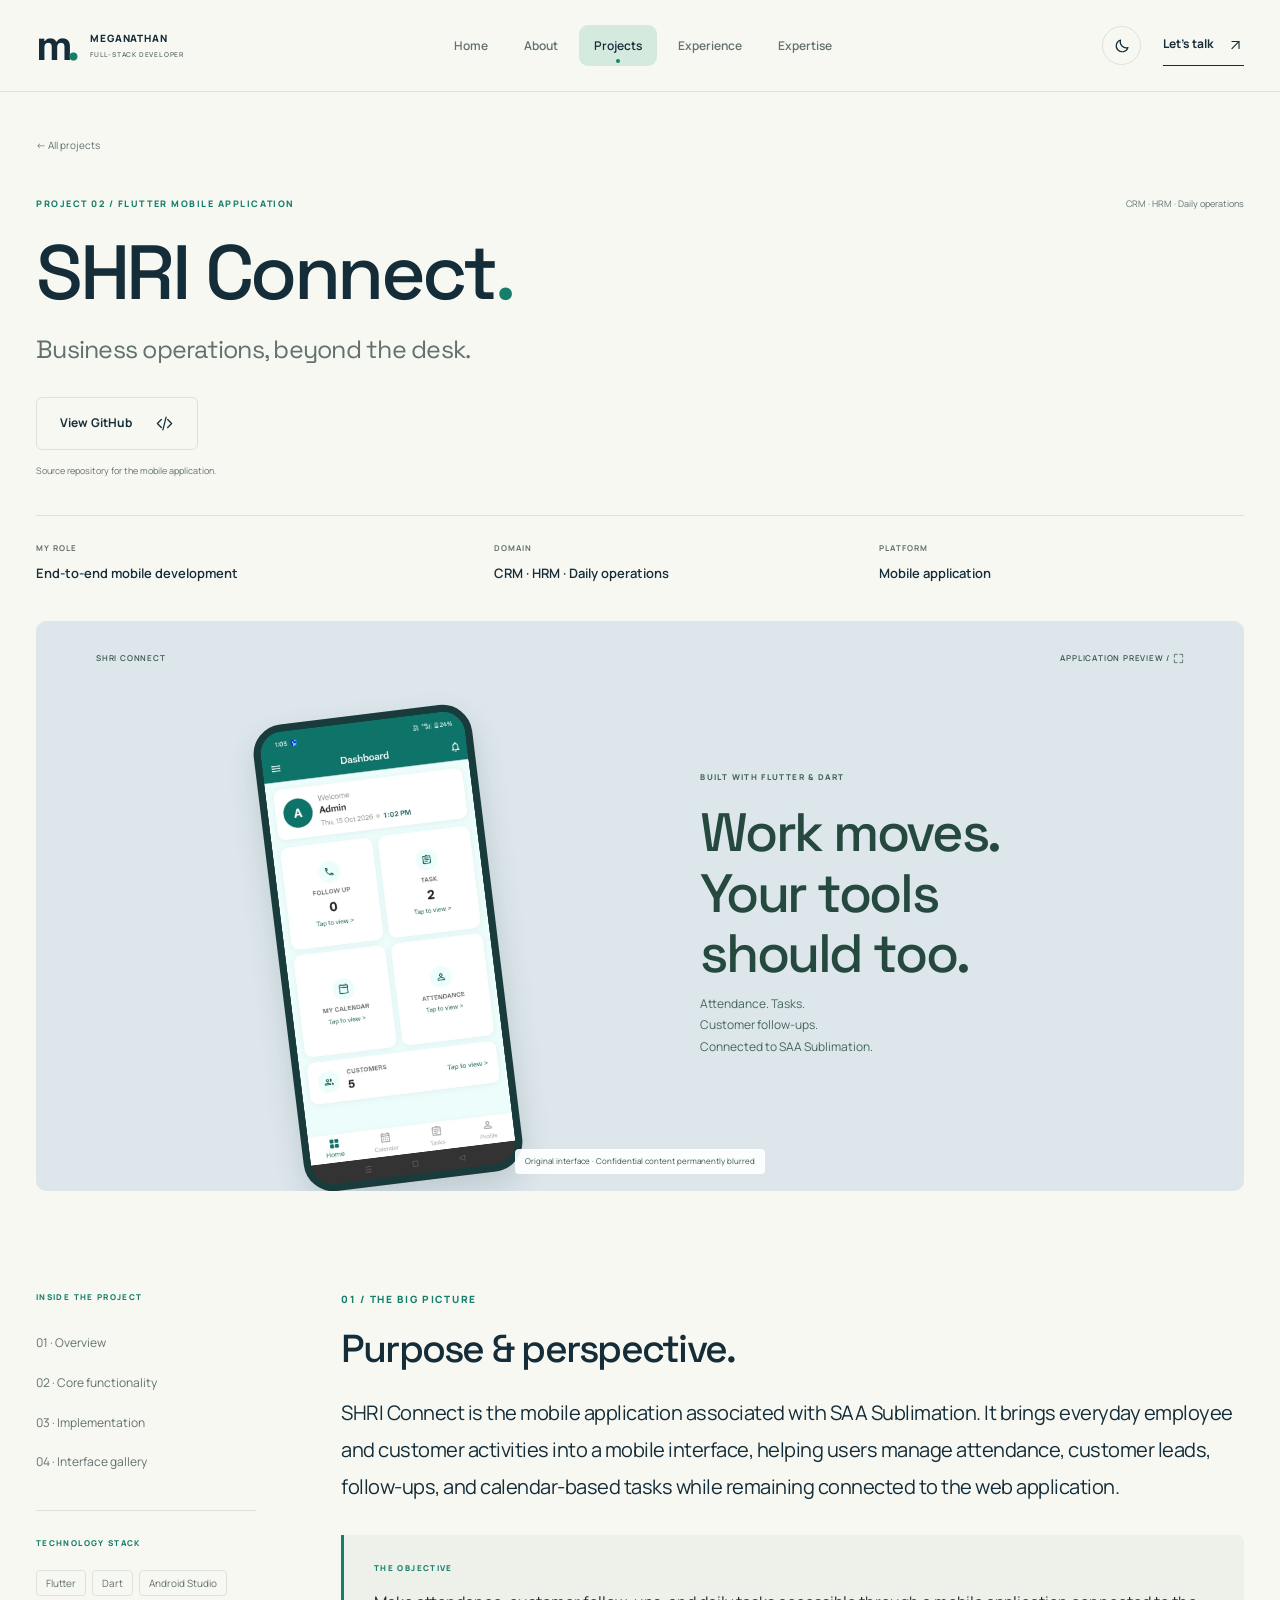
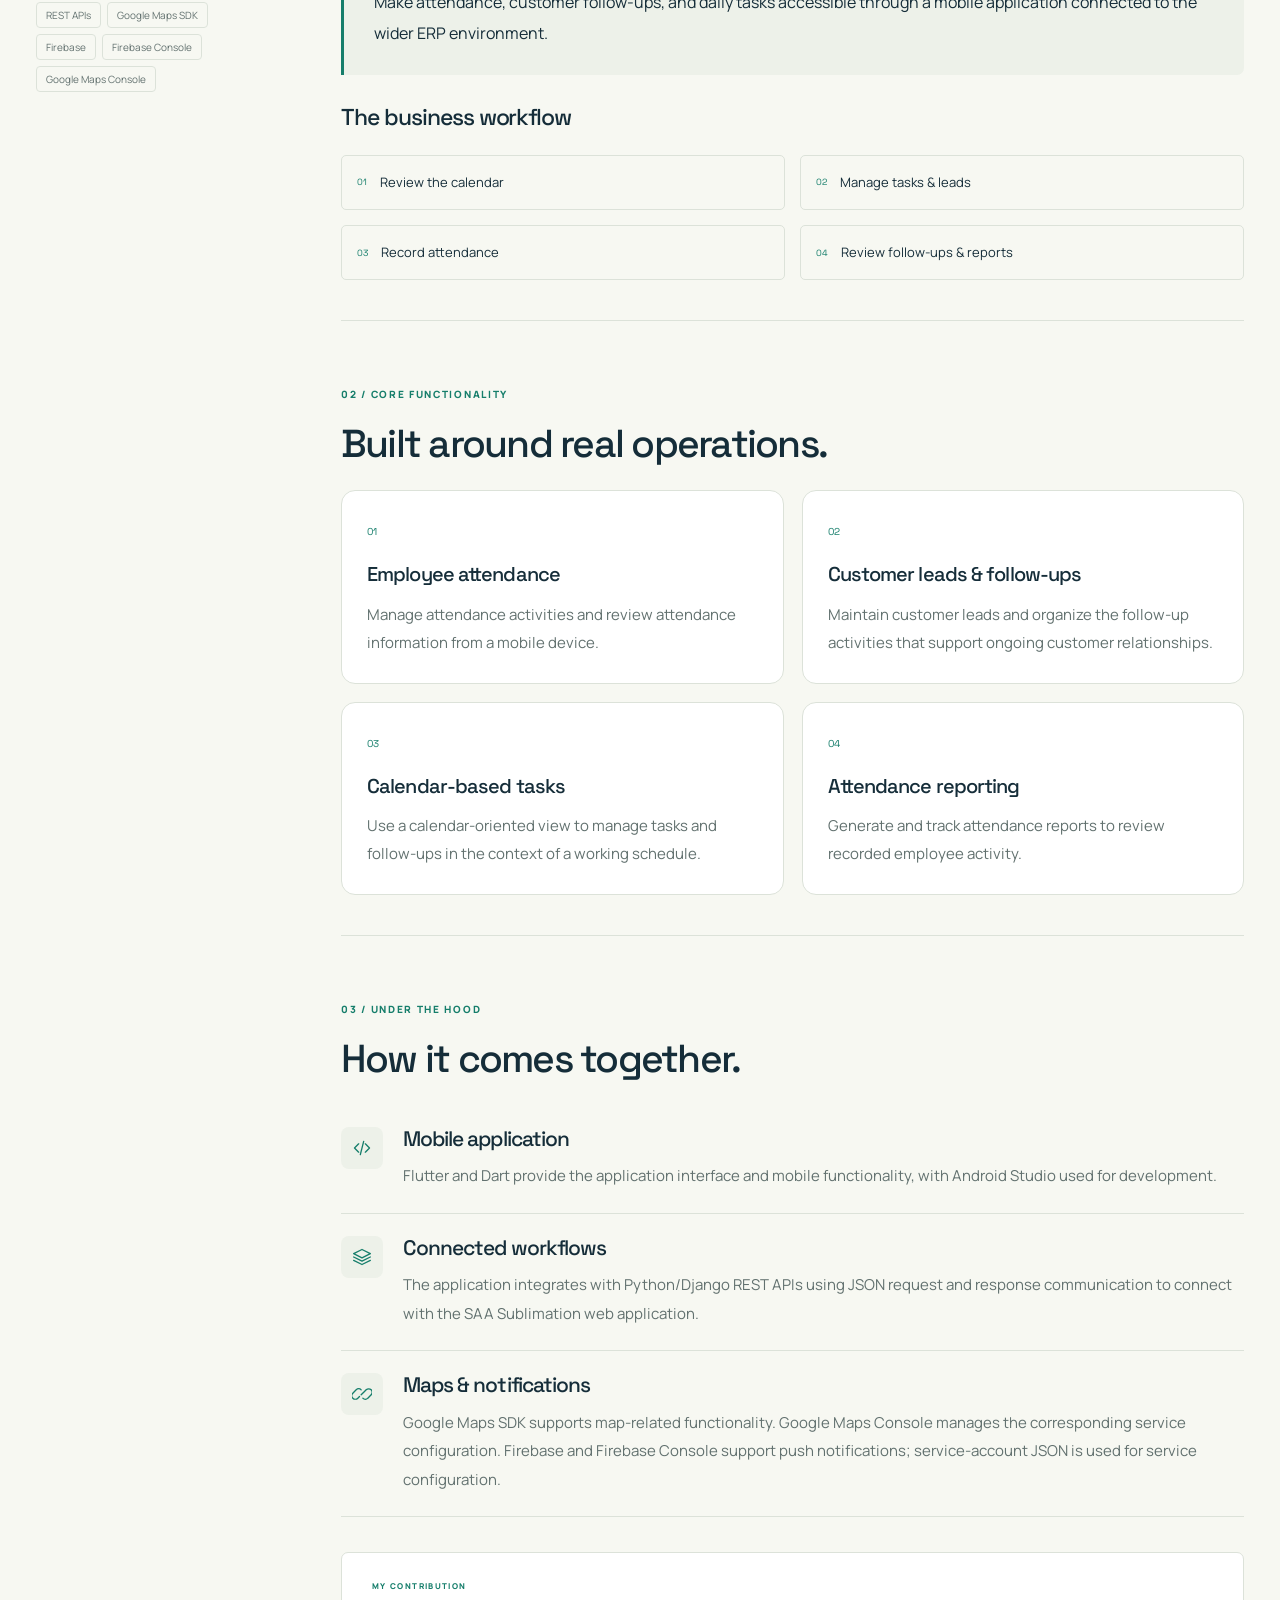
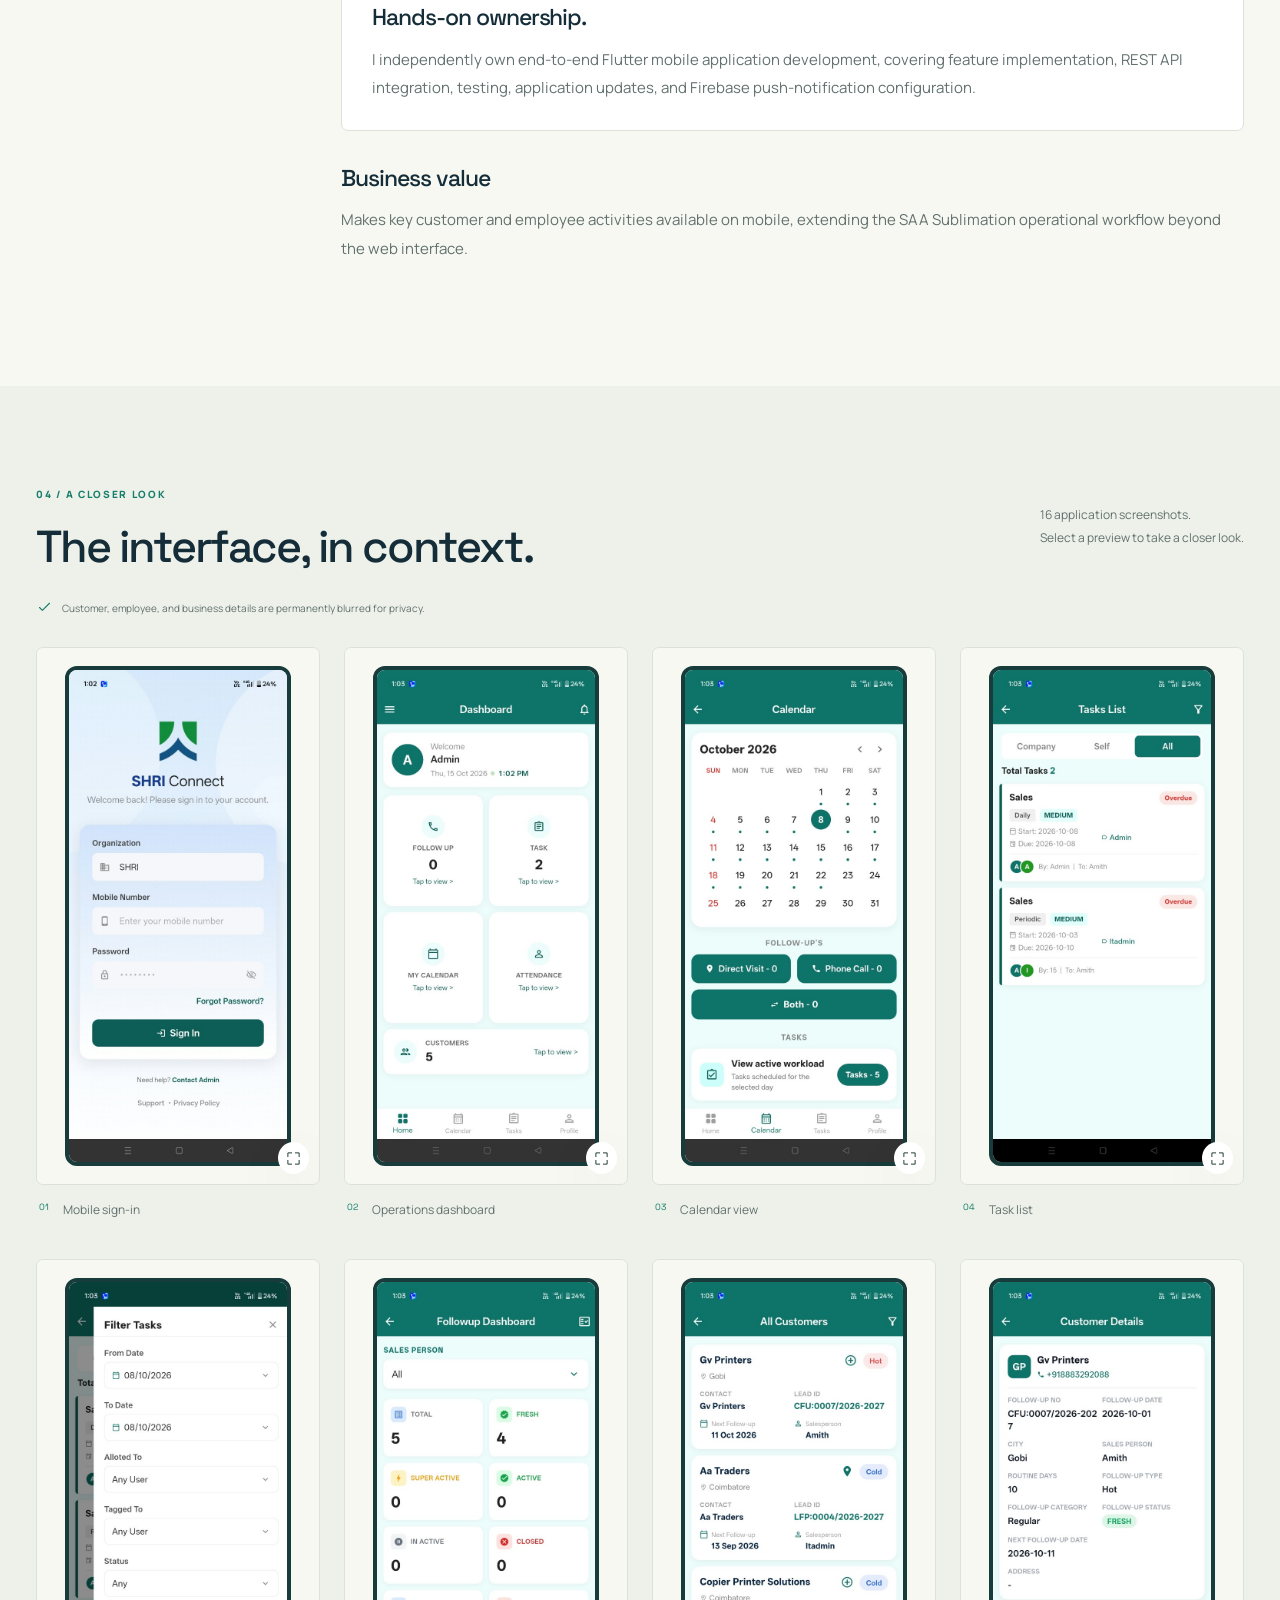
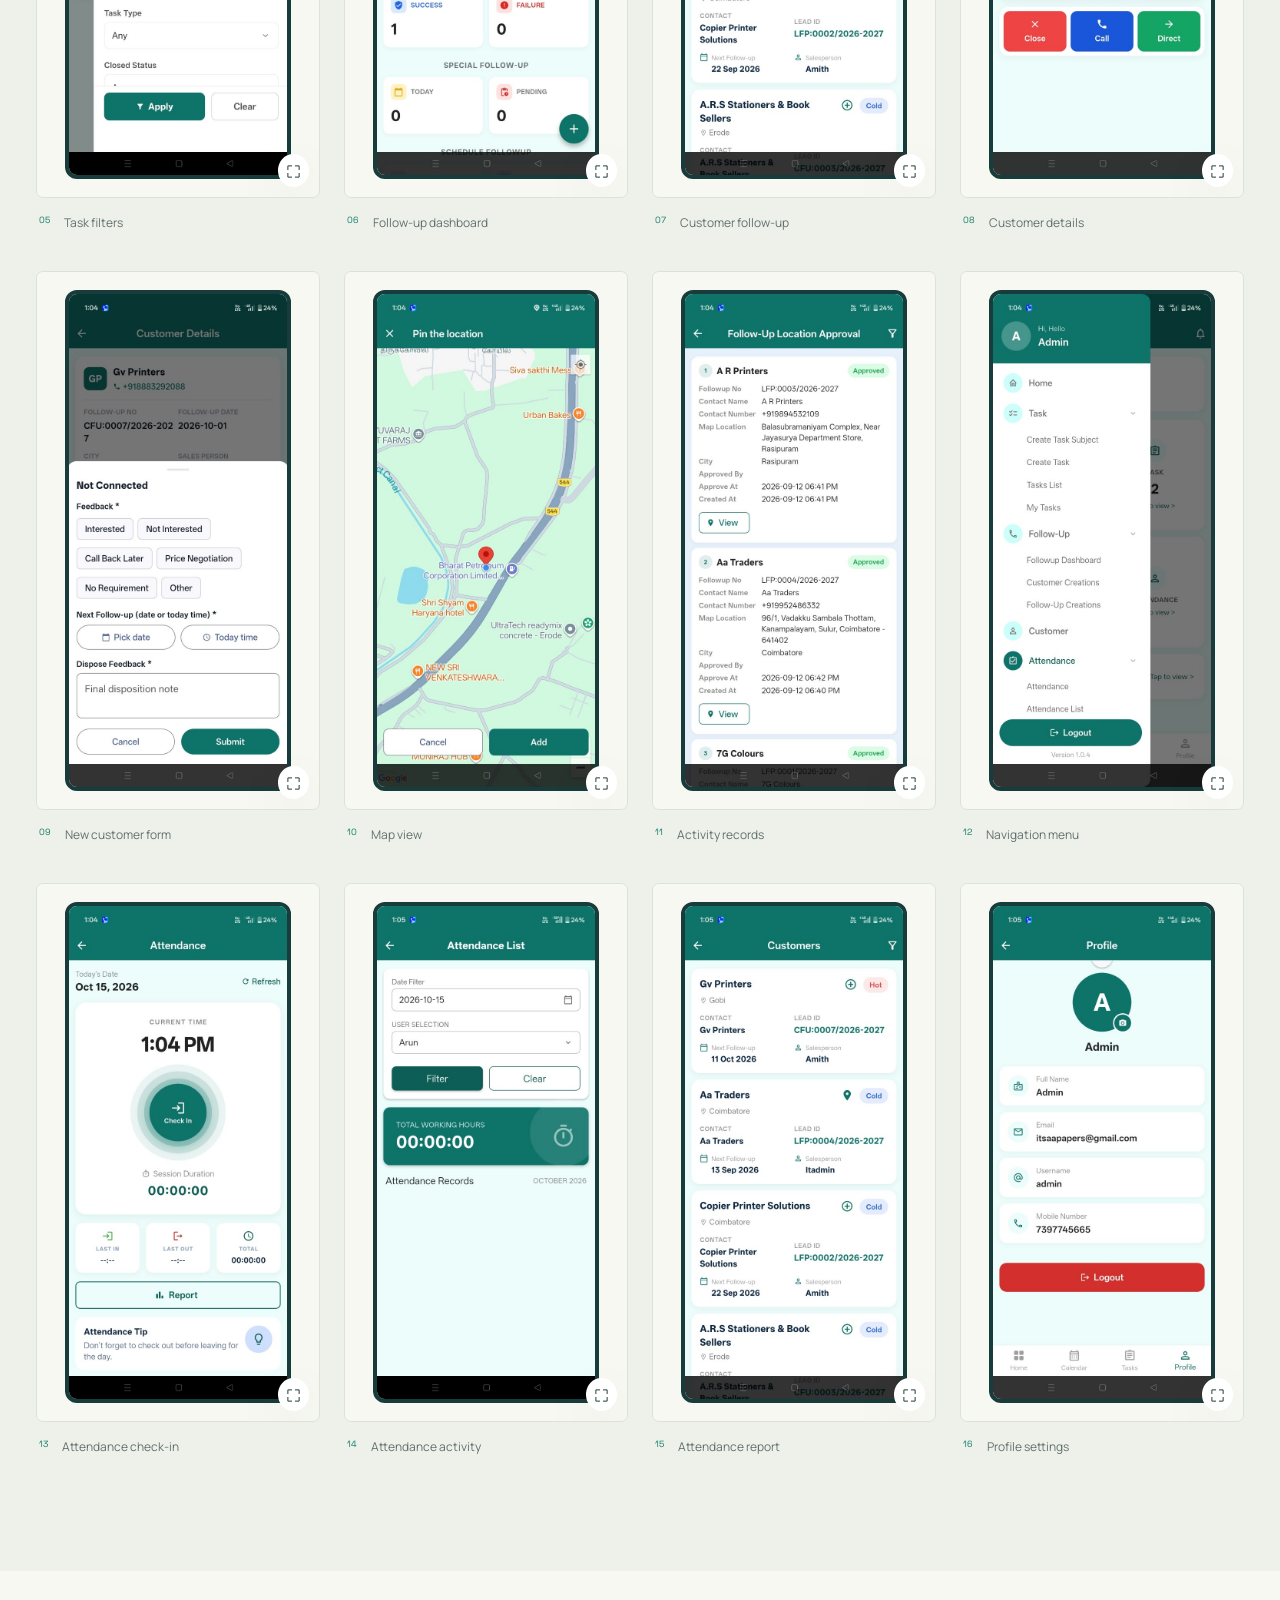
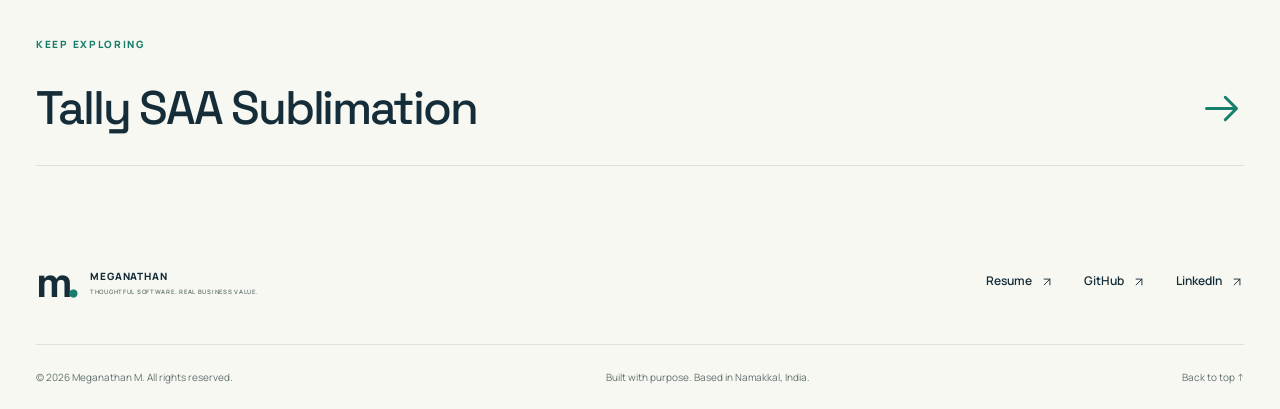
<file: projects/shri-connect.html>
<!doctype html>
<html lang="en" data-bs-theme="light"><head><meta charset="utf-8"><meta name="viewport" content="width=device-width, initial-scale=1"><meta name="color-scheme" content="light dark"><meta name="theme-color" content="#f7f8f2"><title>SHRI Connect | Meganathan M</title><meta name="description" content="A mobile companion for attendance, customer leads, follow-ups, and calendar-based task management."><meta property="og:title" content="SHRI Connect | Meganathan M"><meta property="og:description" content="A mobile companion for attendance, customer leads, follow-ups, and calendar-based task management."><meta property="og:type" content="website"><meta name="author" content="Meganathan M"><link rel="icon" type="image/svg+xml" href="../assets/favicon.svg"><script src="../assets/theme.js"></script><link rel="stylesheet" href="../assets/vendor/bootstrap.min.css"><link rel="stylesheet" href="../assets/fonts/fonts.css"><link rel="stylesheet" href="../assets/style.css"></head>
<body><a class="skip-link" href="#main">Skip to content</a>
<header class="site-header"><div class="container header-inner"><a class="brand" href="../index.html" aria-label="Meganathan M home"><span class="brand-symbol">m<span>.</span></span><span class="brand-name">MEGANATHAN<span>FULL-STACK DEVELOPER</span></span></a>
<nav class="desktop-nav" aria-label="Main navigation"><a href="../index.html">Home</a><a href="../about.html">About</a><a href="../projects.html" class="active" aria-current="page">Projects</a><a href="../experience.html">Experience</a><a href="../expertise.html">Expertise</a></nav>
<div class="header-actions"><button class="theme-toggle" type="button" aria-label="Switch to dark theme" title="Switch theme"><svg class="icon sun-icon" width="24" height="24" viewBox="0 0 24 24" fill="none" stroke="currentColor" stroke-width="1.6" stroke-linecap="round" stroke-linejoin="round" aria-hidden="true"><circle cx="12" cy="12" r="4"/><path d="M12 2v2m0 16v2M2 12h2m16 0h2M5 5l1.5 1.5m11 11L19 19M5 19l1.5-1.5m11-11L19 5"/></svg><svg class="icon moon-icon" width="24" height="24" viewBox="0 0 24 24" fill="none" stroke="currentColor" stroke-width="1.6" stroke-linecap="round" stroke-linejoin="round" aria-hidden="true"><path d="M20 14a8 8 0 0 1-10-10 8 8 0 1 0 10 10Z"/></svg></button><a class="header-contact " href="../contact.html">Let’s talk <svg class="icon " width="24" height="24" viewBox="0 0 24 24" fill="none" stroke="currentColor" stroke-width="1.6" stroke-linecap="round" stroke-linejoin="round" aria-hidden="true"><path d="M7 17 17 7M7 7h10v10"/></svg></a><button class="menu-toggle" type="button" aria-label="Open navigation" aria-expanded="false" aria-controls="mobile-nav"><svg class="icon " width="24" height="24" viewBox="0 0 24 24" fill="none" stroke="currentColor" stroke-width="1.6" stroke-linecap="round" stroke-linejoin="round" aria-hidden="true"><path d="M4 7h16M4 12h16M4 17h16"/></svg></button></div></div>
<nav id="mobile-nav" class="mobile-nav" aria-label="Mobile navigation" hidden><a href="../index.html">Home</a><a href="../about.html">About</a><a href="../projects.html" aria-current="page">Projects</a><a href="../experience.html">Experience</a><a href="../expertise.html">Expertise</a><a href="../resume.html">Resume</a><a href="../contact.html">Contact</a></nav></header>
<main id="main"><section class="case-intro"><div class="container"><a class="back-link" href="../projects.html">← All projects</a><div class="case-kicker"><span class="eyebrow">PROJECT 02 / Flutter mobile application</span><span class="case-domain">CRM · HRM · Daily operations</span></div><h1>SHRI Connect<span class="teal">.</span></h1><p class="case-headline">Business operations, beyond the desk.</p><div class="case-buttons"><a class="btn btn-outline" href="https://github.com/CoderMegaa/shriconnectpy" target="_blank" rel="noopener noreferrer">View GitHub<svg class="icon " width="24" height="24" viewBox="0 0 24 24" fill="none" stroke="currentColor" stroke-width="1.6" stroke-linecap="round" stroke-linejoin="round" aria-hidden="true"><path d="m8 7-5 5 5 5m8-10 5 5-5 5M14 4l-4 16"/></svg></a></div><p class="external-note">Source repository for the mobile application.</p><div class="case-meta"><div><span>MY ROLE</span><strong>End-to-end mobile development</strong></div><div><span>DOMAIN</span><strong>CRM · HRM · Daily operations</strong></div><div><span>PLATFORM</span><strong>Mobile application</strong></div></div></div></section>
 <section class="case-showcase-section"><div class="container"><div class="case-showcase tint-shri-connect mobile-showcase"><div class="showcase-label"><span>SHRI CONNECT</span><span>APPLICATION PREVIEW / <svg class="icon " width="24" height="24" viewBox="0 0 24 24" fill="none" stroke="currentColor" stroke-width="1.6" stroke-linecap="round" stroke-linejoin="round" aria-hidden="true"><path d="M9 3H3v6m12-6h6v6M3 15v6h6m12-6v6h-6"/></svg></span></div><button type="button" class="showcase-image gallery-trigger phone-preview" data-gallery-index="1" aria-label="Enlarge SHRI Connect preview"><img src="../assets/projects/shri-connect/02.jpeg" alt="Operations dashboard — confidential details blurred" width="578" height="1280" fetchpriority="high"></button><span class="showcase-disclaimer">Original interface · Confidential content permanently blurred</span><div class="mobile-showcase-note"><span class="eyebrow">BUILT WITH FLUTTER & DART</span><h2>Work moves.<br>Your tools<br>should too.</h2><p>Attendance. Tasks.<br>Customer follow-ups.<br>Connected to SAA Sublimation.</p></div></div></div></section>
 <section class="section"><div class="container"><div class="case-content-grid"><aside class="case-sidebar"><span class="eyebrow">INSIDE THE PROJECT</span><a href="#overview">01 · Overview</a><a href="#features">02 · Core functionality</a><a href="#implementation">03 · Implementation</a><a href="#gallery">04 · Interface gallery</a><div class="sidebar-stack"><span class="eyebrow">TECHNOLOGY STACK</span><div class="tags"><span>Flutter</span><span>Dart</span><span>Android Studio</span><span>REST APIs</span><span>Google Maps SDK</span><span>Firebase</span><span>Firebase Console</span><span>Google Maps Console</span></div></div></aside><div class="case-content"><section id="overview"><span class="eyebrow">01 / THE BIG PICTURE</span><h2>Purpose & perspective.</h2><p class="large-copy">SHRI Connect is the mobile application associated with SAA Sublimation. It brings everyday employee and customer activities into a mobile interface, helping users manage attendance, customer leads, follow-ups, and calendar-based tasks while remaining connected to the web application.</p><div class="objective-box"><span class="eyebrow">THE OBJECTIVE</span><p>Make attendance, customer follow-ups, and daily tasks accessible through a mobile application connected to the wider ERP environment.</p></div><h3>The business workflow</h3><ol class="workflow"><li><span>01</span>Review the calendar</li><li><span>02</span>Manage tasks & leads</li><li><span>03</span>Record attendance</li><li><span>04</span>Review follow-ups & reports</li></ol></section>
 <section id="features" class="case-section"><span class="eyebrow">02 / CORE FUNCTIONALITY</span><h2>Built around real operations.</h2><div class="feature-grid"><article><span class="small-index">01</span><h3>Employee attendance</h3><p>Manage attendance activities and review attendance information from a mobile device.</p></article><article><span class="small-index">02</span><h3>Customer leads & follow-ups</h3><p>Maintain customer leads and organize the follow-up activities that support ongoing customer relationships.</p></article><article><span class="small-index">03</span><h3>Calendar-based tasks</h3><p>Use a calendar-oriented view to manage tasks and follow-ups in the context of a working schedule.</p></article><article><span class="small-index">04</span><h3>Attendance reporting</h3><p>Generate and track attendance reports to review recorded employee activity.</p></article></div></section>
 <section id="implementation" class="case-section"><span class="eyebrow">03 / UNDER THE HOOD</span><h2>How it comes together.</h2><article class="implementation-row"><span><svg class="icon " width="24" height="24" viewBox="0 0 24 24" fill="none" stroke="currentColor" stroke-width="1.6" stroke-linecap="round" stroke-linejoin="round" aria-hidden="true"><path d="m8 7-5 5 5 5m8-10 5 5-5 5M14 4l-4 16"/></svg></span><div><h3>Mobile application</h3><p>Flutter and Dart provide the application interface and mobile functionality, with Android Studio used for development.</p></div></article><article class="implementation-row"><span><svg class="icon " width="24" height="24" viewBox="0 0 24 24" fill="none" stroke="currentColor" stroke-width="1.6" stroke-linecap="round" stroke-linejoin="round" aria-hidden="true"><path d="m12 3 10 5-10 5L2 8l10-5Zm-10 9 10 5 10-5M2 16l10 5 10-5"/></svg></span><div><h3>Connected workflows</h3><p>The application integrates with Python/Django REST APIs using JSON request and response communication to connect with the SAA Sublimation web application.</p></div></article><article class="implementation-row"><span><svg class="icon " width="24" height="24" viewBox="0 0 24 24" fill="none" stroke="currentColor" stroke-width="1.6" stroke-linecap="round" stroke-linejoin="round" aria-hidden="true"><path d="m10 13 4-4m-6 6-2 2a4 4 0 0 1-6-6l4-4a4 4 0 0 1 6 0m4 2 2-2a4 4 0 0 1 6 6l-4 4a4 4 0 0 1-6 0" transform="translate(1 0)"/></svg></span><div><h3>Maps & notifications</h3><p>Google Maps SDK supports map-related functionality. Google Maps Console manages the corresponding service configuration. Firebase and Firebase Console support push notifications; service-account JSON is used for service configuration.</p></div></article><div class="contribution"><span class="eyebrow">MY CONTRIBUTION</span><h3>Hands-on ownership.</h3><p>I independently own end-to-end Flutter mobile application development, covering feature implementation, REST API integration, testing, application updates, and Firebase push-notification configuration.</p></div><h3>Business value</h3><p>Makes key customer and employee activities available on mobile, extending the SAA Sublimation operational workflow beyond the web interface.</p></section></div></div></div></section>
 <section class="section gallery-section" id="gallery"><div class="container"><div class="section-heading"><div><span class="eyebrow">04 / A CLOSER LOOK</span><h2>The interface, in context.</h2></div><p class="heading-aside">16 application screenshots.<br>Select a preview to take a closer look.</p></div><p class="privacy-note"><svg class="icon " width="24" height="24" viewBox="0 0 24 24" fill="none" stroke="currentColor" stroke-width="1.6" stroke-linecap="round" stroke-linejoin="round" aria-hidden="true"><path d="m5 12 4 4L19 6"/></svg> Customer, employee, and business details are permanently blurred for privacy.</p><div class="screenshot-grid mobile-gallery"><figure><button class="gallery-trigger" type="button" data-gallery-index="0" aria-label="Enlarge Mobile sign-in"><img src="../assets/projects/shri-connect/01.jpeg" alt="Mobile sign-in — confidential details blurred" loading="lazy" width="578" height="1280"><span><svg class="icon " width="24" height="24" viewBox="0 0 24 24" fill="none" stroke="currentColor" stroke-width="1.6" stroke-linecap="round" stroke-linejoin="round" aria-hidden="true"><path d="M9 3H3v6m12-6h6v6M3 15v6h6m12-6v6h-6"/></svg></span></button><figcaption><span>01</span> Mobile sign-in</figcaption></figure><figure><button class="gallery-trigger" type="button" data-gallery-index="1" aria-label="Enlarge Operations dashboard"><img src="../assets/projects/shri-connect/02.jpeg" alt="Operations dashboard — confidential details blurred" loading="lazy" width="578" height="1280"><span><svg class="icon " width="24" height="24" viewBox="0 0 24 24" fill="none" stroke="currentColor" stroke-width="1.6" stroke-linecap="round" stroke-linejoin="round" aria-hidden="true"><path d="M9 3H3v6m12-6h6v6M3 15v6h6m12-6v6h-6"/></svg></span></button><figcaption><span>02</span> Operations dashboard</figcaption></figure><figure><button class="gallery-trigger" type="button" data-gallery-index="2" aria-label="Enlarge Calendar view"><img src="../assets/projects/shri-connect/03.jpeg" alt="Calendar view — confidential details blurred" loading="lazy" width="578" height="1280"><span><svg class="icon " width="24" height="24" viewBox="0 0 24 24" fill="none" stroke="currentColor" stroke-width="1.6" stroke-linecap="round" stroke-linejoin="round" aria-hidden="true"><path d="M9 3H3v6m12-6h6v6M3 15v6h6m12-6v6h-6"/></svg></span></button><figcaption><span>03</span> Calendar view</figcaption></figure><figure><button class="gallery-trigger" type="button" data-gallery-index="3" aria-label="Enlarge Task list"><img src="../assets/projects/shri-connect/04.jpeg" alt="Task list — confidential details blurred" loading="lazy" width="578" height="1280"><span><svg class="icon " width="24" height="24" viewBox="0 0 24 24" fill="none" stroke="currentColor" stroke-width="1.6" stroke-linecap="round" stroke-linejoin="round" aria-hidden="true"><path d="M9 3H3v6m12-6h6v6M3 15v6h6m12-6v6h-6"/></svg></span></button><figcaption><span>04</span> Task list</figcaption></figure><figure><button class="gallery-trigger" type="button" data-gallery-index="4" aria-label="Enlarge Task filters"><img src="../assets/projects/shri-connect/05.jpeg" alt="Task filters — confidential details blurred" loading="lazy" width="578" height="1280"><span><svg class="icon " width="24" height="24" viewBox="0 0 24 24" fill="none" stroke="currentColor" stroke-width="1.6" stroke-linecap="round" stroke-linejoin="round" aria-hidden="true"><path d="M9 3H3v6m12-6h6v6M3 15v6h6m12-6v6h-6"/></svg></span></button><figcaption><span>05</span> Task filters</figcaption></figure><figure><button class="gallery-trigger" type="button" data-gallery-index="5" aria-label="Enlarge Follow-up dashboard"><img src="../assets/projects/shri-connect/06.jpeg" alt="Follow-up dashboard — confidential details blurred" loading="lazy" width="578" height="1280"><span><svg class="icon " width="24" height="24" viewBox="0 0 24 24" fill="none" stroke="currentColor" stroke-width="1.6" stroke-linecap="round" stroke-linejoin="round" aria-hidden="true"><path d="M9 3H3v6m12-6h6v6M3 15v6h6m12-6v6h-6"/></svg></span></button><figcaption><span>06</span> Follow-up dashboard</figcaption></figure><figure><button class="gallery-trigger" type="button" data-gallery-index="6" aria-label="Enlarge Customer follow-up"><img src="../assets/projects/shri-connect/07.jpeg" alt="Customer follow-up — confidential details blurred" loading="lazy" width="578" height="1280"><span><svg class="icon " width="24" height="24" viewBox="0 0 24 24" fill="none" stroke="currentColor" stroke-width="1.6" stroke-linecap="round" stroke-linejoin="round" aria-hidden="true"><path d="M9 3H3v6m12-6h6v6M3 15v6h6m12-6v6h-6"/></svg></span></button><figcaption><span>07</span> Customer follow-up</figcaption></figure><figure><button class="gallery-trigger" type="button" data-gallery-index="7" aria-label="Enlarge Customer details"><img src="../assets/projects/shri-connect/08.jpeg" alt="Customer details — confidential details blurred" loading="lazy" width="578" height="1280"><span><svg class="icon " width="24" height="24" viewBox="0 0 24 24" fill="none" stroke="currentColor" stroke-width="1.6" stroke-linecap="round" stroke-linejoin="round" aria-hidden="true"><path d="M9 3H3v6m12-6h6v6M3 15v6h6m12-6v6h-6"/></svg></span></button><figcaption><span>08</span> Customer details</figcaption></figure><figure><button class="gallery-trigger" type="button" data-gallery-index="8" aria-label="Enlarge New customer form"><img src="../assets/projects/shri-connect/09.jpeg" alt="New customer form — confidential details blurred" loading="lazy" width="578" height="1280"><span><svg class="icon " width="24" height="24" viewBox="0 0 24 24" fill="none" stroke="currentColor" stroke-width="1.6" stroke-linecap="round" stroke-linejoin="round" aria-hidden="true"><path d="M9 3H3v6m12-6h6v6M3 15v6h6m12-6v6h-6"/></svg></span></button><figcaption><span>09</span> New customer form</figcaption></figure><figure><button class="gallery-trigger" type="button" data-gallery-index="9" aria-label="Enlarge Map view"><img src="../assets/projects/shri-connect/10.jpeg" alt="Map view — confidential details blurred" loading="lazy" width="578" height="1280"><span><svg class="icon " width="24" height="24" viewBox="0 0 24 24" fill="none" stroke="currentColor" stroke-width="1.6" stroke-linecap="round" stroke-linejoin="round" aria-hidden="true"><path d="M9 3H3v6m12-6h6v6M3 15v6h6m12-6v6h-6"/></svg></span></button><figcaption><span>10</span> Map view</figcaption></figure><figure><button class="gallery-trigger" type="button" data-gallery-index="10" aria-label="Enlarge Activity records"><img src="../assets/projects/shri-connect/11.jpeg" alt="Activity records — confidential details blurred" loading="lazy" width="578" height="1280"><span><svg class="icon " width="24" height="24" viewBox="0 0 24 24" fill="none" stroke="currentColor" stroke-width="1.6" stroke-linecap="round" stroke-linejoin="round" aria-hidden="true"><path d="M9 3H3v6m12-6h6v6M3 15v6h6m12-6v6h-6"/></svg></span></button><figcaption><span>11</span> Activity records</figcaption></figure><figure><button class="gallery-trigger" type="button" data-gallery-index="11" aria-label="Enlarge Navigation menu"><img src="../assets/projects/shri-connect/12.jpeg" alt="Navigation menu — confidential details blurred" loading="lazy" width="578" height="1280"><span><svg class="icon " width="24" height="24" viewBox="0 0 24 24" fill="none" stroke="currentColor" stroke-width="1.6" stroke-linecap="round" stroke-linejoin="round" aria-hidden="true"><path d="M9 3H3v6m12-6h6v6M3 15v6h6m12-6v6h-6"/></svg></span></button><figcaption><span>12</span> Navigation menu</figcaption></figure><figure><button class="gallery-trigger" type="button" data-gallery-index="12" aria-label="Enlarge Attendance check-in"><img src="../assets/projects/shri-connect/13.jpeg" alt="Attendance check-in — confidential details blurred" loading="lazy" width="578" height="1280"><span><svg class="icon " width="24" height="24" viewBox="0 0 24 24" fill="none" stroke="currentColor" stroke-width="1.6" stroke-linecap="round" stroke-linejoin="round" aria-hidden="true"><path d="M9 3H3v6m12-6h6v6M3 15v6h6m12-6v6h-6"/></svg></span></button><figcaption><span>13</span> Attendance check-in</figcaption></figure><figure><button class="gallery-trigger" type="button" data-gallery-index="13" aria-label="Enlarge Attendance activity"><img src="../assets/projects/shri-connect/14.jpeg" alt="Attendance activity — confidential details blurred" loading="lazy" width="578" height="1280"><span><svg class="icon " width="24" height="24" viewBox="0 0 24 24" fill="none" stroke="currentColor" stroke-width="1.6" stroke-linecap="round" stroke-linejoin="round" aria-hidden="true"><path d="M9 3H3v6m12-6h6v6M3 15v6h6m12-6v6h-6"/></svg></span></button><figcaption><span>14</span> Attendance activity</figcaption></figure><figure><button class="gallery-trigger" type="button" data-gallery-index="14" aria-label="Enlarge Attendance report"><img src="../assets/projects/shri-connect/15.jpeg" alt="Attendance report — confidential details blurred" loading="lazy" width="578" height="1280"><span><svg class="icon " width="24" height="24" viewBox="0 0 24 24" fill="none" stroke="currentColor" stroke-width="1.6" stroke-linecap="round" stroke-linejoin="round" aria-hidden="true"><path d="M9 3H3v6m12-6h6v6M3 15v6h6m12-6v6h-6"/></svg></span></button><figcaption><span>15</span> Attendance report</figcaption></figure><figure><button class="gallery-trigger" type="button" data-gallery-index="15" aria-label="Enlarge Profile settings"><img src="../assets/projects/shri-connect/16.jpeg" alt="Profile settings — confidential details blurred" loading="lazy" width="578" height="1280"><span><svg class="icon " width="24" height="24" viewBox="0 0 24 24" fill="none" stroke="currentColor" stroke-width="1.6" stroke-linecap="round" stroke-linejoin="round" aria-hidden="true"><path d="M9 3H3v6m12-6h6v6M3 15v6h6m12-6v6h-6"/></svg></span></button><figcaption><span>16</span> Profile settings</figcaption></figure></div></div></section>
 <dialog class="gallery-dialog" aria-label="Project screenshot viewer"><div class="dialog-toolbar"><span class="dialog-counter"></span><button class="dialog-close icon-button" aria-label="Close screenshot viewer"><svg class="icon " width="24" height="24" viewBox="0 0 24 24" fill="none" stroke="currentColor" stroke-width="1.6" stroke-linecap="round" stroke-linejoin="round" aria-hidden="true"><path d="m6 6 12 12M6 18 18 6"/></svg></button></div><div class="dialog-image-wrap"><img class="dialog-image" src="../assets/projects/shri-connect/02.jpeg" alt="SHRI Connect preview — confidential details blurred"></div><div class="dialog-footer"><button class="gallery-prev icon-button" aria-label="Previous screenshot">←</button><p class="dialog-caption"></p><button class="gallery-next icon-button" aria-label="Next screenshot">→</button></div></dialog>
 <script type="application/json" id="gallery-data">[{"src": "../assets/projects/shri-connect/01.jpeg", "caption": "Mobile sign-in \u2014 confidential details blurred"}, {"src": "../assets/projects/shri-connect/02.jpeg", "caption": "Operations dashboard \u2014 confidential details blurred"}, {"src": "../assets/projects/shri-connect/03.jpeg", "caption": "Calendar view \u2014 confidential details blurred"}, {"src": "../assets/projects/shri-connect/04.jpeg", "caption": "Task list \u2014 confidential details blurred"}, {"src": "../assets/projects/shri-connect/05.jpeg", "caption": "Task filters \u2014 confidential details blurred"}, {"src": "../assets/projects/shri-connect/06.jpeg", "caption": "Follow-up dashboard \u2014 confidential details blurred"}, {"src": "../assets/projects/shri-connect/07.jpeg", "caption": "Customer follow-up \u2014 confidential details blurred"}, {"src": "../assets/projects/shri-connect/08.jpeg", "caption": "Customer details \u2014 confidential details blurred"}, {"src": "../assets/projects/shri-connect/09.jpeg", "caption": "New customer form \u2014 confidential details blurred"}, {"src": "../assets/projects/shri-connect/10.jpeg", "caption": "Map view \u2014 confidential details blurred"}, {"src": "../assets/projects/shri-connect/11.jpeg", "caption": "Activity records \u2014 confidential details blurred"}, {"src": "../assets/projects/shri-connect/12.jpeg", "caption": "Navigation menu \u2014 confidential details blurred"}, {"src": "../assets/projects/shri-connect/13.jpeg", "caption": "Attendance check-in \u2014 confidential details blurred"}, {"src": "../assets/projects/shri-connect/14.jpeg", "caption": "Attendance activity \u2014 confidential details blurred"}, {"src": "../assets/projects/shri-connect/15.jpeg", "caption": "Attendance report \u2014 confidential details blurred"}, {"src": "../assets/projects/shri-connect/16.jpeg", "caption": "Profile settings \u2014 confidential details blurred"}]</script>
 <section class="section next-project"><div class="container"><span class="eyebrow">KEEP EXPLORING</span><a href="tally-integration.html"><h2>Tally SAA Sublimation</h2><svg class="icon " width="24" height="24" viewBox="0 0 24 24" fill="none" stroke="currentColor" stroke-width="1.6" stroke-linecap="round" stroke-linejoin="round" aria-hidden="true"><path d="M4 12h16m-6-6 6 6-6 6"/></svg></a></div></section></main>
<footer class="site-footer"><div class="container"><div class="footer-top"><a class="brand" href="../index.html"><span class="brand-symbol">m<span>.</span></span><span class="brand-name">MEGANATHAN<span>THOUGHTFUL SOFTWARE. REAL BUSINESS VALUE.</span></span></a><div class="footer-links"><a href="../resume.html">Resume <svg class="icon " width="24" height="24" viewBox="0 0 24 24" fill="none" stroke="currentColor" stroke-width="1.6" stroke-linecap="round" stroke-linejoin="round" aria-hidden="true"><path d="M7 17 17 7M7 7h10v10"/></svg></a><a href="https://github.com/CoderMegaa" target="_blank" rel="noopener noreferrer">GitHub <svg class="icon " width="24" height="24" viewBox="0 0 24 24" fill="none" stroke="currentColor" stroke-width="1.6" stroke-linecap="round" stroke-linejoin="round" aria-hidden="true"><path d="M7 17 17 7M7 7h10v10"/></svg></a><a href="https://www.linkedin.com/in/meganathan-m-107a9626a/" target="_blank" rel="noopener noreferrer">LinkedIn <svg class="icon " width="24" height="24" viewBox="0 0 24 24" fill="none" stroke="currentColor" stroke-width="1.6" stroke-linecap="round" stroke-linejoin="round" aria-hidden="true"><path d="M7 17 17 7M7 7h10v10"/></svg></a></div></div><div class="footer-bottom"><span>© <span data-year>2026</span> Meganathan M. All rights reserved.</span><span>Built with purpose. Based in Namakkal, India.</span><a href="#main">Back to top ↑</a></div></div></footer>
<script src="../assets/vendor/bootstrap.bundle.min.js" defer></script><script src="../assets/app.js" defer></script></body></html>
</file>
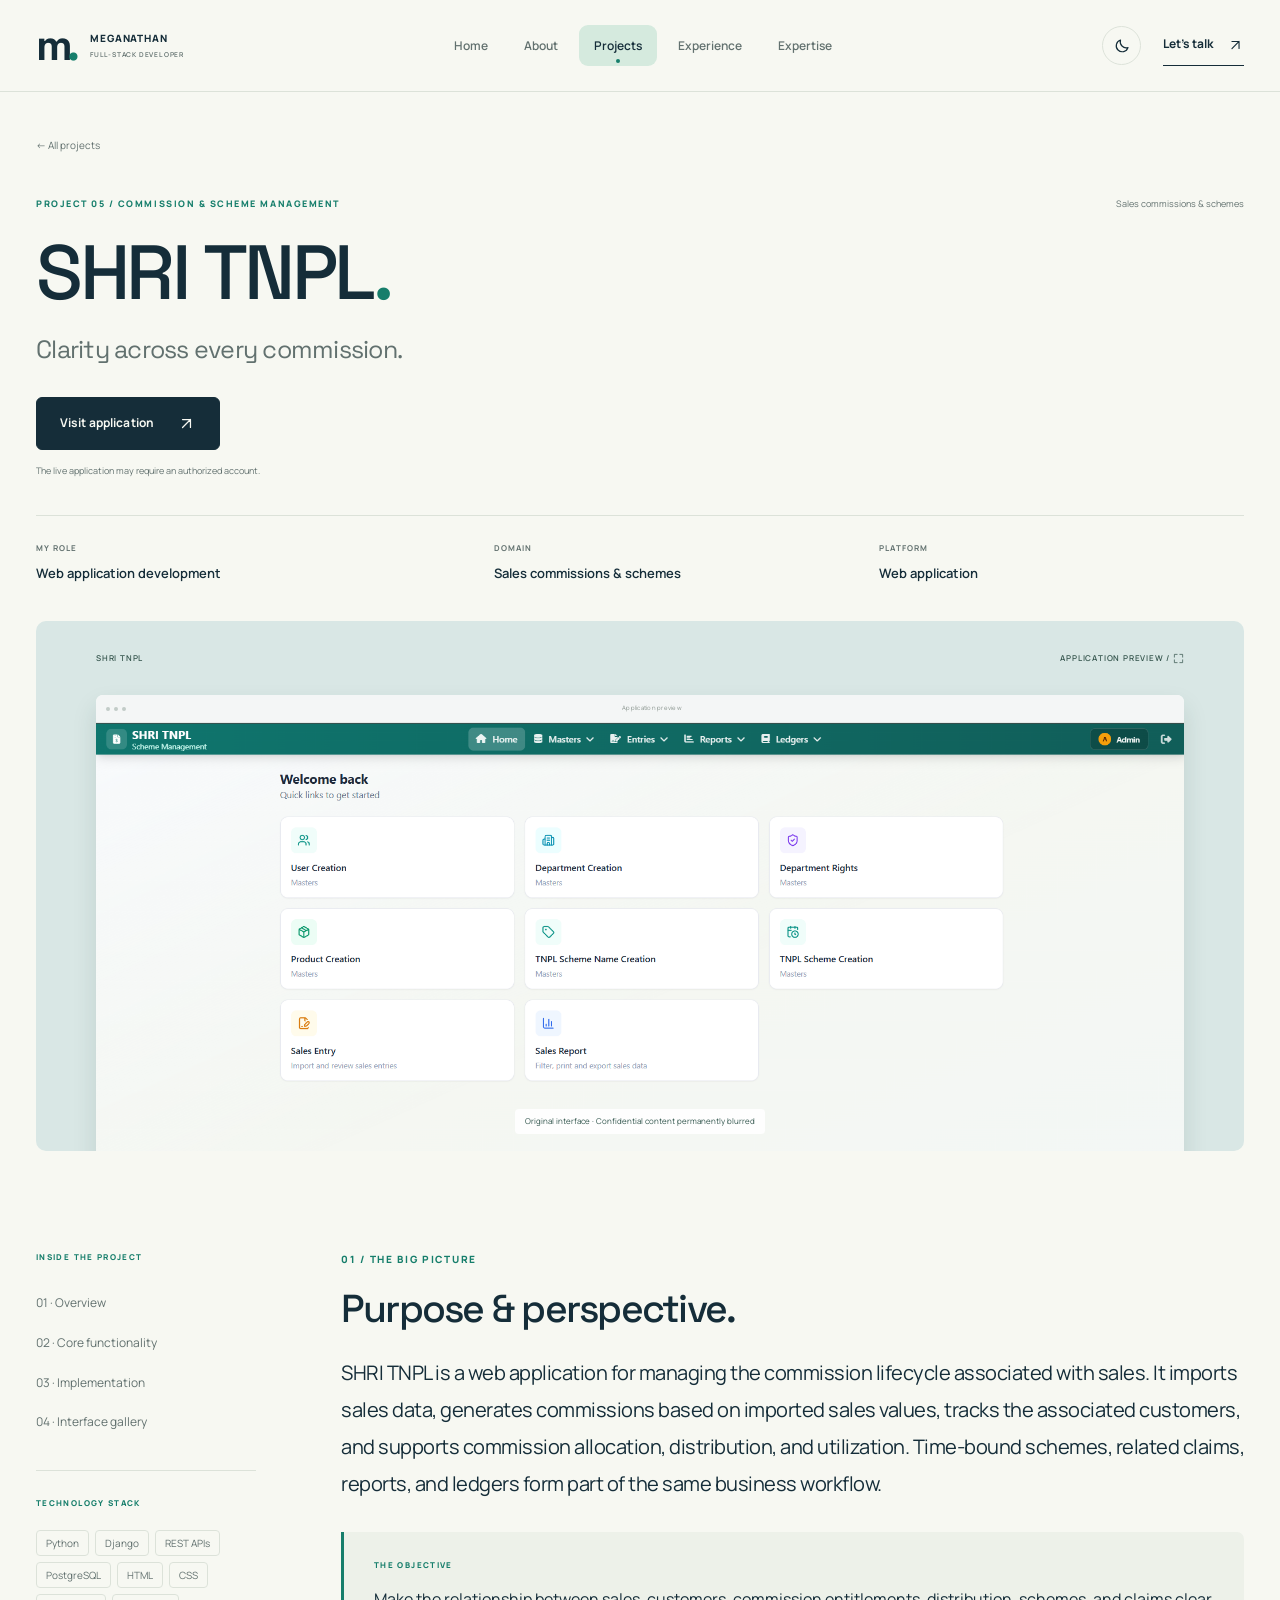
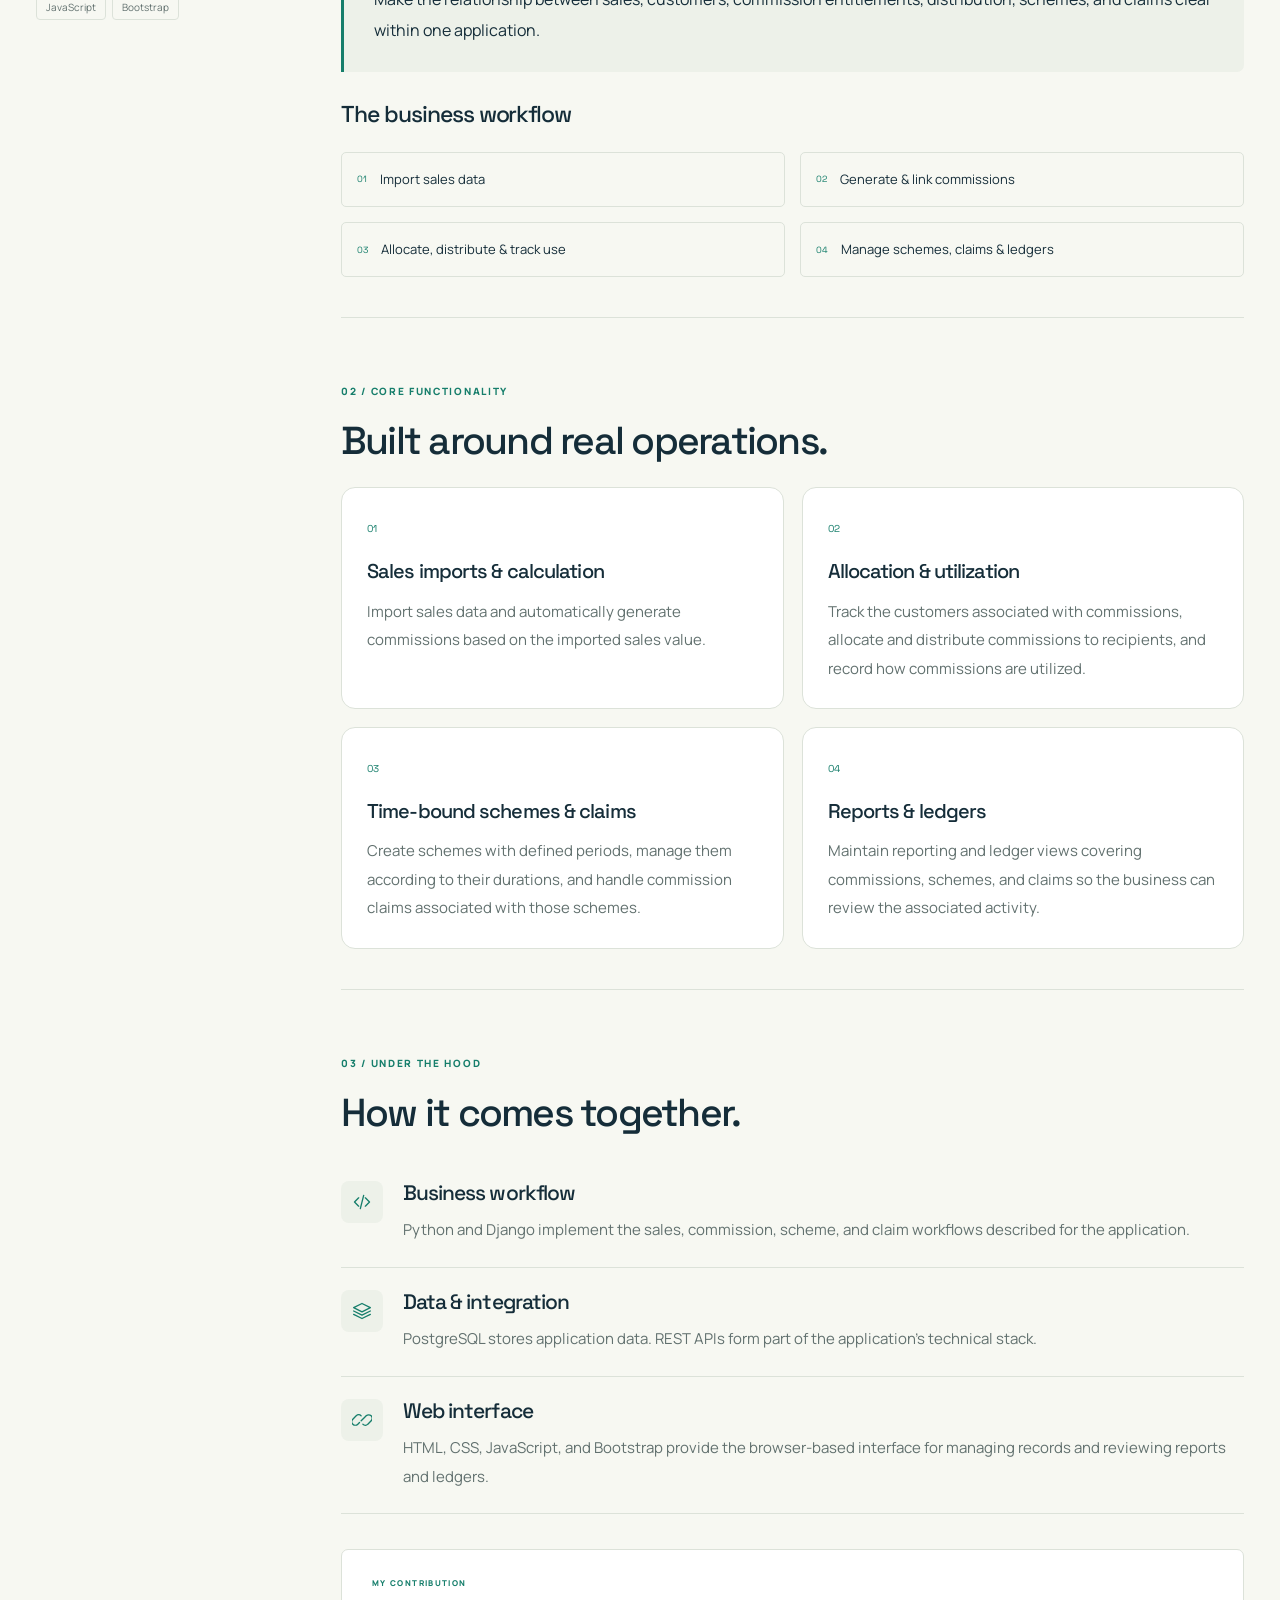
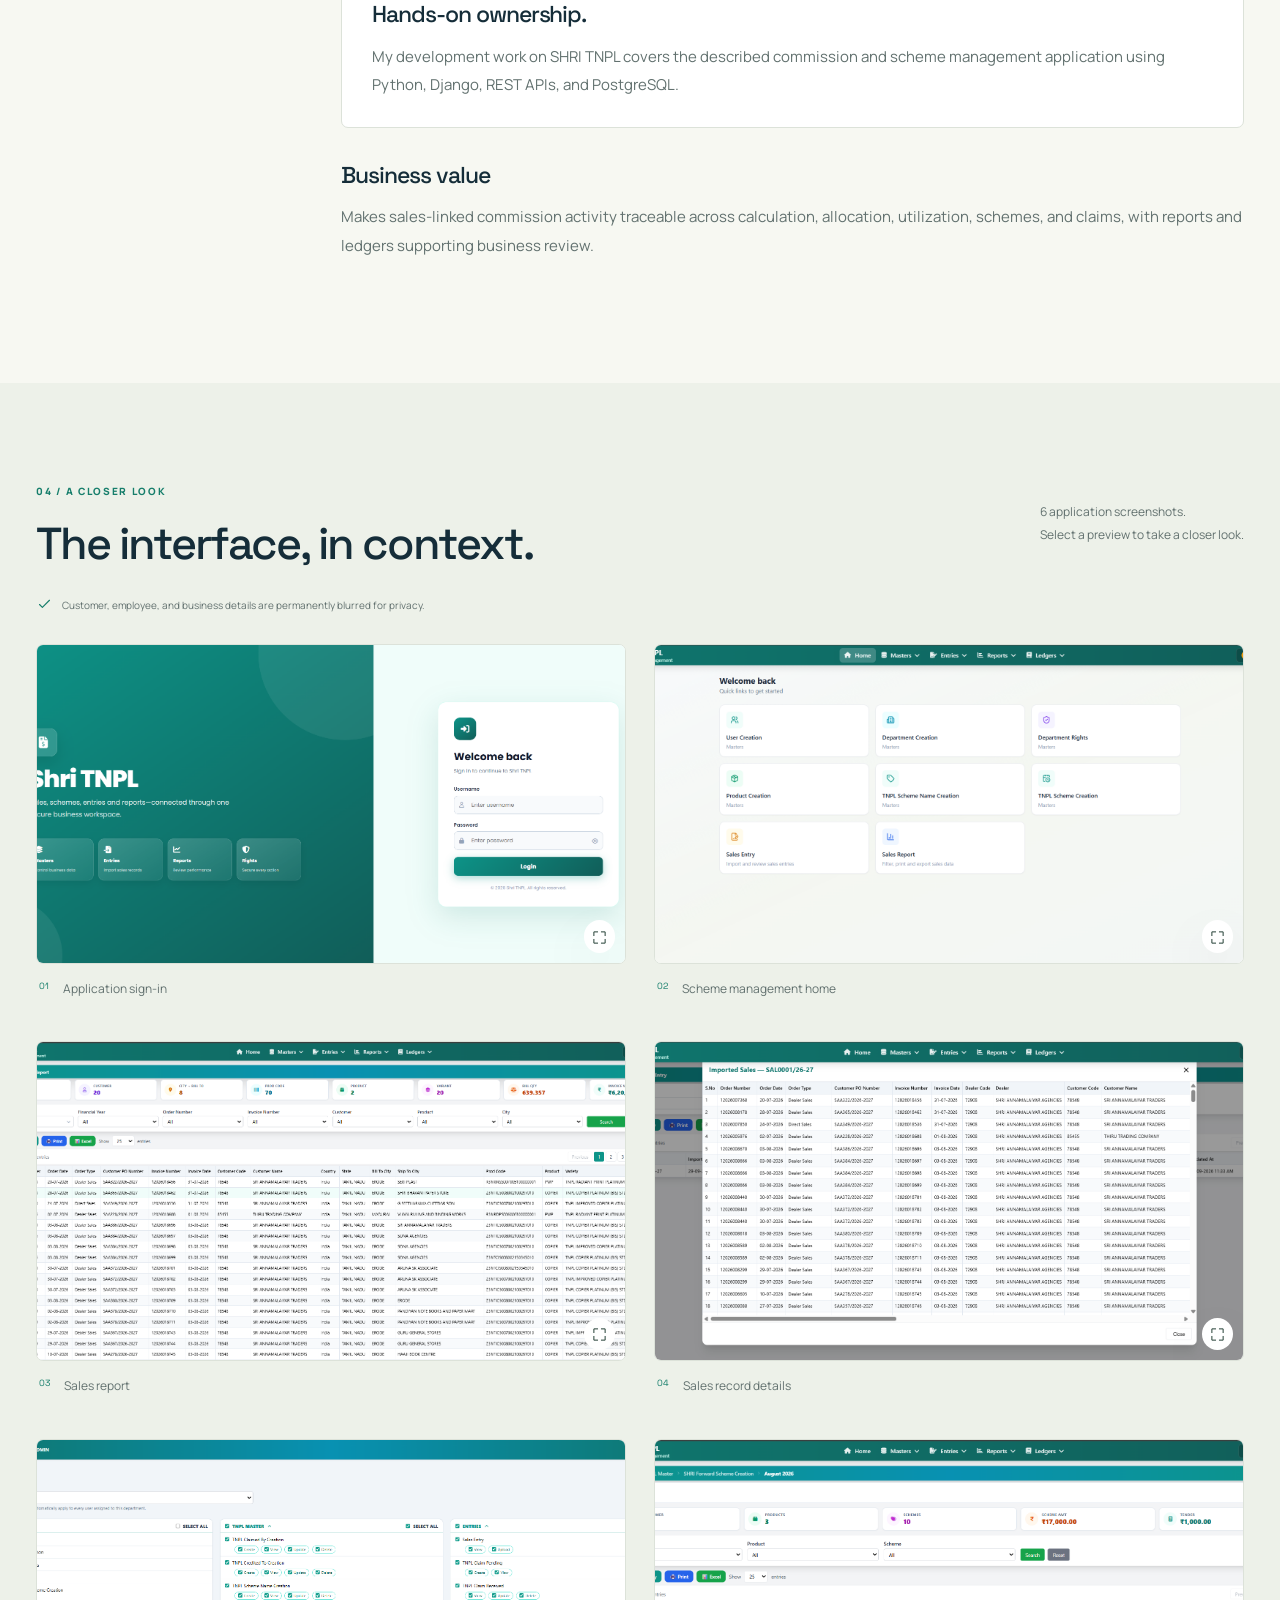
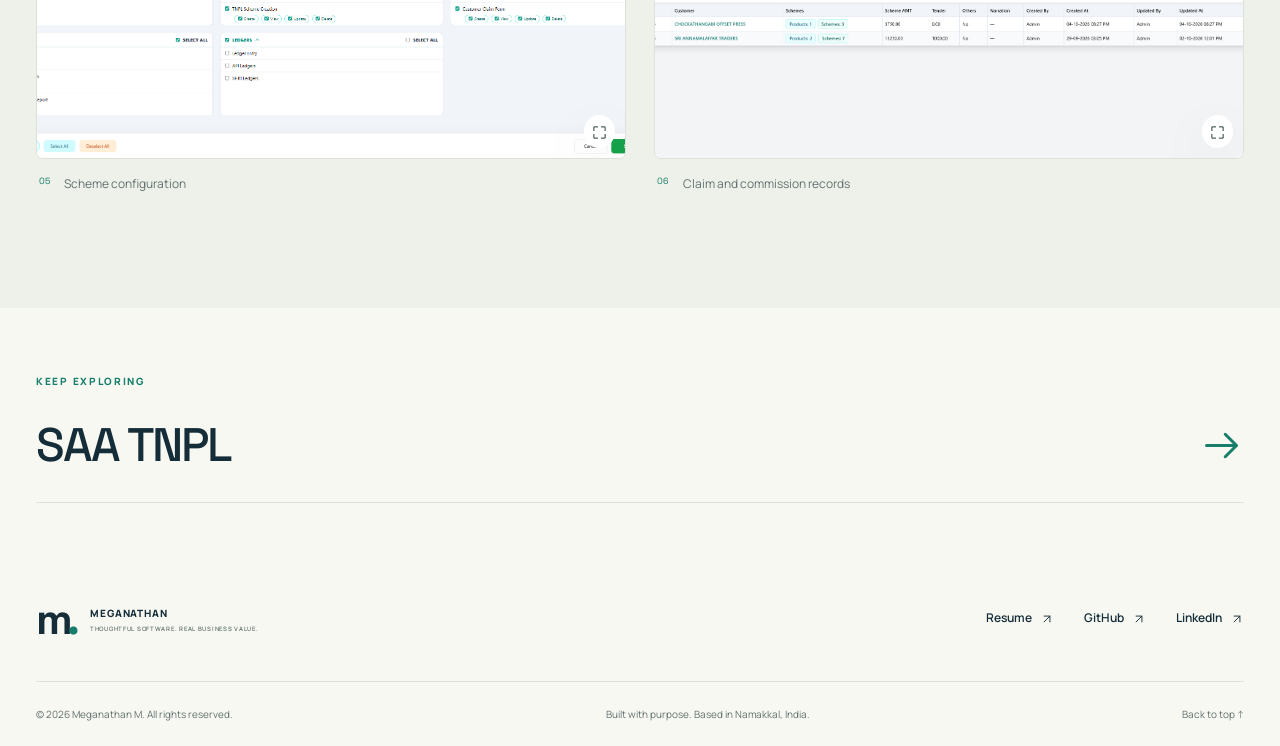
<file: projects/shri-tnpl.html>
<!doctype html>
<html lang="en" data-bs-theme="light"><head><meta charset="utf-8"><meta name="viewport" content="width=device-width, initial-scale=1"><meta name="color-scheme" content="light dark"><meta name="theme-color" content="#f7f8f2"><title>SHRI TNPL | Meganathan M</title><meta name="description" content="Managing sales-based commissions, distribution, time-bound schemes, claims, reports, and ledgers."><meta property="og:title" content="SHRI TNPL | Meganathan M"><meta property="og:description" content="Managing sales-based commissions, distribution, time-bound schemes, claims, reports, and ledgers."><meta property="og:type" content="website"><meta name="author" content="Meganathan M"><link rel="icon" type="image/svg+xml" href="../assets/favicon.svg"><script src="../assets/theme.js"></script><link rel="stylesheet" href="../assets/vendor/bootstrap.min.css"><link rel="stylesheet" href="../assets/fonts/fonts.css"><link rel="stylesheet" href="../assets/style.css"></head>
<body><a class="skip-link" href="#main">Skip to content</a>
<header class="site-header"><div class="container header-inner"><a class="brand" href="../index.html" aria-label="Meganathan M home"><span class="brand-symbol">m<span>.</span></span><span class="brand-name">MEGANATHAN<span>FULL-STACK DEVELOPER</span></span></a>
<nav class="desktop-nav" aria-label="Main navigation"><a href="../index.html">Home</a><a href="../about.html">About</a><a href="../projects.html" class="active" aria-current="page">Projects</a><a href="../experience.html">Experience</a><a href="../expertise.html">Expertise</a></nav>
<div class="header-actions"><button class="theme-toggle" type="button" aria-label="Switch to dark theme" title="Switch theme"><svg class="icon sun-icon" width="24" height="24" viewBox="0 0 24 24" fill="none" stroke="currentColor" stroke-width="1.6" stroke-linecap="round" stroke-linejoin="round" aria-hidden="true"><circle cx="12" cy="12" r="4"/><path d="M12 2v2m0 16v2M2 12h2m16 0h2M5 5l1.5 1.5m11 11L19 19M5 19l1.5-1.5m11-11L19 5"/></svg><svg class="icon moon-icon" width="24" height="24" viewBox="0 0 24 24" fill="none" stroke="currentColor" stroke-width="1.6" stroke-linecap="round" stroke-linejoin="round" aria-hidden="true"><path d="M20 14a8 8 0 0 1-10-10 8 8 0 1 0 10 10Z"/></svg></button><a class="header-contact " href="../contact.html">Let’s talk <svg class="icon " width="24" height="24" viewBox="0 0 24 24" fill="none" stroke="currentColor" stroke-width="1.6" stroke-linecap="round" stroke-linejoin="round" aria-hidden="true"><path d="M7 17 17 7M7 7h10v10"/></svg></a><button class="menu-toggle" type="button" aria-label="Open navigation" aria-expanded="false" aria-controls="mobile-nav"><svg class="icon " width="24" height="24" viewBox="0 0 24 24" fill="none" stroke="currentColor" stroke-width="1.6" stroke-linecap="round" stroke-linejoin="round" aria-hidden="true"><path d="M4 7h16M4 12h16M4 17h16"/></svg></button></div></div>
<nav id="mobile-nav" class="mobile-nav" aria-label="Mobile navigation" hidden><a href="../index.html">Home</a><a href="../about.html">About</a><a href="../projects.html" aria-current="page">Projects</a><a href="../experience.html">Experience</a><a href="../expertise.html">Expertise</a><a href="../resume.html">Resume</a><a href="../contact.html">Contact</a></nav></header>
<main id="main"><section class="case-intro"><div class="container"><a class="back-link" href="../projects.html">← All projects</a><div class="case-kicker"><span class="eyebrow">PROJECT 05 / Commission & scheme management</span><span class="case-domain">Sales commissions & schemes</span></div><h1>SHRI TNPL<span class="teal">.</span></h1><p class="case-headline">Clarity across every commission.</p><div class="case-buttons"><a class="btn btn-primary" href="https://shritnpl.saasublimation.tech/" target="_blank" rel="noopener noreferrer">Visit application<svg class="icon " width="24" height="24" viewBox="0 0 24 24" fill="none" stroke="currentColor" stroke-width="1.6" stroke-linecap="round" stroke-linejoin="round" aria-hidden="true"><path d="M7 17 17 7M7 7h10v10"/></svg></a></div><p class="external-note">The live application may require an authorized account.</p><div class="case-meta"><div><span>MY ROLE</span><strong>Web application development</strong></div><div><span>DOMAIN</span><strong>Sales commissions & schemes</strong></div><div><span>PLATFORM</span><strong>Web application</strong></div></div></div></section>
 <section class="case-showcase-section"><div class="container"><div class="case-showcase tint-shri-tnpl "><div class="showcase-label"><span>SHRI TNPL</span><span>APPLICATION PREVIEW / <svg class="icon " width="24" height="24" viewBox="0 0 24 24" fill="none" stroke="currentColor" stroke-width="1.6" stroke-linecap="round" stroke-linejoin="round" aria-hidden="true"><path d="M9 3H3v6m12-6h6v6M3 15v6h6m12-6v6h-6"/></svg></span></div><button type="button" class="showcase-image gallery-trigger browser-preview" data-gallery-index="1" aria-label="Enlarge SHRI TNPL preview"><span class="browser-bar"><i></i><i></i><i></i><span>Application preview</span></span><img src="../assets/projects/shri-tnpl/02.png" alt="Scheme management home — confidential details blurred" width="1600" height="730" fetchpriority="high"></button><span class="showcase-disclaimer">Original interface · Confidential content permanently blurred</span></div></div></section>
 <section class="section"><div class="container"><div class="case-content-grid"><aside class="case-sidebar"><span class="eyebrow">INSIDE THE PROJECT</span><a href="#overview">01 · Overview</a><a href="#features">02 · Core functionality</a><a href="#implementation">03 · Implementation</a><a href="#gallery">04 · Interface gallery</a><div class="sidebar-stack"><span class="eyebrow">TECHNOLOGY STACK</span><div class="tags"><span>Python</span><span>Django</span><span>REST APIs</span><span>PostgreSQL</span><span>HTML</span><span>CSS</span><span>JavaScript</span><span>Bootstrap</span></div></div></aside><div class="case-content"><section id="overview"><span class="eyebrow">01 / THE BIG PICTURE</span><h2>Purpose & perspective.</h2><p class="large-copy">SHRI TNPL is a web application for managing the commission lifecycle associated with sales. It imports sales data, generates commissions based on imported sales values, tracks the associated customers, and supports commission allocation, distribution, and utilization. Time-bound schemes, related claims, reports, and ledgers form part of the same business workflow.</p><div class="objective-box"><span class="eyebrow">THE OBJECTIVE</span><p>Make the relationship between sales, customers, commission entitlements, distribution, schemes, and claims clear within one application.</p></div><h3>The business workflow</h3><ol class="workflow"><li><span>01</span>Import sales data</li><li><span>02</span>Generate & link commissions</li><li><span>03</span>Allocate, distribute & track use</li><li><span>04</span>Manage schemes, claims & ledgers</li></ol></section>
 <section id="features" class="case-section"><span class="eyebrow">02 / CORE FUNCTIONALITY</span><h2>Built around real operations.</h2><div class="feature-grid"><article><span class="small-index">01</span><h3>Sales imports & calculation</h3><p>Import sales data and automatically generate commissions based on the imported sales value.</p></article><article><span class="small-index">02</span><h3>Allocation & utilization</h3><p>Track the customers associated with commissions, allocate and distribute commissions to recipients, and record how commissions are utilized.</p></article><article><span class="small-index">03</span><h3>Time-bound schemes & claims</h3><p>Create schemes with defined periods, manage them according to their durations, and handle commission claims associated with those schemes.</p></article><article><span class="small-index">04</span><h3>Reports & ledgers</h3><p>Maintain reporting and ledger views covering commissions, schemes, and claims so the business can review the associated activity.</p></article></div></section>
 <section id="implementation" class="case-section"><span class="eyebrow">03 / UNDER THE HOOD</span><h2>How it comes together.</h2><article class="implementation-row"><span><svg class="icon " width="24" height="24" viewBox="0 0 24 24" fill="none" stroke="currentColor" stroke-width="1.6" stroke-linecap="round" stroke-linejoin="round" aria-hidden="true"><path d="m8 7-5 5 5 5m8-10 5 5-5 5M14 4l-4 16"/></svg></span><div><h3>Business workflow</h3><p>Python and Django implement the sales, commission, scheme, and claim workflows described for the application.</p></div></article><article class="implementation-row"><span><svg class="icon " width="24" height="24" viewBox="0 0 24 24" fill="none" stroke="currentColor" stroke-width="1.6" stroke-linecap="round" stroke-linejoin="round" aria-hidden="true"><path d="m12 3 10 5-10 5L2 8l10-5Zm-10 9 10 5 10-5M2 16l10 5 10-5"/></svg></span><div><h3>Data & integration</h3><p>PostgreSQL stores application data. REST APIs form part of the application’s technical stack.</p></div></article><article class="implementation-row"><span><svg class="icon " width="24" height="24" viewBox="0 0 24 24" fill="none" stroke="currentColor" stroke-width="1.6" stroke-linecap="round" stroke-linejoin="round" aria-hidden="true"><path d="m10 13 4-4m-6 6-2 2a4 4 0 0 1-6-6l4-4a4 4 0 0 1 6 0m4 2 2-2a4 4 0 0 1 6 6l-4 4a4 4 0 0 1-6 0" transform="translate(1 0)"/></svg></span><div><h3>Web interface</h3><p>HTML, CSS, JavaScript, and Bootstrap provide the browser-based interface for managing records and reviewing reports and ledgers.</p></div></article><div class="contribution"><span class="eyebrow">MY CONTRIBUTION</span><h3>Hands-on ownership.</h3><p>My development work on SHRI TNPL covers the described commission and scheme management application using Python, Django, REST APIs, and PostgreSQL.</p></div><h3>Business value</h3><p>Makes sales-linked commission activity traceable across calculation, allocation, utilization, schemes, and claims, with reports and ledgers supporting business review.</p></section></div></div></div></section>
 <section class="section gallery-section" id="gallery"><div class="container"><div class="section-heading"><div><span class="eyebrow">04 / A CLOSER LOOK</span><h2>The interface, in context.</h2></div><p class="heading-aside">6 application screenshots.<br>Select a preview to take a closer look.</p></div><p class="privacy-note"><svg class="icon " width="24" height="24" viewBox="0 0 24 24" fill="none" stroke="currentColor" stroke-width="1.6" stroke-linecap="round" stroke-linejoin="round" aria-hidden="true"><path d="m5 12 4 4L19 6"/></svg> Customer, employee, and business details are permanently blurred for privacy.</p><div class="screenshot-grid "><figure><button class="gallery-trigger" type="button" data-gallery-index="0" aria-label="Enlarge Application sign-in"><img src="../assets/projects/shri-tnpl/01.png" alt="Application sign-in — confidential details blurred" loading="lazy" width="1600" height="730"><span><svg class="icon " width="24" height="24" viewBox="0 0 24 24" fill="none" stroke="currentColor" stroke-width="1.6" stroke-linecap="round" stroke-linejoin="round" aria-hidden="true"><path d="M9 3H3v6m12-6h6v6M3 15v6h6m12-6v6h-6"/></svg></span></button><figcaption><span>01</span> Application sign-in</figcaption></figure><figure><button class="gallery-trigger" type="button" data-gallery-index="1" aria-label="Enlarge Scheme management home"><img src="../assets/projects/shri-tnpl/02.png" alt="Scheme management home — confidential details blurred" loading="lazy" width="1600" height="730"><span><svg class="icon " width="24" height="24" viewBox="0 0 24 24" fill="none" stroke="currentColor" stroke-width="1.6" stroke-linecap="round" stroke-linejoin="round" aria-hidden="true"><path d="M9 3H3v6m12-6h6v6M3 15v6h6m12-6v6h-6"/></svg></span></button><figcaption><span>02</span> Scheme management home</figcaption></figure><figure><button class="gallery-trigger" type="button" data-gallery-index="2" aria-label="Enlarge Sales report"><img src="../assets/projects/shri-tnpl/03.png" alt="Sales report — confidential details blurred" loading="lazy" width="1600" height="730"><span><svg class="icon " width="24" height="24" viewBox="0 0 24 24" fill="none" stroke="currentColor" stroke-width="1.6" stroke-linecap="round" stroke-linejoin="round" aria-hidden="true"><path d="M9 3H3v6m12-6h6v6M3 15v6h6m12-6v6h-6"/></svg></span></button><figcaption><span>03</span> Sales report</figcaption></figure><figure><button class="gallery-trigger" type="button" data-gallery-index="3" aria-label="Enlarge Sales record details"><img src="../assets/projects/shri-tnpl/04.png" alt="Sales record details — confidential details blurred" loading="lazy" width="1600" height="730"><span><svg class="icon " width="24" height="24" viewBox="0 0 24 24" fill="none" stroke="currentColor" stroke-width="1.6" stroke-linecap="round" stroke-linejoin="round" aria-hidden="true"><path d="M9 3H3v6m12-6h6v6M3 15v6h6m12-6v6h-6"/></svg></span></button><figcaption><span>04</span> Sales record details</figcaption></figure><figure><button class="gallery-trigger" type="button" data-gallery-index="4" aria-label="Enlarge Scheme configuration"><img src="../assets/projects/shri-tnpl/05.png" alt="Scheme configuration — confidential details blurred" loading="lazy" width="1600" height="730"><span><svg class="icon " width="24" height="24" viewBox="0 0 24 24" fill="none" stroke="currentColor" stroke-width="1.6" stroke-linecap="round" stroke-linejoin="round" aria-hidden="true"><path d="M9 3H3v6m12-6h6v6M3 15v6h6m12-6v6h-6"/></svg></span></button><figcaption><span>05</span> Scheme configuration</figcaption></figure><figure><button class="gallery-trigger" type="button" data-gallery-index="5" aria-label="Enlarge Claim and commission records"><img src="../assets/projects/shri-tnpl/06.png" alt="Claim and commission records — confidential details blurred" loading="lazy" width="1600" height="730"><span><svg class="icon " width="24" height="24" viewBox="0 0 24 24" fill="none" stroke="currentColor" stroke-width="1.6" stroke-linecap="round" stroke-linejoin="round" aria-hidden="true"><path d="M9 3H3v6m12-6h6v6M3 15v6h6m12-6v6h-6"/></svg></span></button><figcaption><span>06</span> Claim and commission records</figcaption></figure></div></div></section>
 <dialog class="gallery-dialog" aria-label="Project screenshot viewer"><div class="dialog-toolbar"><span class="dialog-counter"></span><button class="dialog-close icon-button" aria-label="Close screenshot viewer"><svg class="icon " width="24" height="24" viewBox="0 0 24 24" fill="none" stroke="currentColor" stroke-width="1.6" stroke-linecap="round" stroke-linejoin="round" aria-hidden="true"><path d="m6 6 12 12M6 18 18 6"/></svg></button></div><div class="dialog-image-wrap"><img class="dialog-image" src="../assets/projects/shri-tnpl/02.png" alt="SHRI TNPL preview — confidential details blurred"></div><div class="dialog-footer"><button class="gallery-prev icon-button" aria-label="Previous screenshot">←</button><p class="dialog-caption"></p><button class="gallery-next icon-button" aria-label="Next screenshot">→</button></div></dialog>
 <script type="application/json" id="gallery-data">[{"src": "../assets/projects/shri-tnpl/01.png", "caption": "Application sign-in \u2014 confidential details blurred"}, {"src": "../assets/projects/shri-tnpl/02.png", "caption": "Scheme management home \u2014 confidential details blurred"}, {"src": "../assets/projects/shri-tnpl/03.png", "caption": "Sales report \u2014 confidential details blurred"}, {"src": "../assets/projects/shri-tnpl/04.png", "caption": "Sales record details \u2014 confidential details blurred"}, {"src": "../assets/projects/shri-tnpl/05.png", "caption": "Scheme configuration \u2014 confidential details blurred"}, {"src": "../assets/projects/shri-tnpl/06.png", "caption": "Claim and commission records \u2014 confidential details blurred"}]</script>
 <section class="section next-project"><div class="container"><span class="eyebrow">KEEP EXPLORING</span><a href="saa-tnpl.html"><h2>SAA TNPL</h2><svg class="icon " width="24" height="24" viewBox="0 0 24 24" fill="none" stroke="currentColor" stroke-width="1.6" stroke-linecap="round" stroke-linejoin="round" aria-hidden="true"><path d="M4 12h16m-6-6 6 6-6 6"/></svg></a></div></section></main>
<footer class="site-footer"><div class="container"><div class="footer-top"><a class="brand" href="../index.html"><span class="brand-symbol">m<span>.</span></span><span class="brand-name">MEGANATHAN<span>THOUGHTFUL SOFTWARE. REAL BUSINESS VALUE.</span></span></a><div class="footer-links"><a href="../resume.html">Resume <svg class="icon " width="24" height="24" viewBox="0 0 24 24" fill="none" stroke="currentColor" stroke-width="1.6" stroke-linecap="round" stroke-linejoin="round" aria-hidden="true"><path d="M7 17 17 7M7 7h10v10"/></svg></a><a href="https://github.com/CoderMegaa" target="_blank" rel="noopener noreferrer">GitHub <svg class="icon " width="24" height="24" viewBox="0 0 24 24" fill="none" stroke="currentColor" stroke-width="1.6" stroke-linecap="round" stroke-linejoin="round" aria-hidden="true"><path d="M7 17 17 7M7 7h10v10"/></svg></a><a href="https://www.linkedin.com/in/meganathan-m-107a9626a/" target="_blank" rel="noopener noreferrer">LinkedIn <svg class="icon " width="24" height="24" viewBox="0 0 24 24" fill="none" stroke="currentColor" stroke-width="1.6" stroke-linecap="round" stroke-linejoin="round" aria-hidden="true"><path d="M7 17 17 7M7 7h10v10"/></svg></a></div></div><div class="footer-bottom"><span>© <span data-year>2026</span> Meganathan M. All rights reserved.</span><span>Built with purpose. Based in Namakkal, India.</span><a href="#main">Back to top ↑</a></div></div></footer>
<script src="../assets/vendor/bootstrap.bundle.min.js" defer></script><script src="../assets/app.js" defer></script></body></html>
</file>
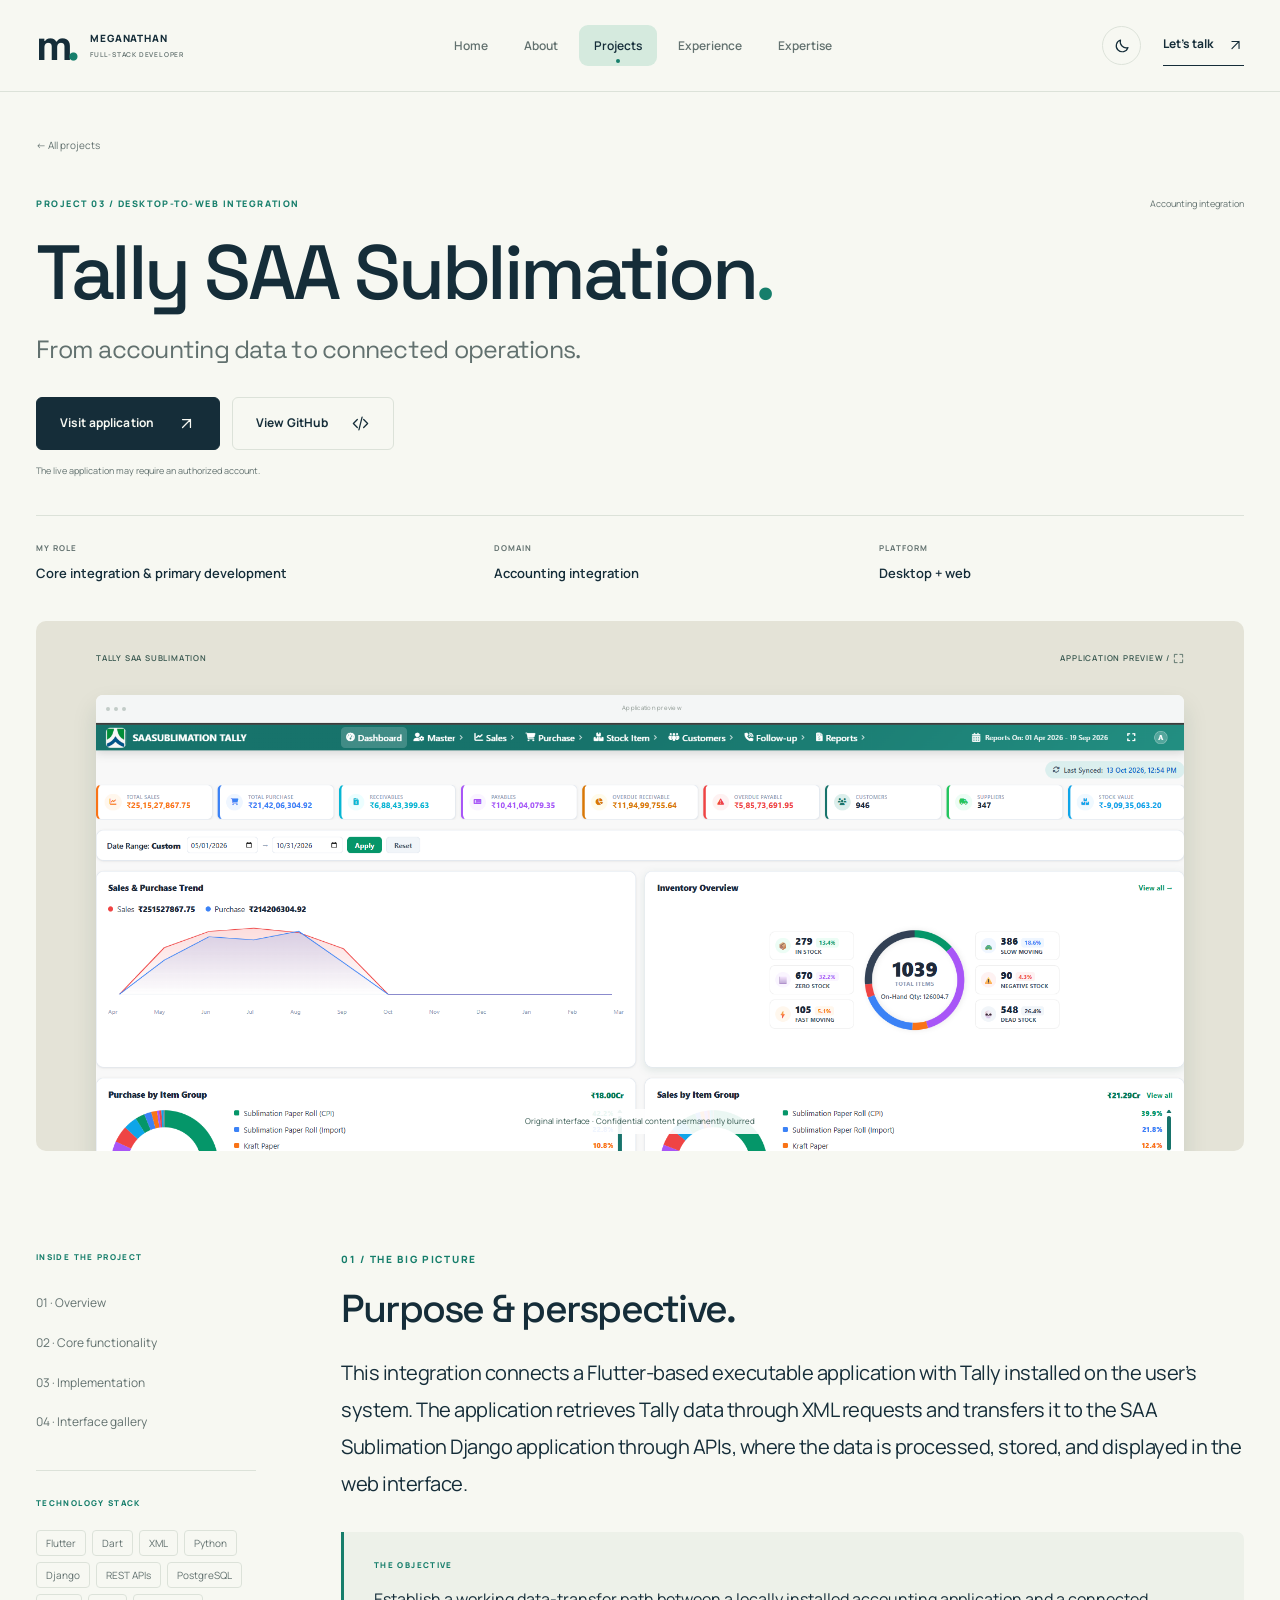
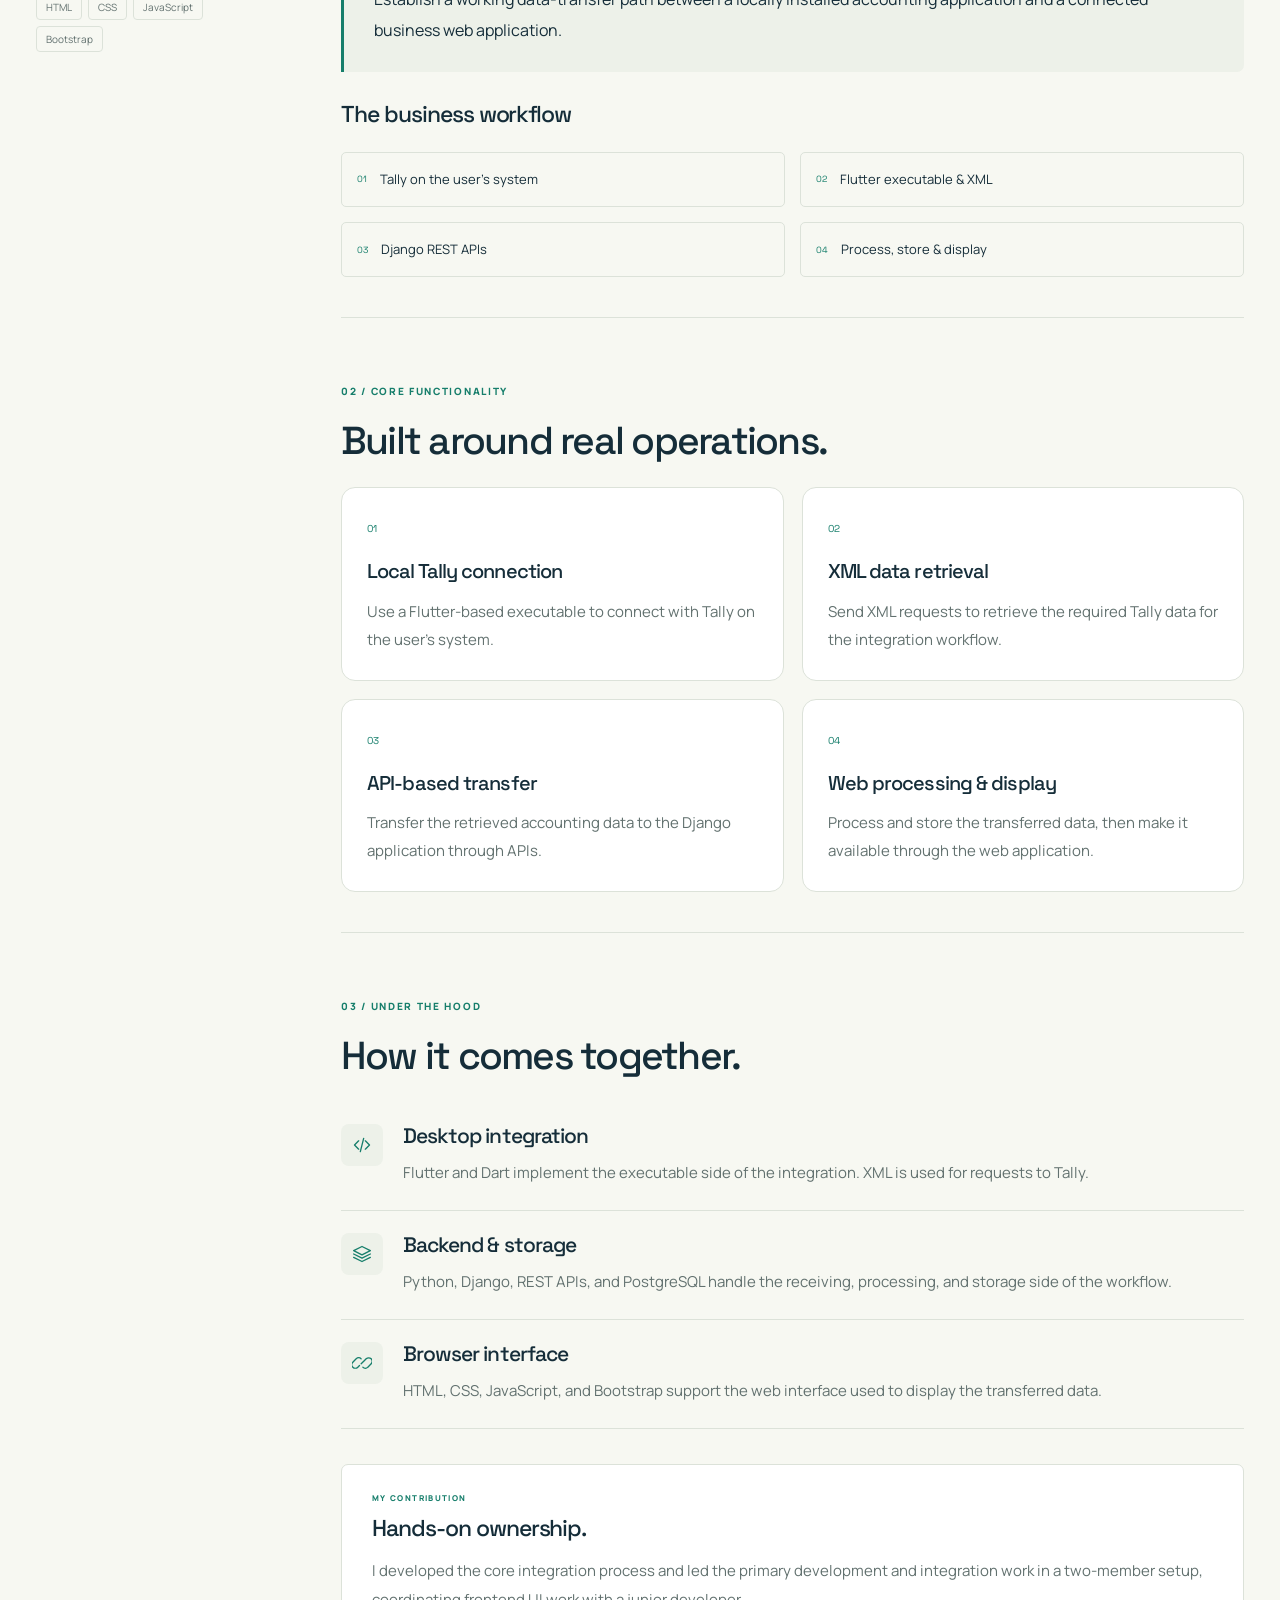
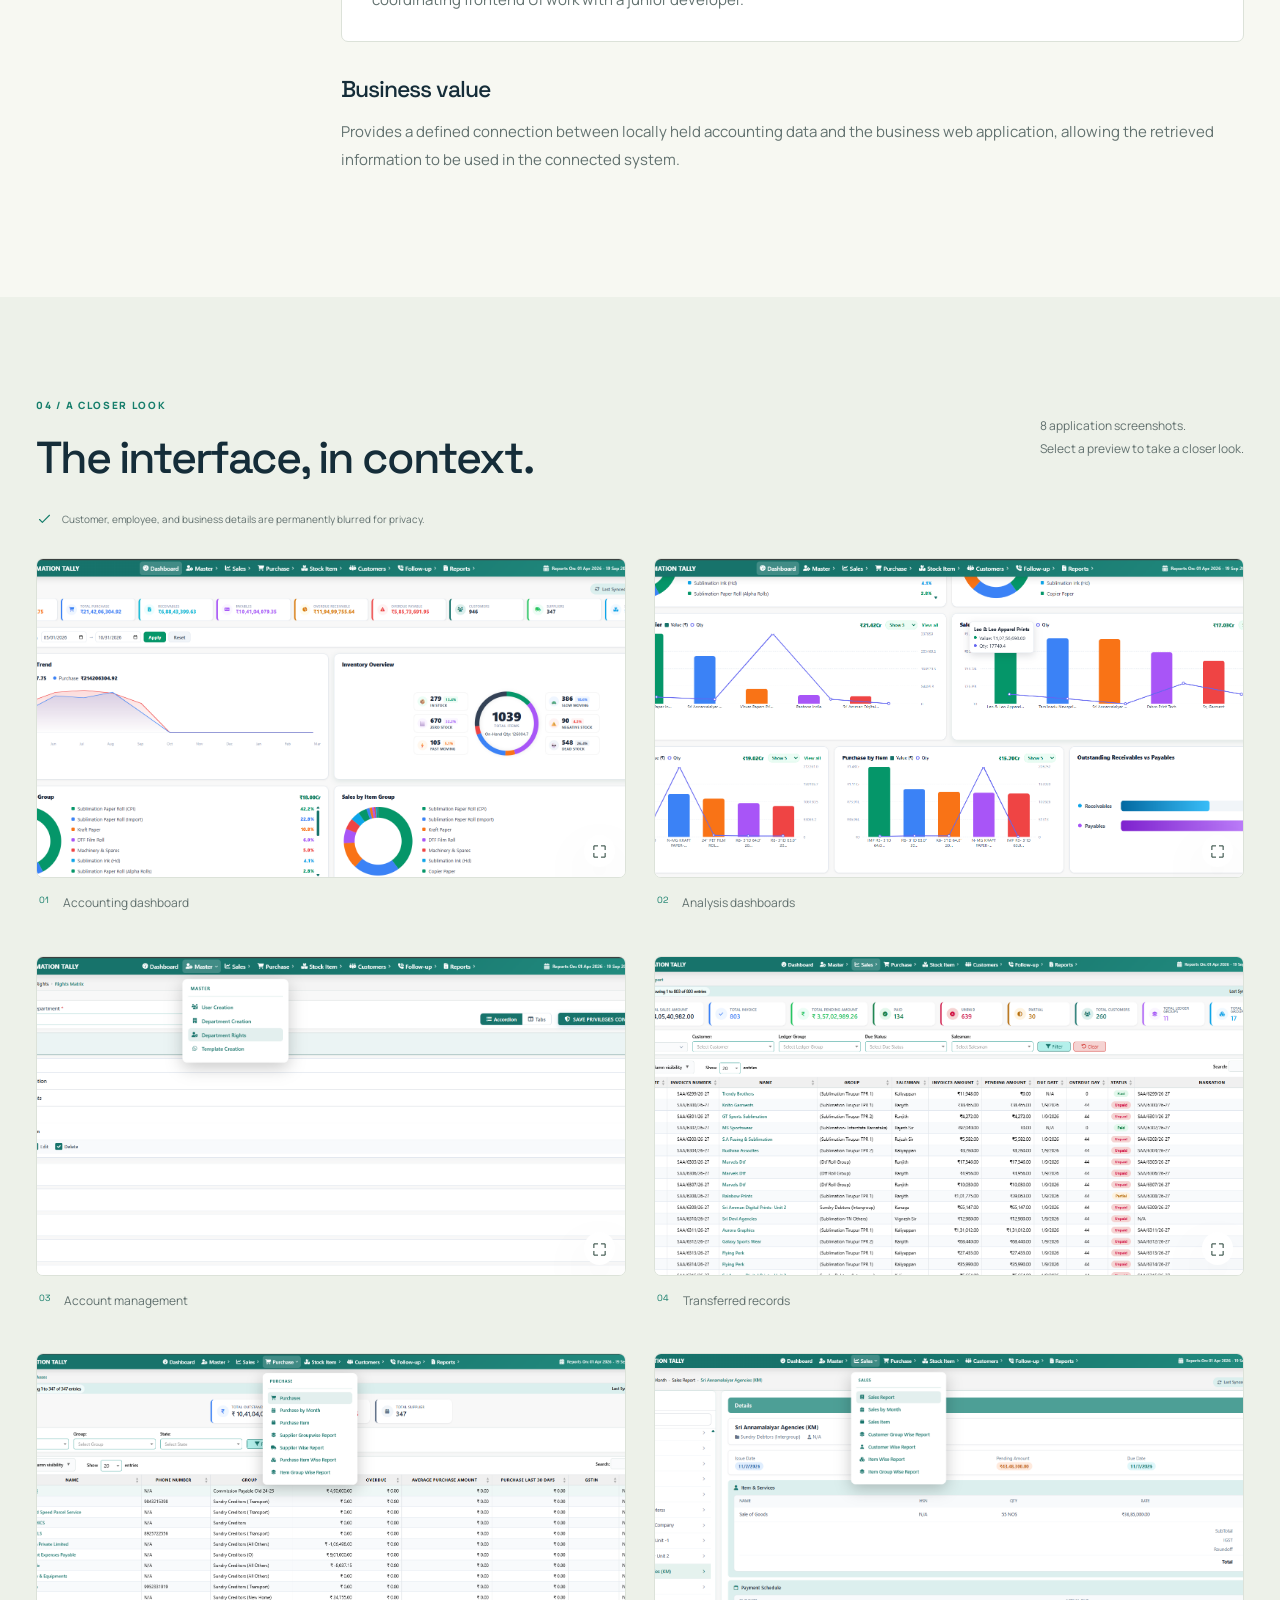
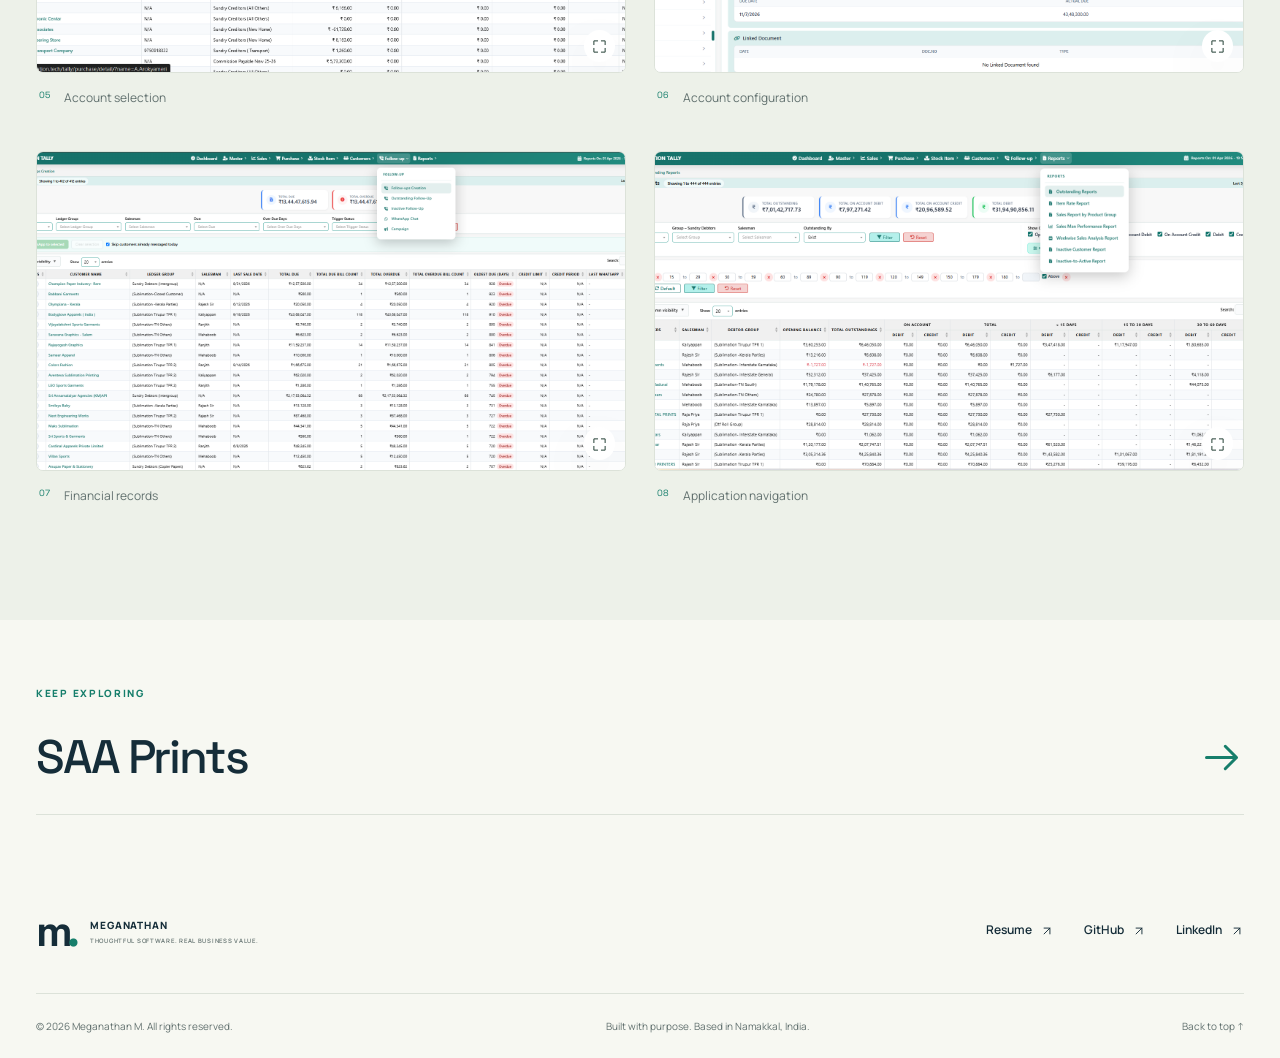
<file: projects/tally-integration.html>
<!doctype html>
<html lang="en" data-bs-theme="light"><head><meta charset="utf-8"><meta name="viewport" content="width=device-width, initial-scale=1"><meta name="color-scheme" content="light dark"><meta name="theme-color" content="#f7f8f2"><title>Tally SAA Sublimation | Meganathan M</title><meta name="description" content="A Flutter executable and Django web application connected through Tally XML requests and REST APIs."><meta property="og:title" content="Tally SAA Sublimation | Meganathan M"><meta property="og:description" content="A Flutter executable and Django web application connected through Tally XML requests and REST APIs."><meta property="og:type" content="website"><meta name="author" content="Meganathan M"><link rel="icon" type="image/svg+xml" href="../assets/favicon.svg"><script src="../assets/theme.js"></script><link rel="stylesheet" href="../assets/vendor/bootstrap.min.css"><link rel="stylesheet" href="../assets/fonts/fonts.css"><link rel="stylesheet" href="../assets/style.css"></head>
<body><a class="skip-link" href="#main">Skip to content</a>
<header class="site-header"><div class="container header-inner"><a class="brand" href="../index.html" aria-label="Meganathan M home"><span class="brand-symbol">m<span>.</span></span><span class="brand-name">MEGANATHAN<span>FULL-STACK DEVELOPER</span></span></a>
<nav class="desktop-nav" aria-label="Main navigation"><a href="../index.html">Home</a><a href="../about.html">About</a><a href="../projects.html" class="active" aria-current="page">Projects</a><a href="../experience.html">Experience</a><a href="../expertise.html">Expertise</a></nav>
<div class="header-actions"><button class="theme-toggle" type="button" aria-label="Switch to dark theme" title="Switch theme"><svg class="icon sun-icon" width="24" height="24" viewBox="0 0 24 24" fill="none" stroke="currentColor" stroke-width="1.6" stroke-linecap="round" stroke-linejoin="round" aria-hidden="true"><circle cx="12" cy="12" r="4"/><path d="M12 2v2m0 16v2M2 12h2m16 0h2M5 5l1.5 1.5m11 11L19 19M5 19l1.5-1.5m11-11L19 5"/></svg><svg class="icon moon-icon" width="24" height="24" viewBox="0 0 24 24" fill="none" stroke="currentColor" stroke-width="1.6" stroke-linecap="round" stroke-linejoin="round" aria-hidden="true"><path d="M20 14a8 8 0 0 1-10-10 8 8 0 1 0 10 10Z"/></svg></button><a class="header-contact " href="../contact.html">Let’s talk <svg class="icon " width="24" height="24" viewBox="0 0 24 24" fill="none" stroke="currentColor" stroke-width="1.6" stroke-linecap="round" stroke-linejoin="round" aria-hidden="true"><path d="M7 17 17 7M7 7h10v10"/></svg></a><button class="menu-toggle" type="button" aria-label="Open navigation" aria-expanded="false" aria-controls="mobile-nav"><svg class="icon " width="24" height="24" viewBox="0 0 24 24" fill="none" stroke="currentColor" stroke-width="1.6" stroke-linecap="round" stroke-linejoin="round" aria-hidden="true"><path d="M4 7h16M4 12h16M4 17h16"/></svg></button></div></div>
<nav id="mobile-nav" class="mobile-nav" aria-label="Mobile navigation" hidden><a href="../index.html">Home</a><a href="../about.html">About</a><a href="../projects.html" aria-current="page">Projects</a><a href="../experience.html">Experience</a><a href="../expertise.html">Expertise</a><a href="../resume.html">Resume</a><a href="../contact.html">Contact</a></nav></header>
<main id="main"><section class="case-intro"><div class="container"><a class="back-link" href="../projects.html">← All projects</a><div class="case-kicker"><span class="eyebrow">PROJECT 03 / Desktop-to-web integration</span><span class="case-domain">Accounting integration</span></div><h1>Tally SAA Sublimation<span class="teal">.</span></h1><p class="case-headline">From accounting data to connected operations.</p><div class="case-buttons"><a class="btn btn-primary" href="https://tally.saasublimation.tech/" target="_blank" rel="noopener noreferrer">Visit application<svg class="icon " width="24" height="24" viewBox="0 0 24 24" fill="none" stroke="currentColor" stroke-width="1.6" stroke-linecap="round" stroke-linejoin="round" aria-hidden="true"><path d="M7 17 17 7M7 7h10v10"/></svg></a><a class="btn btn-outline" href="https://github.com/CoderMegaa/tally_saasublimation" target="_blank" rel="noopener noreferrer">View GitHub<svg class="icon " width="24" height="24" viewBox="0 0 24 24" fill="none" stroke="currentColor" stroke-width="1.6" stroke-linecap="round" stroke-linejoin="round" aria-hidden="true"><path d="m8 7-5 5 5 5m8-10 5 5-5 5M14 4l-4 16"/></svg></a></div><p class="external-note">The live application may require an authorized account.</p><div class="case-meta"><div><span>MY ROLE</span><strong>Core integration & primary development</strong></div><div><span>DOMAIN</span><strong>Accounting integration</strong></div><div><span>PLATFORM</span><strong>Desktop + web</strong></div></div></div></section>
 <section class="case-showcase-section"><div class="container"><div class="case-showcase tint-tally-integration "><div class="showcase-label"><span>TALLY SAA SUBLIMATION</span><span>APPLICATION PREVIEW / <svg class="icon " width="24" height="24" viewBox="0 0 24 24" fill="none" stroke="currentColor" stroke-width="1.6" stroke-linecap="round" stroke-linejoin="round" aria-hidden="true"><path d="M9 3H3v6m12-6h6v6M3 15v6h6m12-6v6h-6"/></svg></span></div><button type="button" class="showcase-image gallery-trigger browser-preview" data-gallery-index="0" aria-label="Enlarge Tally SAA Sublimation preview"><span class="browser-bar"><i></i><i></i><i></i><span>Application preview</span></span><img src="../assets/projects/tally-integration/01.png" alt="Accounting dashboard — confidential details blurred" width="1600" height="730" fetchpriority="high"></button><span class="showcase-disclaimer">Original interface · Confidential content permanently blurred</span></div></div></section>
 <section class="section"><div class="container"><div class="case-content-grid"><aside class="case-sidebar"><span class="eyebrow">INSIDE THE PROJECT</span><a href="#overview">01 · Overview</a><a href="#features">02 · Core functionality</a><a href="#implementation">03 · Implementation</a><a href="#gallery">04 · Interface gallery</a><div class="sidebar-stack"><span class="eyebrow">TECHNOLOGY STACK</span><div class="tags"><span>Flutter</span><span>Dart</span><span>XML</span><span>Python</span><span>Django</span><span>REST APIs</span><span>PostgreSQL</span><span>HTML</span><span>CSS</span><span>JavaScript</span><span>Bootstrap</span></div></div></aside><div class="case-content"><section id="overview"><span class="eyebrow">01 / THE BIG PICTURE</span><h2>Purpose & perspective.</h2><p class="large-copy">This integration connects a Flutter-based executable application with Tally installed on the user’s system. The application retrieves Tally data through XML requests and transfers it to the SAA Sublimation Django application through APIs, where the data is processed, stored, and displayed in the web interface.</p><div class="objective-box"><span class="eyebrow">THE OBJECTIVE</span><p>Establish a working data-transfer path between a locally installed accounting application and a connected business web application.</p></div><h3>The business workflow</h3><ol class="workflow"><li><span>01</span>Tally on the user’s system</li><li><span>02</span>Flutter executable & XML</li><li><span>03</span>Django REST APIs</li><li><span>04</span>Process, store & display</li></ol></section>
 <section id="features" class="case-section"><span class="eyebrow">02 / CORE FUNCTIONALITY</span><h2>Built around real operations.</h2><div class="feature-grid"><article><span class="small-index">01</span><h3>Local Tally connection</h3><p>Use a Flutter-based executable to connect with Tally on the user’s system.</p></article><article><span class="small-index">02</span><h3>XML data retrieval</h3><p>Send XML requests to retrieve the required Tally data for the integration workflow.</p></article><article><span class="small-index">03</span><h3>API-based transfer</h3><p>Transfer the retrieved accounting data to the Django application through APIs.</p></article><article><span class="small-index">04</span><h3>Web processing & display</h3><p>Process and store the transferred data, then make it available through the web application.</p></article></div></section>
 <section id="implementation" class="case-section"><span class="eyebrow">03 / UNDER THE HOOD</span><h2>How it comes together.</h2><article class="implementation-row"><span><svg class="icon " width="24" height="24" viewBox="0 0 24 24" fill="none" stroke="currentColor" stroke-width="1.6" stroke-linecap="round" stroke-linejoin="round" aria-hidden="true"><path d="m8 7-5 5 5 5m8-10 5 5-5 5M14 4l-4 16"/></svg></span><div><h3>Desktop integration</h3><p>Flutter and Dart implement the executable side of the integration. XML is used for requests to Tally.</p></div></article><article class="implementation-row"><span><svg class="icon " width="24" height="24" viewBox="0 0 24 24" fill="none" stroke="currentColor" stroke-width="1.6" stroke-linecap="round" stroke-linejoin="round" aria-hidden="true"><path d="m12 3 10 5-10 5L2 8l10-5Zm-10 9 10 5 10-5M2 16l10 5 10-5"/></svg></span><div><h3>Backend & storage</h3><p>Python, Django, REST APIs, and PostgreSQL handle the receiving, processing, and storage side of the workflow.</p></div></article><article class="implementation-row"><span><svg class="icon " width="24" height="24" viewBox="0 0 24 24" fill="none" stroke="currentColor" stroke-width="1.6" stroke-linecap="round" stroke-linejoin="round" aria-hidden="true"><path d="m10 13 4-4m-6 6-2 2a4 4 0 0 1-6-6l4-4a4 4 0 0 1 6 0m4 2 2-2a4 4 0 0 1 6 6l-4 4a4 4 0 0 1-6 0" transform="translate(1 0)"/></svg></span><div><h3>Browser interface</h3><p>HTML, CSS, JavaScript, and Bootstrap support the web interface used to display the transferred data.</p></div></article><div class="contribution"><span class="eyebrow">MY CONTRIBUTION</span><h3>Hands-on ownership.</h3><p>I developed the core integration process and led the primary development and integration work in a two-member setup, coordinating frontend UI work with a junior developer.</p></div><h3>Business value</h3><p>Provides a defined connection between locally held accounting data and the business web application, allowing the retrieved information to be used in the connected system.</p></section></div></div></div></section>
 <section class="section gallery-section" id="gallery"><div class="container"><div class="section-heading"><div><span class="eyebrow">04 / A CLOSER LOOK</span><h2>The interface, in context.</h2></div><p class="heading-aside">8 application screenshots.<br>Select a preview to take a closer look.</p></div><p class="privacy-note"><svg class="icon " width="24" height="24" viewBox="0 0 24 24" fill="none" stroke="currentColor" stroke-width="1.6" stroke-linecap="round" stroke-linejoin="round" aria-hidden="true"><path d="m5 12 4 4L19 6"/></svg> Customer, employee, and business details are permanently blurred for privacy.</p><div class="screenshot-grid "><figure><button class="gallery-trigger" type="button" data-gallery-index="0" aria-label="Enlarge Accounting dashboard"><img src="../assets/projects/tally-integration/01.png" alt="Accounting dashboard — confidential details blurred" loading="lazy" width="1600" height="730"><span><svg class="icon " width="24" height="24" viewBox="0 0 24 24" fill="none" stroke="currentColor" stroke-width="1.6" stroke-linecap="round" stroke-linejoin="round" aria-hidden="true"><path d="M9 3H3v6m12-6h6v6M3 15v6h6m12-6v6h-6"/></svg></span></button><figcaption><span>01</span> Accounting dashboard</figcaption></figure><figure><button class="gallery-trigger" type="button" data-gallery-index="1" aria-label="Enlarge Analysis dashboards"><img src="../assets/projects/tally-integration/02.png" alt="Analysis dashboards — confidential details blurred" loading="lazy" width="1600" height="730"><span><svg class="icon " width="24" height="24" viewBox="0 0 24 24" fill="none" stroke="currentColor" stroke-width="1.6" stroke-linecap="round" stroke-linejoin="round" aria-hidden="true"><path d="M9 3H3v6m12-6h6v6M3 15v6h6m12-6v6h-6"/></svg></span></button><figcaption><span>02</span> Analysis dashboards</figcaption></figure><figure><button class="gallery-trigger" type="button" data-gallery-index="2" aria-label="Enlarge Account management"><img src="../assets/projects/tally-integration/03.png" alt="Account management — confidential details blurred" loading="lazy" width="1600" height="730"><span><svg class="icon " width="24" height="24" viewBox="0 0 24 24" fill="none" stroke="currentColor" stroke-width="1.6" stroke-linecap="round" stroke-linejoin="round" aria-hidden="true"><path d="M9 3H3v6m12-6h6v6M3 15v6h6m12-6v6h-6"/></svg></span></button><figcaption><span>03</span> Account management</figcaption></figure><figure><button class="gallery-trigger" type="button" data-gallery-index="3" aria-label="Enlarge Transferred records"><img src="../assets/projects/tally-integration/04.png" alt="Transferred records — confidential details blurred" loading="lazy" width="1600" height="730"><span><svg class="icon " width="24" height="24" viewBox="0 0 24 24" fill="none" stroke="currentColor" stroke-width="1.6" stroke-linecap="round" stroke-linejoin="round" aria-hidden="true"><path d="M9 3H3v6m12-6h6v6M3 15v6h6m12-6v6h-6"/></svg></span></button><figcaption><span>04</span> Transferred records</figcaption></figure><figure><button class="gallery-trigger" type="button" data-gallery-index="4" aria-label="Enlarge Account selection"><img src="../assets/projects/tally-integration/05.png" alt="Account selection — confidential details blurred" loading="lazy" width="1600" height="730"><span><svg class="icon " width="24" height="24" viewBox="0 0 24 24" fill="none" stroke="currentColor" stroke-width="1.6" stroke-linecap="round" stroke-linejoin="round" aria-hidden="true"><path d="M9 3H3v6m12-6h6v6M3 15v6h6m12-6v6h-6"/></svg></span></button><figcaption><span>05</span> Account selection</figcaption></figure><figure><button class="gallery-trigger" type="button" data-gallery-index="5" aria-label="Enlarge Account configuration"><img src="../assets/projects/tally-integration/06.png" alt="Account configuration — confidential details blurred" loading="lazy" width="1600" height="730"><span><svg class="icon " width="24" height="24" viewBox="0 0 24 24" fill="none" stroke="currentColor" stroke-width="1.6" stroke-linecap="round" stroke-linejoin="round" aria-hidden="true"><path d="M9 3H3v6m12-6h6v6M3 15v6h6m12-6v6h-6"/></svg></span></button><figcaption><span>06</span> Account configuration</figcaption></figure><figure><button class="gallery-trigger" type="button" data-gallery-index="6" aria-label="Enlarge Financial records"><img src="../assets/projects/tally-integration/07.png" alt="Financial records — confidential details blurred" loading="lazy" width="1600" height="730"><span><svg class="icon " width="24" height="24" viewBox="0 0 24 24" fill="none" stroke="currentColor" stroke-width="1.6" stroke-linecap="round" stroke-linejoin="round" aria-hidden="true"><path d="M9 3H3v6m12-6h6v6M3 15v6h6m12-6v6h-6"/></svg></span></button><figcaption><span>07</span> Financial records</figcaption></figure><figure><button class="gallery-trigger" type="button" data-gallery-index="7" aria-label="Enlarge Application navigation"><img src="../assets/projects/tally-integration/08.png" alt="Application navigation — confidential details blurred" loading="lazy" width="1600" height="730"><span><svg class="icon " width="24" height="24" viewBox="0 0 24 24" fill="none" stroke="currentColor" stroke-width="1.6" stroke-linecap="round" stroke-linejoin="round" aria-hidden="true"><path d="M9 3H3v6m12-6h6v6M3 15v6h6m12-6v6h-6"/></svg></span></button><figcaption><span>08</span> Application navigation</figcaption></figure></div></div></section>
 <dialog class="gallery-dialog" aria-label="Project screenshot viewer"><div class="dialog-toolbar"><span class="dialog-counter"></span><button class="dialog-close icon-button" aria-label="Close screenshot viewer"><svg class="icon " width="24" height="24" viewBox="0 0 24 24" fill="none" stroke="currentColor" stroke-width="1.6" stroke-linecap="round" stroke-linejoin="round" aria-hidden="true"><path d="m6 6 12 12M6 18 18 6"/></svg></button></div><div class="dialog-image-wrap"><img class="dialog-image" src="../assets/projects/tally-integration/01.png" alt="Tally SAA Sublimation preview — confidential details blurred"></div><div class="dialog-footer"><button class="gallery-prev icon-button" aria-label="Previous screenshot">←</button><p class="dialog-caption"></p><button class="gallery-next icon-button" aria-label="Next screenshot">→</button></div></dialog>
 <script type="application/json" id="gallery-data">[{"src": "../assets/projects/tally-integration/01.png", "caption": "Accounting dashboard \u2014 confidential details blurred"}, {"src": "../assets/projects/tally-integration/02.png", "caption": "Analysis dashboards \u2014 confidential details blurred"}, {"src": "../assets/projects/tally-integration/03.png", "caption": "Account management \u2014 confidential details blurred"}, {"src": "../assets/projects/tally-integration/04.png", "caption": "Transferred records \u2014 confidential details blurred"}, {"src": "../assets/projects/tally-integration/05.png", "caption": "Account selection \u2014 confidential details blurred"}, {"src": "../assets/projects/tally-integration/06.png", "caption": "Account configuration \u2014 confidential details blurred"}, {"src": "../assets/projects/tally-integration/07.png", "caption": "Financial records \u2014 confidential details blurred"}, {"src": "../assets/projects/tally-integration/08.png", "caption": "Application navigation \u2014 confidential details blurred"}]</script>
 <section class="section next-project"><div class="container"><span class="eyebrow">KEEP EXPLORING</span><a href="saa-prints.html"><h2>SAA Prints</h2><svg class="icon " width="24" height="24" viewBox="0 0 24 24" fill="none" stroke="currentColor" stroke-width="1.6" stroke-linecap="round" stroke-linejoin="round" aria-hidden="true"><path d="M4 12h16m-6-6 6 6-6 6"/></svg></a></div></section></main>
<footer class="site-footer"><div class="container"><div class="footer-top"><a class="brand" href="../index.html"><span class="brand-symbol">m<span>.</span></span><span class="brand-name">MEGANATHAN<span>THOUGHTFUL SOFTWARE. REAL BUSINESS VALUE.</span></span></a><div class="footer-links"><a href="../resume.html">Resume <svg class="icon " width="24" height="24" viewBox="0 0 24 24" fill="none" stroke="currentColor" stroke-width="1.6" stroke-linecap="round" stroke-linejoin="round" aria-hidden="true"><path d="M7 17 17 7M7 7h10v10"/></svg></a><a href="https://github.com/CoderMegaa" target="_blank" rel="noopener noreferrer">GitHub <svg class="icon " width="24" height="24" viewBox="0 0 24 24" fill="none" stroke="currentColor" stroke-width="1.6" stroke-linecap="round" stroke-linejoin="round" aria-hidden="true"><path d="M7 17 17 7M7 7h10v10"/></svg></a><a href="https://www.linkedin.com/in/meganathan-m-107a9626a/" target="_blank" rel="noopener noreferrer">LinkedIn <svg class="icon " width="24" height="24" viewBox="0 0 24 24" fill="none" stroke="currentColor" stroke-width="1.6" stroke-linecap="round" stroke-linejoin="round" aria-hidden="true"><path d="M7 17 17 7M7 7h10v10"/></svg></a></div></div><div class="footer-bottom"><span>© <span data-year>2026</span> Meganathan M. All rights reserved.</span><span>Built with purpose. Based in Namakkal, India.</span><a href="#main">Back to top ↑</a></div></div></footer>
<script src="../assets/vendor/bootstrap.bundle.min.js" defer></script><script src="../assets/app.js" defer></script></body></html>
</file>
<file: assets/fonts/fonts.css>
@font-face {
  font-family: 'Manrope';
  font-style: normal;
  font-weight: 400;
  font-display: swap;
  src: url(xn7_YHE41ni1AdIRqAuZuw1Bx9mbZk79FO_F.ttf) format('truetype');
}
@font-face {
  font-family: 'Manrope';
  font-style: normal;
  font-weight: 500;
  font-display: swap;
  src: url(xn7_YHE41ni1AdIRqAuZuw1Bx9mbZk7PFO_F.ttf) format('truetype');
}
@font-face {
  font-family: 'Manrope';
  font-style: normal;
  font-weight: 600;
  font-display: swap;
  src: url(xn7_YHE41ni1AdIRqAuZuw1Bx9mbZk4jE-_F.ttf) format('truetype');
}
@font-face {
  font-family: 'Manrope';
  font-style: normal;
  font-weight: 700;
  font-display: swap;
  src: url(xn7_YHE41ni1AdIRqAuZuw1Bx9mbZk4aE-_F.ttf) format('truetype');
}
@font-face {
  font-family: 'Manrope';
  font-style: normal;
  font-weight: 800;
  font-display: swap;
  src: url(xn7_YHE41ni1AdIRqAuZuw1Bx9mbZk59E-_F.ttf) format('truetype');
}
@font-face {
  font-family: 'Space Grotesk';
  font-style: normal;
  font-weight: 400;
  font-display: swap;
  src: url(V8mQoQDjQSkFtoMM3T6r8E7mF71Q-gOoraIAEj7oUUsj.ttf) format('truetype');
}
@font-face {
  font-family: 'Space Grotesk';
  font-style: normal;
  font-weight: 500;
  font-display: swap;
  src: url(V8mQoQDjQSkFtoMM3T6r8E7mF71Q-gOoraIAEj7aUUsj.ttf) format('truetype');
}
@font-face {
  font-family: 'Space Grotesk';
  font-style: normal;
  font-weight: 600;
  font-display: swap;
  src: url(V8mQoQDjQSkFtoMM3T6r8E7mF71Q-gOoraIAEj42Vksj.ttf) format('truetype');
}
@font-face {
  font-family: 'Space Grotesk';
  font-style: normal;
  font-weight: 700;
  font-display: swap;
  src: url(V8mQoQDjQSkFtoMM3T6r8E7mF71Q-gOoraIAEj4PVksj.ttf) format('truetype');
}
</file>
<file: assets/style.css>
:root{--bg:#f7f8f2;--surface:#fff;--surface-soft:#edf1e9;--ink:#152d39;--muted:#62716f;--line:#dce2d9;--teal:#167e6b;--teal-light:#d5eade;--nav-bg:rgba(247,248,242,.94);--shadow:0 18px 55px rgba(21,45,57,.08);--bs-body-bg:var(--bg);--bs-body-color:var(--ink);--bs-border-color:var(--line);--bs-primary:#167e6b;--display:'Space Grotesk',sans-serif;--body:'Manrope',sans-serif}
[data-bs-theme=dark]{--bg:#101d25;--surface:#182a33;--surface-soft:#1a3038;--ink:#edf3e9;--muted:#adbfbd;--line:#30444b;--teal:#82d7be;--teal-light:#234d47;--nav-bg:rgba(16,29,37,.94);--shadow:0 18px 55px rgba(0,0,0,.2);--bs-body-bg:var(--bg);--bs-body-color:var(--ink);--bs-border-color:var(--line)}
*{box-sizing:border-box}html{scroll-behavior:smooth;scroll-padding-top:115px}body{font-family:var(--body);background:var(--bg);color:var(--ink);font-size:15px;line-height:1.8;-webkit-font-smoothing:antialiased}::selection{background:var(--teal);color:var(--bg)}a{color:inherit;text-decoration:none}a:hover{color:var(--teal)}button,input,select,textarea{font:inherit}button,a,input,select,textarea{-webkit-tap-highlight-color:transparent}button{color:inherit}button:focus-visible,a:focus-visible,input:focus-visible,textarea:focus-visible,select:focus-visible{outline:3px solid var(--teal);outline-offset:5px;box-shadow:none!important}img{max-width:100%;height:auto}h1,h2,h3,h4{font-family:var(--display);font-weight:500;letter-spacing:-.045em;line-height:1.12;color:var(--ink)}h1{font-size:clamp(48px,5.5vw,80px)}h2{font-size:clamp(34px,3.5vw,50px)}h3{font-size:24px}p{color:var(--muted);margin-bottom:1.4rem}button{cursor:pointer}[hidden]{display:none!important}.container{max-width:1280px;padding-left:36px;padding-right:36px}.icon{flex-shrink:0;vertical-align:middle}.section{padding:100px 0}.eyebrow{display:block;font-size:10px;font-weight:800;line-height:1.6;letter-spacing:.17em;color:var(--teal);text-transform:uppercase;margin-bottom:20px}.teal{color:var(--teal)}.serif-accent{font-family:Georgia,'Times New Roman',serif;font-style:italic;font-weight:400;letter-spacing:-.06em}.large-copy{font-size:21px;line-height:1.65;letter-spacing:-.025em;color:var(--ink)}.lead{font-size:18px;font-weight:400;max-width:660px;line-height:1.85;color:var(--muted)}.small-index{font-family:var(--display);font-size:13px;letter-spacing:.04em;color:var(--muted)}.btn{display:inline-flex;align-items:center;justify-content:center;gap:23px;min-height:53px;padding:14px 23px;border-radius:6px;font-family:var(--body);font-size:12px;font-weight:700;letter-spacing:.01em;line-height:1.7;transition:background .2s,transform .2s,color .2s,border-color .2s}.btn .icon{width:19px;height:19px}.btn:hover{transform:translateY(-2px)}.btn-primary{--bs-btn-bg:var(--ink);--bs-btn-color:var(--bg);--bs-btn-border-color:var(--ink);--bs-btn-hover-bg:var(--teal);--bs-btn-hover-color:var(--bg);--bs-btn-hover-border-color:var(--teal);--bs-btn-active-bg:var(--teal);--bs-btn-active-color:var(--bg)}.btn-outline{color:var(--ink);border:1px solid var(--line);background:transparent}.btn-outline:hover{background:var(--surface-soft);border-color:var(--ink);color:var(--ink)}.btn-light{background:#d5eadc;color:#153a35;border-color:#d5eadc}.btn-light:hover{background:#fff;color:#153a35;border-color:#fff}.text-link{display:inline-flex;align-items:center;gap:16px;font-size:12px;font-weight:700;color:var(--ink);background:none;border:0;padding:0}.text-link .icon{width:21px}.text-link:hover{color:var(--teal)}.skip-link{position:fixed;top:-100px;left:20px;background:var(--ink);color:var(--bg);padding:12px 20px;z-index:999}.skip-link:focus{top:12px}.site-header{position:sticky;top:0;z-index:100;background:var(--nav-bg);border-bottom:1px solid var(--line);backdrop-filter:blur(16px)}.header-inner{height:91px;display:flex;align-items:center;justify-content:space-between;gap:28px}.brand{display:flex;align-items:center;gap:12px;flex-shrink:0}.brand-symbol{font-family:var(--display);font-size:43px;line-height:1;font-weight:700;letter-spacing:-.14em;margin-right:4px}.brand-symbol span{color:var(--teal)}.brand-name{font-size:10px;font-weight:800;letter-spacing:.09em;line-height:1.4}.brand-name>span{display:block;font-size:6.7px;font-weight:600;letter-spacing:.12em;color:var(--muted);margin-top:5px}.desktop-nav{display:flex;gap:26px}.desktop-nav a{font-size:11px;font-weight:600;position:relative;padding:10px 0;color:var(--muted)}.desktop-nav a.active,.desktop-nav a:hover{color:var(--ink)}.desktop-nav a.active:after{content:'';position:absolute;bottom:1px;left:50%;width:4px;height:4px;border-radius:50%;background:var(--teal)}.header-actions{display:flex;align-items:center;gap:22px}.theme-toggle,.menu-toggle,.icon-button{width:39px;height:39px;display:grid;place-items:center;background:transparent;border:1px solid var(--line);border-radius:50%;padding:8px}.theme-toggle:hover{background:var(--surface-soft)}.theme-toggle .icon{width:18px;height:18px}.sun-icon{display:none}[data-bs-theme=dark] .sun-icon{display:block}[data-bs-theme=dark] .moon-icon{display:none}.header-contact{font-size:11px;font-weight:700;border-bottom:1px solid var(--ink);padding:8px 0}.header-contact .icon{width:17px;margin-left:12px}.menu-toggle{display:none}.mobile-nav{padding:10px 36px 24px;border-top:1px solid var(--line);background:var(--bg)}.mobile-nav a{display:block;padding:10px 0;font-family:var(--display);font-size:20px}.mobile-nav a[aria-current]{color:var(--teal)}
.hero{padding:65px 0 0;overflow:hidden}.hero h1{font-size:clamp(56px,5.55vw,82px);line-height:1.025;letter-spacing:-.065em;margin-bottom:26px}.hero h1 .serif-accent{color:var(--teal);letter-spacing:-.07em}.hero-eyebrow{font-size:9px;letter-spacing:.13em;display:flex;gap:9px;align-items:center;margin-bottom:27px}.status-dot{display:inline-block;background:var(--teal);width:6px;height:6px;border-radius:50%;box-shadow:0 0 0 4px var(--teal-light);flex-shrink:0}.hero-copy>p{font-size:16px;line-height:1.8;max-width:480px}.hero-buttons{display:flex;gap:12px;margin-top:30px}.hero-location{display:flex;align-items:center;gap:8px;font-size:10px;margin-top:25px;color:var(--muted)}.hero-location .icon{width:13px;height:13px}.hero-location>span{margin:0 5px}.portrait-scene{position:relative;margin:14px 8px 20px 12px;isolation:isolate}.portrait-frame{height:485px;border-radius:145px 12px 12px 12px;overflow:hidden;background:#b9c6c3;position:relative}.portrait-frame img{width:100%;height:100%;object-fit:cover;object-position:center 36%;transition:transform .6s}.portrait-frame:hover img{transform:scale(1.025)}.portrait-frame:after{content:'';position:absolute;inset:0;background:linear-gradient(0deg,rgba(7,33,40,.2),transparent 45%);pointer-events:none}.portrait-orbit{position:absolute;top:-24px;right:-30px;width:300px;height:300px;background:var(--teal-light);border-radius:50%;z-index:-1}.portrait-orbit:after{content:'';position:absolute;width:365px;height:365px;border:1px solid var(--line);border-radius:50%;left:-33px;top:-33px}.portrait-index{display:block;position:absolute;left:0;top:-28px;font-size:8px;font-weight:700;letter-spacing:.14em;color:var(--muted)}.portrait-tag{position:absolute;bottom:29px;left:-35px;background:var(--surface);padding:17px 22px;border-radius:8px;box-shadow:var(--shadow);display:flex;align-items:center;gap:13px;font-size:12px;font-weight:700}.portrait-tag small{display:block;color:var(--muted);font-size:9px;font-weight:500;margin-top:4px}.tag-icon{display:grid;place-items:center;background:var(--surface-soft);border-radius:50%;width:40px;height:40px;color:var(--teal)}.tag-icon svg{width:21px}.portrait-note{position:absolute;right:-23px;top:50%;writing-mode:vertical-rl;letter-spacing:.2em;font-size:7px;font-weight:700;color:var(--muted)}.hero-bottom{border-top:1px solid var(--line);margin-top:65px;min-height:100px;display:flex;align-items:center;justify-content:space-between;gap:20px}.hero-bottom>span{font-size:8px;letter-spacing:.1em;line-height:1.7;color:var(--muted)}.hero-bottom strong{font-weight:700;color:var(--ink)}.hero-stack{display:flex;align-items:center;gap:20px;font-family:var(--display);font-size:17px;letter-spacing:-.03em}.hero-stack i{width:3px;height:3px;background:var(--teal);border-radius:50%}.scroll-link{font-size:9px;font-weight:600;color:var(--muted)}.scroll-link span{margin-left:20px;color:var(--teal);font-size:19px}.section-heading{display:flex;align-items:flex-end;justify-content:space-between;gap:35px;margin-bottom:42px}.section-heading h2{margin-bottom:0}.heading-aside{max-width:330px}.heading-aside p,.heading-aside{font-size:12px;line-height:1.9}.heading-aside p{margin-bottom:16px}.project-grid{display:grid;grid-template-columns:1fr 1fr;gap:55px 30px}.project-visual{display:block;position:relative;height:332px;border-radius:10px;overflow:hidden;padding:60px 30px 0;isolation:isolate}.tint-saa-sublimation{background:#dce9d8}.tint-shri-connect{background:#dde6eb}.tint-tally-integration{background:#e4e3d7}.tint-saa-prints{background:#e7e3db}.tint-shri-tnpl{background:#d9e7e5}.tint-saa-tnpl{background:#dee4ed}[data-bs-theme=dark] .project-visual,[data-bs-theme=dark] .case-showcase{background:var(--surface-soft)}.project-kind{position:absolute;left:27px;top:21px;font-size:8px;font-weight:700;letter-spacing:.1em;text-transform:uppercase;color:#36554f}[data-bs-theme=dark] .project-kind{color:var(--muted)}.browser-preview{border-radius:6px 6px 0 0;overflow:hidden;background:#fff;box-shadow:0 12px 25px #143b3321;display:block;transform:translateY(14px) rotate(-2deg);transition:transform .4s;width:100%}.project-visual:hover .browser-preview{transform:translateY(3px) rotate(0)}.browser-bar{height:24px;background:#f4f6f6;border-bottom:1px solid #e5e9e8;display:flex;align-items:center;gap:4px;padding:0 10px}.browser-bar i{width:4px;height:4px;background:#c2ccc8;border-radius:50%}.browser-bar span{font-size:6px;color:#89948e;letter-spacing:.04em;margin:auto}.browser-preview>img{width:100%;height:auto;display:block}.visual-caption{position:absolute;left:15px;bottom:14px;background:#ffffffde;color:#385449;padding:4px 8px;font-size:7px;border-radius:3px;z-index:2;backdrop-filter:blur(6px)}.project-open{position:absolute;right:18px;top:17px;width:32px;height:32px;background:#fff;color:#254137;border-radius:50%;display:grid;place-items:center;transition:transform .2s}.project-open svg{width:17px}.project-visual:hover .project-open{transform:rotate(45deg)}.project-info{display:flex;align-items:center;justify-content:space-between;margin-top:23px}.project-info .eyebrow{font-size:8px;margin-bottom:7px}.project-info h3{font-size:27px;margin-bottom:8px}.project-card>p{font-size:12px;line-height:1.9;max-width:440px;margin-bottom:17px}.tags{display:flex;flex-wrap:wrap;gap:7px}.tags>span{border:1px solid var(--line);border-radius:4px;padding:4px 9px;font-size:9px;line-height:1.6;color:var(--muted)}.mobile-visual{padding:45px 0 0;display:flex;justify-content:center}.phone-preview{background:#173c3b;border:6px solid #193b3b;border-radius:24px;overflow:hidden;width:155px;display:block;transform:rotate(8deg);box-shadow:0 14px 30px #102e3825;transition:transform .4s;flex-shrink:0}.phone-preview>img{display:block;width:100%;height:auto;border-radius:17px}.mobile-visual:before{content:'';position:absolute;width:230px;height:230px;border:1px solid #b8c9c8;border-radius:50%;top:70px;left:calc(50% - 115px);z-index:-1}.mobile-visual:after{content:'ATTENDANCE / TASKS / FOLLOW-UPS';position:absolute;font-size:6px;letter-spacing:.15em;color:#587476;left:26px;top:50%;writing-mode:vertical-rl;transform:rotate(180deg)}.project-visual:hover .phone-preview{transform:translateY(-5px) rotate(3deg)}.expertise-strip{background:var(--surface-soft)}.capability{position:relative;padding:28px 25px 4px 0;border-top:1px solid var(--line)}.capability-icon{width:49px;height:49px;display:grid;place-items:center;border:1px solid var(--line);border-radius:12px;color:var(--teal);margin-bottom:33px}.capability-icon svg{width:22px}.capability .small-index{position:absolute;right:15px;top:40px;font-size:10px}.capability h3{font-size:23px;letter-spacing:-.035em}.capability p{font-size:12px;line-height:1.9;max-width:310px;margin-top:16px}.about-preview p:not(.large-copy){font-size:14px;line-height:2}.about-preview h2{line-height:1.22}.cta-panel{position:relative;isolation:isolate;background:#163b3b;color:#edf3e9;border-radius:12px;padding:65px 64px;overflow:hidden}.cta-panel h2{color:#edf3e9;font-size:52px;line-height:1.12;margin-bottom:22px}.cta-panel .eyebrow{color:#a3d2bb;font-size:9px}.cta-panel p{color:#bfd0c7;font-size:12px;line-height:1.9;margin-bottom:28px}.cta-mark{position:absolute;right:85px;bottom:20px;font-family:var(--display);font-size:240px;font-weight:500;line-height:1;color:#a3d2bb;letter-spacing:-.13em;opacity:.5}.cta-orbit{position:absolute;right:-100px;top:-180px;width:600px;height:600px;border:1px solid #365c50;border-radius:50%;z-index:-1}.cta-orbit:before,.cta-orbit:after{content:'';position:absolute;inset:65px;border:1px solid #365c50;border-radius:50%}.cta-orbit:after{inset:130px}.site-footer{padding:20px 0 0}.footer-top{display:flex;align-items:center;justify-content:space-between;gap:25px;padding:10px 0 40px;border-bottom:1px solid var(--line)}.footer-top .brand-name>span{font-size:6px}.footer-links{display:flex;gap:30px}.footer-links a{font-size:10px;font-weight:600}.footer-links svg{width:14px;margin-left:6px}.footer-bottom{display:flex;justify-content:space-between;gap:20px;font-size:8px;color:var(--muted);padding:23px 0}.page-intro{padding:82px 0 62px}.page-intro h1{font-size:clamp(43px,5.2vw,72px);margin-bottom:24px;line-height:1.07}.intro-row{display:flex;justify-content:space-between;gap:20px;align-items:center}.intro-number{font-family:var(--display);font-size:115px;line-height:1;color:var(--teal-light);letter-spacing:-.07em;padding-right:15px}.page-intro .lead{margin-bottom:0}.about-portrait{position:relative;border-radius:100px 8px 8px 8px;overflow:hidden}.about-portrait img{width:100%;height:620px;object-fit:cover;object-position:50% 30%}.portrait-caption{position:absolute;bottom:0;left:0;right:0;background:linear-gradient(transparent,#0c2636d9);color:#fff;padding:80px 30px 30px;display:flex;flex-direction:column}.portrait-caption strong{font-family:var(--display);font-size:27px;letter-spacing:-.03em}.portrait-caption span{font-size:10px;color:#c7d7d5}.about-story{padding-top:14px}.about-story h2{font-size:39px;margin-bottom:27px}.about-story>p{font-size:14px;line-height:1.95}.about-story>p.large-copy{font-size:20px;line-height:1.7}.about-facts{border-top:1px solid var(--line);border-bottom:1px solid var(--line);padding:8px 0;margin:26px 0}.about-facts>div{display:flex;gap:15px;justify-content:space-between;padding:10px 0;font-size:10px}.about-facts span{font-size:8px;letter-spacing:.1em;color:var(--muted)}.about-facts strong{font-weight:600;text-align:right}.principles-section{background:var(--surface-soft)}.principle{padding-top:22px;border-top:1px solid var(--line)}.principle .small-index{display:block;margin-bottom:25px;color:var(--teal)}.principle h3{font-size:24px}.principle p{font-size:13px;max-width:320px;line-height:1.9}.project-toolbar{display:flex;align-items:center;justify-content:space-between;gap:25px;border-bottom:1px solid var(--line);padding-bottom:25px;margin-bottom:35px}.filter-group{display:flex;gap:8px;flex-wrap:wrap}.filter-btn{background:transparent;border:1px solid transparent;color:var(--muted);font-size:11px;font-weight:600;border-radius:5px;padding:9px 16px}.filter-btn:hover{color:var(--ink);background:var(--surface-soft)}.filter-btn.selected{background:var(--ink);border-color:var(--ink);color:var(--bg)}.project-count{font-size:10px;white-space:nowrap;color:var(--muted)}.privacy-note{display:flex;align-items:center;gap:9px;font-size:10px;line-height:1.8;color:var(--muted);margin-top:30px}.privacy-note svg{color:var(--teal);width:17px;height:17px}.case-intro{padding:38px 0 0}.back-link{font-size:10px;color:var(--muted);display:inline-block;margin-bottom:42px}.case-kicker{display:flex;justify-content:space-between;align-items:center;gap:20px;margin-bottom:17px}.case-kicker .eyebrow{margin-bottom:0;font-size:9px}.case-domain{font-size:9px;color:var(--muted)}.case-intro h1{font-size:clamp(45px,6vw,82px);margin-bottom:16px}.case-headline{font-family:var(--display);font-size:25px;color:var(--muted);letter-spacing:-.03em;line-height:1.5}.case-buttons{display:flex;gap:12px;flex-wrap:wrap;margin-top:28px}.external-note{font-size:9px;margin:13px 0 36px}.case-meta{display:grid;grid-template-columns:1.2fr 1fr 1fr;border-top:1px solid var(--line);padding:25px 0 35px;gap:20px}.case-meta>div{display:flex;flex-direction:column;gap:7px}.case-meta span{font-size:8px;font-weight:700;letter-spacing:.12em;color:var(--muted)}.case-meta strong{font-size:11px;font-weight:600}.case-showcase{position:relative;border-radius:10px;padding:30px 60px 0;height:530px;overflow:hidden;isolation:isolate}.showcase-label{display:flex;justify-content:space-between;gap:10px;font-size:8px;letter-spacing:.1em;font-weight:600;margin-bottom:30px;color:#36564e}.showcase-label svg{width:11px;height:11px}[data-bs-theme=dark] .showcase-label{color:var(--muted)}.case-showcase .browser-preview{transform:none;border:0;padding:0;border-radius:7px;cursor:zoom-in}.case-showcase .browser-bar{height:28px}.showcase-disclaimer{position:absolute;bottom:17px;left:50%;transform:translateX(-50%);font-size:8px;background:#ffffffeb;color:#34584f;padding:5px 10px;border-radius:4px;white-space:nowrap;z-index:3}.case-showcase .browser-preview:hover{transform:translateY(-5px)}.mobile-showcase{height:570px;padding:30px 60px}.mobile-showcase .phone-preview{width:220px;position:absolute;top:92px;left:20%;transform:rotate(-7deg);border-width:7px;border-radius:30px;padding:0;cursor:zoom-in}.mobile-showcase .phone-preview:hover{transform:rotate(-3deg)}.mobile-showcase-note{position:absolute;left:55%;top:150px;max-width:300px}.mobile-showcase-note h2{font-size:54px;color:#25483f}.mobile-showcase-note p{font-size:12px;color:#45675d}.mobile-showcase-note .eyebrow{font-size:8px;color:#45675d}[data-bs-theme=dark] .mobile-showcase-note h2{color:var(--ink)}[data-bs-theme=dark] .mobile-showcase-note p,[data-bs-theme=dark] .mobile-showcase-note .eyebrow{color:var(--muted)}.case-content-grid{display:grid;grid-template-columns:220px 1fr;gap:85px}.case-sidebar{position:sticky;top:135px;align-self:start}.case-sidebar .eyebrow{font-size:8px}.case-sidebar>a{display:block;font-size:10px;color:var(--muted);padding:9px 0}.case-sidebar>a:hover{color:var(--teal)}.sidebar-stack{border-top:1px solid var(--line);margin-top:28px;padding-top:26px}.sidebar-stack .tags{gap:6px}.case-content h2{font-size:39px;margin-bottom:24px}.case-content .large-copy{font-size:19px;line-height:1.85}.case-content h3{font-size:23px;margin:27px 0 15px}.case-content p{font-size:13px;line-height:2}.objective-box{background:var(--surface-soft);border-left:3px solid var(--teal);border-radius:0 7px 7px 0;padding:27px 30px;margin:30px 0}.objective-box .eyebrow{font-size:8px;margin-bottom:12px}.objective-box p{margin:0;color:var(--ink);font-size:14px;line-height:1.9}.workflow{list-style:none;margin:24px 0 0;padding:0;display:grid;grid-template-columns:1fr 1fr;gap:15px}.workflow li{font-size:11px;border:1px solid var(--line);border-radius:5px;padding:15px;display:flex;align-items:center;gap:13px}.workflow li>span{color:var(--teal);font-size:9px;font-family:var(--display)}.case-section{padding-top:65px;margin-top:40px;border-top:1px solid var(--line)}.feature-grid{display:grid;grid-template-columns:1fr 1fr;gap:18px}.feature-grid article{background:var(--surface);border:1px solid var(--line);padding:25px;border-radius:7px}.feature-grid h3{font-size:20px;margin-top:20px}.feature-grid p{font-size:11px;margin-bottom:0;line-height:2}.feature-grid .small-index{font-size:10px;color:var(--teal)}.implementation-row{display:flex;align-items:flex-start;gap:20px;padding:22px 0;border-bottom:1px solid var(--line)}.implementation-row>span{display:grid;place-items:center;border-radius:8px;background:var(--surface-soft);color:var(--teal);width:42px;height:42px;flex-shrink:0}.implementation-row svg{width:20px}.implementation-row h3{margin:0 0 12px;font-size:21px}.implementation-row p{margin:0;font-size:12px}.contribution{border:1px solid var(--line);border-radius:7px;padding:27px 30px;margin:35px 0;background:var(--surface)}.contribution .eyebrow{font-size:8px;margin-bottom:12px}.contribution h3{margin-top:0}.contribution p{margin:0}.gallery-section{background:var(--surface-soft)}.gallery-section .privacy-note{margin-top:-15px;margin-bottom:30px}.screenshot-grid{display:grid;grid-template-columns:1fr 1fr;gap:28px}.screenshot-grid figure{margin:0;min-width:0}.screenshot-grid figure>button{position:relative;background:var(--surface);border:1px solid var(--line);border-radius:7px;display:block;padding:0;overflow:hidden;width:100%;cursor:zoom-in}.screenshot-grid figure>button>img{width:100%;display:block;aspect-ratio:1.85;object-fit:cover;object-position:top;transition:transform .4s}.screenshot-grid button:hover img{transform:scale(1.025)}.screenshot-grid button>span{position:absolute;bottom:10px;right:10px;border-radius:50%;padding:8px;background:#fff;color:#254137;line-height:1;box-shadow:var(--shadow)}.screenshot-grid button>span svg{width:15px;height:15px}.screenshot-grid figcaption{display:flex;gap:14px;font-size:10px;padding:14px 3px;color:var(--muted)}.screenshot-grid figcaption>span{color:var(--teal);font-size:9px;font-family:var(--display)}.mobile-gallery{grid-template-columns:repeat(4,1fr);gap:24px}.mobile-gallery figure>button{padding:18px 28px;background:var(--bg)}.mobile-gallery figure>button>img{aspect-ratio:auto;border-radius:12px;border:4px solid #173c3b;width:100%}.gallery-dialog{background:var(--surface);color:var(--ink);border:1px solid var(--line);border-radius:10px;width:min(1150px,92vw);max-height:94dvh;padding:16px 20px;margin:auto;box-shadow:0 30px 100px #0006}.gallery-dialog::backdrop{background:#071b27dc;backdrop-filter:blur(6px)}.dialog-toolbar{display:flex;justify-content:space-between;align-items:center;font-size:11px;margin-bottom:10px}.dialog-image-wrap{display:flex;justify-content:center;align-items:center;min-height:0}.dialog-image{max-width:100%;max-height:69dvh;object-fit:contain}.dialog-footer{display:flex;align-items:center;justify-content:space-between;gap:15px;padding-top:12px}.dialog-caption{font-size:11px;margin:0;text-align:center}.icon-button{flex-shrink:0}.icon-button:hover{background:var(--surface-soft)}.dialog-open{overflow:hidden}.next-project{padding-top:65px;padding-bottom:65px}.next-project a{display:flex;align-items:center;justify-content:space-between;border-bottom:1px solid var(--line);padding:10px 0 30px}.next-project h2{margin:0;font-size:47px}.next-project a>svg{width:45px;height:45px;color:var(--teal)}.experience-layout{display:grid;grid-template-columns:300px 1fr;gap:85px}.experience-aside{position:sticky;top:135px;align-self:start}.experience-aside h2{font-size:40px}.experience-aside p{font-size:12px;margin:20px 0 25px;max-width:240px}.timeline{padding-left:35px;border-left:1px solid var(--line)}.timeline-item{position:relative;padding-bottom:55px;margin-bottom:45px;border-bottom:1px solid var(--line)}.timeline-item:last-child{margin-bottom:0;padding-bottom:0;border:0}.timeline-dot{position:absolute;left:-41px;top:4px;width:11px;height:11px;background:var(--teal);border-radius:50%;border:3px solid var(--bg);box-shadow:0 0 0 1px var(--teal)}.role-date{display:flex;align-items:center;gap:15px;color:var(--teal);font-size:10px;letter-spacing:.04em;margin-bottom:21px}.current-badge{font-size:7px;background:var(--teal-light);color:var(--teal);border-radius:3px;padding:3px 6px;letter-spacing:.08em}.timeline h2{font-size:30px;margin-bottom:12px}.timeline h3{font-family:var(--body);font-size:13px;font-weight:700;letter-spacing:0;margin-bottom:7px}.role-location{font-size:10px}.client-note{font-size:10px;padding:10px 15px;background:var(--surface-soft);border-radius:4px}.timeline ul{padding-left:16px;margin:24px 0}.timeline li{font-size:12px;color:var(--muted);padding-left:5px;margin-bottom:13px;line-height:1.9}.timeline li::marker{color:var(--teal)}.expertise-grid{display:grid;grid-template-columns:1fr 1fr;gap:25px}.expertise-card{border:1px solid var(--line);border-radius:9px;padding:36px;background:var(--surface)}.expertise-top{display:flex;align-items:flex-start;justify-content:space-between}.expertise-top .capability-icon{margin-bottom:28px}.expertise-card .eyebrow{font-size:8px;margin-bottom:13px}.expertise-card h2{font-size:29px;margin-bottom:20px;max-width:350px}.expertise-card p{font-size:12px;line-height:2;max-width:430px}.expertise-card .tags{margin-top:25px}.process-section{background:var(--surface-soft)}.process-grid{display:grid;grid-template-columns:repeat(4,1fr);gap:30px}.process-grid article{border-top:1px solid var(--line);padding-top:22px}.process-grid article>span{color:var(--teal);font-size:11px;display:block;margin-bottom:35px}.process-grid h3{font-size:23px}.process-grid p{font-size:12px;line-height:1.9;margin-top:15px}.resume-actions{display:flex;gap:12px;justify-content:flex-end;margin-bottom:25px}.resume-sheet{background:var(--surface);border:1px solid var(--line);padding:60px 65px;box-shadow:var(--shadow);border-radius:8px}.resume-top{display:flex;justify-content:space-between;gap:30px;border-bottom:2px solid var(--ink);padding-bottom:30px;margin-bottom:35px}.resume-top h2{font-size:45px}.resume-top .eyebrow{font-size:11px;letter-spacing:.14em}.resume-top p{font-size:13px;margin:18px 0 0}.resume-contact{display:flex;flex-direction:column;gap:8px;font-size:10px;justify-content:flex-end;color:var(--muted);overflow-wrap:anywhere}.resume-contact svg{width:13px}.resume-sheet section{margin-top:35px;padding-top:25px;border-top:1px solid var(--line)}.resume-sheet section:first-of-type{border-top:0;padding-top:0}.resume-sheet section>h3{font-size:23px;margin-bottom:23px}.resume-sheet section>p{font-size:12px;line-height:2}.resume-role{margin-bottom:28px}.resume-role>div{display:flex;justify-content:space-between;align-items:baseline;gap:20px}.resume-role h4{font-size:18px;margin-bottom:7px}.resume-role>div>span{font-size:9px;color:var(--teal);white-space:nowrap}.resume-role p{font-size:10px;margin:0 0 12px}.resume-role ul{padding-left:15px}.resume-role li{font-size:10px;color:var(--muted);line-height:1.9;margin-bottom:5px}.resume-projects{display:grid;grid-template-columns:1fr 1fr;gap:10px 30px}.resume-projects a{display:grid;grid-template-columns:1fr auto;gap:0 10px;border-bottom:1px solid var(--line);padding:10px 0}.resume-projects strong{font-size:12px;font-weight:600}.resume-projects span{font-size:9px;color:var(--muted);grid-column:1}.resume-projects svg{width:18px;grid-column:2;grid-row:1/3}.contact-grid{display:grid;grid-template-columns:1fr 1fr;gap:80px}.contact-details{padding-top:25px}.contact-details h2{font-size:37px}.contact-details>p{font-size:13px;line-height:1.9;max-width:420px}.contact-item{display:flex;align-items:center;gap:17px;padding:22px 0;border-bottom:1px solid var(--line)}.contact-item>span{width:39px;height:39px;border-radius:9px;background:var(--surface-soft);display:grid;place-items:center;color:var(--teal);flex-shrink:0}.contact-item>span svg{width:19px}.contact-item>div{flex:1;min-width:0}.contact-item small{font-size:8px;color:var(--muted);display:block;letter-spacing:.1em;margin-bottom:4px}.contact-item strong{font-size:12px;overflow-wrap:anywhere;font-weight:600}.contact-item>.icon{width:17px}.contact-socials{display:flex;gap:10px;margin:25px 0}.copy-email{font-size:10px}.copy-status{display:block;font-size:10px;color:var(--teal);margin-top:10px;overflow-wrap:anywhere}.contact-form-panel{background:var(--surface);padding:35px;border:1px solid var(--line);border-radius:9px}.contact-form-panel>.eyebrow{font-size:8px}.contact-form-panel>h2{font-size:29px;margin-bottom:28px}.form-label{font-size:10px;font-weight:600;margin-bottom:9px}.form-label span{color:var(--teal)}.form-control,.form-select{font-size:11px;background-color:var(--bg);color:var(--ink);border:1px solid var(--line);border-radius:5px;padding:12px 14px;min-height:47px}.form-control:focus,.form-select:focus{border-color:var(--teal);background-color:var(--bg);color:var(--ink);box-shadow:none}.form-control::placeholder{color:var(--muted);opacity:.7}textarea.form-control{resize:vertical}.form-note{font-size:9px;line-height:1.9;margin:15px 0 0}.form-status{font-size:10px;color:var(--teal);margin:10px 0 0}.site-footer .brand:hover{color:var(--ink)}
@media(min-width:1600px){.container{max-width:1380px}.hero h1{font-size:88px}.portrait-frame{height:530px}.project-visual{height:370px}}
@media(max-width:1199.98px){.desktop-nav{display:none}.menu-toggle{display:grid}.header-actions{margin-left:auto}.hero h1{font-size:63px}.portrait-frame{height:440px}.hero-eyebrow{font-size:8px}.hero .row{--bs-gutter-x:2rem}.hero-stack{gap:12px;font-size:15px}.portrait-tag{left:-24px;padding:14px;font-size:10px}.portrait-tag small{font-size:8px}.project-visual{height:290px;padding:55px 22px 0}.mobile-visual{padding:45px 0 0}.case-content-grid{gap:45px;grid-template-columns:180px 1fr}.experience-layout{gap:45px;grid-template-columns:250px 1fr}.contact-grid{gap:35px}.contact-item strong{font-size:11px}.contact-form-panel{padding:28px}.mobile-gallery figure>button{padding:15px}.mobile-gallery{gap:18px}.hero-buttons .btn{gap:14px;padding:14px 19px}}
@media(max-width:991.98px){.section{padding:75px 0}.hero{padding-top:47px}.hero h1{font-size:74px}.hero-copy>p{font-size:17px}.hero .row{--bs-gutter-y:4.5rem}.hero-eyebrow{font-size:9px}.portrait-scene{max-width:480px;margin:0 auto 15px}.portrait-frame{height:520px}.portrait-tag{font-size:12px;left:-20px;padding:17px 22px}.portrait-tag small{font-size:9px}.hero-bottom{margin-top:50px;min-height:100px;flex-wrap:wrap;padding:22px 0}.hero-stack{font-size:14px}.hero-bottom>span{font-size:7px}.scroll-link{display:none}.section-heading h2{font-size:38px}.heading-aside{max-width:235px;font-size:11px}.heading-aside p{font-size:11px}.project-visual{height:250px;padding:55px 19px 0}.mobile-visual{padding:43px 0 0}.phone-preview{width:130px;border-width:5px;border-radius:20px}.project-kind{font-size:7px;left:20px}.project-info h3{font-size:24px}.project-card>p{font-size:11px}.project-grid{gap:40px 24px}.cta-panel{padding:45px 40px}.cta-panel h2{font-size:43px}.cta-mark{font-size:190px;right:45px;bottom:20px}.cta-orbit{right:-200px}.footer-bottom>span:nth-child(2){display:none}.page-intro{padding:65px 0 50px}.page-intro h1{font-size:58px}.intro-number{font-size:95px}.page-intro .lead{font-size:16px;max-width:600px}.about-portrait{max-width:500px}.about-portrait img{height:530px}.about-story h2{font-size:42px}.principle h3{font-size:21px}.principle p{font-size:12px}.case-content-grid{grid-template-columns:1fr}.case-sidebar{position:static;display:flex;flex-wrap:wrap;gap:10px 24px;border-bottom:1px solid var(--line);padding-bottom:25px}.case-sidebar>.eyebrow{width:100%;margin:0}.case-sidebar .sidebar-stack{width:100%;margin:8px 0 0;padding:15px 0 0}.case-sidebar .sidebar-stack>.eyebrow{margin-bottom:12px}.case-showcase{height:380px;padding:25px 35px 0}.mobile-showcase{height:500px}.mobile-showcase .phone-preview{width:200px;left:15%}.mobile-showcase-note{left:53%;top:140px}.mobile-showcase-note h2{font-size:47px}.experience-layout{grid-template-columns:1fr;gap:50px}.experience-aside{position:static}.experience-aside h2 br{display:none}.experience-aside p{max-width:550px;font-size:14px}.timeline{margin-left:5px}.expertise-card{padding:28px}.expertise-card h2{font-size:26px}.process-grid{grid-template-columns:1fr 1fr;gap:30px}.resume-sheet{padding:40px}.resume-top h2{font-size:37px}.resume-contact{font-size:9px}.contact-grid{grid-template-columns:1fr;gap:45px}.contact-details>p{max-width:550px}.contact-item strong{font-size:13px}.contact-form-panel{padding:35px}.mobile-gallery{grid-template-columns:repeat(3,1fr)}.mobile-gallery figure>button{padding:16px 20px}}
@media(max-width:575.98px){html{scroll-padding-top:90px}.container{padding-left:23px;padding-right:23px}.section{padding:58px 0}.header-inner{height:74px;gap:10px}.brand{gap:10px}.brand-symbol{font-size:36px}.brand-name{font-size:8px}.brand-name>span{font-size:5.5px;margin-top:4px}.header-actions{gap:10px}.header-contact{display:none}.theme-toggle,.menu-toggle{width:34px;height:34px;padding:6px}.menu-toggle svg{width:19px}.mobile-nav{padding:12px 23px 20px}.mobile-nav a{font-size:18px;padding:8px 0}.hero{padding-top:38px}.hero .row{--bs-gutter-y:3.6rem}.hero h1{font-size:clamp(48px,12.9vw,73px);margin-bottom:23px}.hero-eyebrow{font-size:7px;letter-spacing:.08em;margin-bottom:24px;gap:8px}.status-dot{width:5px;height:5px;box-shadow:0 0 0 3px var(--teal-light)}.hero-copy>p{font-size:14px;max-width:340px;line-height:1.9}.hero-buttons{gap:9px;margin-top:24px}.hero-buttons .btn{font-size:10px;padding:12px 16px;min-height:48px;gap:13px}.hero-buttons .btn .icon{width:16px}.hero-location{font-size:8px;margin-top:21px;gap:5px}.hero-location>span{margin:0 3px}.portrait-scene{margin:0 10px 10px 14px;max-width:none}.portrait-frame{height:400px;border-top-left-radius:110px}.portrait-index{font-size:7px;top:-23px}.portrait-orbit{width:220px;height:220px;right:-15px;top:-15px}.portrait-orbit:after{width:265px;height:265px;left:-23px;top:-23px}.portrait-tag{left:-16px;bottom:24px;padding:13px 15px;font-size:10px;gap:10px}.portrait-tag small{font-size:8px}.tag-icon{width:35px;height:35px}.portrait-note{right:-18px;font-size:6px}.hero-bottom{margin-top:40px;gap:18px;padding:22px 0;justify-content:flex-start}.hero-bottom>span{font-size:7px;width:100%}.hero-stack{font-size:15px;gap:16px}.hero-stack i{width:2px;height:2px}.section-heading{flex-direction:column;align-items:flex-start;gap:22px;margin-bottom:30px}.section-heading h2{font-size:34px}.eyebrow{font-size:8px;margin-bottom:15px}.heading-aside{max-width:100%;font-size:12px}.heading-aside p{font-size:12px;max-width:320px}.project-grid{grid-template-columns:1fr;gap:37px}.project-visual{height:280px;padding:55px 25px 0}.mobile-visual{padding:45px 0 0}.mobile-visual .phone-preview{width:145px}.project-kind{font-size:7px;left:23px}.project-info{margin-top:19px}.project-info h3{font-size:25px}.project-card>p{font-size:12px;margin-bottom:13px}.tags>span{font-size:8px}.project-info .eyebrow{font-size:7px}.capability{padding-right:0}.capability-icon{margin-bottom:22px}.capability p{max-width:100%}.large-copy{font-size:19px}.about-preview h2{font-size:34px}.about-preview .row{--bs-gutter-y:1rem}.about-preview p:not(.large-copy){font-size:12px;line-height:2}.cta-panel{padding:35px 26px;border-radius:8px}.cta-panel h2{font-size:34px;margin-bottom:18px}.cta-panel .eyebrow{font-size:7px;letter-spacing:.12em;max-width:240px}.cta-panel p{font-size:11px;max-width:280px}.cta-mark{display:none}.cta-orbit{width:420px;height:420px;right:-280px;top:-80px}.cta-panel .btn{min-height:46px;font-size:11px}.footer-top{align-items:flex-start;flex-direction:column;gap:25px;padding-bottom:28px}.footer-links{gap:25px}.footer-links a{font-size:9px}.footer-top .brand-name>span{font-size:5px}.footer-bottom{font-size:7px;padding:19px 0;gap:12px;align-items:center}.footer-bottom>a{white-space:nowrap}.page-intro{padding:44px 0 35px}.page-intro h1{font-size:clamp(36px,10.2vw,55px);margin-bottom:20px}.intro-number{display:none}.page-intro .lead{font-size:14px;line-height:1.9}.about-portrait{border-top-left-radius:85px}.about-portrait img{height:440px}.about-story{padding-top:0}.about-story h2{font-size:34px}.about-story>p.large-copy{font-size:18px}.about-story>p{font-size:12px}.about-facts>div{font-size:9px;gap:15px}.about-story .btn{font-size:10px;padding:12px 15px;gap:12px}.principles-section h2{font-size:32px}.principle h3{font-size:24px}.principle p{max-width:100%}.project-toolbar{align-items:flex-start;gap:16px;flex-direction:column;padding-bottom:20px;margin-bottom:25px}.filter-group{gap:3px}.filter-btn{font-size:10px;padding:8px 11px}.privacy-note{font-size:9px;align-items:flex-start;gap:8px}.privacy-note svg{margin-top:2px;width:15px}.case-intro{padding-top:22px}.back-link{margin-bottom:30px;font-size:9px}.case-kicker{flex-direction:column;align-items:flex-start;gap:8px;margin-bottom:18px}.case-kicker .eyebrow{font-size:7px}.case-domain{font-size:8px}.case-intro h1{font-size:42px;letter-spacing:-.055em}.case-headline{font-size:21px;line-height:1.4}.case-buttons{gap:8px;margin-top:23px}.case-buttons .btn{font-size:10px;padding:12px 17px;gap:15px;min-height:47px}.external-note{font-size:8px;margin-bottom:25px}.case-meta{grid-template-columns:1fr 1fr;gap:22px 18px;padding:22px 0 28px}.case-meta>div:last-child{grid-column:1/-1}.case-meta span{font-size:7px}.case-meta strong{font-size:10px;line-height:1.7}.case-showcase{height:240px;padding:20px 16px 0}.showcase-label{font-size:6px;margin-bottom:24px;gap:10px}.showcase-label svg{width:9px}.case-showcase .browser-bar{height:20px}.showcase-disclaimer{font-size:6px;bottom:12px;padding:4px 7px}.mobile-showcase{height:440px}.mobile-showcase .phone-preview{width:150px;left:12%;top:83px;border-width:5px;border-radius:22px}.mobile-showcase-note{left:61%;top:143px;max-width:125px}.mobile-showcase-note h2{font-size:28px;letter-spacing:-.04em}.mobile-showcase-note p{font-size:8px;line-height:1.9;margin-top:16px}.mobile-showcase-note .eyebrow{font-size:5px;letter-spacing:.08em}.case-content-grid{gap:35px}.case-sidebar{gap:6px 18px}.case-sidebar>a{font-size:9px}.case-sidebar .sidebar-stack .tags>span{font-size:7px}.case-content h2{font-size:31px}.case-content .large-copy{font-size:16px;line-height:1.9}.case-content h3{font-size:23px}.objective-box{padding:22px}.objective-box p{font-size:12px}.workflow{gap:10px}.workflow li{font-size:9px;line-height:1.8;padding:12px;gap:10px}.workflow li span{font-size:8px}.case-section{margin-top:30px;padding-top:40px}.feature-grid{grid-template-columns:1fr;gap:13px}.feature-grid article{padding:23px}.feature-grid h3{font-size:22px}.feature-grid p{font-size:12px}.implementation-row{gap:15px}.implementation-row h3{font-size:21px}.implementation-row p{font-size:11px}.implementation-row>span{width:35px;height:35px}.contribution{padding:24px}.case-content p{font-size:12px}.screenshot-grid{grid-template-columns:1fr;gap:18px}.screenshot-grid figcaption{font-size:9px;padding:11px 3px}.gallery-section .privacy-note{margin-top:-7px;margin-bottom:22px}.mobile-gallery{grid-template-columns:1fr 1fr;gap:12px}.mobile-gallery figure>button{padding:15px}.mobile-gallery figure>button>img{border-width:3px;border-radius:9px}.mobile-gallery figcaption{font-size:8px;gap:7px}.gallery-dialog{width:95vw;max-height:95dvh;padding:10px}.dialog-image{max-height:70dvh}.dialog-caption{font-size:8px;line-height:1.8}.dialog-footer{gap:10px}.icon-button{width:32px;height:32px;font-size:14px}.icon-button svg{width:16px}.next-project{padding:45px 0}.next-project h2{font-size:34px}.next-project a>svg{width:30px;height:30px}.experience-layout{gap:35px}.experience-aside h2{font-size:34px}.experience-aside p{font-size:12px}.timeline{padding-left:24px}.timeline-dot{left:-30px}.timeline-item{padding-bottom:34px;margin-bottom:33px}.timeline h2{font-size:27px}.timeline h3{font-size:12px}.role-date{font-size:8px;gap:10px}.current-badge{font-size:6px}.timeline li{font-size:11px;padding-left:2px}.client-note{font-size:9px}.timeline .tags>span{font-size:7px}.expertise-grid{grid-template-columns:1fr;gap:18px}.expertise-card{padding:27px}.expertise-card h2{font-size:28px}.expertise-card p{font-size:12px}.process-grid{grid-template-columns:1fr;gap:10px}.process-grid article>span{margin-bottom:20px}.process-grid p{max-width:100%}.resume-actions{justify-content:flex-start;gap:9px}.resume-actions .btn{font-size:10px;padding:12px 16px;gap:10px}.resume-sheet{padding:25px 21px}.resume-top{flex-direction:column;gap:20px;padding-bottom:25px}.resume-top h2{font-size:34px}.resume-contact{font-size:9px}.resume-role>div{flex-direction:column;gap:3px;margin-bottom:10px}.resume-role h4{font-size:18px;line-height:1.4;margin-bottom:0}.resume-role li{font-size:10px}.resume-sheet section>p{font-size:11px}.resume-sheet section>h3{font-size:22px}.resume-projects{grid-template-columns:1fr}.resume-projects strong{font-size:11px}.contact-grid{gap:30px}.contact-details{padding-top:5px}.contact-details h2{font-size:32px}.contact-details>p{font-size:12px}.contact-item{gap:12px;padding:20px 0}.contact-item strong{font-size:10px}.contact-item>span{width:33px;height:33px}.contact-item>.icon{width:14px}.contact-form-panel{padding:25px 20px}.contact-form-panel>h2{font-size:27px}.form-control,.form-select{font-size:11px}.contact-socials .btn{font-size:10px;min-height:46px}.contact-form-panel .btn{font-size:11px}}
/* Readable supporting copy, with small type reserved for short visual labels. */
.desktop-nav a,.header-contact{font-size:12px}.project-card>p{font-size:14px}.tags>span{font-size:10px}.capability p,.principle p,.expertise-card p,.process-grid p{font-size:14px}.footer-links a{font-size:12px}.footer-bottom{font-size:10px}.case-content p,.implementation-row p,.feature-grid p{font-size:15px;line-height:1.9}.case-content .large-copy{font-size:20px}.case-content .objective-box p{font-size:16px}.workflow li{font-size:13px}.case-sidebar>a{font-size:12px}.case-meta strong{font-size:13px}.timeline li{font-size:14px}.timeline h3{font-size:15px}.role-date{font-size:12px}.contact-details>p{font-size:15px}.form-control,.form-select{font-size:14px}.form-label{font-size:12px}.form-note{font-size:11px}.contact-item strong{font-size:14px}.screenshot-grid figcaption{font-size:12px}.mobile-gallery figure>button>img{aspect-ratio:578/1280}.hero-copy{animation:arrive .65s ease both}.portrait-scene{animation:arrive .85s ease both}.page-intro{animation:arrive .6s ease both}@keyframes arrive{from{opacity:0;transform:translateY(12px)}to{opacity:1;transform:translateY(0)}}
@media(max-width:991.98px){.project-card>p,.capability p,.principle p,.expertise-card p,.process-grid p{font-size:13px}.contact-item strong{font-size:13px}.case-meta strong{font-size:12px}}
@media(max-width:575.98px){.project-card>p{font-size:14px}.case-content p,.implementation-row p,.feature-grid p{font-size:14px}.case-content .large-copy{font-size:17px}.case-content .objective-box p{font-size:14px}.workflow li{font-size:11px}.timeline li{font-size:13px}.timeline h3{font-size:14px}.role-date{font-size:10px}.contact-item strong{font-size:11px}.footer-links a{font-size:11px}.footer-bottom{font-size:8px}.contact-details>p{font-size:14px}.screenshot-grid figcaption{font-size:11px}.mobile-gallery figcaption{font-size:10px}.case-sidebar>a{font-size:11px}}
@media(prefers-reduced-motion:reduce){html{scroll-behavior:auto}*,*:before,*:after{animation:none!important;transition:none!important}.btn:hover{transform:none}.project-visual:hover .browser-preview{transform:translateY(14px) rotate(-2deg)}}
@media print{html,body{background:#fff!important;color:#172d39!important;font-size:11px}.site-header,.site-footer,.page-intro,.resume-actions,.skip-link{display:none!important}.section{padding:0}.container{max-width:none;padding:0}.resume-sheet{border:0;box-shadow:none;padding:0;border-radius:0;--ink:#172d39;--muted:#435458;--line:#ddd;--teal:#146f5c;--bg:#fff;--surface:#fff}.resume-top{margin-bottom:20px;padding-bottom:20px}.resume-sheet section{margin-top:20px;padding-top:20px;break-inside:avoid}.resume-role{break-inside:avoid;margin-bottom:18px}.resume-top h2{font-size:30px}.resume-contact{font-size:9px}.resume-sheet a{color:inherit}.resume-sheet .tags>span{font-size:8px}.resume-projects{grid-template-columns:1fr 1fr}.resume-role>div{flex-direction:row}.resume-role li{font-size:10px}.resume-top{flex-direction:row}.resume-projects svg{display:none}@page{size:A4;margin:15mm}}
/* Shared connected-development illustrations and refined surfaces. */
.intro-layout{display:grid;grid-template-columns:minmax(0,1.65fr) minmax(280px,1fr);align-items:center;gap:36px}.intro-copy{min-width:0}.page-intro h1{font-size:clamp(38px,4.6vw,66px)}.development-visual{position:relative;width:100%;max-width:420px;height:310px;margin:auto;isolation:isolate;color:var(--teal);background:radial-gradient(ellipse at center,var(--teal-light),transparent 68%);border-radius:24px}.visual-ring{position:absolute;border:1px solid var(--teal);opacity:.18;border-radius:50%;inset:35px 70px;animation:visual-orbit 22s linear infinite}.ring-two{inset:65px 38px;animation-direction:reverse}.visual-paths{position:absolute;inset:0;width:100%;height:100%;fill:none;stroke:currentColor;stroke-width:1;stroke-dasharray:5 10;opacity:.35;animation:flow-path 12s linear infinite}.visual-core{position:absolute;left:50%;top:49%;transform:translate(-50%,-50%);width:114px;height:114px;border-radius:30px;display:flex;flex-direction:column;align-items:center;justify-content:center;gap:10px;border:1px solid var(--line);background:var(--surface);box-shadow:var(--shadow);z-index:1}.visual-core>.icon{width:37px;height:37px}.visual-core>span{font-size:8px;font-weight:800;letter-spacing:.09em}.visual-node{position:absolute;display:flex;align-items:center;gap:8px;padding:12px 15px;border:1px solid var(--line);border-radius:12px;background:var(--surface);box-shadow:var(--shadow);font-size:11px;font-weight:700;animation:float-node 6s ease-in-out infinite}.visual-node .icon{width:18px;height:18px}.node-web{top:34px;left:16px}.node-mobile{top:45px;right:2px;animation-delay:-2s}.node-api{bottom:55px;left:7px;animation-delay:-3s}.node-delivery{bottom:44px;right:0;animation-delay:-4s}.visual-caption-label{position:absolute;bottom:0;width:100%;text-align:center;font-size:8px;font-weight:700;letter-spacing:.16em;display:flex;justify-content:center;align-items:center;gap:10px}.cta-panel{display:grid;grid-template-columns:minmax(0,1.5fr) minmax(270px,1fr);align-items:center;gap:36px}.cta-copy{position:relative;z-index:1}.cta-panel h2{font-size:clamp(34px,3.8vw,52px)}.visual-on-dark{--surface:#204a46;--line:#41695c;--teal:#b0e3c8;--teal-light:#356353;color:#b0e3c8}.cta-panel p{font-size:14px}.cta-orbit{animation:visual-orbit 40s linear infinite}
.process-grid{gap:18px}.process-grid article,.capability,.principle{position:relative;padding:28px 24px;border:1px solid var(--line);border-radius:16px;background:var(--surface);box-shadow:0 4px 16px #152d3904;height:100%}.process-grid article>span{display:grid;place-items:center;width:38px;height:38px;border-radius:12px;background:var(--teal-light);font-family:var(--display);font-size:13px;margin-bottom:30px}.process-grid h3{font-size:22px}.process-grid p{margin-bottom:0}.expertise-card,.feature-grid article,.project-card,.timeline-item,.principle,.capability,.process-grid article,.resume-projects>a{transition:transform .35s ease,box-shadow .35s ease,border-color .35s ease,background-color .35s ease}.expertise-card{border-radius:18px;background:linear-gradient(145deg,var(--surface),var(--surface-soft));overflow:hidden}.expertise-card .capability-icon{transition:transform .35s ease,background .35s ease}.project-card{padding:12px 12px 22px;border:1px solid var(--line);border-radius:18px;background:var(--surface)}.project-card .project-info,.project-card>p,.project-card>.tags{margin-left:10px;margin-right:10px}.feature-grid article{border-radius:14px}.principle .small-index{display:block;margin-bottom:25px}.capability .small-index{position:absolute;right:24px;top:28px}.timeline-item{border-radius:12px;padding-right:20px}.resume-projects>a{border-radius:10px}.tags>span{transition:background-color .25s,color .25s,border-color .25s}.tags>span:hover{background:var(--teal-light);color:var(--ink);border-color:var(--teal)}
.desktop-nav{gap:6px}.desktop-nav a{padding:10px 15px;border-radius:9px;transition:background-color .35s ease,color .35s ease}.desktop-nav a.active{background:var(--teal-light)}.desktop-nav a.active:after{bottom:3px;transform:translateX(-50%)}.desktop-nav a:hover,.desktop-nav a:focus-visible{background:var(--surface-soft);color:var(--teal)}.mobile-nav a{border-radius:9px;padding:10px 14px;transition:background-color .35s ease,color .35s ease}.mobile-nav a:hover,.mobile-nav a:focus-visible,.mobile-nav a[aria-current]{background:var(--teal-light);color:var(--teal)}
@media(hover:hover){.expertise-card:hover,.feature-grid article:hover,.project-card:hover,.principle:hover,.capability:hover,.process-grid article:hover,.resume-projects>a:hover{transform:translateY(-6px);border-color:var(--teal);box-shadow:var(--shadow)}.expertise-card:hover .capability-icon{transform:rotate(-8deg);background:var(--teal-light)}.timeline-item:hover{background:var(--surface-soft);transform:translateX(4px)}}
@keyframes float-node{0%,100%{transform:translateY(0)}50%{transform:translateY(-9px)}}@keyframes visual-orbit{to{transform:rotate(360deg)}}@keyframes flow-path{to{stroke-dashoffset:-180}}
@media(max-width:1199.98px){.intro-layout{grid-template-columns:minmax(0,1.5fr) minmax(260px,1fr);gap:22px}.cta-panel{padding:40px 32px;gap:22px}.development-visual{height:290px}.process-grid{grid-template-columns:repeat(2,1fr)}}
@media(max-width:767.98px){.intro-layout,.cta-panel{grid-template-columns:1fr}.development-visual{max-width:360px;height:260px}.intro-layout{gap:26px}.page-intro{padding-bottom:38px}.cta-panel{padding:32px 25px}.cta-panel .development-visual{height:245px}.cta-panel p{font-size:13px}.page-intro h1{font-size:clamp(36px,8vw,55px)}.node-mobile{right:4px}.node-web{left:4px}.visual-node{font-size:10px;padding:10px 12px}.visual-core{width:100px;height:100px}.process-grid h3{font-size:23px}}
@media(max-width:575.98px){.process-grid{grid-template-columns:1fr;gap:16px}.project-card{padding:9px 9px 20px}.process-grid article,.capability,.principle{padding:24px}.cta-panel .development-visual{max-width:290px}.node-api{left:0}.visual-caption-label{font-size:7px}.expertise-card h2{font-size:27px}}
@media(prefers-reduced-motion:reduce){.development-visual *,.cta-orbit{animation:none!important}.expertise-card:hover,.project-card:hover,.feature-grid article:hover,.capability:hover,.principle:hover,.process-grid article:hover,.timeline-item:hover,.resume-projects>a:hover,.expertise-card:hover .capability-icon{transform:none}}
@media print{.development-visual{display:none!important}.resume-projects>a{box-shadow:none}.resume-sheet .tags>span{font-size:8px;padding:3px 7px}.resume-sheet section>p{font-size:11px}}
</file>
